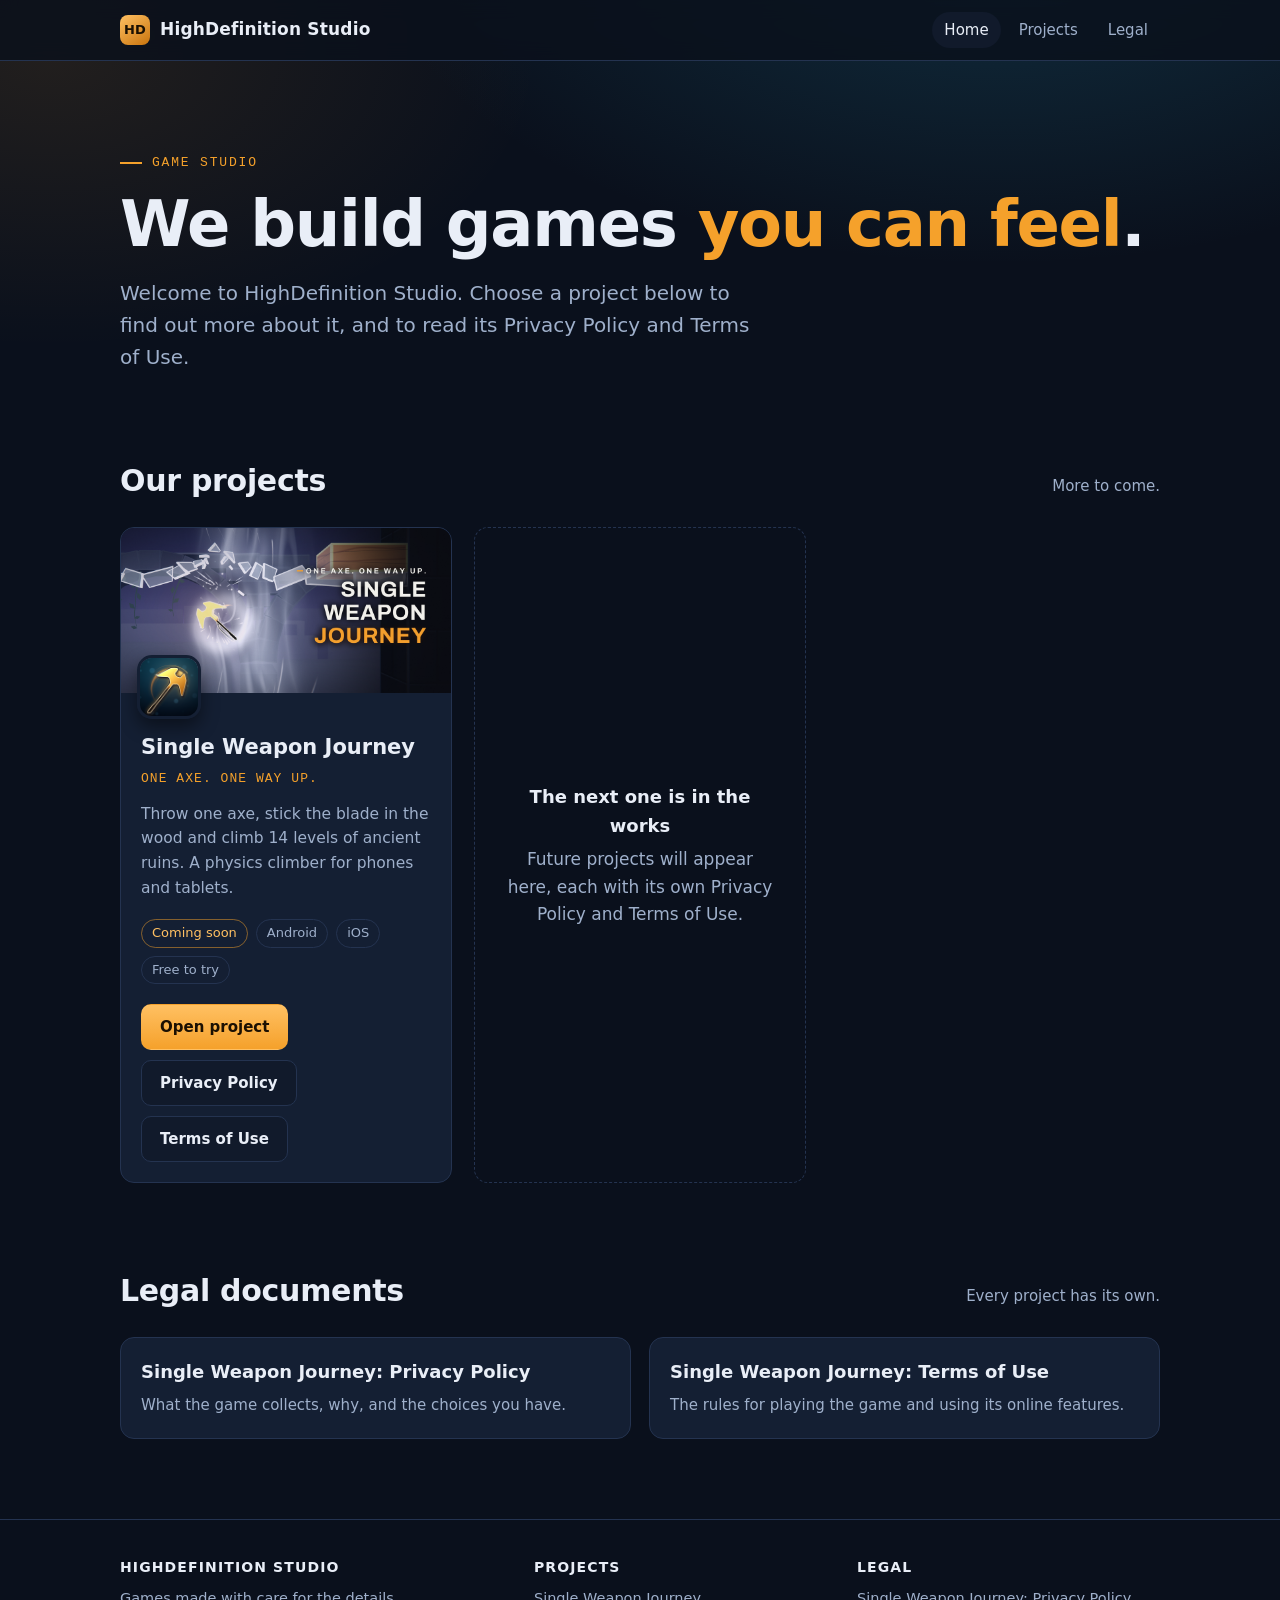
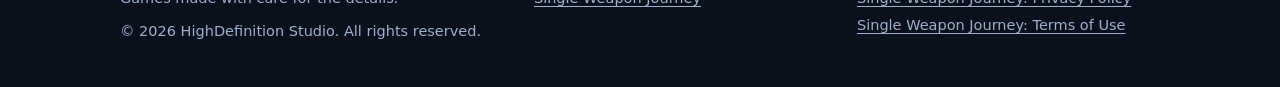
<file: index.html>
<!doctype html>
<html lang="en">
<head>
  <meta charset="utf-8">
  <meta name="viewport" content="width=device-width, initial-scale=1">
  <title>HighDefinition Studio</title>
  <meta name="description" content="HighDefinition Studio makes games. Pick a project to learn more and to read its Privacy Policy and Terms of Use.">
  <meta name="theme-color" content="#0a101c">
  <link rel="icon" type="image/png" href="assets/img/swj-icon.png">
  <link rel="stylesheet" href="assets/css/site.css">

  <meta property="og:type" content="website">
  <meta property="og:title" content="HighDefinition Studio">
  <meta property="og:description" content="Games from HighDefinition Studio. Choose a project to read about it, its Privacy Policy and its Terms of Use.">
  <meta property="og:image" content="assets/img/swj-feature.png">
</head>
<body>

<header class="site-header">
  <div class="wrap">
    <a class="brand" href="index.html" aria-label="HighDefinition Studio home">
      <span class="brand-mark" aria-hidden="true">HD</span>
      <span>HighDefinition Studio</span>
    </a>
    <nav class="nav" aria-label="Main">
      <a href="index.html" aria-current="page">Home</a>
      <a href="#projects">Projects</a>
      <a href="#legal">Legal</a>
    </nav>
  </div>
</header>

<main>

  <div class="wrap hero">
    <p class="eyebrow">Game studio</p>
    <h1>We build games <em>you can feel</em>.</h1>
    <p class="lead">Welcome to HighDefinition Studio. Choose a project below to find out more about it, and to read its Privacy Policy and Terms of Use.</p>
  </div>

  <section id="projects" aria-labelledby="projects-title">
    <div class="wrap">
      <div class="section-title">
        <h2 id="projects-title">Our projects</h2>
        <p class="section-note">More to come.</p>
      </div>

      <div class="grid">

        <article class="card">
          <a class="card-media" href="single-weapon-journey/index.html" aria-label="Single Weapon Journey: open the project page" tabindex="-1">
            <img src="assets/img/swj-feature.png" width="1024" height="500" alt="">
            <img class="icon" src="assets/img/swj-icon.png" width="64" height="64" alt="">
          </a>
          <div class="card-body">
            <h3>Single Weapon Journey</h3>
            <p class="tagline">One axe. One way up.</p>
            <p class="desc">Throw one axe, stick the blade in the wood and climb 14 levels of ancient ruins. A physics climber for phones and tablets.</p>
            <ul class="chips" aria-label="Details">
              <li class="chip status">Coming soon</li>
              <li class="chip">Android</li>
              <li class="chip">iOS</li>
              <li class="chip">Free to try</li>
            </ul>
            <div class="card-actions">
              <a class="btn primary" href="single-weapon-journey/index.html">Open project</a>
              <a class="btn" href="single-weapon-journey/privacy.html">Privacy Policy</a>
              <a class="btn" href="single-weapon-journey/terms.html">Terms of Use</a>
            </div>
          </div>
        </article>

        <article class="card placeholder" aria-label="Future projects">
          <div>
            <strong>The next one is in the works</strong>
            Future projects will appear here, each with its own Privacy Policy and Terms of Use.
          </div>
        </article>

      </div>
    </div>
  </section>

  <section id="legal" aria-labelledby="legal-title">
    <div class="wrap">
      <div class="section-title">
        <h2 id="legal-title">Legal documents</h2>
        <p class="section-note">Every project has its own.</p>
      </div>

      <div class="legal-links">
        <a class="legal-link" href="single-weapon-journey/privacy.html">
          <strong>Single Weapon Journey: Privacy Policy</strong>
          <span>What the game collects, why, and the choices you have.</span>
        </a>
        <a class="legal-link" href="single-weapon-journey/terms.html">
          <strong>Single Weapon Journey: Terms of Use</strong>
          <span>The rules for playing the game and using its online features.</span>
        </a>
      </div>
    </div>
  </section>

</main>

<footer class="site-footer">
  <div class="wrap">
    <div>
      <h4>HighDefinition Studio</h4>
      <p>Games made with care for the details.</p>
      <p style="margin-top:10px">&copy; 2026 HighDefinition Studio. All rights reserved.</p>
    </div>
    <div>
      <h4>Projects</h4>
      <ul>
        <li><a href="single-weapon-journey/index.html">Single Weapon Journey</a></li>
      </ul>
    </div>
    <div>
      <h4>Legal</h4>
      <ul>
        <li><a href="single-weapon-journey/privacy.html">Single Weapon Journey: Privacy Policy</a></li>
        <li><a href="single-weapon-journey/terms.html">Single Weapon Journey: Terms of Use</a></li>
      </ul>
    </div>
  </div>
</footer>

</body>
</html>
</file>
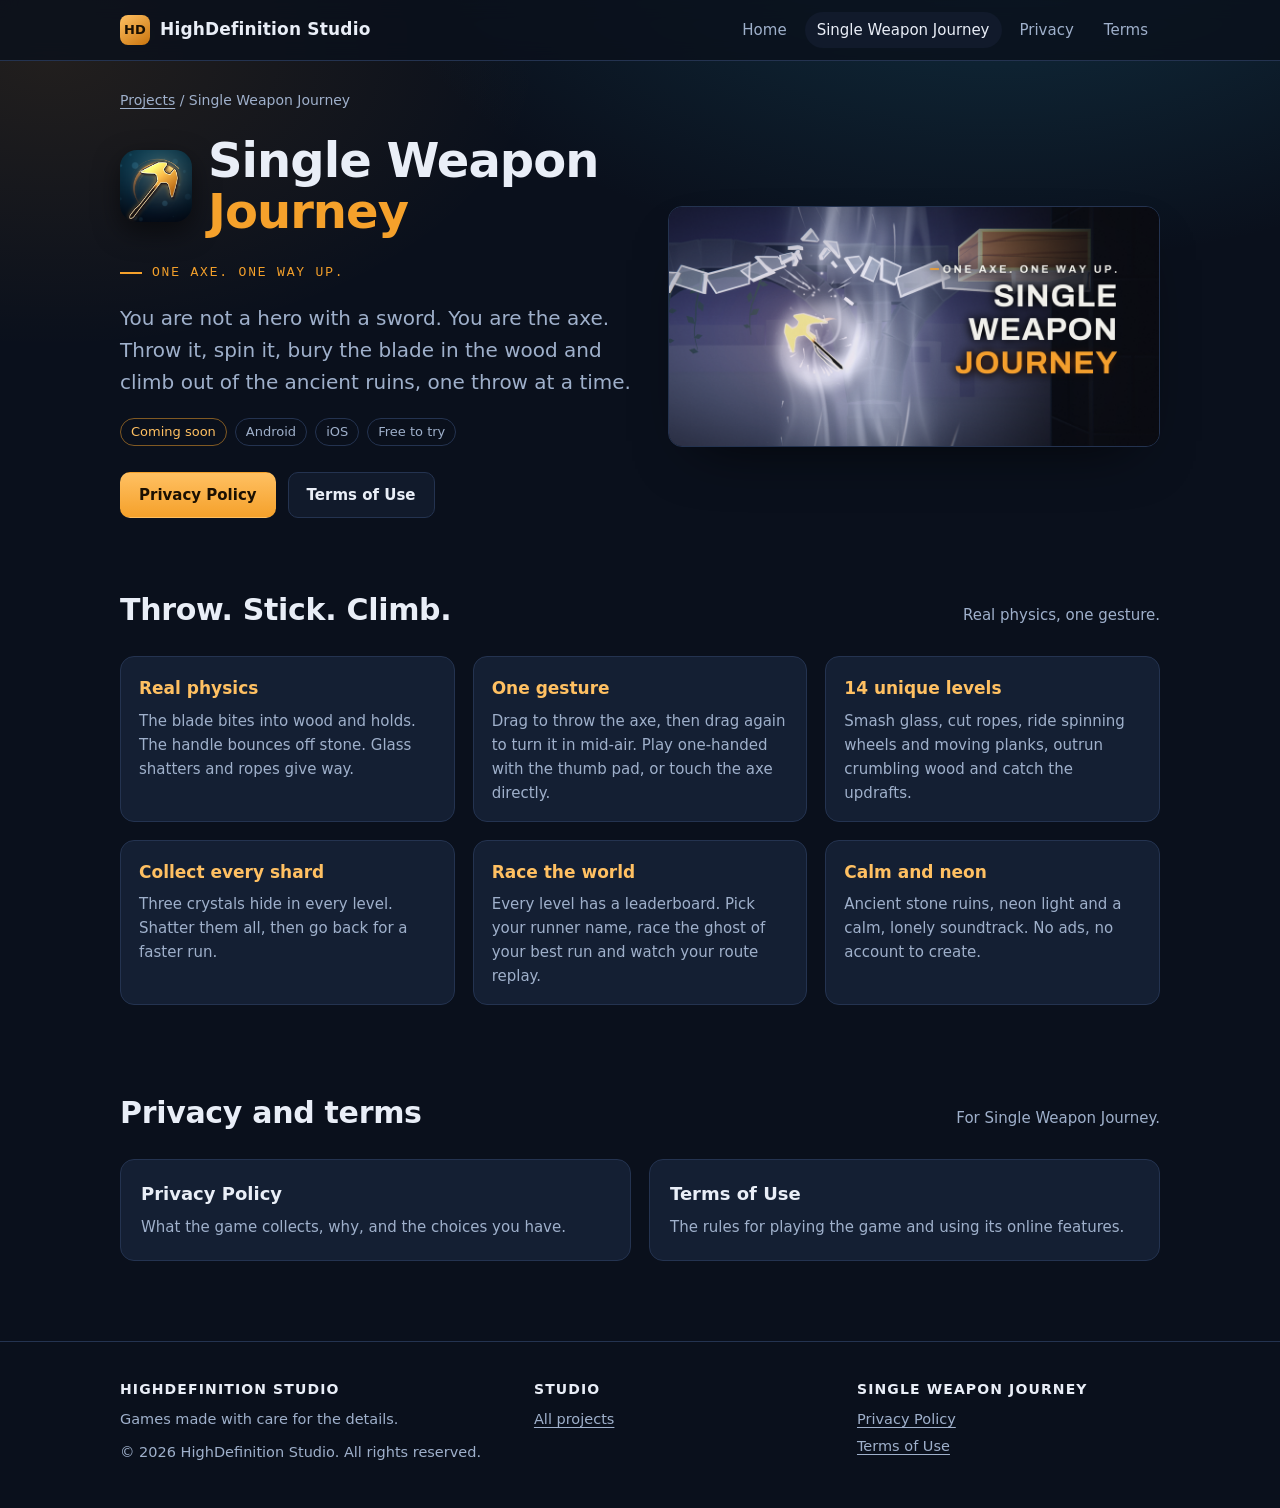
<file: single-weapon-journey/index.html>
<!doctype html>
<html lang="en">
<head>
  <meta charset="utf-8">
  <meta name="viewport" content="width=device-width, initial-scale=1">
  <title>Single Weapon Journey | HighDefinition Studio</title>
  <meta name="description" content="Single Weapon Journey: throw one axe, stick the blade in the wood and climb 14 levels of ancient ruins. Read its Privacy Policy and Terms of Use.">
  <meta name="theme-color" content="#0a101c">
  <link rel="icon" type="image/png" href="../assets/img/swj-icon.png">
  <link rel="stylesheet" href="../assets/css/site.css">

  <meta property="og:type" content="website">
  <meta property="og:title" content="Single Weapon Journey">
  <meta property="og:description" content="One axe. One way up. Throw it, stick it in the wood and climb the ruins.">
  <meta property="og:image" content="../assets/img/swj-feature.png">
</head>
<body>

<header class="site-header">
  <div class="wrap">
    <a class="brand" href="../index.html" aria-label="HighDefinition Studio home">
      <span class="brand-mark" aria-hidden="true">HD</span>
      <span>HighDefinition Studio</span>
    </a>
    <nav class="nav" aria-label="Main">
      <a href="../index.html">Home</a>
      <a href="index.html" aria-current="page">Single Weapon Journey</a>
      <a href="privacy.html">Privacy</a>
      <a href="terms.html">Terms</a>
    </nav>
  </div>
</header>

<main>
  <div class="wrap">

    <p class="crumbs"><a href="../index.html">Projects</a> / Single Weapon Journey</p>

    <div class="project-hero">
      <div>
        <div class="project-title">
          <img src="../assets/img/swj-icon.png" width="72" height="72" alt="Single Weapon Journey app icon">
          <h1>Single Weapon <em>Journey</em></h1>
        </div>
        <p class="eyebrow">One axe. One way up.</p>
        <p class="lead">You are not a hero with a sword. You are the axe. Throw it, spin it, bury the blade in the wood and climb out of the ancient ruins, one throw at a time.</p>
        <ul class="chips" aria-label="Details" style="margin-top:20px">
          <li class="chip status">Coming soon</li>
          <li class="chip">Android</li>
          <li class="chip">iOS</li>
          <li class="chip">Free to try</li>
        </ul>
        <div class="actions">
          <a class="btn primary" href="privacy.html">Privacy Policy</a>
          <a class="btn" href="terms.html">Terms of Use</a>
        </div>
      </div>

      <div class="shot">
        <img src="../assets/img/swj-feature.png" width="1024" height="500" alt="The axe smashing through a glass pane in Single Weapon Journey">
      </div>
    </div>

  </div>

  <section aria-labelledby="about-title">
    <div class="wrap">
      <div class="section-title">
        <h2 id="about-title">Throw. Stick. Climb.</h2>
        <p class="section-note">Real physics, one gesture.</p>
      </div>

      <ul class="features">
        <li>
          <h3>Real physics</h3>
          <p>The blade bites into wood and holds. The handle bounces off stone. Glass shatters and ropes give way.</p>
        </li>
        <li>
          <h3>One gesture</h3>
          <p>Drag to throw the axe, then drag again to turn it in mid-air. Play one-handed with the thumb pad, or touch the axe directly.</p>
        </li>
        <li>
          <h3>14 unique levels</h3>
          <p>Smash glass, cut ropes, ride spinning wheels and moving planks, outrun crumbling wood and catch the updrafts.</p>
        </li>
        <li>
          <h3>Collect every shard</h3>
          <p>Three crystals hide in every level. Shatter them all, then go back for a faster run.</p>
        </li>
        <li>
          <h3>Race the world</h3>
          <p>Every level has a leaderboard. Pick your runner name, race the ghost of your best run and watch your route replay.</p>
        </li>
        <li>
          <h3>Calm and neon</h3>
          <p>Ancient stone ruins, neon light and a calm, lonely soundtrack. No ads, no account to create.</p>
        </li>
      </ul>
    </div>
  </section>

  <section aria-labelledby="legal-title">
    <div class="wrap">
      <div class="section-title">
        <h2 id="legal-title">Privacy and terms</h2>
        <p class="section-note">For Single Weapon Journey.</p>
      </div>

      <div class="legal-links">
        <a class="legal-link" href="privacy.html">
          <strong>Privacy Policy</strong>
          <span>What the game collects, why, and the choices you have.</span>
        </a>
        <a class="legal-link" href="terms.html">
          <strong>Terms of Use</strong>
          <span>The rules for playing the game and using its online features.</span>
        </a>
      </div>
    </div>
  </section>
</main>

<footer class="site-footer">
  <div class="wrap">
    <div>
      <h4>HighDefinition Studio</h4>
      <p>Games made with care for the details.</p>
      <p style="margin-top:10px">&copy; 2026 HighDefinition Studio. All rights reserved.</p>
    </div>
    <div>
      <h4>Studio</h4>
      <ul>
        <li><a href="../index.html">All projects</a></li>
      </ul>
    </div>
    <div>
      <h4>Single Weapon Journey</h4>
      <ul>
        <li><a href="privacy.html">Privacy Policy</a></li>
        <li><a href="terms.html">Terms of Use</a></li>
      </ul>
    </div>
  </div>
</footer>

</body>
</html>
</file>
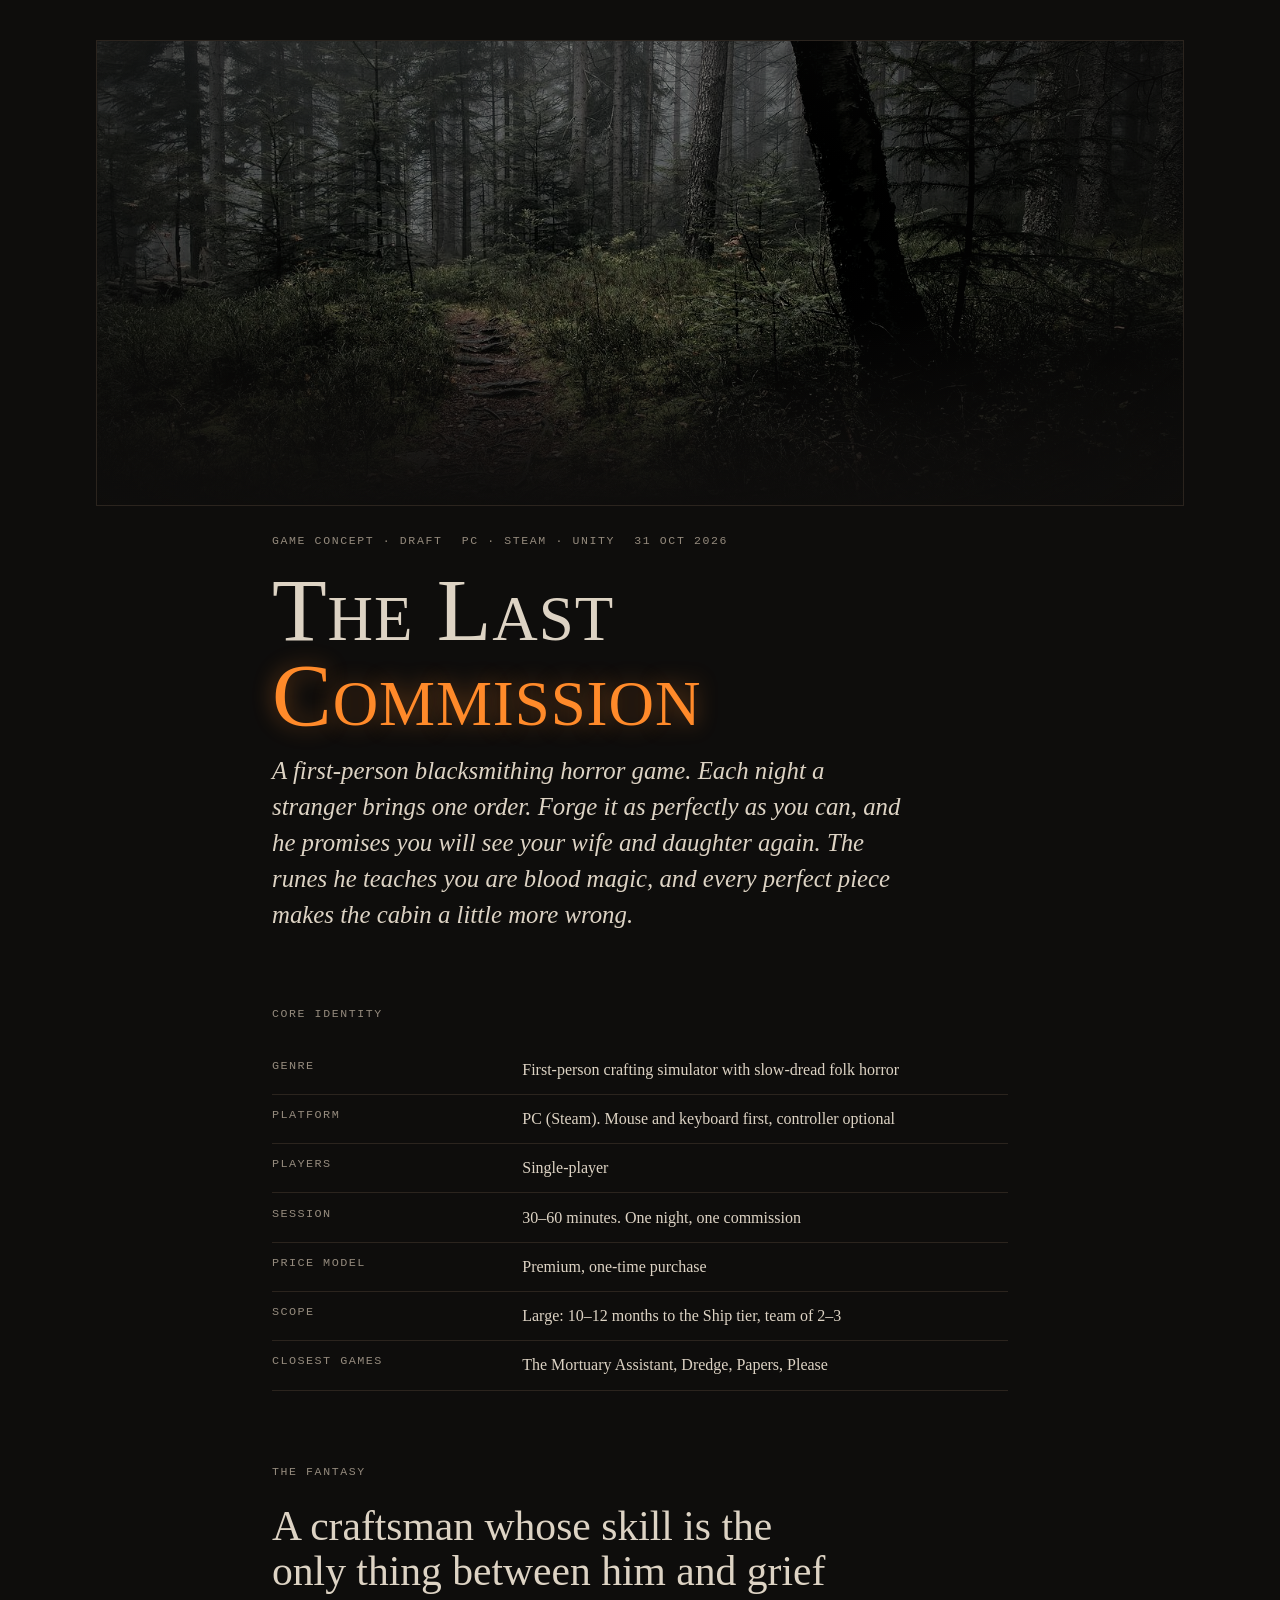
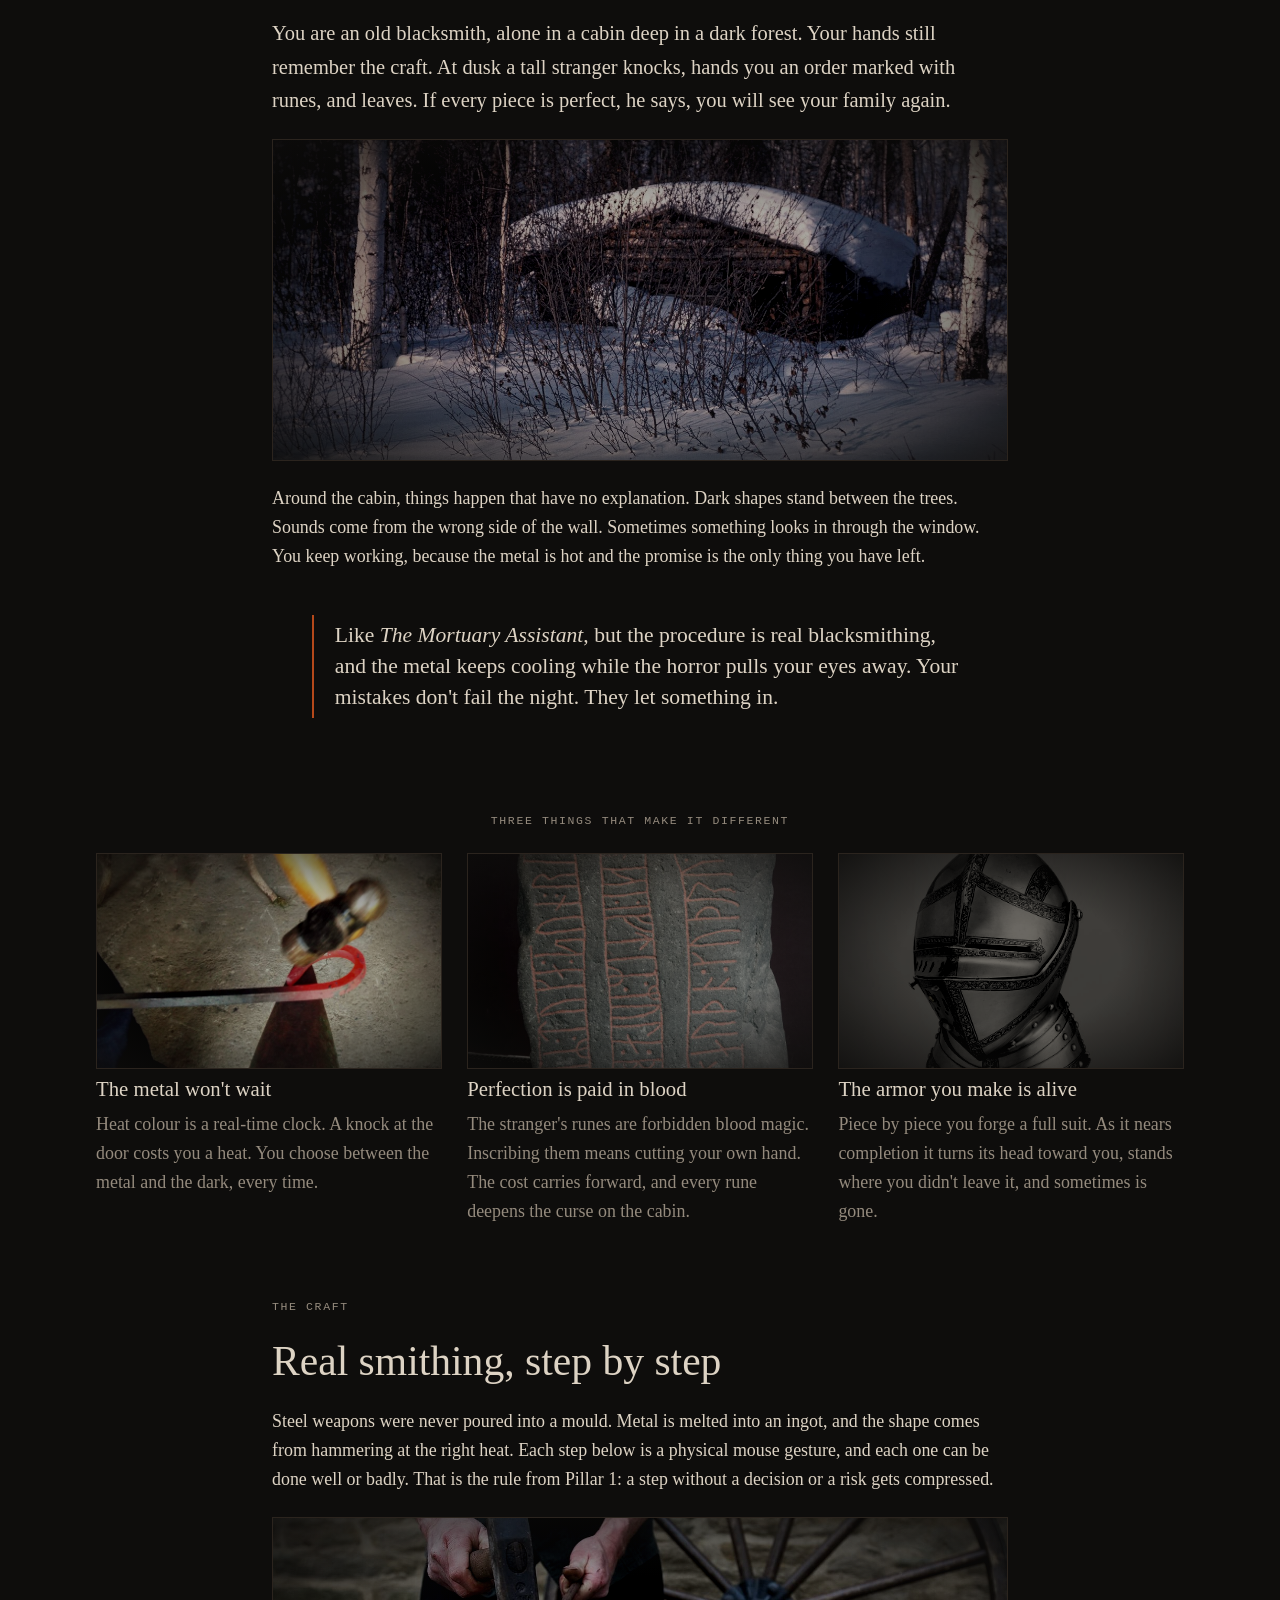
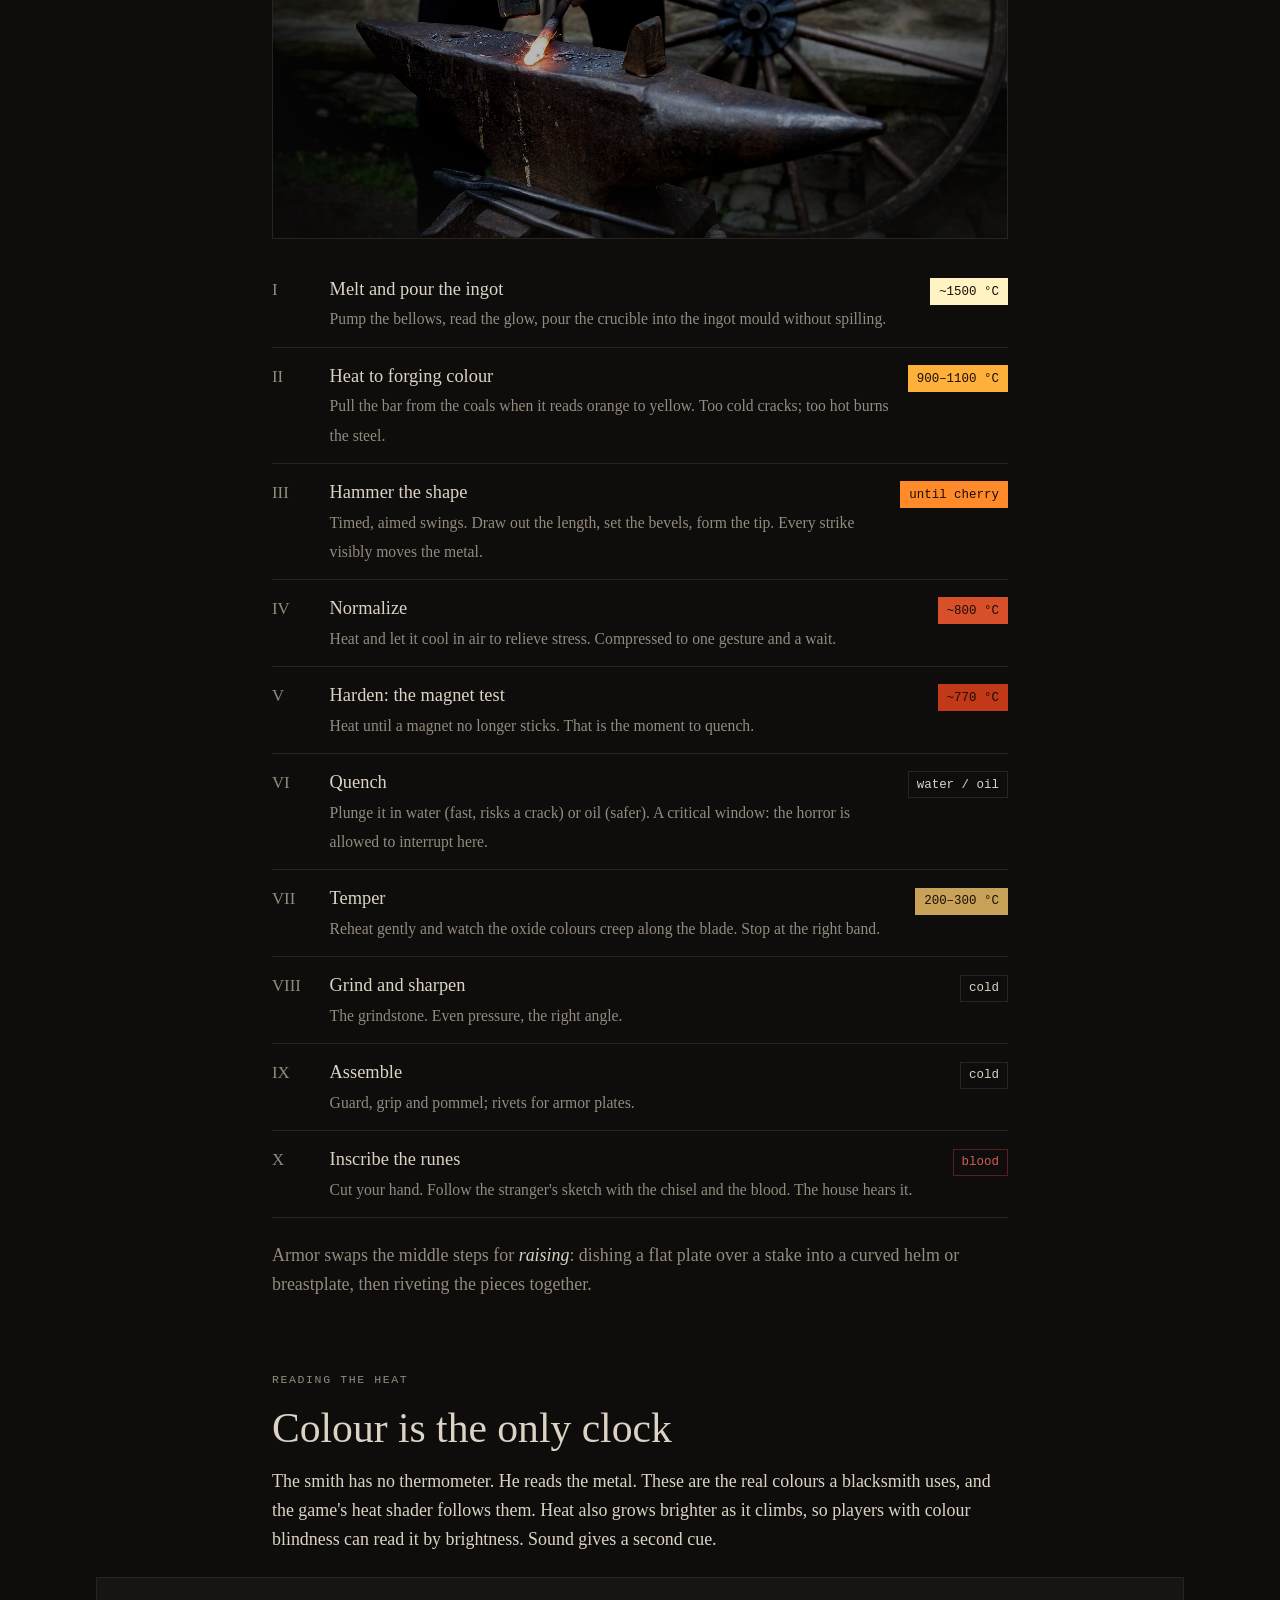
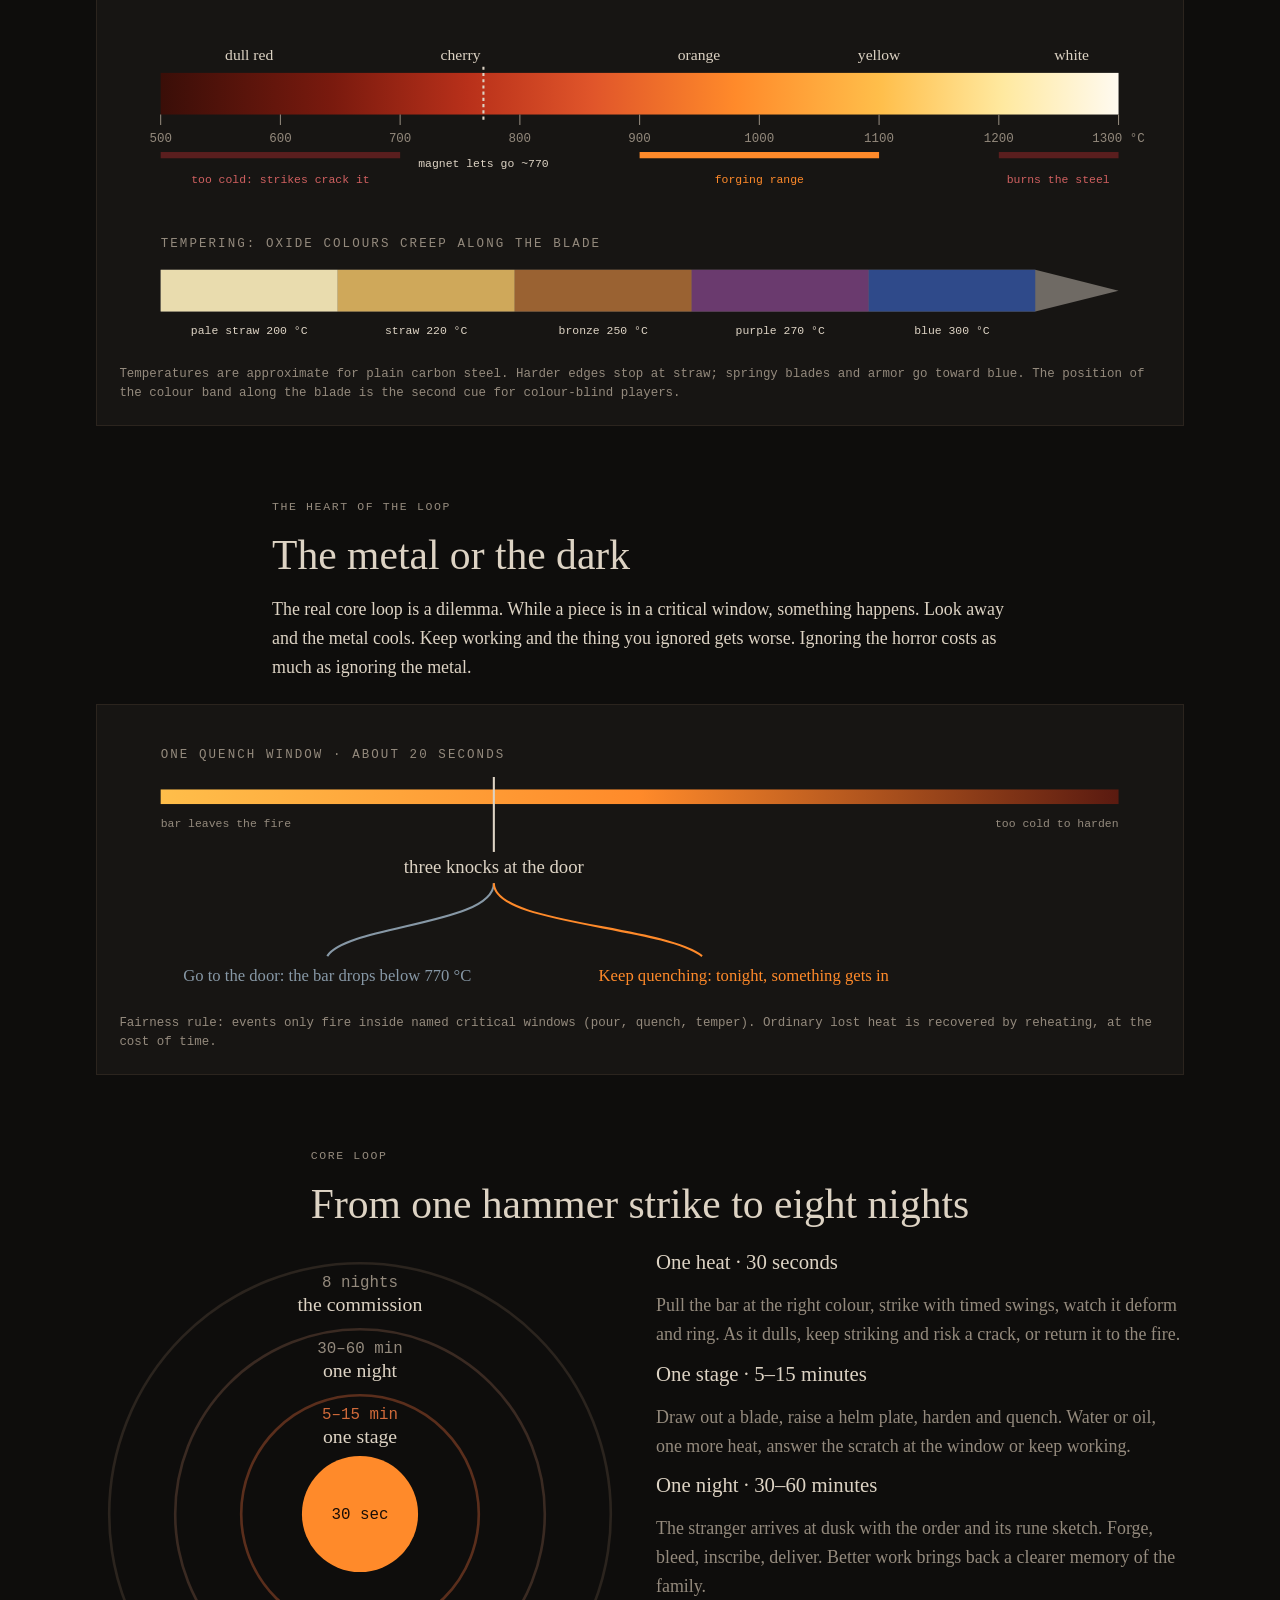
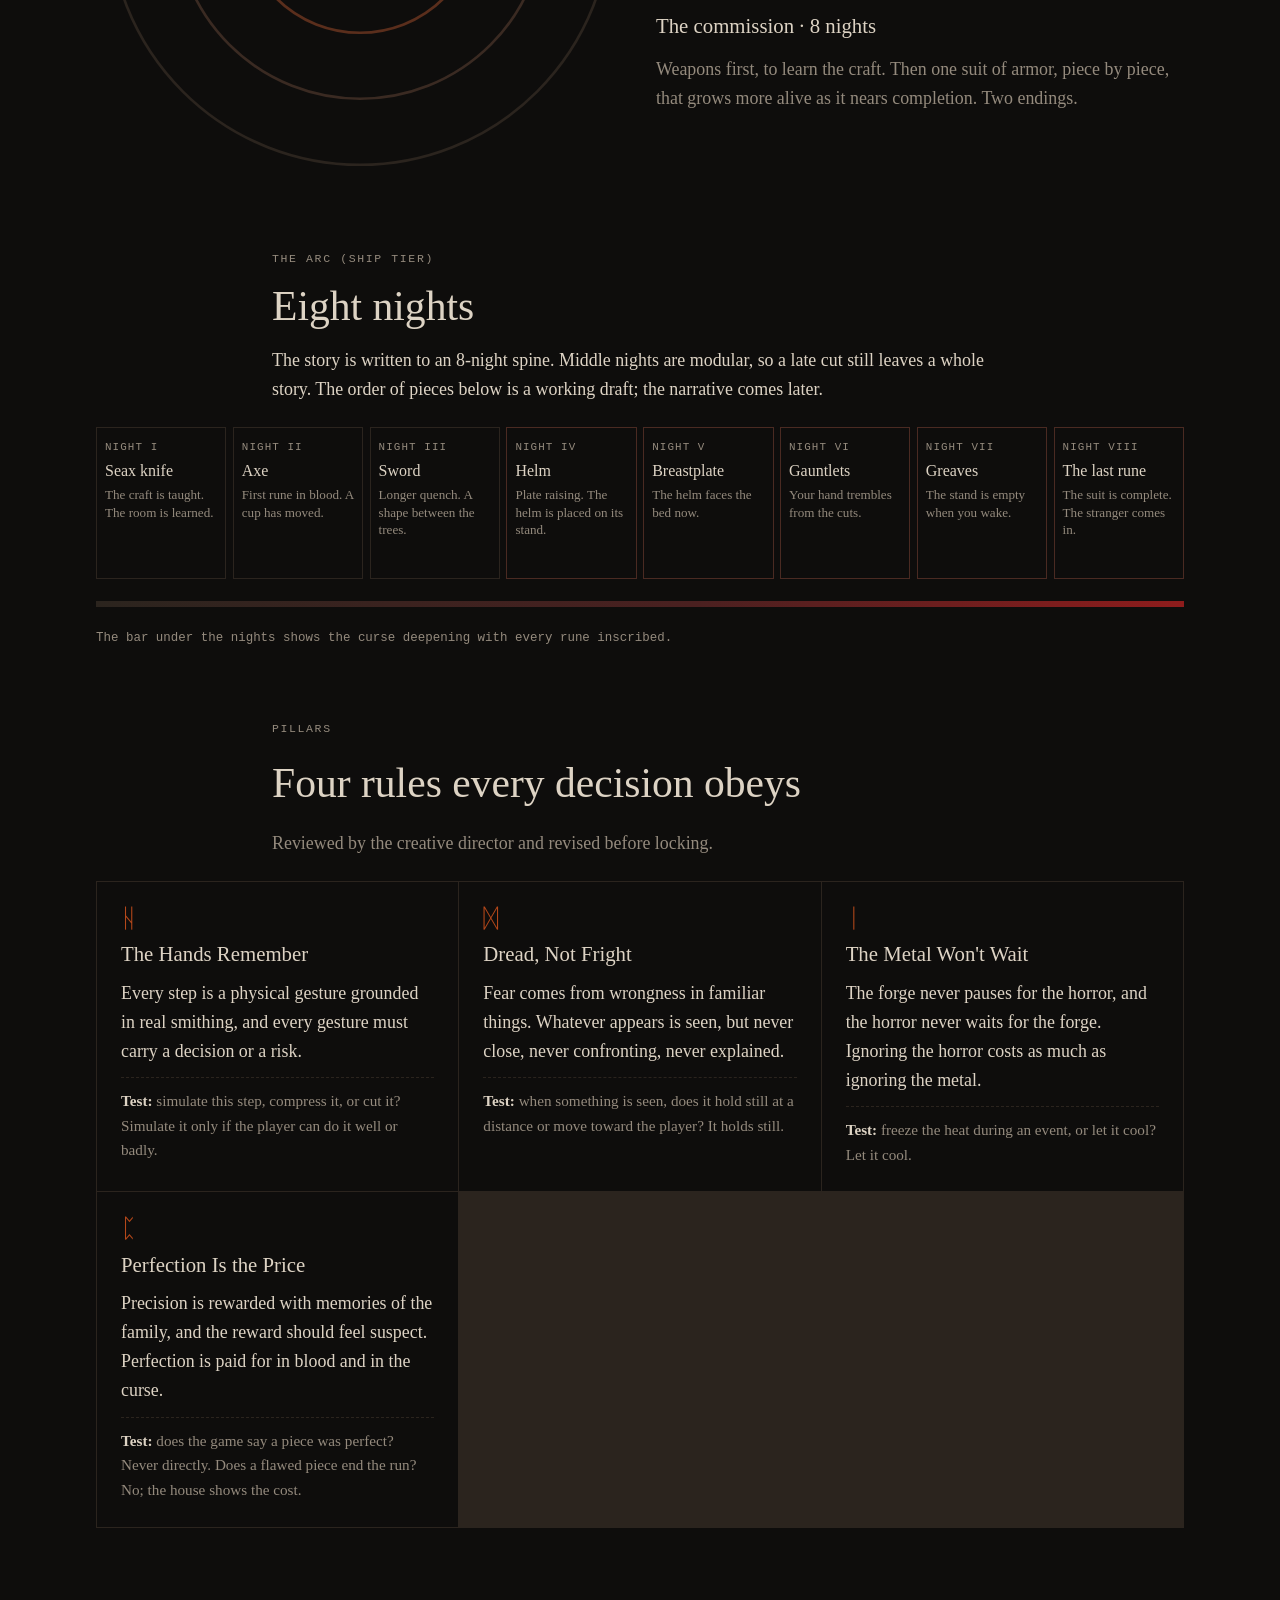
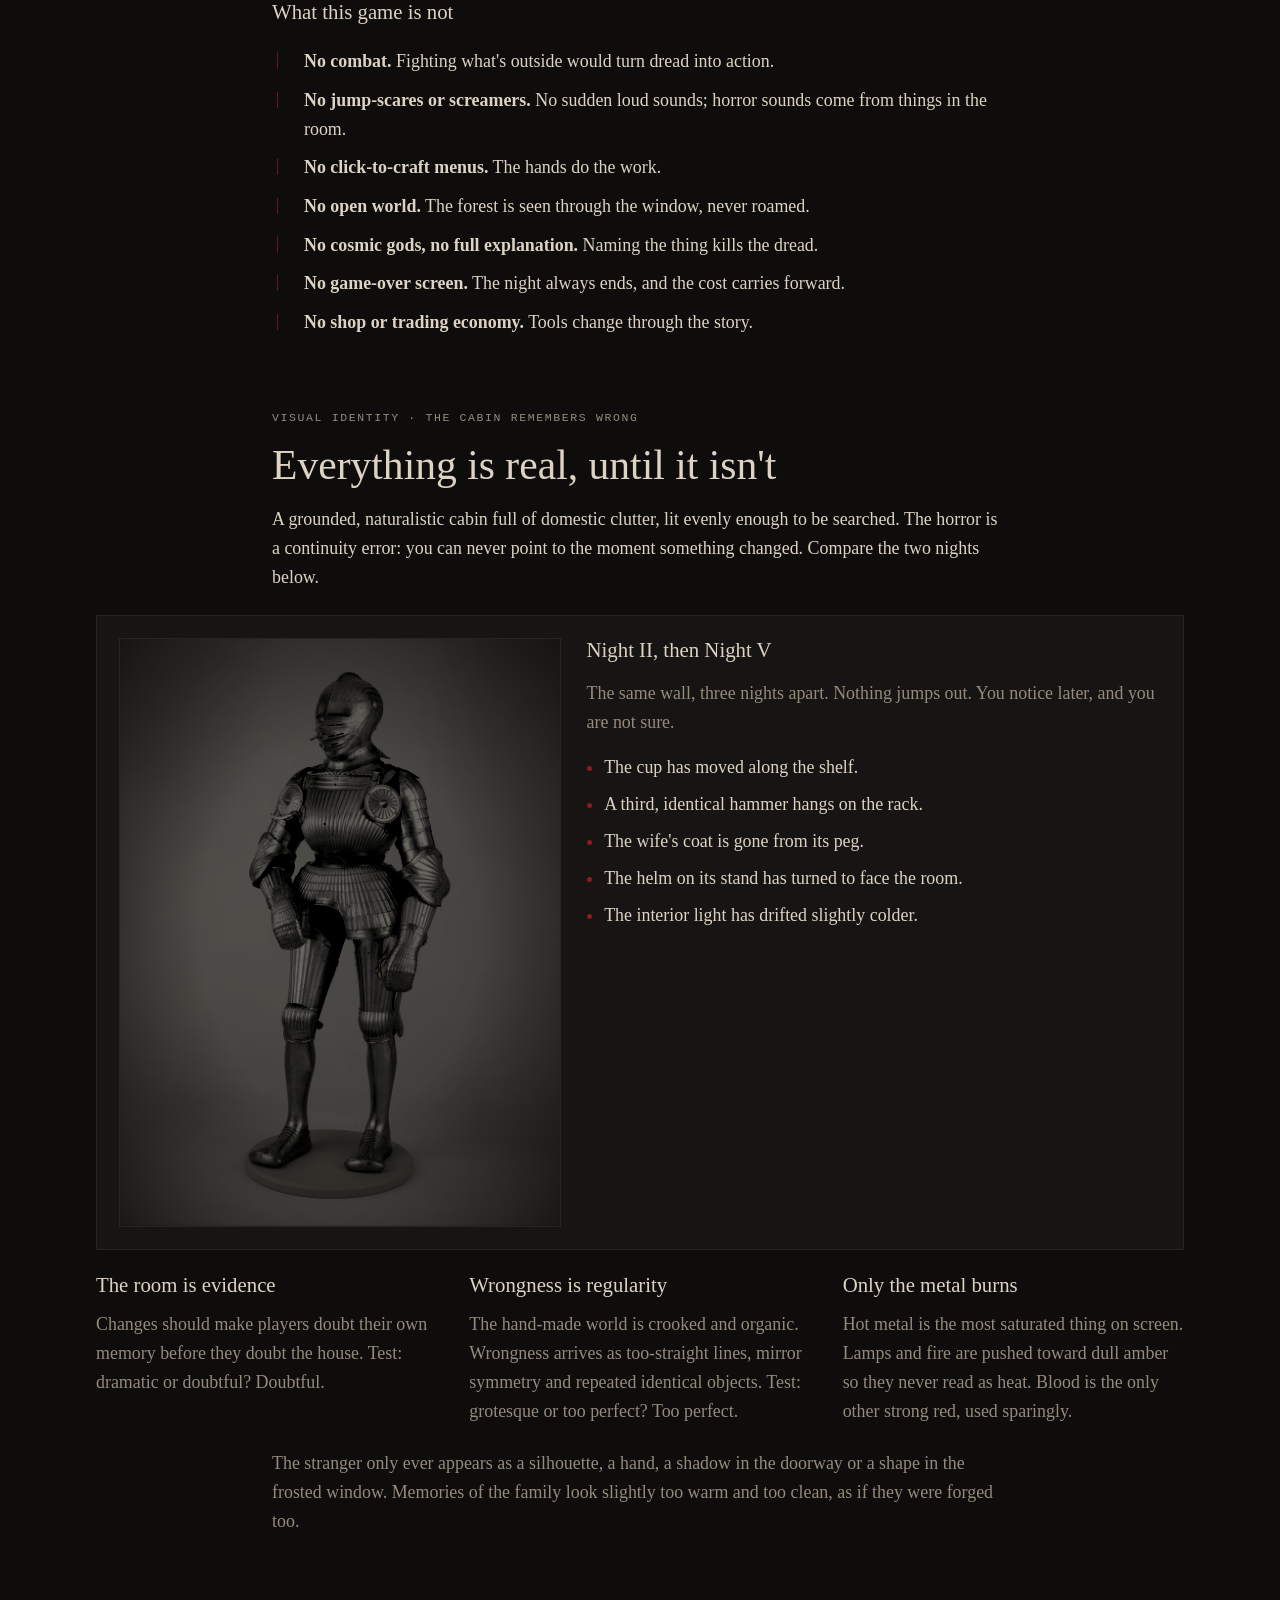
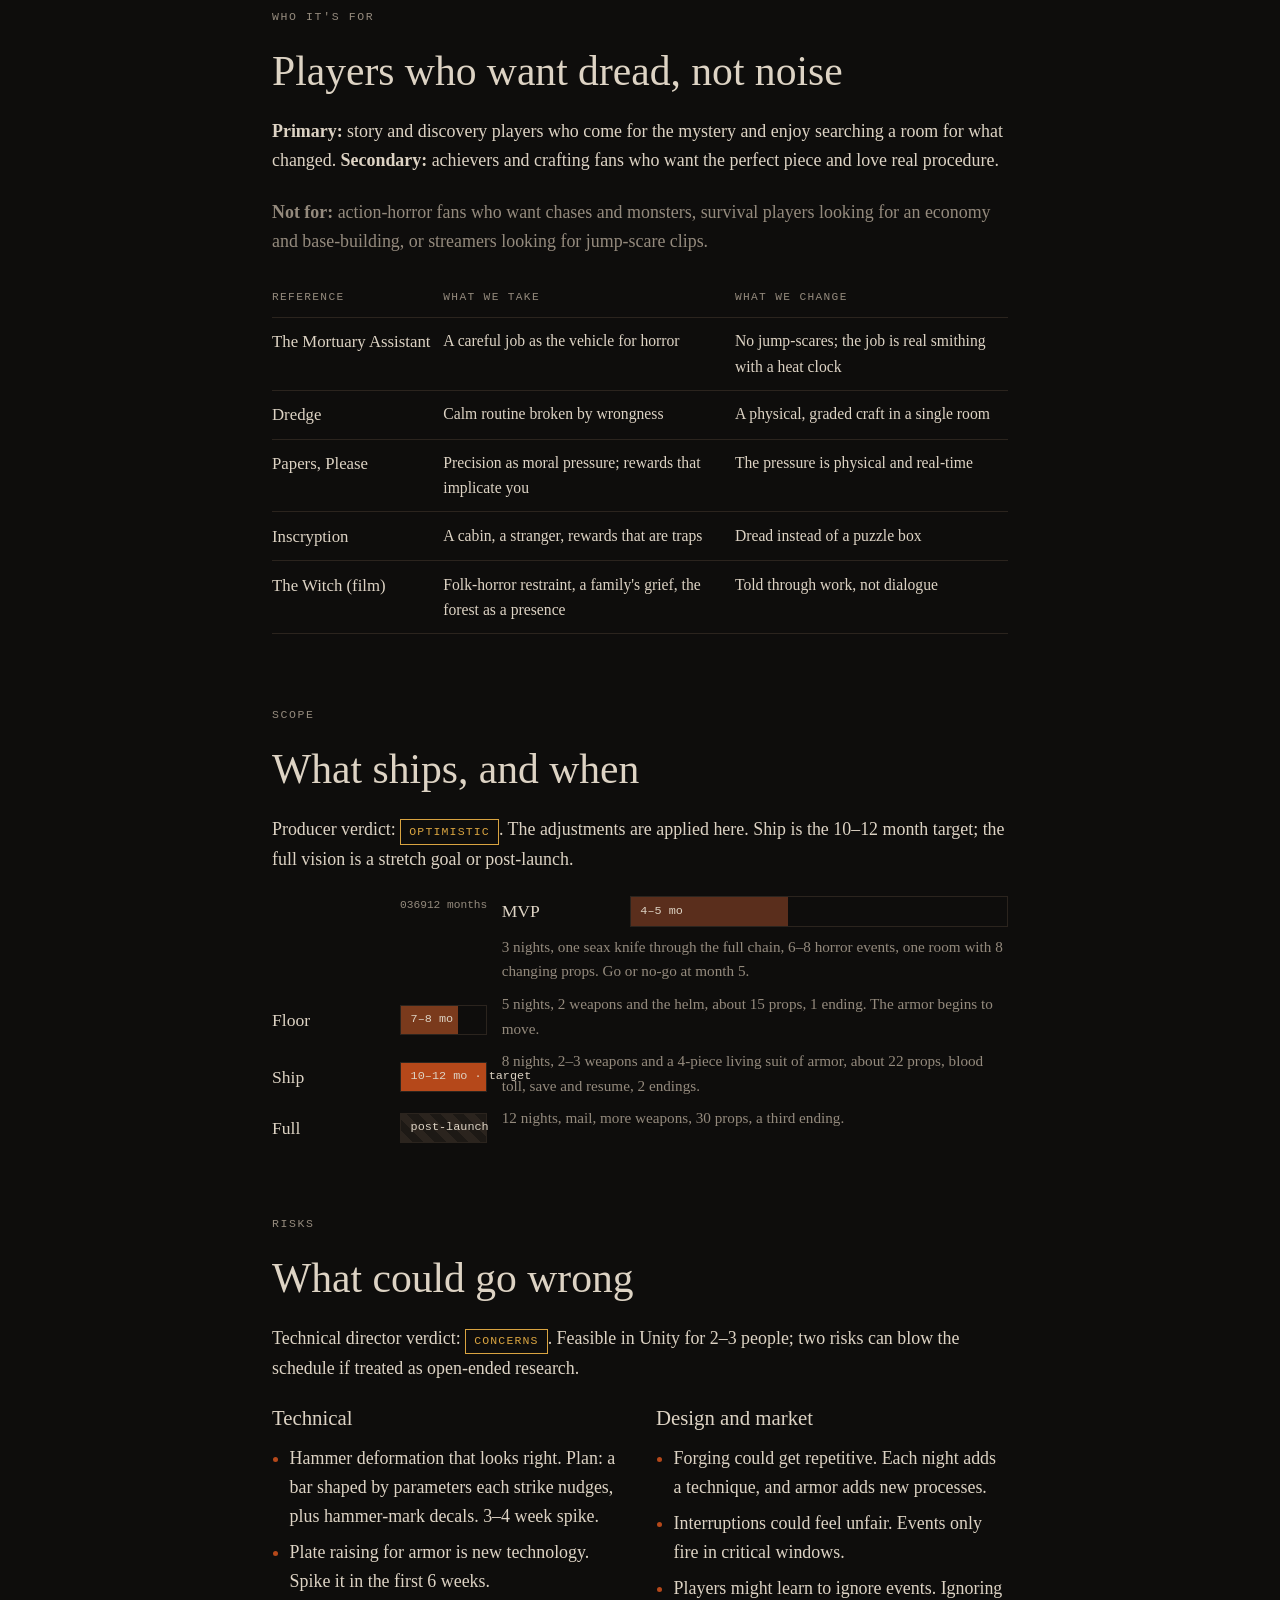
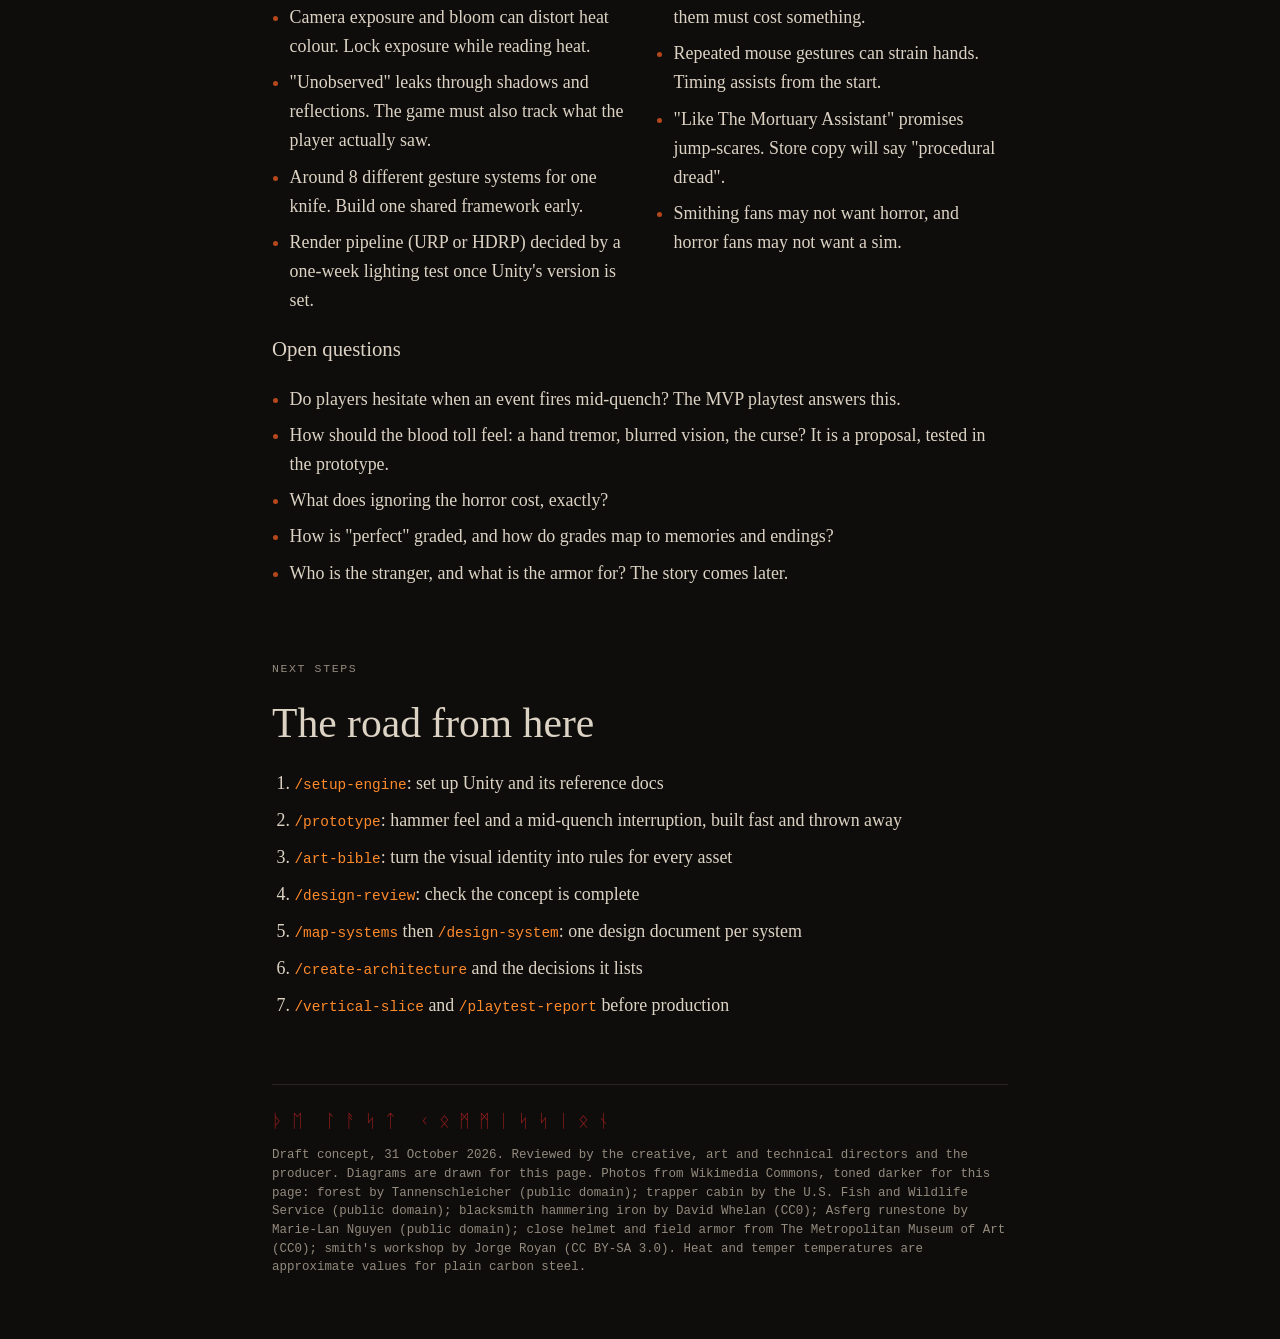
<file: the-last-commission/index.html>
<!doctype html>
<html lang="en">
<head>
<meta charset="utf-8">
<meta name="viewport" content="width=device-width, initial-scale=1, viewport-fit=cover">
<style>[hidden]{display:none!important}body{margin:0}img{max-width:100%}:root{padding-top:env(safe-area-inset-top,0px);padding-bottom:env(safe-area-inset-bottom,0px)}</style>
<title>The Last Commission</title>
<meta name="robots" content="noindex, nofollow">
<meta name="description" content="Game concept: The Last Commission, a first-person blacksmithing horror game.">
<style>
/* Layout: one narrow reading column, like a smith's ledger, broken by full-width illustrated "plates" drawn by firelight. Single dark look by choice: this page is the cabin at night. */
:root {
  --soot: #0e0d0c;      /* page ground */
  --ash: #171513;       /* plate ground */
  --umber: #2b241e;     /* rules, borders */
  --bone: #ddd3c4;      /* body text */
  --dust: #948a7d;      /* secondary text */
  --heat: #ff8a2a;      /* hot metal: the only saturated colour */
  --heat-dim: #b5481a;
  --blood: #8e1c1c;
  --moon: #8798a6;      /* cold outside light */
  --display: "Iowan Old Style", "Palatino Linotype", Palatino, "Book Antiqua", Georgia, serif;
  --display-i: "Iowan Old Style", "Palatino Linotype", Palatino, "Book Antiqua", Georgia, serif;
  --body: Georgia, "Times New Roman", serif;
  --mono: ui-monospace, "Cascadia Mono", Consolas, Menlo, monospace;
  --rune: "Segoe UI Historic", "Noto Sans Runic", serif;
  color-scheme: dark;
}
* { box-sizing: border-box; }
body {
  background: var(--soot);
  color: var(--bone);
  font-family: var(--body);
  font-size: 1.12rem;
  line-height: 1.62;
  padding-left: max(16px, env(safe-area-inset-left, 0px));
  padding-right: max(16px, env(safe-area-inset-right, 0px));
  padding-block: 0 4rem;
}
.col { max-width: 46rem; margin-inline: auto; }
.wide { max-width: 68rem; margin-inline: auto; }
h1, h2, h3 { font-family: var(--display); font-weight: 400; text-wrap: balance; color: var(--bone); margin: 0; }
h2 { font-size: clamp(1.9rem, 4.5vw, 2.6rem); line-height: 1.1; }
h3 { font-size: 1.3rem; line-height: 1.2; }
p { margin: 0; }
em { color: var(--bone); }
a { color: var(--heat); }
.label { font-family: var(--mono); font-size: .72rem; letter-spacing: .14em; text-transform: uppercase; color: var(--dust); }
.rune { font-family: var(--rune); color: var(--blood); letter-spacing: .5em; }
section { padding-block: 4.5rem 0; display: grid; gap: 1.4rem; }
.lede { font-size: 1.28rem; color: var(--bone); }
.muted { color: var(--dust); }
.stack { display: grid; gap: 1rem; }

/* ---------- Hero ---------- */
.hero { padding-block: 2.5rem 0; display: grid; gap: 1.6rem; }
.hero-art { position: relative; border: 1px solid var(--umber); background: var(--ash); overflow: hidden; }
.hero-art svg { display: block; width: 100%; height: auto; }
.hero h1 { font-variant: small-caps; font-size: clamp(2.8rem, 9vw, 5.6rem); line-height: .95; letter-spacing: .01em; }
.hero h1 span { color: var(--heat); text-shadow: 0 0 22px rgba(255,138,42,.45); }
.pitch { font-family: var(--display-i); font-style: italic; font-size: clamp(1.25rem, 2.6vw, 1.55rem); line-height: 1.45; color: var(--bone); max-width: 40rem; }
.status { display: flex; flex-wrap: wrap; gap: .5rem 1.2rem; }

/* ---------- Identity table ---------- */
.ledger { width: 100%; border-collapse: collapse; font-size: 1rem; }
.ledger th, .ledger td { text-align: left; vertical-align: top; padding: .7rem 0; border-bottom: 1px solid var(--umber); }
.ledger th { font-family: var(--mono); font-weight: 400; font-size: .74rem; letter-spacing: .12em; text-transform: uppercase; color: var(--dust); width: 34%; padding-right: 1rem; }

/* ---------- Pull quote / hook ---------- */
.hook { border-left: 2px solid var(--heat-dim); padding: .3rem 0 .3rem 1.3rem; font-family: var(--display-i); font-size: 1.35rem; line-height: 1.45; }
.trio { display: grid; grid-template-columns: repeat(auto-fit, minmax(13rem, 1fr)); gap: 1.6rem; }
.trio > div { display: grid; gap: .5rem; align-content: start; min-width: 0; }
.trio svg { width: 100%; height: auto; max-width: 100%; }

/* ---------- Plates (illustrations) ---------- */
.plate { background: var(--ash); border: 1px solid var(--umber); padding: 1.4rem; display: grid; gap: 1rem; }
.plate svg { width: 100%; height: auto; display: block; }
.caption { font-family: var(--mono); font-size: .78rem; color: var(--dust); line-height: 1.5; }
.scroll-x { overflow-x: auto; }

/* ---------- Forging chain ---------- */
.chain { list-style: none; margin: 0; padding: 0; display: grid; gap: 0; counter-reset: step; }
.chain li { display: grid; grid-template-columns: 2.6rem 1fr auto; gap: 1rem; align-items: baseline; padding: .85rem 0; border-bottom: 1px solid var(--umber); counter-increment: step; }
.chain li::before { content: counter(step, upper-roman); font-family: var(--display); color: var(--dust); font-size: 1.05rem; }
.chain b { font-family: var(--display); font-weight: 400; font-size: 1.15rem; color: var(--bone); display: block; }
.chain span.d { color: var(--dust); font-size: .98rem; }
.chain .t { font-family: var(--mono); font-size: .78rem; white-space: nowrap; padding: .15rem .5rem; border: 1px solid var(--umber); color: var(--bone); }
.chain .t.hot { color: #1a0d05; border-color: transparent; }
.chain li > div { min-width: 0; }

/* ---------- Pillars ---------- */
.pillars { display: grid; grid-template-columns: repeat(auto-fit, minmax(19rem, 1fr)); gap: 1px; background: var(--umber); border: 1px solid var(--umber); }
.pillar { background: var(--soot); padding: 1.5rem; display: grid; gap: .7rem; align-content: start; min-width: 0; }
.pillar .n { font-family: var(--rune); color: var(--heat-dim); font-size: 1.6rem; line-height: 1; }
.pillar .test { font-size: .95rem; color: var(--dust); border-top: 1px dashed var(--umber); padding-top: .7rem; }
.pillar .test b { color: var(--bone); font-weight: 600; }
.anti { list-style: none; margin: 0; padding: 0; display: grid; gap: .6rem; }
.anti li { display: grid; grid-template-columns: 1.4rem 1fr; gap: .6rem; }
.anti li::before { content: "ᛁ"; font-family: var(--rune); color: var(--blood); }
.anti b { font-weight: 600; }

/* ---------- Nights timeline ---------- */
.nights { display: grid; grid-template-columns: repeat(8, minmax(0, 1fr)); gap: .4rem; }
.night { border: 1px solid var(--umber); padding: .7rem .5rem; display: grid; gap: .35rem; align-content: start; min-height: 9.5rem; position: relative; background: var(--soot); }
.night .k { font-family: var(--mono); font-size: .68rem; color: var(--dust); letter-spacing: .1em; }
.night .w { font-family: var(--display); font-size: 1rem; line-height: 1.15; }
.night .c { font-size: .82rem; color: var(--dust); line-height: 1.35; }
.night.armor { border-color: #4a2a22; }
.curse { height: 6px; background: linear-gradient(90deg, #2b241e 0%, #4a2020 55%, var(--blood) 100%); }
@media (max-width: 760px) {
  .nights { grid-template-columns: repeat(2, minmax(0, 1fr)); }
  .night { min-height: 0; }
}

/* ---------- Tiers ---------- */
.tiers { display: grid; gap: .9rem; }
.tier { display: grid; grid-template-columns: 7rem 1fr; gap: 1rem; align-items: center; }
.tier .name { font-family: var(--display); font-size: 1.1rem; }
.bar-track { position: relative; height: 1.9rem; border: 1px solid var(--umber); background: var(--soot); }
.bar { position: absolute; inset: 0 auto 0 0; display: flex; align-items: center; padding-left: .6rem; font-family: var(--mono); font-size: .74rem; color: var(--bone); white-space: nowrap; }
.tier-desc { grid-column: 2; font-size: .95rem; color: var(--dust); margin-top: -.4rem; }
.axis { display: grid; grid-template-columns: 7rem 1fr; gap: 1rem; }
.axis div:last-child { display: flex; justify-content: space-between; font-family: var(--mono); font-size: .7rem; color: var(--dust); font-variant-numeric: tabular-nums; }
@media (max-width: 520px) {
  .tier, .axis { grid-template-columns: 1fr; gap: .4rem; }
  .tier-desc { grid-column: 1; margin-top: 0; }
  .axis div:first-child { display: none; }
}

/* ---------- Two-column lists ---------- */
.cols { display: grid; grid-template-columns: repeat(auto-fit, minmax(17rem, 1fr)); gap: 2rem; }
.cols > div { display: grid; gap: .8rem; align-content: start; min-width: 0; }
ul.plain { margin: 0; padding-left: 1.1rem; display: grid; gap: .45rem; }
ul.plain li::marker { color: var(--heat-dim); }
.verdict { display: inline-block; font-family: var(--mono); font-size: .72rem; letter-spacing: .1em; padding: .15rem .5rem; border: 1px solid currentColor; }
.v-warn { color: #d9a441; }
.v-ok { color: #8fae7e; }

.refs { width: 100%; border-collapse: collapse; font-size: .98rem; min-width: 36rem; }
.refs th, .refs td { text-align: left; vertical-align: top; padding: .65rem .8rem .65rem 0; border-bottom: 1px solid var(--umber); }
.refs th { font-family: var(--mono); font-weight: 400; font-size: .7rem; letter-spacing: .12em; text-transform: uppercase; color: var(--dust); }
.refs td:first-child { font-family: var(--display); font-size: 1.05rem; white-space: nowrap; }

.steps { margin: 0; padding-left: 1.4rem; display: grid; gap: .5rem; }
.steps code { font-family: var(--mono); font-size: .9rem; color: var(--heat); }
footer { padding-block: 4rem 0; }
footer .col { border-top: 1px solid var(--umber); padding-top: 1.4rem; display: grid; gap: .6rem; }

/* ---------- Photos: graded toward the cabin at night ---------- */
.photo { position: relative; margin: 0; overflow: hidden; background: var(--ash); border: 1px solid var(--umber); }
.photo img { display: block; width: 100%; height: 100%; object-fit: cover; filter: brightness(.62) contrast(1.12) saturate(.55) sepia(.12); }
.photo::after { content: ""; position: absolute; inset: 0; pointer-events: none; background: radial-gradient(ellipse at center, transparent 45%, rgba(14,13,12,.85) 100%); }
.photo.hot img { filter: brightness(.7) contrast(1.15) saturate(.8); }
.photo.museum img { filter: brightness(.42) contrast(1.35) saturate(.3) sepia(.2); }
.hero-photo { aspect-ratio: 21 / 9; }
.hero-photo::after { background: radial-gradient(ellipse at 50% 40%, transparent 30%, rgba(14,13,12,.9) 100%), linear-gradient(transparent 60%, var(--soot)); }
.trio .photo { aspect-ratio: 16 / 10; }
.wide-photo { aspect-ratio: 16 / 7; }
.side { display: grid; grid-template-columns: minmax(0, 1fr) minmax(0, 1.3fr); gap: 1.6rem; align-items: start; }
.side .photo { aspect-ratio: 3 / 4; }
@media (max-width: 640px) { .side { grid-template-columns: 1fr; } .hero-photo { aspect-ratio: 4 / 3; } }
figcaption { font-family: var(--mono); font-size: .74rem; color: var(--dust); padding-top: .5rem; }
.changes { margin: 0; padding-left: 1.1rem; display: grid; gap: .5rem; }
.changes li::marker { color: var(--blood); }

/* ---------- Motion ---------- */
@keyframes flicker { 0%,100% { opacity: .85; } 40% { opacity: 1; } 60% { opacity: .72; } }
.glow { animation: flicker 3.2s ease-in-out infinite; }
@media (prefers-reduced-motion: reduce) {
  .glow { animation: none; }
}
</style>
</head>
<body>

<header class="wide hero">
  <figure class="photo hero-photo"><img src="img/forest.jpg" alt="A dark, foggy spruce forest with a narrow path leading between the trees."></figure>
  <div class="col stack">
    <div class="status">
      <span class="label">Game concept · draft</span>
      <span class="label">PC · Steam · Unity</span>
      <span class="label">31 Oct 2026</span>
    </div>
    <h1>The Last <span>Commission</span></h1>
    <p class="pitch">A first-person blacksmithing horror game. Each night a stranger brings one order. Forge it as perfectly as you can, and he promises you will see your wife and daughter again. The runes he teaches you are blood magic, and every perfect piece makes the cabin a little more wrong.</p>
  </div>
</header>

<main>
<section class="col">
  <span class="label">Core identity</span>
  <table class="ledger">
    <tr><th>Genre</th><td>First-person crafting simulator with slow-dread folk horror</td></tr>
    <tr><th>Platform</th><td>PC (Steam). Mouse and keyboard first, controller optional</td></tr>
    <tr><th>Players</th><td>Single-player</td></tr>
    <tr><th>Session</th><td>30–60 minutes. One night, one commission</td></tr>
    <tr><th>Price model</th><td>Premium, one-time purchase</td></tr>
    <tr><th>Scope</th><td>Large: 10–12 months to the Ship tier, team of 2–3</td></tr>
    <tr><th>Closest games</th><td>The Mortuary Assistant, Dredge, Papers, Please</td></tr>
  </table>
</section>

<section class="col">
  <span class="label">The fantasy</span>
  <h2>A craftsman whose skill is the only thing between him and grief</h2>
  <p class="lede">You are an old blacksmith, alone in a cabin deep in a dark forest. Your hands still remember the craft. At dusk a tall stranger knocks, hands you an order marked with runes, and leaves. If every piece is perfect, he says, you will see your family again.</p>
  <figure class="photo wide-photo"><img src="img/cabin.jpg" alt="A low, snow-covered log cabin among birch and spruce trees." loading="lazy"><figcaption>A trapper's cabin like the smith's: low, old, and too far from anyone.</figcaption></figure>
  <p>Around the cabin, things happen that have no explanation. Dark shapes stand between the trees. Sounds come from the wrong side of the wall. Sometimes something looks in through the window. You keep working, because the metal is hot and the promise is the only thing you have left.</p>
  <blockquote class="hook">Like <em>The Mortuary Assistant</em>, but the procedure is real blacksmithing, and the metal keeps cooling while the horror pulls your eyes away. Your mistakes don't fail the night. They let something in.</blockquote>
</section>

<section class="wide">
  <div class="col stack">
    <span class="label">Three things that make it different</span>
  </div>
  <div class="trio">
    <div>
      <figure class="photo hot"><img src="img/hammering.jpg" alt="A blacksmith hammers a glowing red bar over the horn of an anvil." loading="lazy"></figure>
      <h3>The metal won't wait</h3>
      <p class="muted">Heat colour is a real-time clock. A knock at the door costs you a heat. You choose between the metal and the dark, every time.</p>
    </div>
    <div>
      <figure class="photo"><img src="img/runestone.jpg" alt="The Asferg runestone, its carved runes painted red." loading="lazy"></figure>
      <h3>Perfection is paid in blood</h3>
      <p class="muted">The stranger's runes are forbidden blood magic. Inscribing them means cutting your own hand. The cost carries forward, and every rune deepens the curse on the cabin.</p>
    </div>
    <div>
      <figure class="photo museum"><img src="img/helm.jpg" alt="A 16th-century close helmet with its visor shut." loading="lazy"></figure>
      <h3>The armor you make is alive</h3>
      <p class="muted">Piece by piece you forge a full suit. As it nears completion it turns its head toward you, stands where you didn't leave it, and sometimes is gone.</p>
    </div>
  </div>
</section>

<section class="col">
  <span class="label">The craft</span>
  <h2>Real smithing, step by step</h2>
  <p>Steel weapons were never poured into a mould. Metal is melted into an ingot, and the shape comes from hammering at the right heat. Each step below is a physical mouse gesture, and each one can be done well or badly. That is the rule from Pillar 1: a step without a decision or a risk gets compressed.</p>
  <figure class="photo hot wide-photo"><img src="img/anvil.jpg" alt="A smith holds glowing metal on an anvil with tongs and strikes it with a hammer; sparks fly." loading="lazy"><figcaption>Tongs, hammer, anvil: the work in the player's hands.</figcaption></figure>
  <ol class="chain">
    <li><div><b>Melt and pour the ingot</b><span class="d">Pump the bellows, read the glow, pour the crucible into the ingot mould without spilling.</span></div><span class="t hot" style="background:#fff3c4">~1500 °C</span></li>
    <li><div><b>Heat to forging colour</b><span class="d">Pull the bar from the coals when it reads orange to yellow. Too cold cracks; too hot burns the steel.</span></div><span class="t hot" style="background:#ffb03a">900–1100 °C</span></li>
    <li><div><b>Hammer the shape</b><span class="d">Timed, aimed swings. Draw out the length, set the bevels, form the tip. Every strike visibly moves the metal.</span></div><span class="t hot" style="background:#ff8a2a">until cherry</span></li>
    <li><div><b>Normalize</b><span class="d">Heat and let it cool in air to relieve stress. Compressed to one gesture and a wait.</span></div><span class="t hot" style="background:#d8502a">~800 °C</span></li>
    <li><div><b>Harden: the magnet test</b><span class="d">Heat until a magnet no longer sticks. That is the moment to quench.</span></div><span class="t hot" style="background:#c2391a">~770 °C</span></li>
    <li><div><b>Quench</b><span class="d">Plunge it in water (fast, risks a crack) or oil (safer). A critical window: the horror is allowed to interrupt here.</span></div><span class="t">water / oil</span></li>
    <li><div><b>Temper</b><span class="d">Reheat gently and watch the oxide colours creep along the blade. Stop at the right band.</span></div><span class="t hot" style="background:#c9a25a">200–300 °C</span></li>
    <li><div><b>Grind and sharpen</b><span class="d">The grindstone. Even pressure, the right angle.</span></div><span class="t">cold</span></li>
    <li><div><b>Assemble</b><span class="d">Guard, grip and pommel; rivets for armor plates.</span></div><span class="t">cold</span></li>
    <li><div><b>Inscribe the runes</b><span class="d">Cut your hand. Follow the stranger's sketch with the chisel and the blood. The house hears it.</span></div><span class="t" style="color:#d06060;border-color:#5a1e1e">blood</span></li>
  </ol>
  <p class="muted">Armor swaps the middle steps for <em>raising</em>: dishing a flat plate over a stake into a curved helm or breastplate, then riveting the pieces together.</p>
</section>

<section class="wide">
  <div class="col stack">
    <span class="label">Reading the heat</span>
    <h2>Colour is the only clock</h2>
    <p>The smith has no thermometer. He reads the metal. These are the real colours a blacksmith uses, and the game's heat shader follows them. Heat also grows brighter as it climbs, so players with colour blindness can read it by brightness. Sound gives a second cue.</p>
  </div>
  <div class="plate">
    <div class="scroll-x">
      <svg viewBox="0 0 1000 200" role="img" aria-label="Heat colour scale from dull red at 550 degrees to white at 1300 degrees Celsius, with the forging range, the magnet test point and the danger zones marked.">
        <defs>
          <linearGradient id="ramp" x1="0" x2="1">
            <stop offset="0" stop-color="#3a0e08"/>
            <stop offset=".18" stop-color="#7a1a0e"/>
            <stop offset=".32" stop-color="#b8301a"/>
            <stop offset=".45" stop-color="#e0552a"/>
            <stop offset=".6" stop-color="#ff8a2a"/>
            <stop offset=".75" stop-color="#ffbe4a"/>
            <stop offset=".88" stop-color="#ffe9a0"/>
            <stop offset="1" stop-color="#fffaf0"/>
          </linearGradient>
        </defs>
        <!-- scale: 500 °C at x=40, 1300 °C at x=960; 1.15 px per °C -->
        <rect x="40" y="70" width="920" height="40" fill="url(#ramp)"/>
        <g font-family="Consolas, Menlo, monospace" font-size="12" fill="#948a7d" text-anchor="middle">
          <line x1="40" y1="110" x2="40" y2="120" stroke="#948a7d"/><text x="40" y="136">500</text>
          <line x1="155" y1="110" x2="155" y2="120" stroke="#948a7d"/><text x="155" y="136">600</text>
          <line x1="270" y1="110" x2="270" y2="120" stroke="#948a7d"/><text x="270" y="136">700</text>
          <line x1="385" y1="110" x2="385" y2="120" stroke="#948a7d"/><text x="385" y="136">800</text>
          <line x1="500" y1="110" x2="500" y2="120" stroke="#948a7d"/><text x="500" y="136">900</text>
          <line x1="615" y1="110" x2="615" y2="120" stroke="#948a7d"/><text x="615" y="136">1000</text>
          <line x1="730" y1="110" x2="730" y2="120" stroke="#948a7d"/><text x="730" y="136">1100</text>
          <line x1="845" y1="110" x2="845" y2="120" stroke="#948a7d"/><text x="845" y="136">1200</text>
          <line x1="960" y1="110" x2="960" y2="120" stroke="#948a7d"/><text x="960" y="136">1300 °C</text>
        </g>
        <g font-family="Palatino Linotype, Palatino, Georgia, serif" font-size="15" fill="#ddd3c4" text-anchor="middle">
          <text x="125" y="58">dull red</text>
          <text x="328" y="58">cherry</text>
          <text x="557" y="58">orange</text>
          <text x="730" y="58">yellow</text>
          <text x="915" y="58">white</text>
        </g>
        <!-- magnet test 770 -->
        <line x1="350" y1="64" x2="350" y2="116" stroke="#ddd3c4" stroke-width="2" stroke-dasharray="3 3"/>
        <text x="350" y="160" text-anchor="middle" font-family="Consolas, Menlo, monospace" font-size="11" fill="#ddd3c4">magnet lets go ~770</text>
        <!-- forging range 900-1100 -->
        <rect x="500" y="146" width="230" height="6" fill="#ff8a2a"/>
        <text x="615" y="176" text-anchor="middle" font-family="Consolas, Menlo, monospace" font-size="11" fill="#ff8a2a">forging range</text>
        <!-- danger: below 700 cracks, above 1200 burns -->
        <rect x="40" y="146" width="230" height="6" fill="#5a1e1e"/>
        <text x="155" y="176" text-anchor="middle" font-family="Consolas, Menlo, monospace" font-size="11" fill="#d06060">too cold: strikes crack it</text>
        <rect x="845" y="146" width="115" height="6" fill="#5a1e1e"/>
        <text x="902" y="176" text-anchor="middle" font-family="Consolas, Menlo, monospace" font-size="11" fill="#d06060">burns the steel</text>
      </svg>
    </div>
    <div class="scroll-x">
      <svg viewBox="0 0 1000 120" role="img" aria-label="Tempering colours on a blade: pale straw at 200, straw at 220, bronze at 250, purple at 270, blue at 300 degrees Celsius.">
        <text x="40" y="22" font-family="Consolas, Menlo, monospace" font-size="12" fill="#948a7d" letter-spacing="2">TEMPERING: OXIDE COLOURS CREEP ALONG THE BLADE</text>
        <path d="M40 44 H880 L960 64 L880 84 H40 Z" fill="#6f6a64"/>
        <rect x="40" y="44" width="170" height="40" fill="#e9dcae"/>
        <rect x="210" y="44" width="170" height="40" fill="#cfa85a"/>
        <rect x="380" y="44" width="170" height="40" fill="#9a6232"/>
        <rect x="550" y="44" width="170" height="40" fill="#6a3a6e"/>
        <rect x="720" y="44" width="160" height="40" fill="#2f4a8a"/>
        <g font-family="Consolas, Menlo, monospace" font-size="11" fill="#ddd3c4" text-anchor="middle">
          <text x="125" y="106">pale straw 200 °C</text>
          <text x="295" y="106">straw 220 °C</text>
          <text x="465" y="106">bronze 250 °C</text>
          <text x="635" y="106">purple 270 °C</text>
          <text x="800" y="106">blue 300 °C</text>
        </g>
      </svg>
    </div>
    <p class="caption">Temperatures are approximate for plain carbon steel. Harder edges stop at straw; springy blades and armor go toward blue. The position of the colour band along the blade is the second cue for colour-blind players.</p>
  </div>
</section>

<section class="wide">
  <div class="col stack">
    <span class="label">The heart of the loop</span>
    <h2>The metal or the dark</h2>
    <p>The real core loop is a dilemma. While a piece is in a critical window, something happens. Look away and the metal cools. Keep working and the thing you ignored gets worse. Ignoring the horror costs as much as ignoring the metal.</p>
  </div>
  <div class="plate">
    <div class="scroll-x">
      <svg viewBox="0 0 1000 260" role="img" aria-label="Timeline of one quench window: the bar cools as a knock is heard; two branches show the cost of looking away (lost heat) versus the cost of ignoring it (the haunting escalates).">
        <defs>
          <linearGradient id="coolLine" x1="0" x2="1">
            <stop offset="0" stop-color="#ffbe4a"/><stop offset=".5" stop-color="#ff8a2a"/><stop offset="1" stop-color="#5a1a10"/>
          </linearGradient>
        </defs>
        <text x="40" y="30" font-family="Consolas, Menlo, monospace" font-size="12" fill="#948a7d" letter-spacing="2">ONE QUENCH WINDOW · ABOUT 20 SECONDS</text>
        <rect x="40" y="60" width="920" height="14" fill="url(#coolLine)"/>
        <text x="40" y="96" font-family="Consolas, Menlo, monospace" font-size="11" fill="#948a7d">bar leaves the fire</text>
        <text x="960" y="96" text-anchor="end" font-family="Consolas, Menlo, monospace" font-size="11" fill="#948a7d">too cold to harden</text>
        <line x1="360" y1="48" x2="360" y2="120" stroke="#ddd3c4" stroke-width="2"/>
        <text x="360" y="140" text-anchor="middle" font-family="Palatino Linotype, Palatino, Georgia, serif" font-size="18" fill="#ddd3c4">three knocks at the door</text>
        <path d="M360 150 C 360 190, 220 190, 200 220" stroke="#8798a6" stroke-width="2" fill="none"/>
        <path d="M360 150 C 360 190, 520 190, 560 220" stroke="#ff8a2a" stroke-width="2" fill="none"/>
        <text x="200" y="244" text-anchor="middle" font-family="Georgia, serif" font-size="16" fill="#8798a6">Go to the door: the bar drops below 770 °C</text>
        <text x="600" y="244" text-anchor="middle" font-family="Georgia, serif" font-size="16" fill="#ff8a2a">Keep quenching: tonight, something gets in</text>
      </svg>
    </div>
    <p class="caption">Fairness rule: events only fire inside named critical windows (pour, quench, temper). Ordinary lost heat is recovered by reheating, at the cost of time.</p>
  </div>
</section>

<section class="wide">
  <div class="col stack">
    <span class="label">Core loop</span>
    <h2>From one hammer strike to eight nights</h2>
  </div>
  <div class="cols">
    <div>
      <svg viewBox="0 0 400 400" role="img" aria-label="Four nested rings: one heat inside one stage inside one night inside eight nights.">
        <circle cx="200" cy="200" r="190" fill="none" stroke="#2b241e" stroke-width="2"/>
        <circle cx="200" cy="200" r="140" fill="none" stroke="#3a2a22" stroke-width="2"/>
        <circle cx="200" cy="200" r="90" fill="none" stroke="#5a2e1c" stroke-width="2"/>
        <circle cx="200" cy="200" r="44" fill="#ff8a2a" class="glow"/>
        <g font-family="Consolas, Menlo, monospace" font-size="12" text-anchor="middle">
          <text x="200" y="204" fill="#1a0d05">30 sec</text>
          <text x="200" y="128" fill="#d06a3a">5–15 min</text>
          <text x="200" y="78" fill="#948a7d">30–60 min</text>
          <text x="200" y="28" fill="#948a7d">8 nights</text>
        </g>
        <g font-family="Palatino Linotype, Palatino, Georgia, serif" font-size="15" fill="#ddd3c4" text-anchor="middle">
          <text x="200" y="146">one stage</text>
          <text x="200" y="96">one night</text>
          <text x="200" y="46">the commission</text>
        </g>
      </svg>
    </div>
    <div>
      <div class="stack">
        <h3>One heat · 30 seconds</h3>
        <p class="muted">Pull the bar at the right colour, strike with timed swings, watch it deform and ring. As it dulls, keep striking and risk a crack, or return it to the fire.</p>
      </div>
      <div class="stack">
        <h3>One stage · 5–15 minutes</h3>
        <p class="muted">Draw out a blade, raise a helm plate, harden and quench. Water or oil, one more heat, answer the scratch at the window or keep working.</p>
      </div>
      <div class="stack">
        <h3>One night · 30–60 minutes</h3>
        <p class="muted">The stranger arrives at dusk with the order and its rune sketch. Forge, bleed, inscribe, deliver. Better work brings back a clearer memory of the family.</p>
      </div>
      <div class="stack">
        <h3>The commission · 8 nights</h3>
        <p class="muted">Weapons first, to learn the craft. Then one suit of armor, piece by piece, that grows more alive as it nears completion. Two endings.</p>
      </div>
    </div>
  </div>
</section>

<section class="wide">
  <div class="col stack">
    <span class="label">The arc (Ship tier)</span>
    <h2>Eight nights</h2>
    <p>The story is written to an 8-night spine. Middle nights are modular, so a late cut still leaves a whole story. The order of pieces below is a working draft; the narrative comes later.</p>
  </div>
  <div class="nights">
    <div class="night"><span class="k">NIGHT I</span><span class="w">Seax knife</span><span class="c">The craft is taught. The room is learned.</span></div>
    <div class="night"><span class="k">NIGHT II</span><span class="w">Axe</span><span class="c">First rune in blood. A cup has moved.</span></div>
    <div class="night"><span class="k">NIGHT III</span><span class="w">Sword</span><span class="c">Longer quench. A shape between the trees.</span></div>
    <div class="night armor"><span class="k">NIGHT IV</span><span class="w">Helm</span><span class="c">Plate raising. The helm is placed on its stand.</span></div>
    <div class="night armor"><span class="k">NIGHT V</span><span class="w">Breastplate</span><span class="c">The helm faces the bed now.</span></div>
    <div class="night armor"><span class="k">NIGHT VI</span><span class="w">Gauntlets</span><span class="c">Your hand trembles from the cuts.</span></div>
    <div class="night armor"><span class="k">NIGHT VII</span><span class="w">Greaves</span><span class="c">The stand is empty when you wake.</span></div>
    <div class="night armor"><span class="k">NIGHT VIII</span><span class="w">The last rune</span><span class="c">The suit is complete. The stranger comes in.</span></div>
  </div>
  <div class="curse" aria-hidden="true"></div>
  <p class="caption">The bar under the nights shows the curse deepening with every rune inscribed.</p>
</section>

<section class="col">
  <span class="label">Pillars</span>
  <h2>Four rules every decision obeys</h2>
  <p class="muted">Reviewed by the creative director and revised before locking.</p>
</section>
<div class="wide" style="padding-top:1.4rem">
  <div class="pillars">
    <div class="pillar">
      <span class="n">ᚺ</span>
      <h3>The Hands Remember</h3>
      <p>Every step is a physical gesture grounded in real smithing, and every gesture must carry a decision or a risk.</p>
      <p class="test"><b>Test:</b> simulate this step, compress it, or cut it? Simulate it only if the player can do it well or badly.</p>
    </div>
    <div class="pillar">
      <span class="n">ᛞ</span>
      <h3>Dread, Not Fright</h3>
      <p>Fear comes from wrongness in familiar things. Whatever appears is seen, but never close, never confronting, never explained.</p>
      <p class="test"><b>Test:</b> when something is seen, does it hold still at a distance or move toward the player? It holds still.</p>
    </div>
    <div class="pillar">
      <span class="n">ᛁ</span>
      <h3>The Metal Won't Wait</h3>
      <p>The forge never pauses for the horror, and the horror never waits for the forge. Ignoring the horror costs as much as ignoring the metal.</p>
      <p class="test"><b>Test:</b> freeze the heat during an event, or let it cool? Let it cool.</p>
    </div>
    <div class="pillar">
      <span class="n">ᛈ</span>
      <h3>Perfection Is the Price</h3>
      <p>Precision is rewarded with memories of the family, and the reward should feel suspect. Perfection is paid for in blood and in the curse.</p>
      <p class="test"><b>Test:</b> does the game say a piece was perfect? Never directly. Does a flawed piece end the run? No; the house shows the cost.</p>
    </div>
  </div>
</div>

<section class="col">
  <h3>What this game is not</h3>
  <ul class="anti">
    <li><span><b>No combat.</b> Fighting what's outside would turn dread into action.</span></li>
    <li><span><b>No jump-scares or screamers.</b> No sudden loud sounds; horror sounds come from things in the room.</span></li>
    <li><span><b>No click-to-craft menus.</b> The hands do the work.</span></li>
    <li><span><b>No open world.</b> The forest is seen through the window, never roamed.</span></li>
    <li><span><b>No cosmic gods, no full explanation.</b> Naming the thing kills the dread.</span></li>
    <li><span><b>No game-over screen.</b> The night always ends, and the cost carries forward.</span></li>
    <li><span><b>No shop or trading economy.</b> Tools change through the story.</span></li>
  </ul>
</section>

<section class="wide">
  <div class="col stack">
    <span class="label">Visual identity · The Cabin Remembers Wrong</span>
    <h2>Everything is real, until it isn't</h2>
    <p>A grounded, naturalistic cabin full of domestic clutter, lit evenly enough to be searched. The horror is a continuity error: you can never point to the moment something changed. Compare the two nights below.</p>
  </div>
  <div class="plate">
    <div class="side">
      <figure class="photo museum"><img src="img/armor.jpg" alt="A full suit of 16th-century field armor standing on a round base." loading="lazy"><figcaption>The suit, as it might stand in the corner of the cabin.</figcaption></figure>
      <div class="stack">
        <h3>Night II, then Night V</h3>
        <p class="muted">The same wall, three nights apart. Nothing jumps out. You notice later, and you are not sure.</p>
        <ul class="changes">
          <li>The cup has moved along the shelf.</li>
          <li>A third, identical hammer hangs on the rack.</li>
          <li>The wife's coat is gone from its peg.</li>
          <li>The helm on its stand has turned to face the room.</li>
          <li>The interior light has drifted slightly colder.</li>
        </ul>
      </div>
    </div>
  </div>
  <div class="cols">
    <div>
      <h3>The room is evidence</h3>
      <p class="muted">Changes should make players doubt their own memory before they doubt the house. Test: dramatic or doubtful? Doubtful.</p>
    </div>
    <div>
      <h3>Wrongness is regularity</h3>
      <p class="muted">The hand-made world is crooked and organic. Wrongness arrives as too-straight lines, mirror symmetry and repeated identical objects. Test: grotesque or too perfect? Too perfect.</p>
    </div>
    <div>
      <h3>Only the metal burns</h3>
      <p class="muted">Hot metal is the most saturated thing on screen. Lamps and fire are pushed toward dull amber so they never read as heat. Blood is the only other strong red, used sparingly.</p>
    </div>
  </div>
  <div class="col stack">
    <p class="muted">The stranger only ever appears as a silhouette, a hand, a shadow in the doorway or a shape in the frosted window. Memories of the family look slightly too warm and too clean, as if they were forged too.</p>
  </div>
</section>

<section class="col">
  <span class="label">Who it's for</span>
  <h2>Players who want dread, not noise</h2>
  <p><b>Primary:</b> story and discovery players who come for the mystery and enjoy searching a room for what changed. <b>Secondary:</b> achievers and crafting fans who want the perfect piece and love real procedure.</p>
  <p class="muted"><b>Not for:</b> action-horror fans who want chases and monsters, survival players looking for an economy and base-building, or streamers looking for jump-scare clips.</p>
  <div class="scroll-x">
    <table class="refs">
      <tr><th>Reference</th><th>What we take</th><th>What we change</th></tr>
      <tr><td>The Mortuary Assistant</td><td>A careful job as the vehicle for horror</td><td>No jump-scares; the job is real smithing with a heat clock</td></tr>
      <tr><td>Dredge</td><td>Calm routine broken by wrongness</td><td>A physical, graded craft in a single room</td></tr>
      <tr><td>Papers, Please</td><td>Precision as moral pressure; rewards that implicate you</td><td>The pressure is physical and real-time</td></tr>
      <tr><td>Inscryption</td><td>A cabin, a stranger, rewards that are traps</td><td>Dread instead of a puzzle box</td></tr>
      <tr><td>The Witch (film)</td><td>Folk-horror restraint, a family's grief, the forest as a presence</td><td>Told through work, not dialogue</td></tr>
    </table>
  </div>
</section>

<section class="col">
  <span class="label">Scope</span>
  <h2>What ships, and when</h2>
  <p>Producer verdict: <span class="verdict v-warn">OPTIMISTIC</span>. The adjustments are applied here. Ship is the 10–12 month target; the full vision is a stretch goal or post-launch.</p>
  <div class="tiers">
    <div class="axis"><div></div><div><span>0</span><span>3</span><span>6</span><span>9</span><span>12 months</span></div></div>
    <div class="tier"><span class="name">MVP</span><div class="bar-track"><div class="bar" style="width:41.7%;background:#5a2e1c">4–5 mo</div></div></div>
    <p class="tier-desc">3 nights, one seax knife through the full chain, 6–8 horror events, one room with 8 changing props. Go or no-go at month 5.</p>
    <div class="tier"><span class="name">Floor</span><div class="bar-track"><div class="bar" style="width:66.7%;background:#7a3a1c">7–8 mo</div></div></div>
    <p class="tier-desc">5 nights, 2 weapons and the helm, about 15 props, 1 ending. The armor begins to move.</p>
    <div class="tier"><span class="name">Ship</span><div class="bar-track"><div class="bar" style="width:100%;background:#b5481a">10–12 mo · target</div></div></div>
    <p class="tier-desc">8 nights, 2–3 weapons and a 4-piece living suit of armor, about 22 props, blood toll, save and resume, 2 endings.</p>
    <div class="tier"><span class="name">Full</span><div class="bar-track"><div class="bar" style="width:100%;background:repeating-linear-gradient(45deg,#2b241e 0 8px,#1d1915 8px 16px)">post-launch</div></div></div>
    <p class="tier-desc">12 nights, mail, more weapons, 30 props, a third ending.</p>
  </div>
</section>

<section class="col">
  <span class="label">Risks</span>
  <h2>What could go wrong</h2>
  <p>Technical director verdict: <span class="verdict v-warn">CONCERNS</span>. Feasible in Unity for 2–3 people; two risks can blow the schedule if treated as open-ended research.</p>
  <div class="cols">
    <div>
      <h3>Technical</h3>
      <ul class="plain">
        <li>Hammer deformation that looks right. Plan: a bar shaped by parameters each strike nudges, plus hammer-mark decals. 3–4 week spike.</li>
        <li>Plate raising for armor is new technology. Spike it in the first 6 weeks.</li>
        <li>Camera exposure and bloom can distort heat colour. Lock exposure while reading heat.</li>
        <li>"Unobserved" leaks through shadows and reflections. The game must also track what the player actually saw.</li>
        <li>Around 8 different gesture systems for one knife. Build one shared framework early.</li>
        <li>Render pipeline (URP or HDRP) decided by a one-week lighting test once Unity's version is set.</li>
      </ul>
    </div>
    <div>
      <h3>Design and market</h3>
      <ul class="plain">
        <li>Forging could get repetitive. Each night adds a technique, and armor adds new processes.</li>
        <li>Interruptions could feel unfair. Events only fire in critical windows.</li>
        <li>Players might learn to ignore events. Ignoring them must cost something.</li>
        <li>Repeated mouse gestures can strain hands. Timing assists from the start.</li>
        <li>"Like The Mortuary Assistant" promises jump-scares. Store copy will say "procedural dread".</li>
        <li>Smithing fans may not want horror, and horror fans may not want a sim.</li>
      </ul>
    </div>
  </div>
  <h3>Open questions</h3>
  <ul class="plain">
    <li>Do players hesitate when an event fires mid-quench? The MVP playtest answers this.</li>
    <li>How should the blood toll feel: a hand tremor, blurred vision, the curse? It is a proposal, tested in the prototype.</li>
    <li>What does ignoring the horror cost, exactly?</li>
    <li>How is "perfect" graded, and how do grades map to memories and endings?</li>
    <li>Who is the stranger, and what is the armor for? The story comes later.</li>
  </ul>
</section>

<section class="col">
  <span class="label">Next steps</span>
  <h2>The road from here</h2>
  <ol class="steps">
    <li><code>/setup-engine</code>: set up Unity and its reference docs</li>
    <li><code>/prototype</code>: hammer feel and a mid-quench interruption, built fast and thrown away</li>
    <li><code>/art-bible</code>: turn the visual identity into rules for every asset</li>
    <li><code>/design-review</code>: check the concept is complete</li>
    <li><code>/map-systems</code> then <code>/design-system</code>: one design document per system</li>
    <li><code>/create-architecture</code> and the decisions it lists</li>
    <li><code>/vertical-slice</code> and <code>/playtest-report</code> before production</li>
  </ol>
</section>
</main>

<footer>
  <div class="col">
    <span class="rune">ᚦᛖ ᛚᚨᛋᛏ ᚲᛟᛗᛗᛁᛋᛋᛁᛟᚾ</span>
    <p class="caption">Draft concept, 31 October 2026. Reviewed by the creative, art and technical directors and the producer. Diagrams are drawn for this page. Photos from Wikimedia Commons, toned darker for this page: forest by Tannenschleicher (public domain); trapper cabin by the U.S. Fish and Wildlife Service (public domain); blacksmith hammering iron by David Whelan (CC0); Asferg runestone by Marie-Lan Nguyen (public domain); close helmet and field armor from The Metropolitan Museum of Art (CC0); smith's workshop by Jorge Royan (CC BY-SA 3.0). Heat and temper temperatures are approximate values for plain carbon steel.</p>
  </div>
</footer>
</body>
</html>
</file>
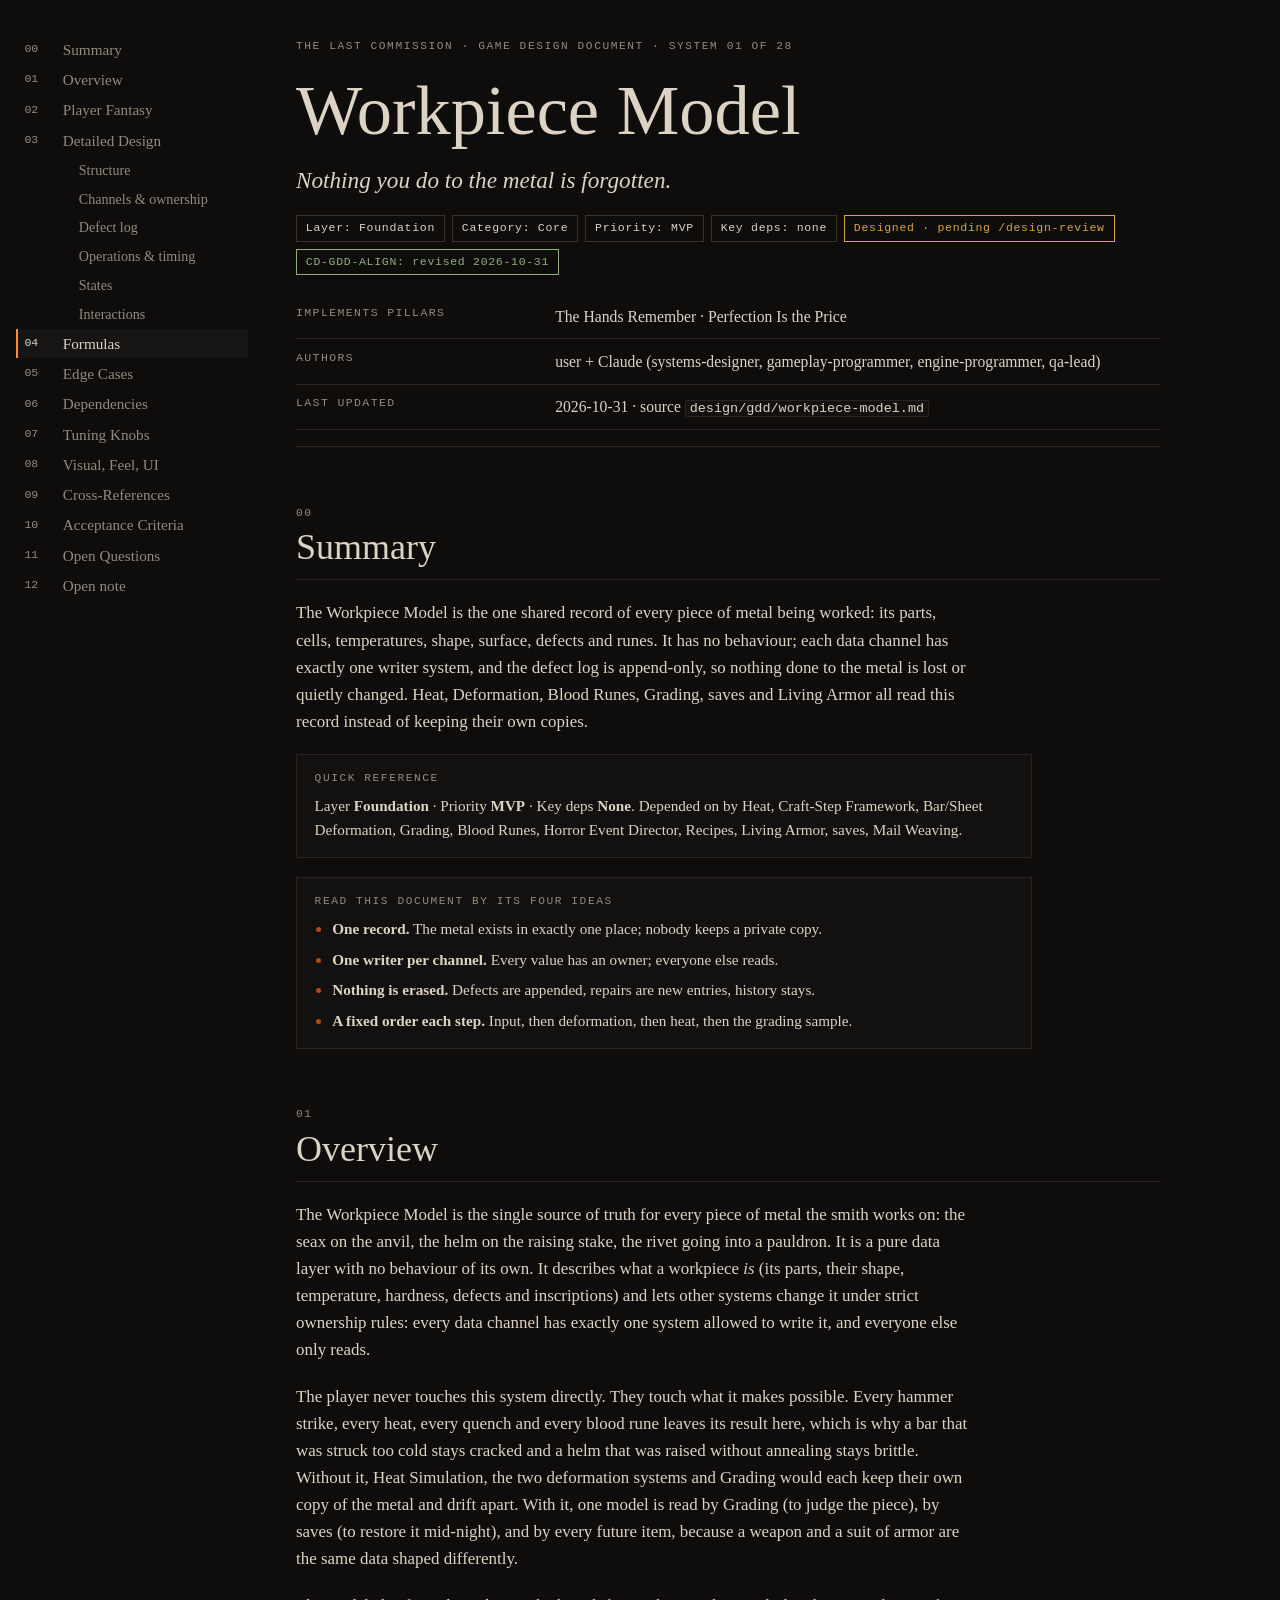
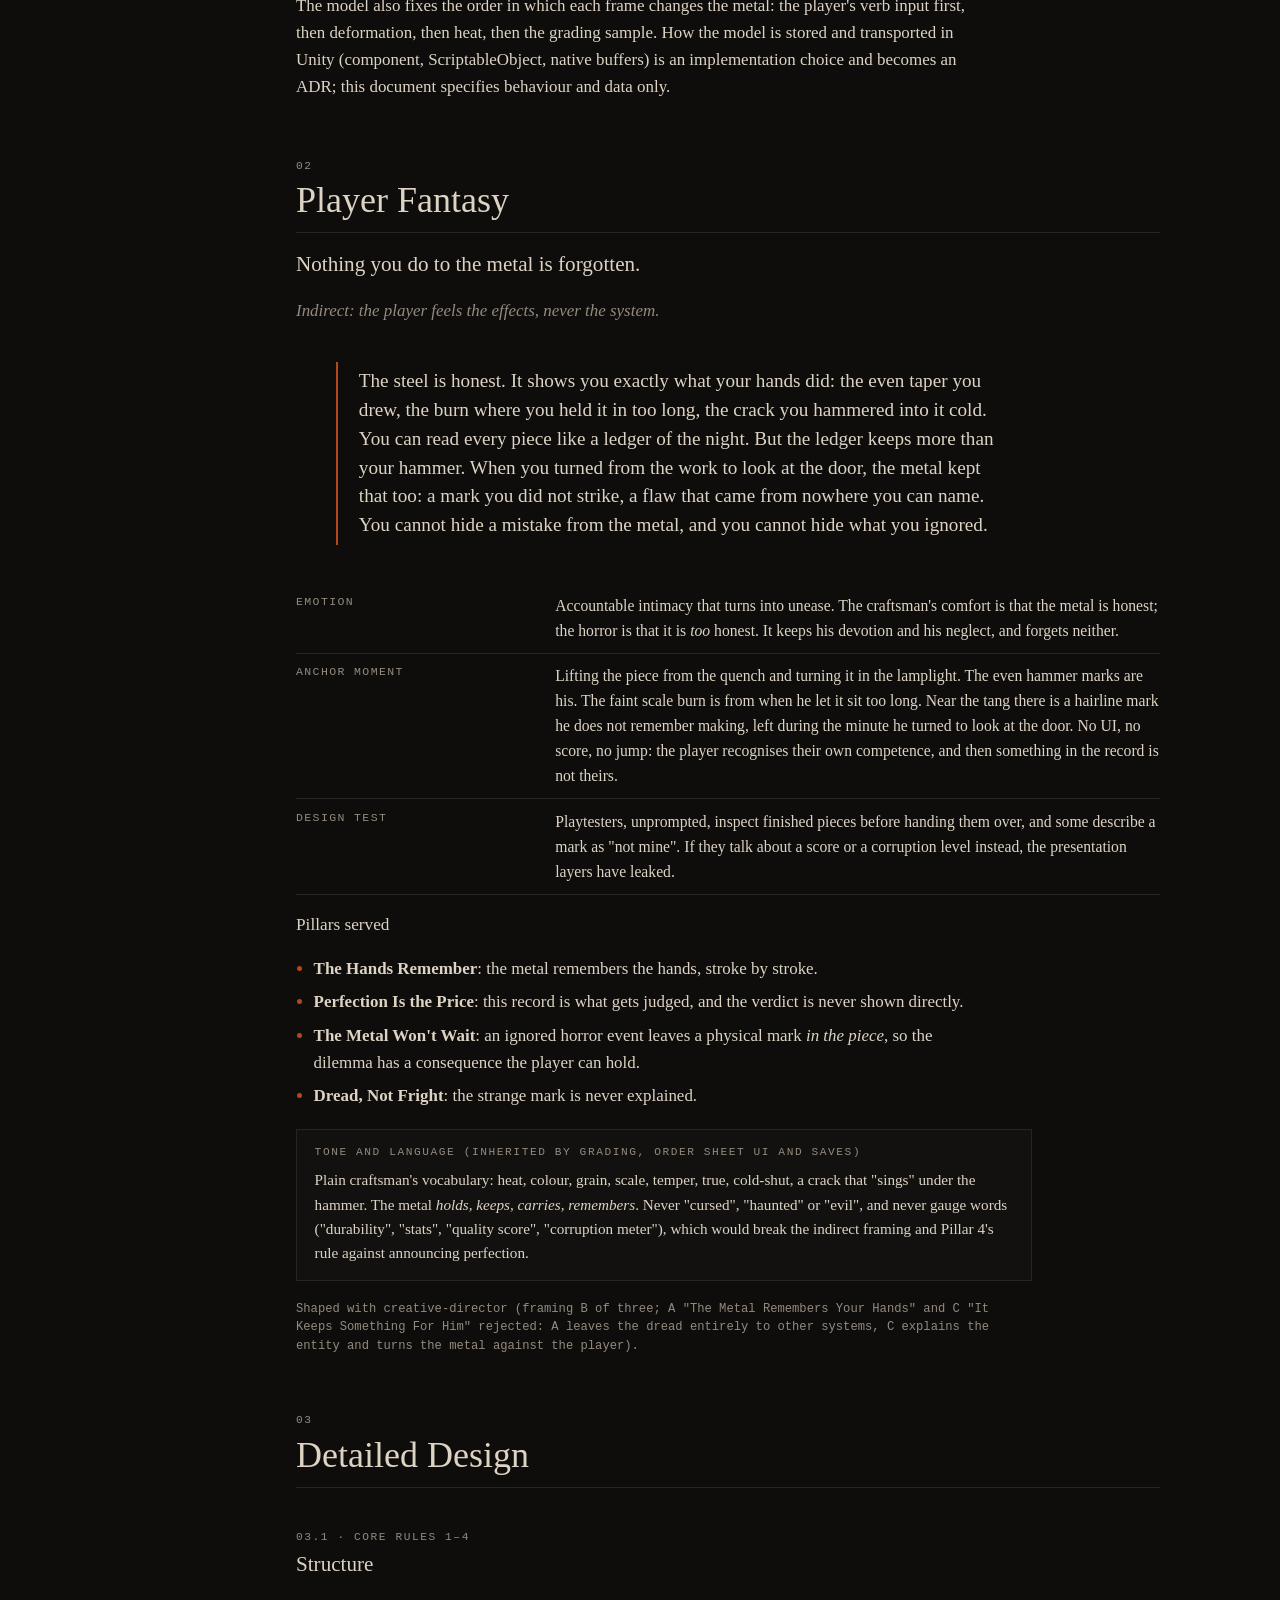
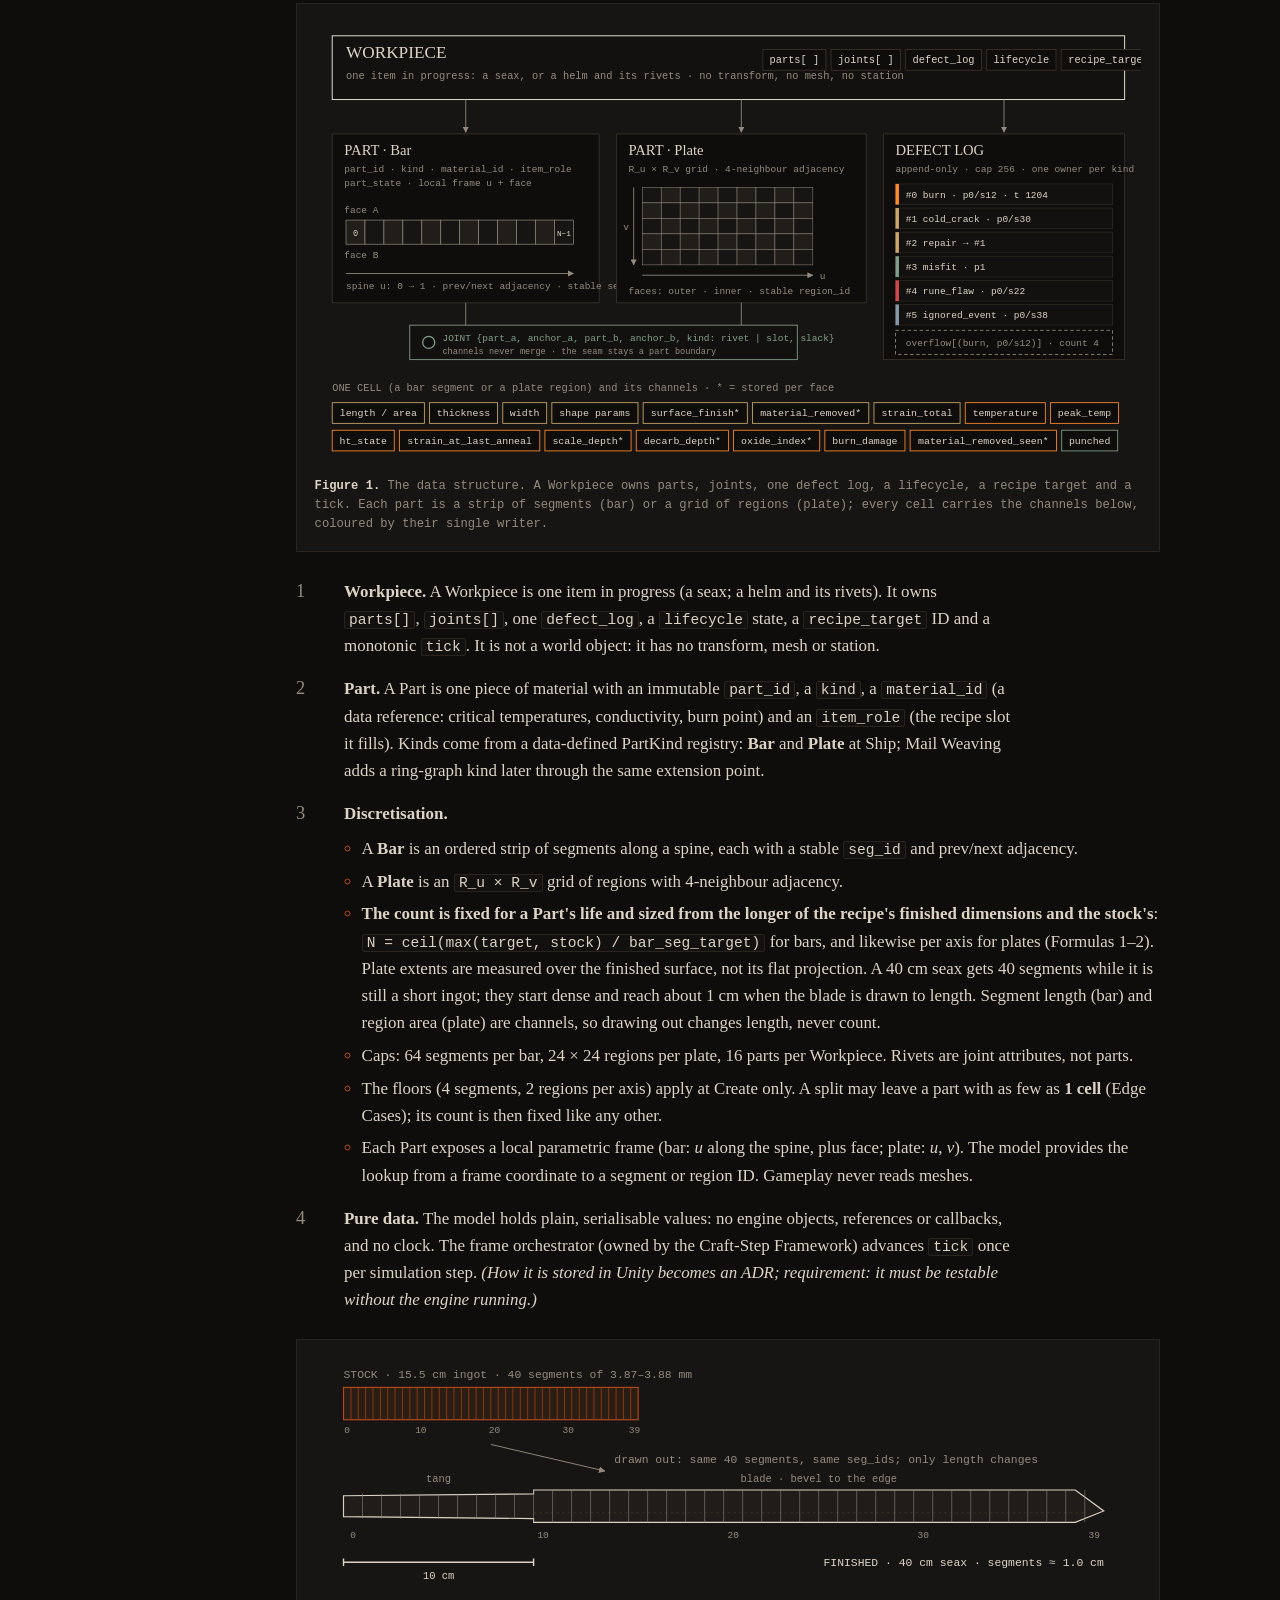
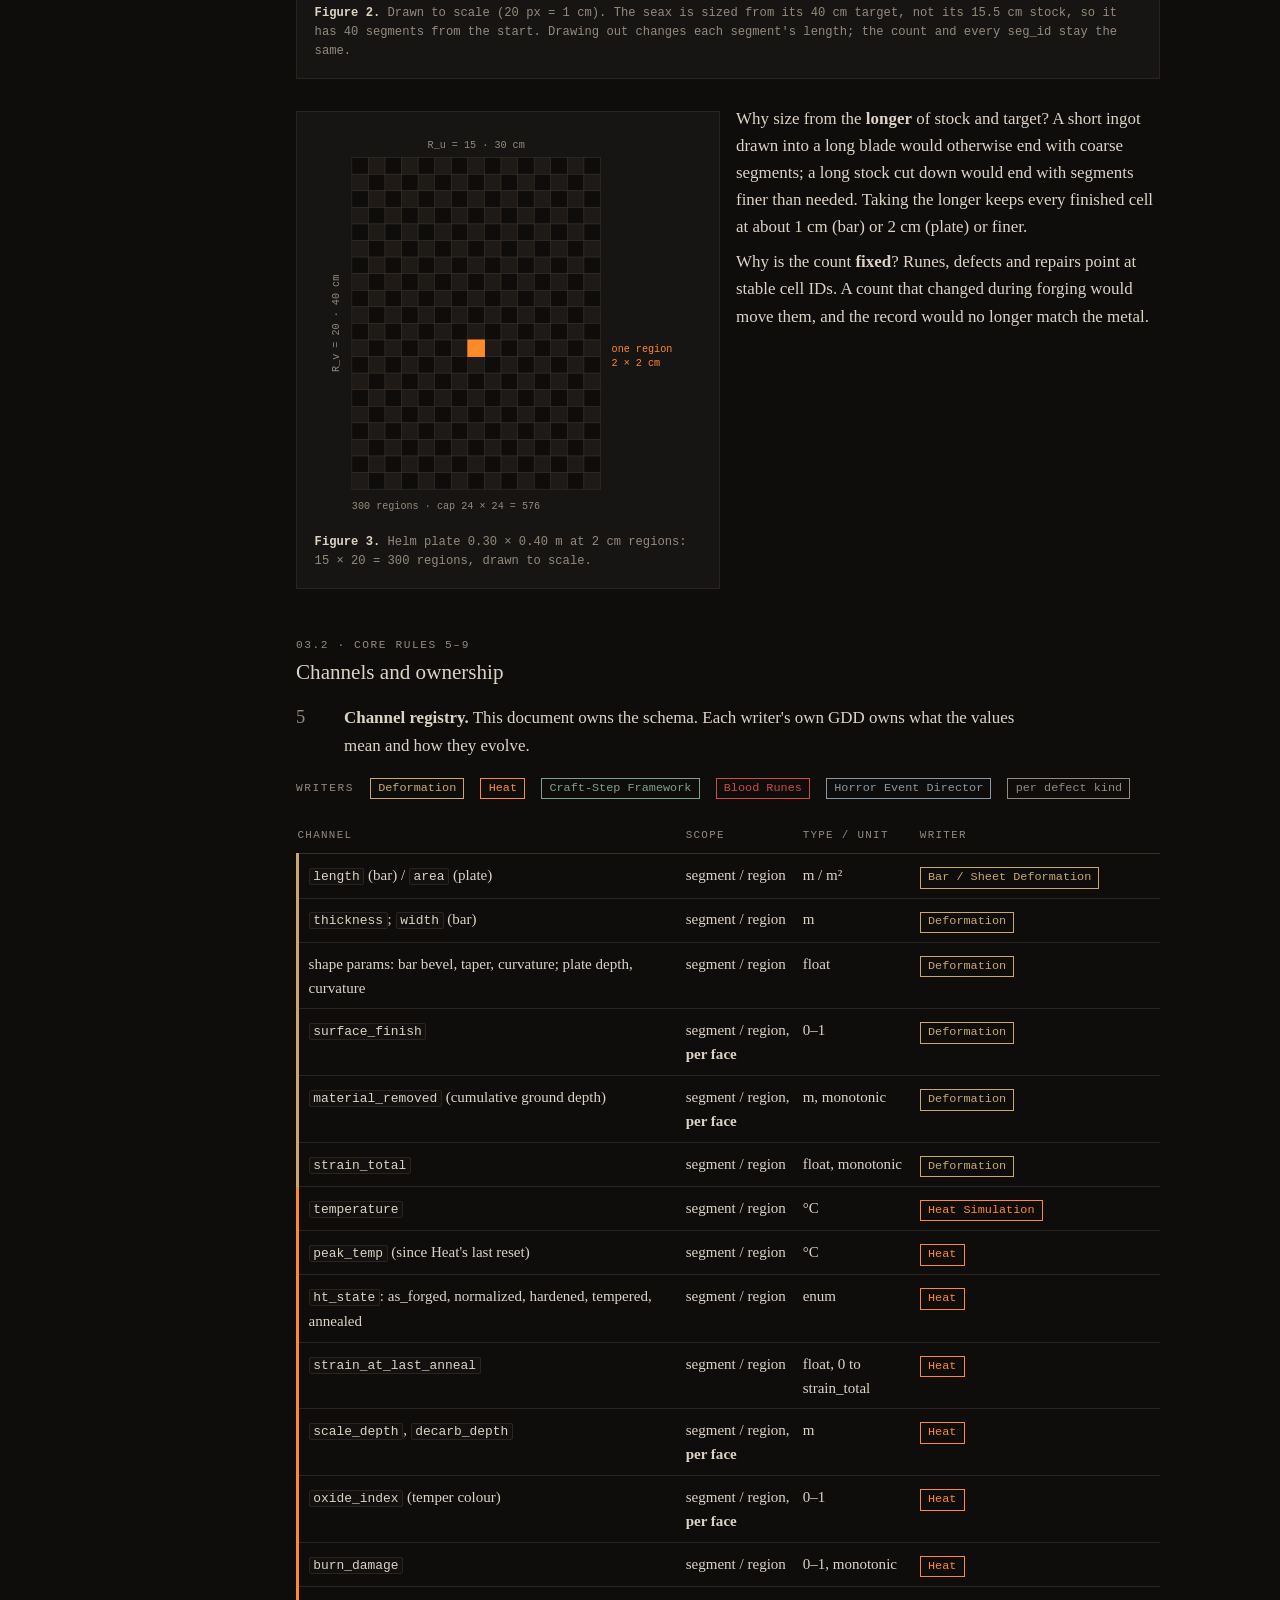
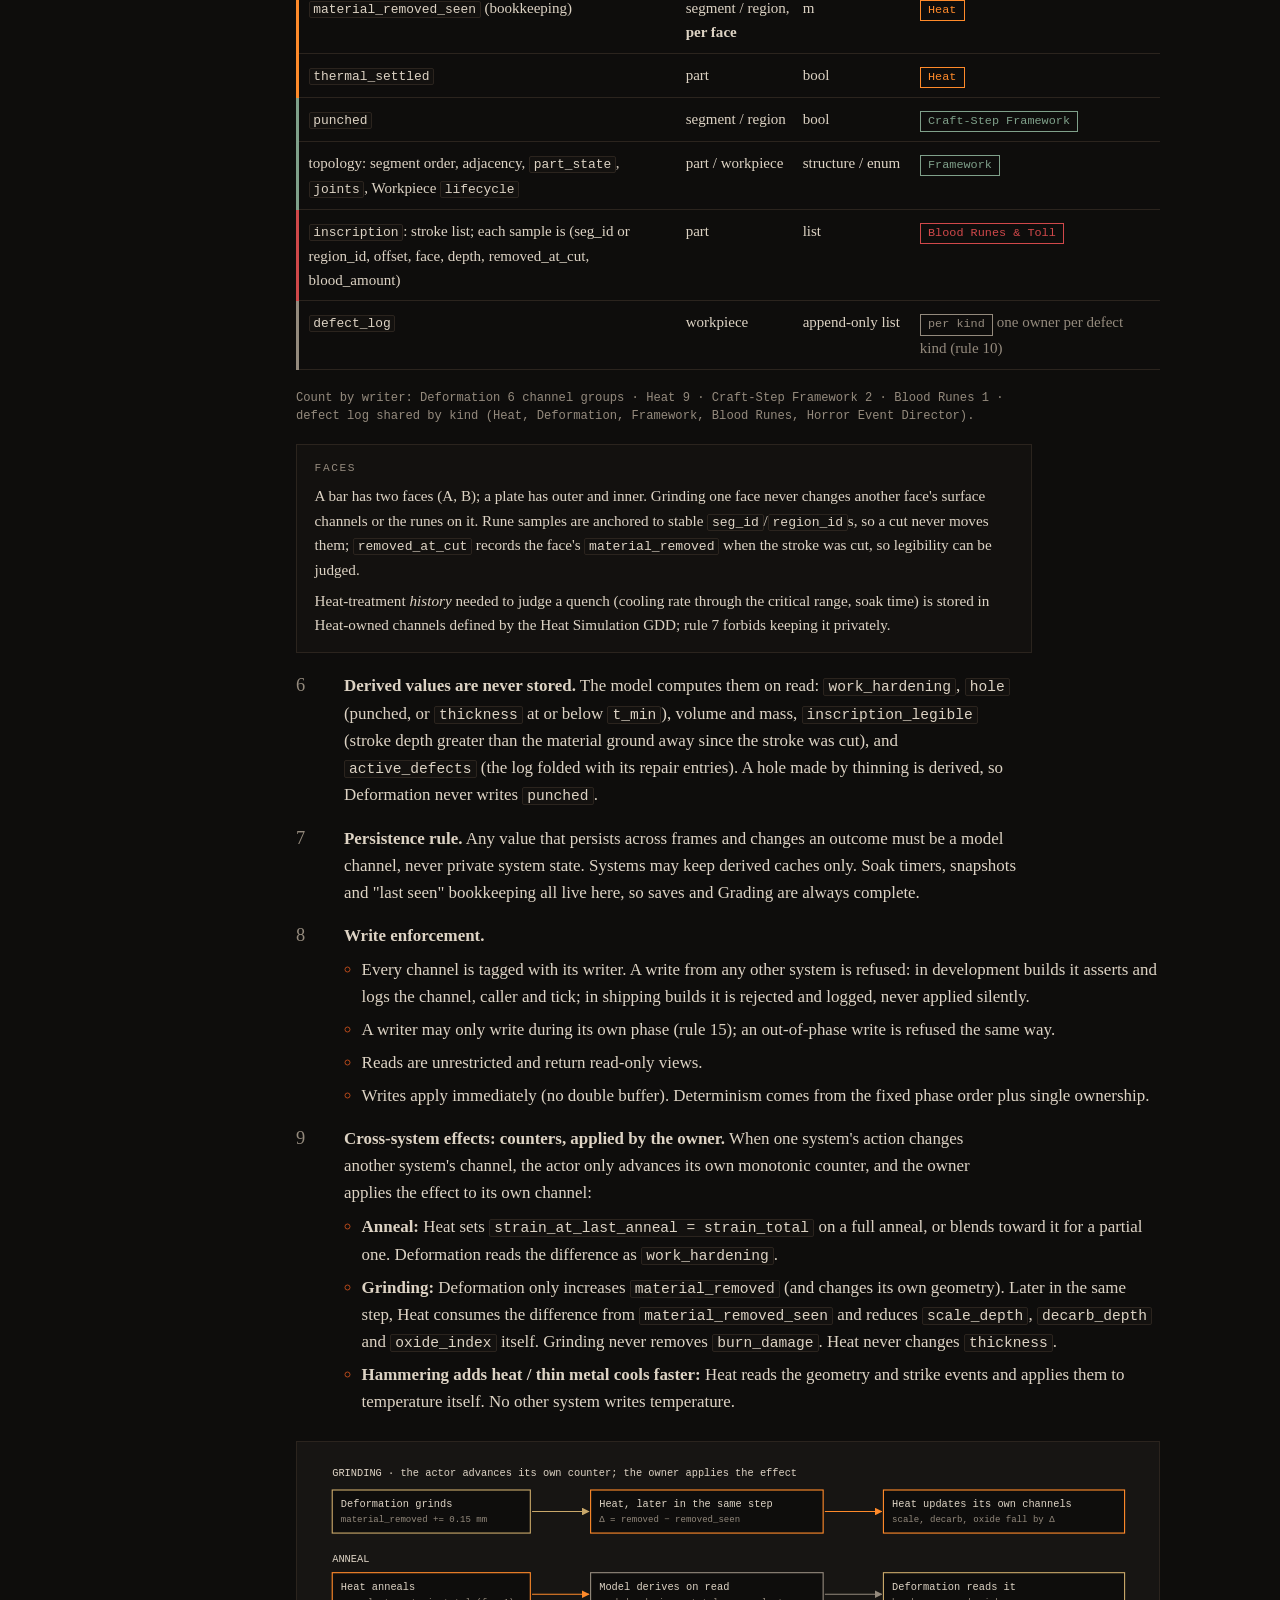
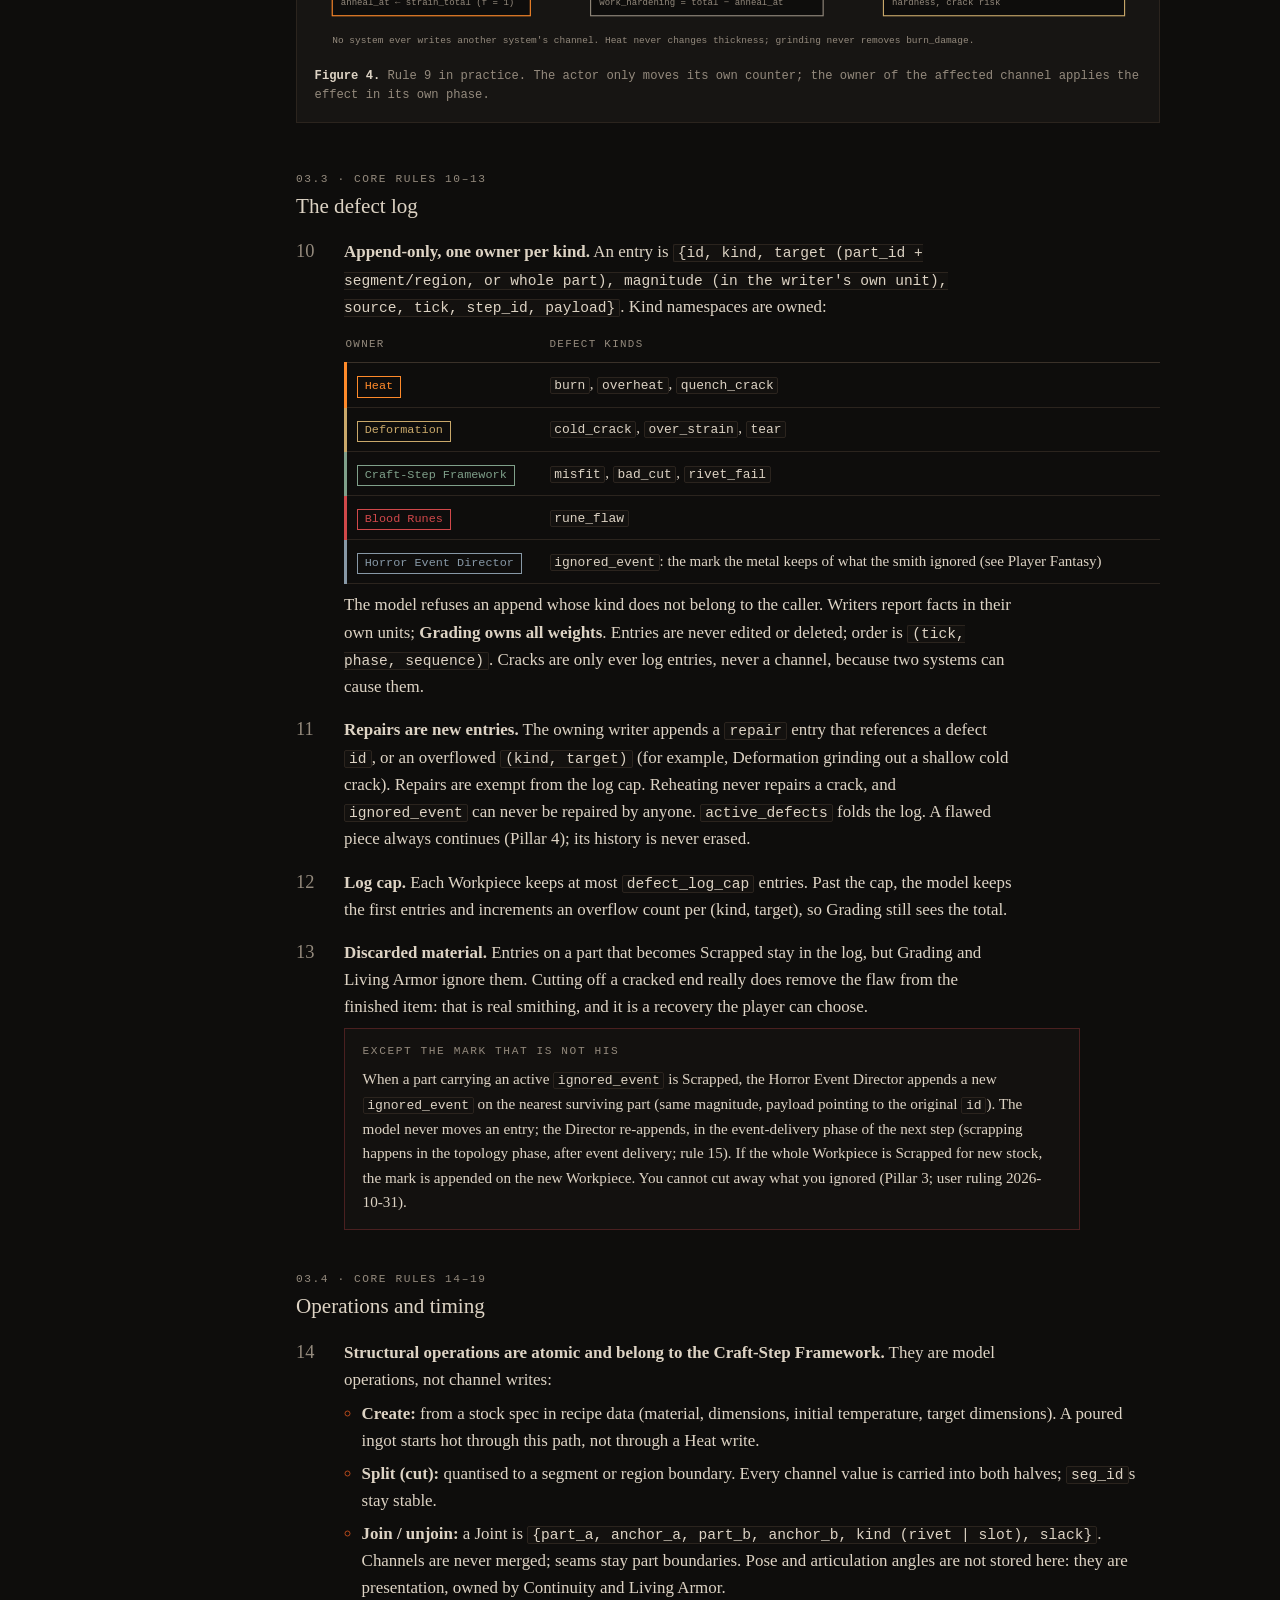
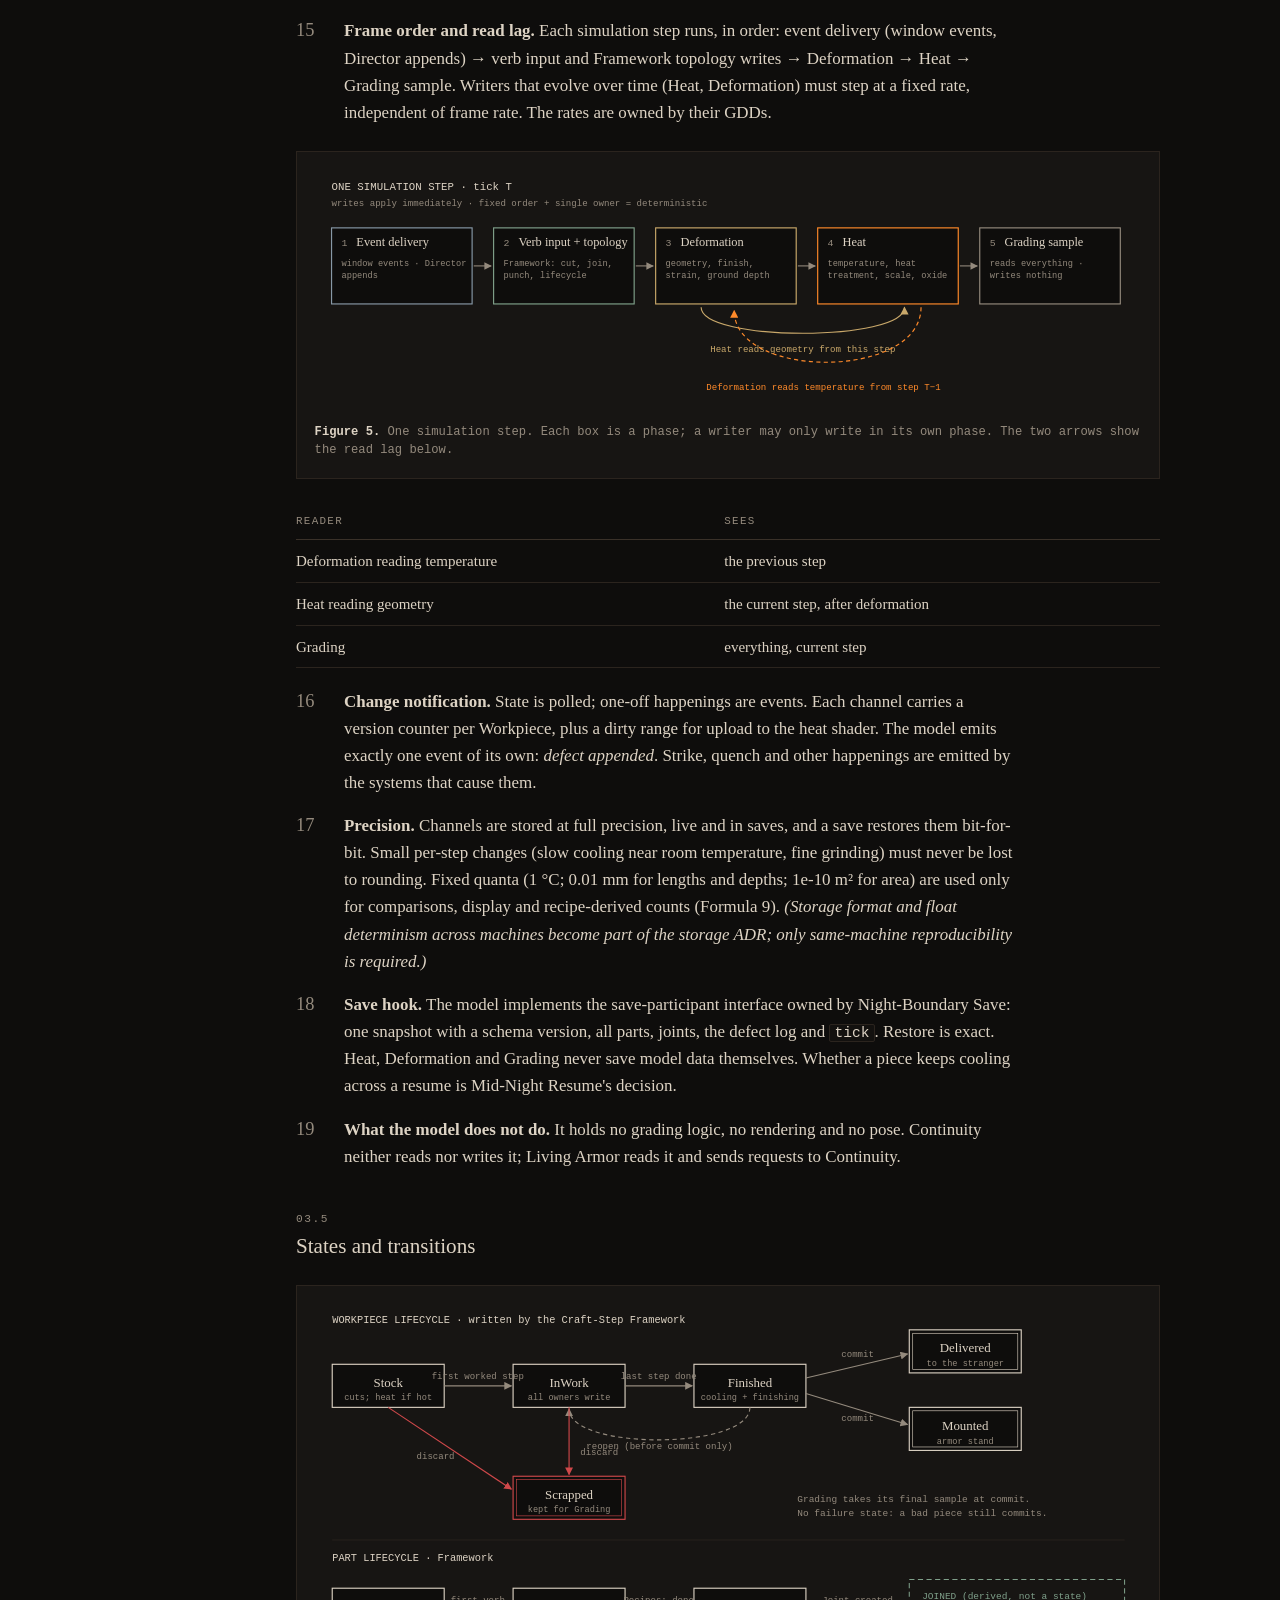
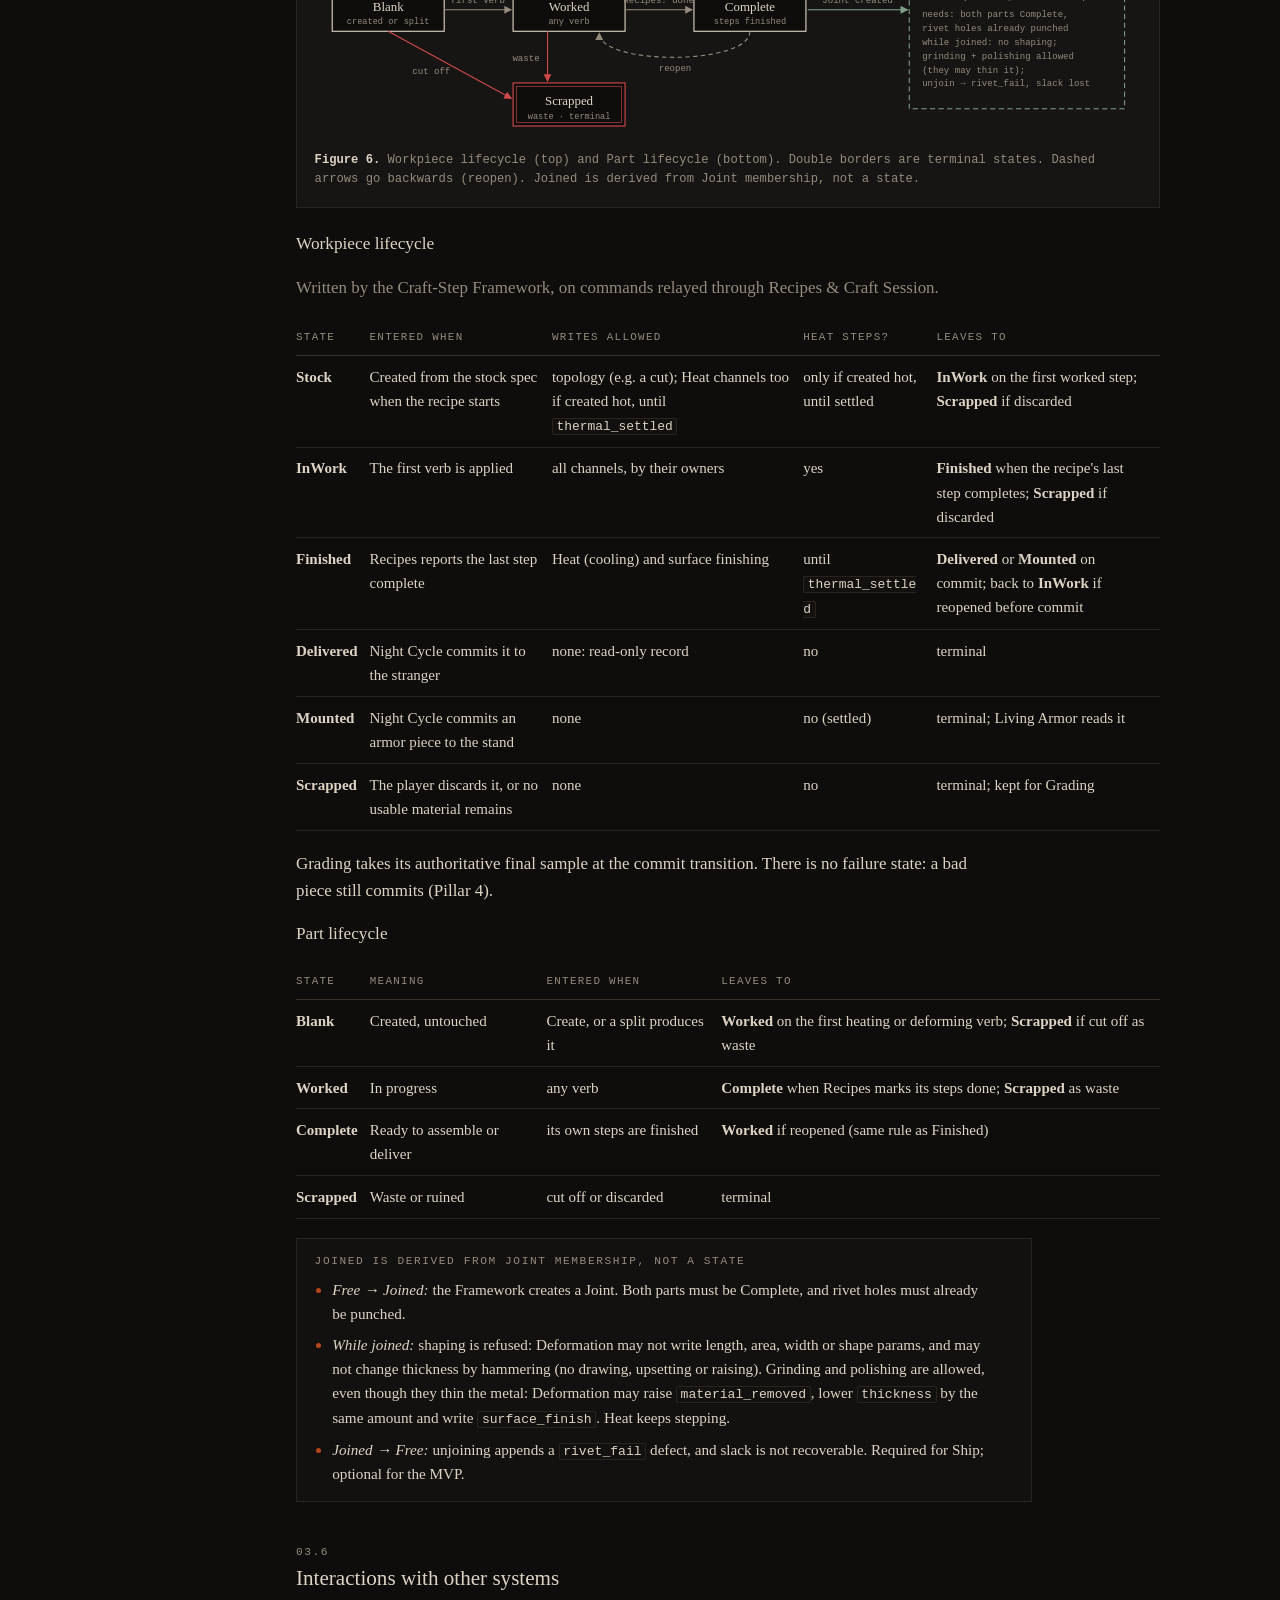
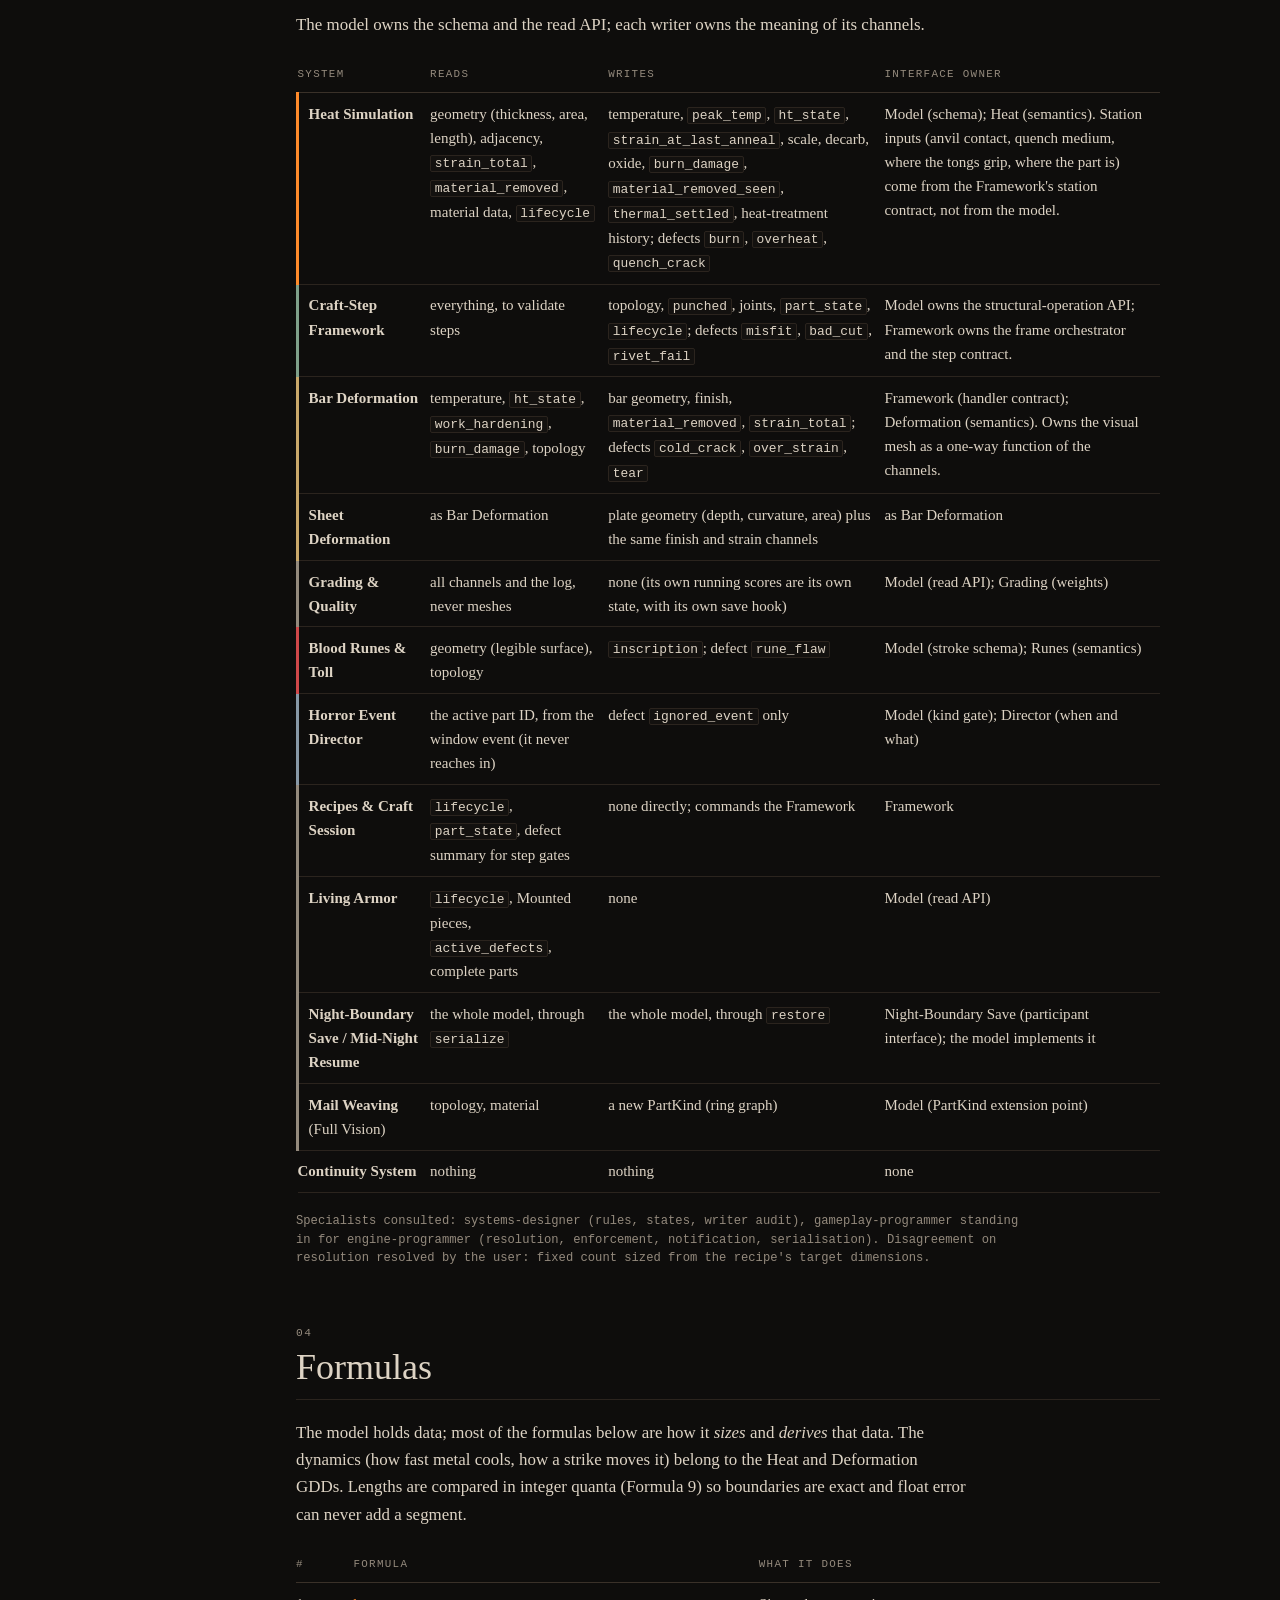
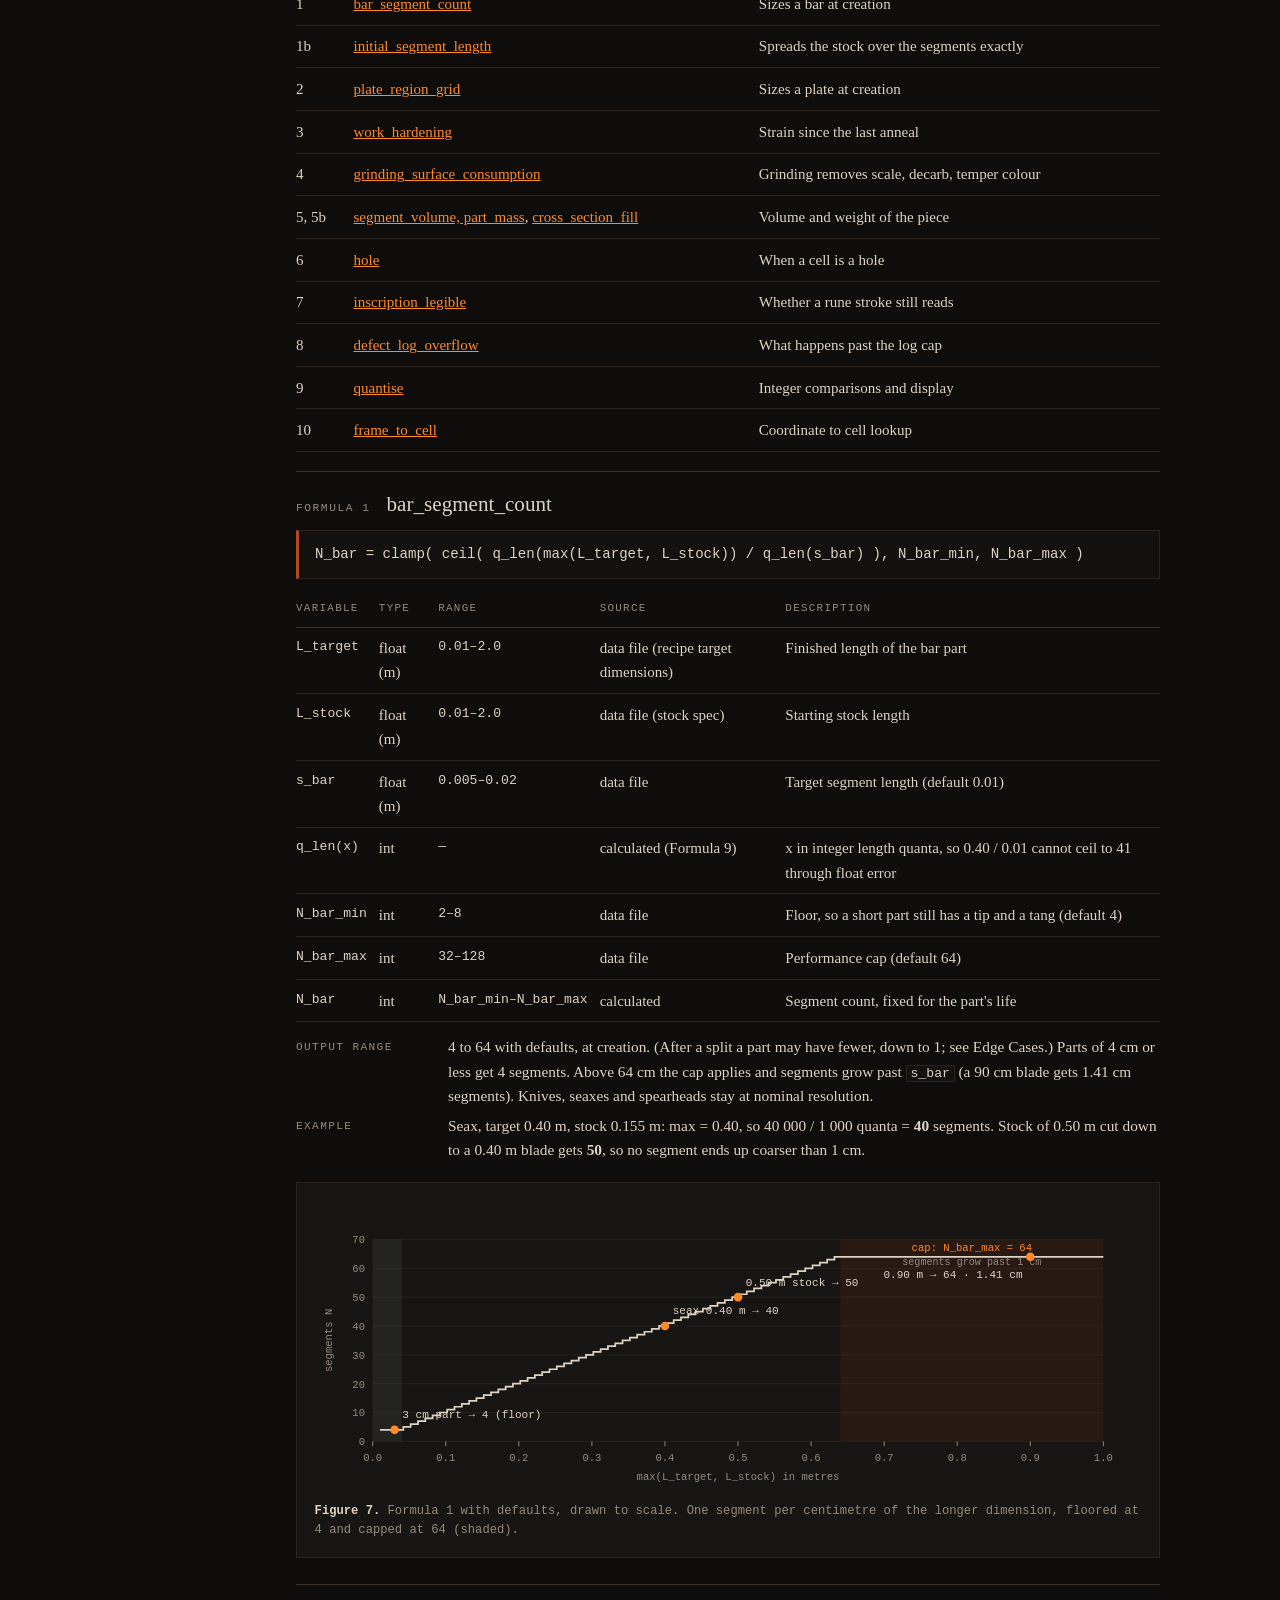
<file: the-last-commission/workpiece-model/index.html>
<!doctype html>
<html lang="en">
<head>
<meta charset="utf-8">
<meta name="viewport" content="width=device-width, initial-scale=1, viewport-fit=cover">
<style>:root{padding-top:env(safe-area-inset-top,0px);padding-bottom:env(safe-area-inset-bottom,0px)}body{margin:0}img{max-width:100%}[hidden]{display:none!important}</style>
<title>Workpiece Model</title>
<meta name="robots" content="noindex, nofollow">
<meta name="description" content="Game design document: Workpiece Model, The Last Commission.">
<style>
/* Layout: a smith's ledger: sticky contents rail on the left, one reading column, figures drawn as plates on ash. Single dark look by choice, matching the concept page. */
:root {
  --soot: #0e0d0c;
  --ash: #171513;
  --panel: #13110f;
  --umber: #2b241e;
  --umber-2: #3a3129;
  --bone: #ddd3c4;
  --dust: #948a7d;
  --heat: #ff8a2a;
  --heat-dim: #b5481a;
  --blood: #8e1c1c;
  --moon: #8798a6;
  --w-heat: #ff8a2a;
  --w-deform: #c9a86a;
  --w-frame: #7fa08a;
  --w-runes: #d0484a;
  --w-director: #8798a6;
  --w-read: #948a7d;
  --ok: #8fae7e;
  --warn: #d9a441;
  --display: "Iowan Old Style", "Palatino Linotype", Palatino, "Book Antiqua", Georgia, serif;
  --display-i: "Iowan Old Style", "Palatino Linotype", Palatino, "Book Antiqua", Georgia, serif;
  --body: Georgia, "Times New Roman", serif;
  --mono: ui-monospace, "Cascadia Mono", Consolas, Menlo, monospace;
  color-scheme: dark;
}
* { box-sizing: border-box; }
html { scroll-behavior: smooth; }
@media (prefers-reduced-motion: reduce) { html { scroll-behavior: auto; } }
body {
  background: var(--soot); color: var(--bone);
  font-family: var(--body); font-size: 1.06rem; line-height: 1.6;
  padding-left: max(16px, env(safe-area-inset-left, 0px));
  padding-right: max(16px, env(safe-area-inset-right, 0px));
  padding-block: 0 4rem;
}
body::before { content: ""; position: fixed; inset: 0 0 auto; height: env(safe-area-inset-top, 0px); z-index: 10; background: var(--soot); }
.page { max-width: 78rem; margin-inline: auto; display: grid; grid-template-columns: 14.5rem minmax(0, 1fr); gap: 3rem; }
main { min-width: 0; max-width: 54rem; display: grid; gap: 0; }
h1, h2, h3, h4 { font-family: var(--display); font-weight: 400; text-wrap: balance; color: var(--bone); margin: 0; }
h1 { font-size: clamp(2.6rem, 7vw, 4.4rem); line-height: .98; }
h2 { font-size: clamp(1.7rem, 3.6vw, 2.25rem); line-height: 1.1; }
h3 { font-size: 1.32rem; line-height: 1.2; }
h4 { font-size: 1.08rem; line-height: 1.25; }
p { margin: 0; max-width: 42rem; }
a { color: var(--heat); }
a:focus-visible, button:focus-visible, summary:focus-visible { outline: 2px solid var(--heat); outline-offset: 2px; }
code, .m { font-family: var(--mono); font-size: .86em; color: var(--bone); background: var(--panel); border: 1px solid var(--umber); padding: 0 .28em; border-radius: 2px; overflow-wrap: anywhere; }
.label { font-family: var(--mono); font-size: .7rem; letter-spacing: .14em; text-transform: uppercase; color: var(--dust); }
.muted { color: var(--dust); }
.stack { display: grid; gap: 1rem; }

/* ---------- Contents rail ---------- */
aside.toc { position: sticky; top: env(safe-area-inset-top, 0px); align-self: start; max-height: 100vh; overflow-y: auto; padding-block: 2.2rem 2rem; }
.toc nav { display: grid; gap: .1rem; }
.toc a { display: grid; grid-template-columns: 2rem 1fr; gap: .4rem; text-decoration: none; color: var(--dust); font-size: .95rem; padding: .28rem .4rem; border-left: 2px solid transparent; line-height: 1.3; }
.toc a .n { font-family: var(--mono); font-size: .72rem; padding-top: .15rem; }
.toc a:hover { color: var(--bone); }
.toc a.on { color: var(--bone); border-left-color: var(--heat); background: var(--ash); }
.toc a.sub { padding-left: 1.4rem; font-size: .88rem; }
.toc details > summary { display: none; }
@media (max-width: 960px) {
  .page { grid-template-columns: minmax(0, 1fr); gap: 0; }
  aside.toc { position: static; max-height: none; padding-block: 1.2rem 0; }
  .toc details { border: 1px solid var(--umber); background: var(--ash); }
  .toc details > summary { display: block; cursor: pointer; padding: .7rem 1rem; font-family: var(--mono); font-size: .78rem; letter-spacing: .12em; text-transform: uppercase; color: var(--bone); }
  .toc nav { padding: 0 .6rem .8rem; }
}

/* ---------- Header ---------- */
header.doc { padding-block: 2.4rem 1rem; display: grid; gap: 1.2rem; border-bottom: 1px solid var(--umber); }
.chips { display: flex; flex-wrap: wrap; gap: .45rem; }
.chip { font-family: var(--mono); font-size: .72rem; letter-spacing: .06em; padding: .18rem .55rem; border: 1px solid var(--umber-2); color: var(--bone); white-space: nowrap; }
.chip.ok { color: var(--ok); border-color: currentColor; }
.chip.warn { color: var(--warn); border-color: currentColor; }
.motto { font-family: var(--display-i); font-style: italic; font-size: clamp(1.2rem, 2.4vw, 1.45rem); color: var(--bone); line-height: 1.4; }

/* ---------- Sections ---------- */
section { padding-block: 3.6rem 0; display: grid; gap: 1.2rem; scroll-margin-top: 1rem; }
section > .head { display: grid; gap: .35rem; border-bottom: 1px solid var(--umber); padding-bottom: .7rem; }
.sub-h { padding-top: 1.4rem; display: grid; gap: .3rem; scroll-margin-top: 1rem; }
.ledger { width: 100%; border-collapse: collapse; font-size: .98rem; }
.ledger th, .ledger td { text-align: left; vertical-align: top; padding: .6rem 0; border-bottom: 1px solid var(--umber); }
.ledger th { font-family: var(--mono); font-weight: 400; font-size: .72rem; letter-spacing: .12em; text-transform: uppercase; color: var(--dust); width: 30%; padding-right: 1rem; }
.scroll-x { overflow-x: auto; max-width: 100%; }
table.t { width: 100%; border-collapse: collapse; font-size: .94rem; font-variant-numeric: tabular-nums; }
table.t th, table.t td { text-align: left; vertical-align: top; padding: .55rem .75rem .55rem 0; border-bottom: 1px solid var(--umber); }
table.t thead th { font-family: var(--mono); font-weight: 400; font-size: .68rem; letter-spacing: .12em; text-transform: uppercase; color: var(--dust); border-bottom-color: var(--umber-2); white-space: nowrap; }
table.t.wide { min-width: 44rem; }
table.t.vars td:first-child, table.t.vars td:nth-child(3) { font-family: var(--mono); font-size: .82rem; white-space: nowrap; }
.rules { list-style: none; margin: 0; padding: 0; display: grid; gap: 1rem; }
.rules > li { display: grid; grid-template-columns: 2.4rem minmax(0, 1fr); gap: .6rem; }
.rules > li > .rn { font-family: var(--display); font-size: 1.15rem; color: var(--dust); line-height: 1.5; }
.rules > li > div { display: grid; gap: .45rem; min-width: 0; }
.rules ul { margin: 0; padding-left: 1.1rem; display: grid; gap: .35rem; }
.rules ul li::marker { color: var(--heat-dim); }
ul.plain { margin: 0; padding-left: 1.1rem; display: grid; gap: .4rem; max-width: 42rem; }
ul.plain li::marker { color: var(--heat-dim); }
.quote { border-left: 2px solid var(--heat-dim); padding: .3rem 0 .3rem 1.3rem; font-family: var(--display-i); font-size: 1.2rem; line-height: 1.5; max-width: 42rem; }
.note { border: 1px solid var(--umber); background: var(--panel); padding: .9rem 1.1rem; font-size: .95rem; display: grid; gap: .4rem; max-width: 46rem; }
.note.blood { border-color: #4a2020; }
.credit { font-family: var(--mono); font-size: .76rem; color: var(--dust); line-height: 1.5; max-width: 46rem; }

/* ---------- Writer chips ---------- */
.w { font-family: var(--mono); font-size: .74rem; padding: .05rem .45rem; border: 1px solid currentColor; white-space: nowrap; display: inline-block; line-height: 1.5; }
.w-heat { color: var(--w-heat); } .w-deform { color: var(--w-deform); } .w-frame { color: var(--w-frame); }
.w-runes { color: var(--w-runes); } .w-director { color: var(--w-director); } .w-read { color: var(--w-read); }
tr.own td:first-child { border-left: 3px solid var(--c, var(--umber)); padding-left: .6rem; }
.legend { display: flex; flex-wrap: wrap; gap: .5rem 1rem; align-items: center; font-size: .9rem; }

/* ---------- Figures ---------- */
figure.fig { margin: .4rem 0; background: var(--ash); border: 1px solid var(--umber); padding: 1.1rem; display: grid; gap: .8rem; }
figure.fig svg { display: block; width: 100%; height: auto; }
figure.fig .scroll-x svg { min-width: 40rem; }
figure.fig .scroll-x.narrow svg { min-width: 30rem; }
figcaption { font-family: var(--mono); font-size: .76rem; color: var(--dust); line-height: 1.55; }
figcaption b { color: var(--bone); font-weight: 600; }
.figrow { display: grid; grid-template-columns: repeat(auto-fit, minmax(16rem, 1fr)); gap: 1rem; }
.figrow > div { min-width: 0; display: grid; gap: .5rem; align-content: start; }
svg text { font-family: var(--mono); }
svg .disp { font-family: var(--display); }
.t-bone { fill: var(--bone); } .t-dust { fill: var(--dust); } .t-heat { fill: var(--heat); } .t-soot { fill: var(--soot); }
.t-deform { fill: var(--w-deform); } .t-frame { fill: var(--w-frame); } .t-runes { fill: var(--w-runes); } .t-dir { fill: var(--w-director); } .t-ok { fill: var(--ok); }

/* ---------- Formula cards ---------- */
.formula { border-top: 1px solid var(--umber-2); padding-top: 1.2rem; display: grid; gap: .8rem; scroll-margin-top: 1rem; }
.formula .fh { display: flex; flex-wrap: wrap; gap: .4rem 1rem; align-items: baseline; }
.formula .fh .k { font-family: var(--mono); font-size: .75rem; color: var(--dust); }
pre.expr { margin: 0; font-family: var(--mono); font-size: .88rem; line-height: 1.6; background: var(--panel); border: 1px solid var(--umber); border-left: 3px solid var(--heat-dim); padding: .75rem 1rem; overflow-x: auto; color: var(--bone); white-space: pre; }
.kv { display: grid; grid-template-columns: 8.5rem minmax(0, 1fr); gap: .3rem 1rem; font-size: .96rem; }
.kv > b { font-family: var(--mono); font-weight: 400; font-size: .7rem; letter-spacing: .12em; text-transform: uppercase; color: var(--dust); padding-top: .25rem; }
@media (max-width: 560px) { .kv { grid-template-columns: 1fr; gap: .1rem; } .kv > b { padding-top: .6rem; } }

/* ---------- Filters ---------- */
.filters { display: flex; flex-wrap: wrap; gap: .4rem; align-items: center; }
.filters button { font-family: var(--mono); font-size: .74rem; letter-spacing: .04em; padding: .3rem .65rem; background: var(--soot); color: var(--dust); border: 1px solid var(--umber-2); cursor: pointer; }
.filters button[aria-pressed="true"] { color: var(--soot); background: var(--bone); border-color: var(--bone); }
.filters button:hover { color: var(--bone); }
.filters button[aria-pressed="true"]:hover { color: var(--soot); }
.filters .count { font-family: var(--mono); font-size: .74rem; color: var(--dust); margin-left: auto; }
.cases { display: grid; gap: 0; }
.case { display: grid; grid-template-columns: 7.5rem minmax(0, 1fr); gap: .3rem 1.2rem; padding: .85rem 0; border-bottom: 1px solid var(--umber); }
.case .g { font-family: var(--mono); font-size: .7rem; letter-spacing: .1em; text-transform: uppercase; color: var(--dust); padding-top: .3rem; }
.case .c { font-weight: 600; color: var(--bone); }
.case .o { color: var(--bone); }
.case > div { display: grid; gap: .3rem; min-width: 0; }
.case .res { font-family: var(--mono); font-size: .68rem; letter-spacing: .08em; text-transform: uppercase; padding: .05rem .4rem; border: 1px solid currentColor; margin-right: .4rem; }
.res.refuse { color: var(--w-runes); } .res.allow { color: var(--ok); } .res.assert { color: var(--warn); } .res.rule { color: var(--moon); }
@media (max-width: 560px) { .case { grid-template-columns: 1fr; } }
.acs { display: grid; gap: 0; }
.ac { display: grid; grid-template-columns: 6.6rem minmax(0, 1fr); gap: .3rem 1rem; padding: .8rem 0; border-bottom: 1px solid var(--umber); }
.ac .id { font-family: var(--mono); font-size: .8rem; color: var(--bone); display: grid; gap: .3rem; align-content: start; }
.ac .tag { font-family: var(--mono); font-size: .66rem; padding: .02rem .35rem; border: 1px solid var(--umber-2); color: var(--dust); justify-self: start; }
.ac .tag.LU { color: var(--ok); border-color: currentColor; } .ac .tag.IU { color: var(--warn); border-color: currentColor; } .ac .tag.IE { color: var(--heat); border-color: currentColor; }
.ac > div { min-width: 0; display: grid; gap: .25rem; }
.ac .ttl { font-weight: 600; }
.ac .gwt { font-size: .96rem; color: var(--bone); }
.ac .gwt b { font-family: var(--mono); font-size: .7rem; letter-spacing: .1em; color: var(--dust); font-weight: 400; }
@media (max-width: 560px) { .ac { grid-template-columns: 1fr; } .ac .id { grid-auto-flow: column; justify-content: start; align-items: center; gap: .6rem; } }

/* ---------- Knob gauges ---------- */
.knobs { display: grid; gap: 0; }
.knob { display: grid; grid-template-columns: 11rem minmax(0, 1fr); gap: .4rem 1.4rem; padding: 1rem 0; border-bottom: 1px solid var(--umber); }
.knob .nm { display: grid; gap: .2rem; align-content: start; }
.knob .nm code { justify-self: start; }
.knob .nm .src { font-family: var(--mono); font-size: .7rem; color: var(--dust); }
.knob > div { min-width: 0; display: grid; gap: .5rem; }
.gauge { position: relative; height: 1.9rem; margin-inline: .5rem; }
.gauge .track { position: absolute; left: 0; right: 0; top: .85rem; height: 4px; background: linear-gradient(90deg, var(--umber-2), var(--dust) 50%, var(--umber-2)); }
.gauge .lo, .gauge .hi { position: absolute; top: 1.15rem; font-family: var(--mono); font-size: .7rem; color: var(--dust); font-variant-numeric: tabular-nums; }
.gauge .lo { left: -.5rem; } .gauge .hi { right: -.5rem; }
.gauge .dft { position: absolute; top: 0; transform: translateX(-50%); display: grid; justify-items: center; gap: 1px; }
.gauge .dft span { font-family: var(--mono); font-size: .7rem; color: var(--heat); white-space: nowrap; line-height: 1; }
.gauge .dft i { display: block; width: 10px; height: 10px; background: var(--heat); transform: rotate(45deg); margin-top: .12rem; }
.knob .eff { display: grid; grid-template-columns: 1fr 1fr; gap: .6rem 1.2rem; font-size: .9rem; }
.knob .eff div { min-width: 0; }
.knob .eff b { display: block; font-family: var(--mono); font-weight: 400; font-size: .66rem; letter-spacing: .12em; text-transform: uppercase; color: var(--dust); }
@media (max-width: 640px) { .knob { grid-template-columns: 1fr; } .knob .eff { grid-template-columns: 1fr; } }

/* ---------- Issues ---------- */
ol.issues { margin: 0; padding-left: 1.3rem; display: grid; gap: .7rem; max-width: 46rem; }
ol.issues li::marker { color: var(--warn); font-family: var(--mono); }
footer { padding-block: 4rem 0; }
footer .in { border-top: 1px solid var(--umber); padding-top: 1.2rem; display: grid; gap: .5rem; }
</style>
</head>
<body>
<div class="page"><aside class="toc"><details id="toc-details" open><summary>Contents</summary><nav aria-label="Contents"><a href="#summary" class="" data-id="summary"><span class="n">00</span><span>Summary</span></a><a href="#overview" class="" data-id="overview"><span class="n">01</span><span>Overview</span></a><a href="#fantasy" class="" data-id="fantasy"><span class="n">02</span><span>Player Fantasy</span></a><a href="#design" class="" data-id="design"><span class="n">03</span><span>Detailed Design</span></a><a href="#structure" class="sub" data-id="structure"><span class="n"></span><span>Structure</span></a><a href="#channels" class="sub" data-id="channels"><span class="n"></span><span>Channels &amp; ownership</span></a><a href="#defectlog" class="sub" data-id="defectlog"><span class="n"></span><span>Defect log</span></a><a href="#operations" class="sub" data-id="operations"><span class="n"></span><span>Operations &amp; timing</span></a><a href="#states" class="sub" data-id="states"><span class="n"></span><span>States</span></a><a href="#interactions" class="sub" data-id="interactions"><span class="n"></span><span>Interactions</span></a><a href="#formulas" class="" data-id="formulas"><span class="n">04</span><span>Formulas</span></a><a href="#edge" class="" data-id="edge"><span class="n">05</span><span>Edge Cases</span></a><a href="#deps" class="" data-id="deps"><span class="n">06</span><span>Dependencies</span></a><a href="#knobs" class="" data-id="knobs"><span class="n">07</span><span>Tuning Knobs</span></a><a href="#presentation" class="" data-id="presentation"><span class="n">08</span><span>Visual, Feel, UI</span></a><a href="#xref" class="" data-id="xref"><span class="n">09</span><span>Cross-References</span></a><a href="#ac" class="" data-id="ac"><span class="n">10</span><span>Acceptance Criteria</span></a><a href="#oq" class="" data-id="oq"><span class="n">11</span><span>Open Questions</span></a><a href="#issues" class="" data-id="issues"><span class="n">12</span><span>Open note</span></a></nav></details></aside><main>
<header class="doc">
  <div class="label">The Last Commission · Game Design Document · System 01 of 28</div>
  <h1>Workpiece Model</h1>
  <p class="motto">Nothing you do to the metal is forgotten.</p>
  <div class="chips">
    <span class="chip">Layer: Foundation</span><span class="chip">Category: Core</span><span class="chip">Priority: MVP</span>
    <span class="chip">Key deps: none</span>
    <span class="chip warn">Designed · pending /design-review</span>
    <span class="chip ok">CD-GDD-ALIGN: revised 2026-10-31</span>
  </div>
  <table class="ledger">
    <tr><th>Implements pillars</th><td>The Hands Remember · Perfection Is the Price</td></tr>
    <tr><th>Authors</th><td>user + Claude (systems-designer, gameplay-programmer, engine-programmer, qa-lead)</td></tr>
    <tr><th>Last updated</th><td>2026-10-31 · source <code>design/gdd/workpiece-model.md</code></td></tr>
  </table>
</header>

<section id="summary">
  <div class="head"><span class="label">00</span><h2>Summary</h2></div>
  <p>The Workpiece Model is the one shared record of every piece of metal being worked: its parts, cells, temperatures, shape, surface, defects and runes. It has no behaviour; each data channel has exactly one writer system, and the defect log is append-only, so nothing done to the metal is lost or quietly changed. Heat, Deformation, Blood Runes, Grading, saves and Living Armor all read this record instead of keeping their own copies.</p>
  <div class="note">
    <span class="label">Quick reference</span>
    <div>Layer <b>Foundation</b> · Priority <b>MVP</b> · Key deps <b>None</b>. Depended on by Heat, Craft-Step Framework, Bar/Sheet Deformation, Grading, Blood Runes, Horror Event Director, Recipes, Living Armor, saves, Mail Weaving.</div>
  </div>
  <div class="note">
    <span class="label">Read this document by its four ideas</span>
    <ul class="plain">
      <li><b>One record.</b> The metal exists in exactly one place; nobody keeps a private copy.</li>
      <li><b>One writer per channel.</b> Every value has an owner; everyone else reads.</li>
      <li><b>Nothing is erased.</b> Defects are appended, repairs are new entries, history stays.</li>
      <li><b>A fixed order each step.</b> Input, then deformation, then heat, then the grading sample.</li>
    </ul>
  </div>
</section>

<section id="overview">
  <div class="head"><span class="label">01</span><h2>Overview</h2></div>
  <p>The Workpiece Model is the single source of truth for every piece of metal the smith works on: the seax on the anvil, the helm on the raising stake, the rivet going into a pauldron. It is a pure data layer with no behaviour of its own. It describes what a workpiece <em>is</em> (its parts, their shape, temperature, hardness, defects and inscriptions) and lets other systems change it under strict ownership rules: every data channel has exactly one system allowed to write it, and everyone else only reads.</p>
  <p>The player never touches this system directly. They touch what it makes possible. Every hammer strike, every heat, every quench and every blood rune leaves its result here, which is why a bar that was struck too cold stays cracked and a helm that was raised without annealing stays brittle. Without it, Heat Simulation, the two deformation systems and Grading would each keep their own copy of the metal and drift apart. With it, one model is read by Grading (to judge the piece), by saves (to restore it mid-night), and by every future item, because a weapon and a suit of armor are the same data shaped differently.</p>
  <p>The model also fixes the order in which each frame changes the metal: the player's verb input first, then deformation, then heat, then the grading sample. How the model is stored and transported in Unity (component, ScriptableObject, native buffers) is an implementation choice and becomes an ADR; this document specifies behaviour and data only.</p>
</section>

<section id="fantasy">
  <div class="head"><span class="label">02</span><h2>Player Fantasy</h2></div>
  <h3>Nothing you do to the metal is forgotten.</h3>
  <p class="muted"><i>Indirect: the player feels the effects, never the system.</i></p>
  <blockquote class="quote">The steel is honest. It shows you exactly what your hands did: the even taper you drew, the burn where you held it in too long, the crack you hammered into it cold. You can read every piece like a ledger of the night. But the ledger keeps more than your hammer. When you turned from the work to look at the door, the metal kept that too: a mark you did not strike, a flaw that came from nowhere you can name. You cannot hide a mistake from the metal, and you cannot hide what you ignored.</blockquote>
  <table class="ledger">
    <tr><th>Emotion</th><td>Accountable intimacy that turns into unease. The craftsman's comfort is that the metal is honest; the horror is that it is <em>too</em> honest. It keeps his devotion and his neglect, and forgets neither.</td></tr>
    <tr><th>Anchor moment</th><td>Lifting the piece from the quench and turning it in the lamplight. The even hammer marks are his. The faint scale burn is from when he let it sit too long. Near the tang there is a hairline mark he does not remember making, left during the minute he turned to look at the door. No UI, no score, no jump: the player recognises their own competence, and then something in the record is not theirs.</td></tr>
    <tr><th>Design test</th><td>Playtesters, unprompted, inspect finished pieces before handing them over, and some describe a mark as "not mine". If they talk about a score or a corruption level instead, the presentation layers have leaked.</td></tr>
  </table>
  <h4>Pillars served</h4>
  <ul class="plain">
    <li><b>The Hands Remember</b>: the metal remembers the hands, stroke by stroke.</li>
    <li><b>Perfection Is the Price</b>: this record is what gets judged, and the verdict is never shown directly.</li>
    <li><b>The Metal Won't Wait</b>: an ignored horror event leaves a physical mark <em>in the piece</em>, so the dilemma has a consequence the player can hold.</li>
    <li><b>Dread, Not Fright</b>: the strange mark is never explained.</li>
  </ul>
  <div class="note">
    <span class="label">Tone and language (inherited by Grading, Order Sheet UI and saves)</span>
    <div>Plain craftsman's vocabulary: heat, colour, grain, scale, temper, true, cold-shut, a crack that "sings" under the hammer. The metal <em>holds, keeps, carries, remembers</em>. Never "cursed", "haunted" or "evil", and never gauge words ("durability", "stats", "quality score", "corruption meter"), which would break the indirect framing and Pillar 4's rule against announcing perfection.</div>
  </div>
  <p class="credit">Shaped with creative-director (framing B of three; A "The Metal Remembers Your Hands" and C "It Keeps Something For Him" rejected: A leaves the dread entirely to other systems, C explains the entity and turns the metal against the player).</p>
</section>

<section id="design">
  <div class="head"><span class="label">03</span><h2>Detailed Design</h2></div>

  <div class="sub-h" id="structure"><span class="label">03.1 · Core rules 1–4</span><h3>Structure</h3></div>
  <figure class="fig"><div class="scroll-x"><svg viewBox="0 0 960 514" role="img" aria-label="Diagram of the Workpiece data structure: workpiece, bar and plate parts, joint, defect log and per-cell channels" xmlns="http://www.w3.org/2000/svg"><defs>
<marker id="ar" viewBox="0 0 10 10" refX="9" refY="5" markerWidth="7" markerHeight="7" orient="auto-start-reverse"><path d="M0,0 L10,5 L0,10 z" fill="var(--dust)"/></marker>
<marker id="arh" viewBox="0 0 10 10" refX="9" refY="5" markerWidth="7" markerHeight="7" orient="auto-start-reverse"><path d="M0,0 L10,5 L0,10 z" fill="var(--heat)"/></marker>
<marker id="ard" viewBox="0 0 10 10" refX="9" refY="5" markerWidth="7" markerHeight="7" orient="auto-start-reverse"><path d="M0,0 L10,5 L0,10 z" fill="var(--w-deform)"/></marker>
<marker id="arf" viewBox="0 0 10 10" refX="9" refY="5" markerWidth="7" markerHeight="7" orient="auto-start-reverse"><path d="M0,0 L10,5 L0,10 z" fill="var(--w-frame)"/></marker>
<marker id="arr" viewBox="0 0 10 10" refX="9" refY="5" markerWidth="7" markerHeight="7" orient="auto-start-reverse"><path d="M0,0 L10,5 L0,10 z" fill="var(--w-runes)"/></marker>
<marker id="arm" viewBox="0 0 10 10" refX="9" refY="5" markerWidth="7" markerHeight="7" orient="auto-start-reverse"><path d="M0,0 L10,5 L0,10 z" fill="var(--w-director)"/></marker>
</defs><rect x="20.0" y="16.0" width="920.0" height="74.0" fill="var(--panel)" stroke="var(--bone)" stroke-width="1.2" /><text x="36.0" y="42.0" class="t-bone disp" font-size="20" text-anchor="start" >WORKPIECE</text><text x="36.0" y="66.0" class="t-dust" font-size="12" text-anchor="start" >one item in progress: a seax, or a helm and its rivets · no transform, no mesh, no station</text><rect x="520.0" y="32.0" width="73.2" height="24.0" fill="var(--soot)" stroke="var(--umber-2)" stroke-width="1" /><text x="556.6" y="48.0" class="t-bone" font-size="12" text-anchor="middle" >parts[ ]</text><rect x="599.2" y="32.0" width="80.6" height="24.0" fill="var(--soot)" stroke="var(--umber-2)" stroke-width="1" /><text x="639.5" y="48.0" class="t-bone" font-size="12" text-anchor="middle" >joints[ ]</text><rect x="685.8" y="32.0" width="88.0" height="24.0" fill="var(--soot)" stroke="var(--umber-2)" stroke-width="1" /><text x="729.8" y="48.0" class="t-bone" font-size="12" text-anchor="middle" >defect_log</text><rect x="779.8" y="32.0" width="80.6" height="24.0" fill="var(--soot)" stroke="var(--umber-2)" stroke-width="1" /><text x="820.1" y="48.0" class="t-bone" font-size="12" text-anchor="middle" >lifecycle</text><rect x="866.4" y="32.0" width="110.2" height="24.0" fill="var(--soot)" stroke="var(--umber-2)" stroke-width="1" /><text x="921.5" y="48.0" class="t-bone" font-size="12" text-anchor="middle" >recipe_target</text><rect x="982.6" y="32.0" width="43.6" height="24.0" fill="var(--soot)" stroke="var(--umber-2)" stroke-width="1" /><text x="1004.4" y="48.0" class="t-bone" font-size="12" text-anchor="middle" >tick</text><line x1="175.0" y1="90.0" x2="175.0" y2="128.0" stroke="var(--dust)" stroke-width="1" marker-end="url(#ar)"/><line x1="495.0" y1="90.0" x2="495.0" y2="128.0" stroke="var(--dust)" stroke-width="1" marker-end="url(#ar)"/><line x1="800.0" y1="90.0" x2="800.0" y2="128.0" stroke="var(--dust)" stroke-width="1" marker-end="url(#ar)"/><rect x="20.0" y="130.0" width="310.0" height="196.0" fill="var(--soot)" stroke="var(--umber-2)" stroke-width="1" /><text x="34.0" y="154.0" class="t-bone disp" font-size="17" text-anchor="start" >PART · Bar</text><text x="34.0" y="174.0" class="t-dust" font-size="11" text-anchor="start" >part_id · kind · material_id · item_role</text><text x="34.0" y="190.0" class="t-dust" font-size="11" text-anchor="start" >part_state · local frame u + face</text><text x="34.0" y="222.0" class="t-dust" font-size="11" text-anchor="start" >face A</text><rect x="36.0" y="230.0" width="22.0" height="28.0" fill="#211d19" stroke="var(--dust)" stroke-width="0.8" /><rect x="58.0" y="230.0" width="22.0" height="28.0" fill="var(--ash)" stroke="var(--dust)" stroke-width="0.8" /><rect x="80.0" y="230.0" width="22.0" height="28.0" fill="#211d19" stroke="var(--dust)" stroke-width="0.8" /><rect x="102.0" y="230.0" width="22.0" height="28.0" fill="var(--ash)" stroke="var(--dust)" stroke-width="0.8" /><rect x="124.0" y="230.0" width="22.0" height="28.0" fill="#211d19" stroke="var(--dust)" stroke-width="0.8" /><rect x="146.0" y="230.0" width="22.0" height="28.0" fill="var(--ash)" stroke="var(--dust)" stroke-width="0.8" /><rect x="168.0" y="230.0" width="22.0" height="28.0" fill="#211d19" stroke="var(--dust)" stroke-width="0.8" /><rect x="190.0" y="230.0" width="22.0" height="28.0" fill="var(--ash)" stroke="var(--dust)" stroke-width="0.8" /><rect x="212.0" y="230.0" width="22.0" height="28.0" fill="#211d19" stroke="var(--dust)" stroke-width="0.8" /><rect x="234.0" y="230.0" width="22.0" height="28.0" fill="var(--ash)" stroke="var(--dust)" stroke-width="0.8" /><rect x="256.0" y="230.0" width="22.0" height="28.0" fill="#211d19" stroke="var(--dust)" stroke-width="0.8" /><rect x="278.0" y="230.0" width="22.0" height="28.0" fill="var(--ash)" stroke="var(--dust)" stroke-width="0.8" /><text x="47.0" y="248.0" class="t-bone" font-size="10" text-anchor="middle" >0</text><text x="289.0" y="248.0" class="t-bone" font-size="9" text-anchor="middle" >N−1</text><text x="34.0" y="274.0" class="t-dust" font-size="11" text-anchor="start" >face B</text><line x1="36.0" y1="292.0" x2="300.0" y2="292.0" stroke="var(--dust)" stroke-width="1" marker-end="url(#ar)"/><text x="36.0" y="310.0" class="t-dust" font-size="11" text-anchor="start" >spine u: 0 → 1 · prev/next adjacency · stable seg_id</text><rect x="350.0" y="130.0" width="290.0" height="196.0" fill="var(--soot)" stroke="var(--umber-2)" stroke-width="1" /><text x="364.0" y="154.0" class="t-bone disp" font-size="17" text-anchor="start" >PART · Plate</text><text x="364.0" y="174.0" class="t-dust" font-size="11" text-anchor="start" >R_u × R_v grid · 4-neighbour adjacency</text><rect x="380.0" y="192.0" width="22.0" height="18.0" fill="var(--ash)" stroke="var(--dust)" stroke-width="0.6" /><rect x="402.0" y="192.0" width="22.0" height="18.0" fill="#211d19" stroke="var(--dust)" stroke-width="0.6" /><rect x="424.0" y="192.0" width="22.0" height="18.0" fill="var(--ash)" stroke="var(--dust)" stroke-width="0.6" /><rect x="446.0" y="192.0" width="22.0" height="18.0" fill="#211d19" stroke="var(--dust)" stroke-width="0.6" /><rect x="468.0" y="192.0" width="22.0" height="18.0" fill="var(--ash)" stroke="var(--dust)" stroke-width="0.6" /><rect x="490.0" y="192.0" width="22.0" height="18.0" fill="#211d19" stroke="var(--dust)" stroke-width="0.6" /><rect x="512.0" y="192.0" width="22.0" height="18.0" fill="var(--ash)" stroke="var(--dust)" stroke-width="0.6" /><rect x="534.0" y="192.0" width="22.0" height="18.0" fill="#211d19" stroke="var(--dust)" stroke-width="0.6" /><rect x="556.0" y="192.0" width="22.0" height="18.0" fill="var(--ash)" stroke="var(--dust)" stroke-width="0.6" /><rect x="380.0" y="210.0" width="22.0" height="18.0" fill="#211d19" stroke="var(--dust)" stroke-width="0.6" /><rect x="402.0" y="210.0" width="22.0" height="18.0" fill="var(--ash)" stroke="var(--dust)" stroke-width="0.6" /><rect x="424.0" y="210.0" width="22.0" height="18.0" fill="#211d19" stroke="var(--dust)" stroke-width="0.6" /><rect x="446.0" y="210.0" width="22.0" height="18.0" fill="var(--ash)" stroke="var(--dust)" stroke-width="0.6" /><rect x="468.0" y="210.0" width="22.0" height="18.0" fill="#211d19" stroke="var(--dust)" stroke-width="0.6" /><rect x="490.0" y="210.0" width="22.0" height="18.0" fill="var(--ash)" stroke="var(--dust)" stroke-width="0.6" /><rect x="512.0" y="210.0" width="22.0" height="18.0" fill="#211d19" stroke="var(--dust)" stroke-width="0.6" /><rect x="534.0" y="210.0" width="22.0" height="18.0" fill="var(--ash)" stroke="var(--dust)" stroke-width="0.6" /><rect x="556.0" y="210.0" width="22.0" height="18.0" fill="#211d19" stroke="var(--dust)" stroke-width="0.6" /><rect x="380.0" y="228.0" width="22.0" height="18.0" fill="var(--ash)" stroke="var(--dust)" stroke-width="0.6" /><rect x="402.0" y="228.0" width="22.0" height="18.0" fill="#211d19" stroke="var(--dust)" stroke-width="0.6" /><rect x="424.0" y="228.0" width="22.0" height="18.0" fill="var(--ash)" stroke="var(--dust)" stroke-width="0.6" /><rect x="446.0" y="228.0" width="22.0" height="18.0" fill="#211d19" stroke="var(--dust)" stroke-width="0.6" /><rect x="468.0" y="228.0" width="22.0" height="18.0" fill="var(--ash)" stroke="var(--dust)" stroke-width="0.6" /><rect x="490.0" y="228.0" width="22.0" height="18.0" fill="#211d19" stroke="var(--dust)" stroke-width="0.6" /><rect x="512.0" y="228.0" width="22.0" height="18.0" fill="var(--ash)" stroke="var(--dust)" stroke-width="0.6" /><rect x="534.0" y="228.0" width="22.0" height="18.0" fill="#211d19" stroke="var(--dust)" stroke-width="0.6" /><rect x="556.0" y="228.0" width="22.0" height="18.0" fill="var(--ash)" stroke="var(--dust)" stroke-width="0.6" /><rect x="380.0" y="246.0" width="22.0" height="18.0" fill="#211d19" stroke="var(--dust)" stroke-width="0.6" /><rect x="402.0" y="246.0" width="22.0" height="18.0" fill="var(--ash)" stroke="var(--dust)" stroke-width="0.6" /><rect x="424.0" y="246.0" width="22.0" height="18.0" fill="#211d19" stroke="var(--dust)" stroke-width="0.6" /><rect x="446.0" y="246.0" width="22.0" height="18.0" fill="var(--ash)" stroke="var(--dust)" stroke-width="0.6" /><rect x="468.0" y="246.0" width="22.0" height="18.0" fill="#211d19" stroke="var(--dust)" stroke-width="0.6" /><rect x="490.0" y="246.0" width="22.0" height="18.0" fill="var(--ash)" stroke="var(--dust)" stroke-width="0.6" /><rect x="512.0" y="246.0" width="22.0" height="18.0" fill="#211d19" stroke="var(--dust)" stroke-width="0.6" /><rect x="534.0" y="246.0" width="22.0" height="18.0" fill="var(--ash)" stroke="var(--dust)" stroke-width="0.6" /><rect x="556.0" y="246.0" width="22.0" height="18.0" fill="#211d19" stroke="var(--dust)" stroke-width="0.6" /><rect x="380.0" y="264.0" width="22.0" height="18.0" fill="var(--ash)" stroke="var(--dust)" stroke-width="0.6" /><rect x="402.0" y="264.0" width="22.0" height="18.0" fill="#211d19" stroke="var(--dust)" stroke-width="0.6" /><rect x="424.0" y="264.0" width="22.0" height="18.0" fill="var(--ash)" stroke="var(--dust)" stroke-width="0.6" /><rect x="446.0" y="264.0" width="22.0" height="18.0" fill="#211d19" stroke="var(--dust)" stroke-width="0.6" /><rect x="468.0" y="264.0" width="22.0" height="18.0" fill="var(--ash)" stroke="var(--dust)" stroke-width="0.6" /><rect x="490.0" y="264.0" width="22.0" height="18.0" fill="#211d19" stroke="var(--dust)" stroke-width="0.6" /><rect x="512.0" y="264.0" width="22.0" height="18.0" fill="var(--ash)" stroke="var(--dust)" stroke-width="0.6" /><rect x="534.0" y="264.0" width="22.0" height="18.0" fill="#211d19" stroke="var(--dust)" stroke-width="0.6" /><rect x="556.0" y="264.0" width="22.0" height="18.0" fill="var(--ash)" stroke="var(--dust)" stroke-width="0.6" /><line x1="380.0" y1="294.0" x2="578.0" y2="294.0" stroke="var(--dust)" stroke-width="1" marker-end="url(#ar)"/><text x="586.0" y="298.0" class="t-dust" font-size="11" text-anchor="start" >u</text><line x1="370.0" y1="192.0" x2="370.0" y2="282.0" stroke="var(--dust)" stroke-width="1" marker-end="url(#ar)"/><text x="358.0" y="242.0" class="t-dust" font-size="11" text-anchor="start" >v</text><text x="364.0" y="316.0" class="t-dust" font-size="11" text-anchor="start" >faces: outer · inner · stable region_id</text><line x1="175.0" y1="326.0" x2="175.0" y2="352.0" stroke="var(--dust)" stroke-width="1" /><line x1="495.0" y1="326.0" x2="495.0" y2="352.0" stroke="var(--dust)" stroke-width="1" /><rect x="110.0" y="352.0" width="450.0" height="40.0" fill="var(--panel)" stroke="var(--w-frame)" stroke-width="1" /><circle cx="132" cy="372" r="7" fill="var(--soot)" stroke="var(--w-frame)" stroke-width="1.5"/><text x="148.0" y="370.0" class="t-frame" font-size="11" text-anchor="start" >JOINT {part_a, anchor_a, part_b, anchor_b, kind: rivet | slot, slack}</text><text x="148.0" y="385.0" class="t-dust" font-size="10" text-anchor="start" >channels never merge · the seam stays a part boundary</text><rect x="660.0" y="130.0" width="280.0" height="262.0" fill="var(--soot)" stroke="var(--umber-2)" stroke-width="1" /><text x="674.0" y="154.0" class="t-bone disp" font-size="17" text-anchor="start" >DEFECT LOG</text><text x="674.0" y="174.0" class="t-dust" font-size="11" text-anchor="start" >append-only · cap 256 · one owner per kind</text><rect x="674.0" y="188.0" width="252.0" height="24.0" fill="var(--panel)" stroke="var(--umber)" stroke-width="1" /><rect x="674.0" y="188.0" width="4.0" height="24.0" fill="var(--w-heat)" stroke="none" stroke-width="0" /><text x="686.0" y="204.0" class="t-bone" font-size="11" text-anchor="start" >#0  burn · p0/s12 · t 1204</text><rect x="674.0" y="216.0" width="252.0" height="24.0" fill="var(--panel)" stroke="var(--umber)" stroke-width="1" /><rect x="674.0" y="216.0" width="4.0" height="24.0" fill="var(--w-deform)" stroke="none" stroke-width="0" /><text x="686.0" y="232.0" class="t-bone" font-size="11" text-anchor="start" >#1  cold_crack · p0/s30</text><rect x="674.0" y="244.0" width="252.0" height="24.0" fill="var(--panel)" stroke="var(--umber)" stroke-width="1" /><rect x="674.0" y="244.0" width="4.0" height="24.0" fill="var(--w-deform)" stroke="none" stroke-width="0" /><text x="686.0" y="260.0" class="t-bone" font-size="11" text-anchor="start" >#2  repair → #1</text><rect x="674.0" y="272.0" width="252.0" height="24.0" fill="var(--panel)" stroke="var(--umber)" stroke-width="1" /><rect x="674.0" y="272.0" width="4.0" height="24.0" fill="var(--w-frame)" stroke="none" stroke-width="0" /><text x="686.0" y="288.0" class="t-bone" font-size="11" text-anchor="start" >#3  misfit · p1</text><rect x="674.0" y="300.0" width="252.0" height="24.0" fill="var(--panel)" stroke="var(--umber)" stroke-width="1" /><rect x="674.0" y="300.0" width="4.0" height="24.0" fill="var(--w-runes)" stroke="none" stroke-width="0" /><text x="686.0" y="316.0" class="t-bone" font-size="11" text-anchor="start" >#4  rune_flaw · p0/s22</text><rect x="674.0" y="328.0" width="252.0" height="24.0" fill="var(--panel)" stroke="var(--umber)" stroke-width="1" /><rect x="674.0" y="328.0" width="4.0" height="24.0" fill="var(--w-director)" stroke="none" stroke-width="0" /><text x="686.0" y="344.0" class="t-bone" font-size="11" text-anchor="start" >#5  ignored_event · p0/s38</text><rect x="674.0" y="358.0" width="252.0" height="28.0" fill="none" stroke="var(--dust)" stroke-width="1" stroke-dasharray="4 3"/><text x="686.0" y="376.0" class="t-dust" font-size="11" text-anchor="start" >overflow[(burn, p0/s12)] · count 4</text><text x="20.0" y="428.0" class="t-dust" font-size="12" text-anchor="start" >ONE CELL (a bar segment or a plate region) and its channels · * = stored per face</text><rect x="20.0" y="442.0" width="107.0" height="24.0" fill="var(--soot)" stroke="var(--w-deform)" stroke-width="1" /><text x="73.5" y="458.0" class="t-bone" font-size="11.5" text-anchor="middle" >length / area</text><rect x="133.0" y="442.0" width="79.0" height="24.0" fill="var(--soot)" stroke="var(--w-deform)" stroke-width="1" /><text x="172.5" y="458.0" class="t-bone" font-size="11.5" text-anchor="middle" >thickness</text><rect x="218.0" y="442.0" width="51.0" height="24.0" fill="var(--soot)" stroke="var(--w-deform)" stroke-width="1" /><text x="243.5" y="458.0" class="t-bone" font-size="11.5" text-anchor="middle" >width</text><rect x="275.0" y="442.0" width="100.0" height="24.0" fill="var(--soot)" stroke="var(--w-deform)" stroke-width="1" /><text x="325.0" y="458.0" class="t-bone" font-size="11.5" text-anchor="middle" >shape params</text><rect x="381.0" y="442.0" width="121.0" height="24.0" fill="var(--soot)" stroke="var(--w-deform)" stroke-width="1" /><text x="441.5" y="458.0" class="t-bone" font-size="11.5" text-anchor="middle" >surface_finish*</text><rect x="508.0" y="442.0" width="135.0" height="24.0" fill="var(--soot)" stroke="var(--w-deform)" stroke-width="1" /><text x="575.5" y="458.0" class="t-bone" font-size="11.5" text-anchor="middle" >material_removed*</text><rect x="649.0" y="442.0" width="100.0" height="24.0" fill="var(--soot)" stroke="var(--w-deform)" stroke-width="1" /><text x="699.0" y="458.0" class="t-bone" font-size="11.5" text-anchor="middle" >strain_total</text><rect x="755.0" y="442.0" width="93.0" height="24.0" fill="var(--soot)" stroke="var(--w-heat)" stroke-width="1" /><text x="801.5" y="458.0" class="t-bone" font-size="11.5" text-anchor="middle" >temperature</text><rect x="854.0" y="442.0" width="79.0" height="24.0" fill="var(--soot)" stroke="var(--w-heat)" stroke-width="1" /><text x="893.5" y="458.0" class="t-bone" font-size="11.5" text-anchor="middle" >peak_temp</text><rect x="20.0" y="474.0" width="72.0" height="24.0" fill="var(--soot)" stroke="var(--w-heat)" stroke-width="1" /><text x="56.0" y="490.0" class="t-bone" font-size="11.5" text-anchor="middle" >ht_state</text><rect x="98.0" y="474.0" width="163.0" height="24.0" fill="var(--soot)" stroke="var(--w-heat)" stroke-width="1" /><text x="179.5" y="490.0" class="t-bone" font-size="11.5" text-anchor="middle" >strain_at_last_anneal</text><rect x="267.0" y="474.0" width="100.0" height="24.0" fill="var(--soot)" stroke="var(--w-heat)" stroke-width="1" /><text x="317.0" y="490.0" class="t-bone" font-size="11.5" text-anchor="middle" >scale_depth*</text><rect x="373.0" y="474.0" width="107.0" height="24.0" fill="var(--soot)" stroke="var(--w-heat)" stroke-width="1" /><text x="426.5" y="490.0" class="t-bone" font-size="11.5" text-anchor="middle" >decarb_depth*</text><rect x="486.0" y="474.0" width="100.0" height="24.0" fill="var(--soot)" stroke="var(--w-heat)" stroke-width="1" /><text x="536.0" y="490.0" class="t-bone" font-size="11.5" text-anchor="middle" >oxide_index*</text><rect x="592.0" y="474.0" width="93.0" height="24.0" fill="var(--soot)" stroke="var(--w-heat)" stroke-width="1" /><text x="638.5" y="490.0" class="t-bone" font-size="11.5" text-anchor="middle" >burn_damage</text><rect x="691.0" y="474.0" width="170.0" height="24.0" fill="var(--soot)" stroke="var(--w-heat)" stroke-width="1" /><text x="776.0" y="490.0" class="t-bone" font-size="11.5" text-anchor="middle" >material_removed_seen*</text><rect x="867.0" y="474.0" width="65.0" height="24.0" fill="var(--soot)" stroke="var(--w-frame)" stroke-width="1" /><text x="899.5" y="490.0" class="t-bone" font-size="11.5" text-anchor="middle" >punched</text></svg></div><figcaption><b>Figure 1.</b> The data structure. A Workpiece owns parts, joints, one defect log, a lifecycle, a recipe target and a tick. Each part is a strip of segments (bar) or a grid of regions (plate); every cell carries the channels below, coloured by their single writer.</figcaption></figure>
  <ol class="rules">
    <li><span class="rn">1</span><div><p><b>Workpiece.</b> A Workpiece is one item in progress (a seax; a helm and its rivets). It owns <code>parts[]</code>, <code>joints[]</code>, one <code>defect_log</code>, a <code>lifecycle</code> state, a <code>recipe_target</code> ID and a monotonic <code>tick</code>. It is not a world object: it has no transform, mesh or station.</p></div></li>
    <li><span class="rn">2</span><div><p><b>Part.</b> A Part is one piece of material with an immutable <code>part_id</code>, a <code>kind</code>, a <code>material_id</code> (a data reference: critical temperatures, conductivity, burn point) and an <code>item_role</code> (the recipe slot it fills). Kinds come from a data-defined PartKind registry: <b>Bar</b> and <b>Plate</b> at Ship; Mail Weaving adds a ring-graph kind later through the same extension point.</p></div></li>
    <li><span class="rn">3</span><div><p><b>Discretisation.</b></p><ul>
      <li>A <b>Bar</b> is an ordered strip of segments along a spine, each with a stable <code>seg_id</code> and prev/next adjacency.</li>
      <li>A <b>Plate</b> is an <code>R_u × R_v</code> grid of regions with 4-neighbour adjacency.</li>
      <li><b>The count is fixed for a Part's life and sized from the longer of the recipe's finished dimensions and the stock's</b>: <code>N = ceil(max(target, stock) / bar_seg_target)</code> for bars, and likewise per axis for plates (Formulas 1–2). Plate extents are measured over the finished surface, not its flat projection. A 40 cm seax gets 40 segments while it is still a short ingot; they start dense and reach about 1 cm when the blade is drawn to length. Segment length (bar) and region area (plate) are channels, so drawing out changes length, never count.</li>
      <li>Caps: 64 segments per bar, 24 × 24 regions per plate, 16 parts per Workpiece. Rivets are joint attributes, not parts.</li>
      <li>The floors (4 segments, 2 regions per axis) apply at Create only. A split may leave a part with as few as <b>1 cell</b> (Edge Cases); its count is then fixed like any other.</li>
      <li>Each Part exposes a local parametric frame (bar: <i>u</i> along the spine, plus face; plate: <i>u</i>, <i>v</i>). The model provides the lookup from a frame coordinate to a segment or region ID. Gameplay never reads meshes.</li></ul></div></li>
    <li><span class="rn">4</span><div><p><b>Pure data.</b> The model holds plain, serialisable values: no engine objects, references or callbacks, and no clock. The frame orchestrator (owned by the Craft-Step Framework) advances <code>tick</code> once per simulation step. <i>(How it is stored in Unity becomes an ADR; requirement: it must be testable without the engine running.)</i></p></div></li>
  </ol>
  <figure class="fig"><div class="scroll-x"><svg viewBox="0 0 870 246" role="img" aria-label="To-scale drawing: a 15.5 cm ingot with 40 dense segments drawn out to a 40 cm seax with 1 cm segments" xmlns="http://www.w3.org/2000/svg"><defs>
<marker id="ar" viewBox="0 0 10 10" refX="9" refY="5" markerWidth="7" markerHeight="7" orient="auto-start-reverse"><path d="M0,0 L10,5 L0,10 z" fill="var(--dust)"/></marker>
<marker id="arh" viewBox="0 0 10 10" refX="9" refY="5" markerWidth="7" markerHeight="7" orient="auto-start-reverse"><path d="M0,0 L10,5 L0,10 z" fill="var(--heat)"/></marker>
<marker id="ard" viewBox="0 0 10 10" refX="9" refY="5" markerWidth="7" markerHeight="7" orient="auto-start-reverse"><path d="M0,0 L10,5 L0,10 z" fill="var(--w-deform)"/></marker>
<marker id="arf" viewBox="0 0 10 10" refX="9" refY="5" markerWidth="7" markerHeight="7" orient="auto-start-reverse"><path d="M0,0 L10,5 L0,10 z" fill="var(--w-frame)"/></marker>
<marker id="arr" viewBox="0 0 10 10" refX="9" refY="5" markerWidth="7" markerHeight="7" orient="auto-start-reverse"><path d="M0,0 L10,5 L0,10 z" fill="var(--w-runes)"/></marker>
<marker id="arm" viewBox="0 0 10 10" refX="9" refY="5" markerWidth="7" markerHeight="7" orient="auto-start-reverse"><path d="M0,0 L10,5 L0,10 z" fill="var(--w-director)"/></marker>
</defs><text x="30.0" y="22.0" class="t-dust" font-size="12" text-anchor="start" >STOCK · 15.5 cm ingot · 40 segments of 3.87–3.88 mm</text><rect x="30.0" y="32.0" width="310.0" height="34.0" fill="#2a1d14" stroke="var(--heat-dim)" stroke-width="1.2" /><line x1="37.8" y1="32.0" x2="37.8" y2="66.0" stroke="var(--heat-dim)" stroke-width="0.7" /><line x1="45.5" y1="32.0" x2="45.5" y2="66.0" stroke="var(--heat-dim)" stroke-width="0.7" /><line x1="53.2" y1="32.0" x2="53.2" y2="66.0" stroke="var(--heat-dim)" stroke-width="0.7" /><line x1="61.0" y1="32.0" x2="61.0" y2="66.0" stroke="var(--heat-dim)" stroke-width="0.7" /><line x1="68.8" y1="32.0" x2="68.8" y2="66.0" stroke="var(--heat-dim)" stroke-width="0.7" /><line x1="76.5" y1="32.0" x2="76.5" y2="66.0" stroke="var(--heat-dim)" stroke-width="0.7" /><line x1="84.2" y1="32.0" x2="84.2" y2="66.0" stroke="var(--heat-dim)" stroke-width="0.7" /><line x1="92.0" y1="32.0" x2="92.0" y2="66.0" stroke="var(--heat-dim)" stroke-width="0.7" /><line x1="99.8" y1="32.0" x2="99.8" y2="66.0" stroke="var(--heat-dim)" stroke-width="0.7" /><line x1="107.5" y1="32.0" x2="107.5" y2="66.0" stroke="var(--heat-dim)" stroke-width="0.7" /><line x1="115.2" y1="32.0" x2="115.2" y2="66.0" stroke="var(--heat-dim)" stroke-width="0.7" /><line x1="123.0" y1="32.0" x2="123.0" y2="66.0" stroke="var(--heat-dim)" stroke-width="0.7" /><line x1="130.8" y1="32.0" x2="130.8" y2="66.0" stroke="var(--heat-dim)" stroke-width="0.7" /><line x1="138.5" y1="32.0" x2="138.5" y2="66.0" stroke="var(--heat-dim)" stroke-width="0.7" /><line x1="146.2" y1="32.0" x2="146.2" y2="66.0" stroke="var(--heat-dim)" stroke-width="0.7" /><line x1="154.0" y1="32.0" x2="154.0" y2="66.0" stroke="var(--heat-dim)" stroke-width="0.7" /><line x1="161.8" y1="32.0" x2="161.8" y2="66.0" stroke="var(--heat-dim)" stroke-width="0.7" /><line x1="169.5" y1="32.0" x2="169.5" y2="66.0" stroke="var(--heat-dim)" stroke-width="0.7" /><line x1="177.2" y1="32.0" x2="177.2" y2="66.0" stroke="var(--heat-dim)" stroke-width="0.7" /><line x1="185.0" y1="32.0" x2="185.0" y2="66.0" stroke="var(--heat-dim)" stroke-width="0.7" /><line x1="192.8" y1="32.0" x2="192.8" y2="66.0" stroke="var(--heat-dim)" stroke-width="0.7" /><line x1="200.5" y1="32.0" x2="200.5" y2="66.0" stroke="var(--heat-dim)" stroke-width="0.7" /><line x1="208.2" y1="32.0" x2="208.2" y2="66.0" stroke="var(--heat-dim)" stroke-width="0.7" /><line x1="216.0" y1="32.0" x2="216.0" y2="66.0" stroke="var(--heat-dim)" stroke-width="0.7" /><line x1="223.8" y1="32.0" x2="223.8" y2="66.0" stroke="var(--heat-dim)" stroke-width="0.7" /><line x1="231.5" y1="32.0" x2="231.5" y2="66.0" stroke="var(--heat-dim)" stroke-width="0.7" /><line x1="239.2" y1="32.0" x2="239.2" y2="66.0" stroke="var(--heat-dim)" stroke-width="0.7" /><line x1="247.0" y1="32.0" x2="247.0" y2="66.0" stroke="var(--heat-dim)" stroke-width="0.7" /><line x1="254.8" y1="32.0" x2="254.8" y2="66.0" stroke="var(--heat-dim)" stroke-width="0.7" /><line x1="262.5" y1="32.0" x2="262.5" y2="66.0" stroke="var(--heat-dim)" stroke-width="0.7" /><line x1="270.2" y1="32.0" x2="270.2" y2="66.0" stroke="var(--heat-dim)" stroke-width="0.7" /><line x1="278.0" y1="32.0" x2="278.0" y2="66.0" stroke="var(--heat-dim)" stroke-width="0.7" /><line x1="285.8" y1="32.0" x2="285.8" y2="66.0" stroke="var(--heat-dim)" stroke-width="0.7" /><line x1="293.5" y1="32.0" x2="293.5" y2="66.0" stroke="var(--heat-dim)" stroke-width="0.7" /><line x1="301.2" y1="32.0" x2="301.2" y2="66.0" stroke="var(--heat-dim)" stroke-width="0.7" /><line x1="309.0" y1="32.0" x2="309.0" y2="66.0" stroke="var(--heat-dim)" stroke-width="0.7" /><line x1="316.8" y1="32.0" x2="316.8" y2="66.0" stroke="var(--heat-dim)" stroke-width="0.7" /><line x1="324.5" y1="32.0" x2="324.5" y2="66.0" stroke="var(--heat-dim)" stroke-width="0.7" /><line x1="332.2" y1="32.0" x2="332.2" y2="66.0" stroke="var(--heat-dim)" stroke-width="0.7" /><text x="33.9" y="80.0" class="t-dust" font-size="10" text-anchor="middle" >0</text><text x="111.4" y="80.0" class="t-dust" font-size="10" text-anchor="middle" >10</text><text x="188.9" y="80.0" class="t-dust" font-size="10" text-anchor="middle" >20</text><text x="266.4" y="80.0" class="t-dust" font-size="10" text-anchor="middle" >30</text><text x="336.1" y="80.0" class="t-dust" font-size="10" text-anchor="middle" >39</text><line x1="185.0" y1="92.0" x2="305.0" y2="120.0" stroke="var(--dust)" stroke-width="1" marker-end="url(#ar)"/><text x="315.0" y="112.0" class="t-dust" font-size="12" text-anchor="start" >drawn out: same 40 segments, same seg_ids; only length changes</text><polygon points="30,146 230.0,144 230.0,140 800.0,140 830.0,162 800.0,174 230.0,174 230.0,170 30,168" fill="#1f1c19" stroke="var(--bone)" stroke-width="1.2"/><line x1="230.0" y1="164.0" x2="812.0" y2="164.0" stroke="var(--umber-2)" stroke-width="1" stroke-dasharray="3 3"/><line x1="50.0" y1="144.0" x2="50.0" y2="170.0" stroke="var(--dust)" stroke-width="0.6" /><line x1="70.0" y1="144.0" x2="70.0" y2="170.0" stroke="var(--dust)" stroke-width="0.6" /><line x1="90.0" y1="144.0" x2="90.0" y2="170.0" stroke="var(--dust)" stroke-width="0.6" /><line x1="110.0" y1="144.0" x2="110.0" y2="170.0" stroke="var(--dust)" stroke-width="0.6" /><line x1="130.0" y1="144.0" x2="130.0" y2="170.0" stroke="var(--dust)" stroke-width="0.6" /><line x1="150.0" y1="144.0" x2="150.0" y2="170.0" stroke="var(--dust)" stroke-width="0.6" /><line x1="170.0" y1="144.0" x2="170.0" y2="170.0" stroke="var(--dust)" stroke-width="0.6" /><line x1="190.0" y1="144.0" x2="190.0" y2="170.0" stroke="var(--dust)" stroke-width="0.6" /><line x1="210.0" y1="144.0" x2="210.0" y2="170.0" stroke="var(--dust)" stroke-width="0.6" /><line x1="230.0" y1="140.0" x2="230.0" y2="174.0" stroke="var(--dust)" stroke-width="0.6" /><line x1="250.0" y1="140.0" x2="250.0" y2="174.0" stroke="var(--dust)" stroke-width="0.6" /><line x1="270.0" y1="140.0" x2="270.0" y2="174.0" stroke="var(--dust)" stroke-width="0.6" /><line x1="290.0" y1="140.0" x2="290.0" y2="174.0" stroke="var(--dust)" stroke-width="0.6" /><line x1="310.0" y1="140.0" x2="310.0" y2="174.0" stroke="var(--dust)" stroke-width="0.6" /><line x1="330.0" y1="140.0" x2="330.0" y2="174.0" stroke="var(--dust)" stroke-width="0.6" /><line x1="350.0" y1="140.0" x2="350.0" y2="174.0" stroke="var(--dust)" stroke-width="0.6" /><line x1="370.0" y1="140.0" x2="370.0" y2="174.0" stroke="var(--dust)" stroke-width="0.6" /><line x1="390.0" y1="140.0" x2="390.0" y2="174.0" stroke="var(--dust)" stroke-width="0.6" /><line x1="410.0" y1="140.0" x2="410.0" y2="174.0" stroke="var(--dust)" stroke-width="0.6" /><line x1="430.0" y1="140.0" x2="430.0" y2="174.0" stroke="var(--dust)" stroke-width="0.6" /><line x1="450.0" y1="140.0" x2="450.0" y2="174.0" stroke="var(--dust)" stroke-width="0.6" /><line x1="470.0" y1="140.0" x2="470.0" y2="174.0" stroke="var(--dust)" stroke-width="0.6" /><line x1="490.0" y1="140.0" x2="490.0" y2="174.0" stroke="var(--dust)" stroke-width="0.6" /><line x1="510.0" y1="140.0" x2="510.0" y2="174.0" stroke="var(--dust)" stroke-width="0.6" /><line x1="530.0" y1="140.0" x2="530.0" y2="174.0" stroke="var(--dust)" stroke-width="0.6" /><line x1="550.0" y1="140.0" x2="550.0" y2="174.0" stroke="var(--dust)" stroke-width="0.6" /><line x1="570.0" y1="140.0" x2="570.0" y2="174.0" stroke="var(--dust)" stroke-width="0.6" /><line x1="590.0" y1="140.0" x2="590.0" y2="174.0" stroke="var(--dust)" stroke-width="0.6" /><line x1="610.0" y1="140.0" x2="610.0" y2="174.0" stroke="var(--dust)" stroke-width="0.6" /><line x1="630.0" y1="140.0" x2="630.0" y2="174.0" stroke="var(--dust)" stroke-width="0.6" /><line x1="650.0" y1="140.0" x2="650.0" y2="174.0" stroke="var(--dust)" stroke-width="0.6" /><line x1="670.0" y1="140.0" x2="670.0" y2="174.0" stroke="var(--dust)" stroke-width="0.6" /><line x1="690.0" y1="140.0" x2="690.0" y2="174.0" stroke="var(--dust)" stroke-width="0.6" /><line x1="710.0" y1="140.0" x2="710.0" y2="174.0" stroke="var(--dust)" stroke-width="0.6" /><line x1="730.0" y1="140.0" x2="730.0" y2="174.0" stroke="var(--dust)" stroke-width="0.6" /><line x1="750.0" y1="140.0" x2="750.0" y2="174.0" stroke="var(--dust)" stroke-width="0.6" /><line x1="770.0" y1="140.0" x2="770.0" y2="174.0" stroke="var(--dust)" stroke-width="0.6" /><line x1="790.0" y1="140.0" x2="790.0" y2="174.0" stroke="var(--dust)" stroke-width="0.6" /><line x1="810.0" y1="140.0" x2="810.0" y2="174.0" stroke="var(--dust)" stroke-width="0.6" /><text x="40.0" y="190.0" class="t-dust" font-size="10" text-anchor="middle" >0</text><text x="240.0" y="190.0" class="t-dust" font-size="10" text-anchor="middle" >10</text><text x="440.0" y="190.0" class="t-dust" font-size="10" text-anchor="middle" >20</text><text x="640.0" y="190.0" class="t-dust" font-size="10" text-anchor="middle" >30</text><text x="820.0" y="190.0" class="t-dust" font-size="10" text-anchor="middle" >39</text><text x="130.0" y="132.0" class="t-dust" font-size="11" text-anchor="middle" >tang</text><text x="530.0" y="132.0" class="t-dust" font-size="11" text-anchor="middle" >blade · bevel to the edge</text><line x1="30.0" y1="216.0" x2="230.0" y2="216.0" stroke="var(--bone)" stroke-width="1.5" /><line x1="30.0" y1="212.0" x2="30.0" y2="220.0" stroke="var(--bone)" stroke-width="1.5" /><line x1="230.0" y1="212.0" x2="230.0" y2="220.0" stroke="var(--bone)" stroke-width="1.5" /><text x="130.0" y="234.0" class="t-bone" font-size="11" text-anchor="middle" >10 cm</text><text x="830.0" y="220.0" class="t-bone" font-size="12" text-anchor="end" >FINISHED · 40 cm seax · segments ≈ 1.0 cm</text></svg></div><figcaption><b>Figure 2.</b> Drawn to scale (20 px = 1 cm). The seax is sized from its 40 cm target, not its 15.5 cm stock, so it has 40 segments from the start. Drawing out changes each segment's length; the count and every seg_id stay the same.</figcaption></figure>
  <div class="figrow">
    <div><figure class="fig"><svg viewBox="0 0 420 424" role="img" aria-label="Helm plate drawn to scale: 15 by 20 grid of 2 cm regions" xmlns="http://www.w3.org/2000/svg"><defs>
<marker id="ar" viewBox="0 0 10 10" refX="9" refY="5" markerWidth="7" markerHeight="7" orient="auto-start-reverse"><path d="M0,0 L10,5 L0,10 z" fill="var(--dust)"/></marker>
<marker id="arh" viewBox="0 0 10 10" refX="9" refY="5" markerWidth="7" markerHeight="7" orient="auto-start-reverse"><path d="M0,0 L10,5 L0,10 z" fill="var(--heat)"/></marker>
<marker id="ard" viewBox="0 0 10 10" refX="9" refY="5" markerWidth="7" markerHeight="7" orient="auto-start-reverse"><path d="M0,0 L10,5 L0,10 z" fill="var(--w-deform)"/></marker>
<marker id="arf" viewBox="0 0 10 10" refX="9" refY="5" markerWidth="7" markerHeight="7" orient="auto-start-reverse"><path d="M0,0 L10,5 L0,10 z" fill="var(--w-frame)"/></marker>
<marker id="arr" viewBox="0 0 10 10" refX="9" refY="5" markerWidth="7" markerHeight="7" orient="auto-start-reverse"><path d="M0,0 L10,5 L0,10 z" fill="var(--w-runes)"/></marker>
<marker id="arm" viewBox="0 0 10 10" refX="9" refY="5" markerWidth="7" markerHeight="7" orient="auto-start-reverse"><path d="M0,0 L10,5 L0,10 z" fill="var(--w-director)"/></marker>
</defs><rect x="40.0" y="30.0" width="18.0" height="18.0" fill="var(--soot)" stroke="var(--umber-2)" stroke-width="0.6" /><rect x="58.0" y="30.0" width="18.0" height="18.0" fill="#1d1a17" stroke="var(--umber-2)" stroke-width="0.6" /><rect x="76.0" y="30.0" width="18.0" height="18.0" fill="var(--soot)" stroke="var(--umber-2)" stroke-width="0.6" /><rect x="94.0" y="30.0" width="18.0" height="18.0" fill="#1d1a17" stroke="var(--umber-2)" stroke-width="0.6" /><rect x="112.0" y="30.0" width="18.0" height="18.0" fill="var(--soot)" stroke="var(--umber-2)" stroke-width="0.6" /><rect x="130.0" y="30.0" width="18.0" height="18.0" fill="#1d1a17" stroke="var(--umber-2)" stroke-width="0.6" /><rect x="148.0" y="30.0" width="18.0" height="18.0" fill="var(--soot)" stroke="var(--umber-2)" stroke-width="0.6" /><rect x="166.0" y="30.0" width="18.0" height="18.0" fill="#1d1a17" stroke="var(--umber-2)" stroke-width="0.6" /><rect x="184.0" y="30.0" width="18.0" height="18.0" fill="var(--soot)" stroke="var(--umber-2)" stroke-width="0.6" /><rect x="202.0" y="30.0" width="18.0" height="18.0" fill="#1d1a17" stroke="var(--umber-2)" stroke-width="0.6" /><rect x="220.0" y="30.0" width="18.0" height="18.0" fill="var(--soot)" stroke="var(--umber-2)" stroke-width="0.6" /><rect x="238.0" y="30.0" width="18.0" height="18.0" fill="#1d1a17" stroke="var(--umber-2)" stroke-width="0.6" /><rect x="256.0" y="30.0" width="18.0" height="18.0" fill="var(--soot)" stroke="var(--umber-2)" stroke-width="0.6" /><rect x="274.0" y="30.0" width="18.0" height="18.0" fill="#1d1a17" stroke="var(--umber-2)" stroke-width="0.6" /><rect x="292.0" y="30.0" width="18.0" height="18.0" fill="var(--soot)" stroke="var(--umber-2)" stroke-width="0.6" /><rect x="40.0" y="48.0" width="18.0" height="18.0" fill="#1d1a17" stroke="var(--umber-2)" stroke-width="0.6" /><rect x="58.0" y="48.0" width="18.0" height="18.0" fill="var(--soot)" stroke="var(--umber-2)" stroke-width="0.6" /><rect x="76.0" y="48.0" width="18.0" height="18.0" fill="#1d1a17" stroke="var(--umber-2)" stroke-width="0.6" /><rect x="94.0" y="48.0" width="18.0" height="18.0" fill="var(--soot)" stroke="var(--umber-2)" stroke-width="0.6" /><rect x="112.0" y="48.0" width="18.0" height="18.0" fill="#1d1a17" stroke="var(--umber-2)" stroke-width="0.6" /><rect x="130.0" y="48.0" width="18.0" height="18.0" fill="var(--soot)" stroke="var(--umber-2)" stroke-width="0.6" /><rect x="148.0" y="48.0" width="18.0" height="18.0" fill="#1d1a17" stroke="var(--umber-2)" stroke-width="0.6" /><rect x="166.0" y="48.0" width="18.0" height="18.0" fill="var(--soot)" stroke="var(--umber-2)" stroke-width="0.6" /><rect x="184.0" y="48.0" width="18.0" height="18.0" fill="#1d1a17" stroke="var(--umber-2)" stroke-width="0.6" /><rect x="202.0" y="48.0" width="18.0" height="18.0" fill="var(--soot)" stroke="var(--umber-2)" stroke-width="0.6" /><rect x="220.0" y="48.0" width="18.0" height="18.0" fill="#1d1a17" stroke="var(--umber-2)" stroke-width="0.6" /><rect x="238.0" y="48.0" width="18.0" height="18.0" fill="var(--soot)" stroke="var(--umber-2)" stroke-width="0.6" /><rect x="256.0" y="48.0" width="18.0" height="18.0" fill="#1d1a17" stroke="var(--umber-2)" stroke-width="0.6" /><rect x="274.0" y="48.0" width="18.0" height="18.0" fill="var(--soot)" stroke="var(--umber-2)" stroke-width="0.6" /><rect x="292.0" y="48.0" width="18.0" height="18.0" fill="#1d1a17" stroke="var(--umber-2)" stroke-width="0.6" /><rect x="40.0" y="66.0" width="18.0" height="18.0" fill="var(--soot)" stroke="var(--umber-2)" stroke-width="0.6" /><rect x="58.0" y="66.0" width="18.0" height="18.0" fill="#1d1a17" stroke="var(--umber-2)" stroke-width="0.6" /><rect x="76.0" y="66.0" width="18.0" height="18.0" fill="var(--soot)" stroke="var(--umber-2)" stroke-width="0.6" /><rect x="94.0" y="66.0" width="18.0" height="18.0" fill="#1d1a17" stroke="var(--umber-2)" stroke-width="0.6" /><rect x="112.0" y="66.0" width="18.0" height="18.0" fill="var(--soot)" stroke="var(--umber-2)" stroke-width="0.6" /><rect x="130.0" y="66.0" width="18.0" height="18.0" fill="#1d1a17" stroke="var(--umber-2)" stroke-width="0.6" /><rect x="148.0" y="66.0" width="18.0" height="18.0" fill="var(--soot)" stroke="var(--umber-2)" stroke-width="0.6" /><rect x="166.0" y="66.0" width="18.0" height="18.0" fill="#1d1a17" stroke="var(--umber-2)" stroke-width="0.6" /><rect x="184.0" y="66.0" width="18.0" height="18.0" fill="var(--soot)" stroke="var(--umber-2)" stroke-width="0.6" /><rect x="202.0" y="66.0" width="18.0" height="18.0" fill="#1d1a17" stroke="var(--umber-2)" stroke-width="0.6" /><rect x="220.0" y="66.0" width="18.0" height="18.0" fill="var(--soot)" stroke="var(--umber-2)" stroke-width="0.6" /><rect x="238.0" y="66.0" width="18.0" height="18.0" fill="#1d1a17" stroke="var(--umber-2)" stroke-width="0.6" /><rect x="256.0" y="66.0" width="18.0" height="18.0" fill="var(--soot)" stroke="var(--umber-2)" stroke-width="0.6" /><rect x="274.0" y="66.0" width="18.0" height="18.0" fill="#1d1a17" stroke="var(--umber-2)" stroke-width="0.6" /><rect x="292.0" y="66.0" width="18.0" height="18.0" fill="var(--soot)" stroke="var(--umber-2)" stroke-width="0.6" /><rect x="40.0" y="84.0" width="18.0" height="18.0" fill="#1d1a17" stroke="var(--umber-2)" stroke-width="0.6" /><rect x="58.0" y="84.0" width="18.0" height="18.0" fill="var(--soot)" stroke="var(--umber-2)" stroke-width="0.6" /><rect x="76.0" y="84.0" width="18.0" height="18.0" fill="#1d1a17" stroke="var(--umber-2)" stroke-width="0.6" /><rect x="94.0" y="84.0" width="18.0" height="18.0" fill="var(--soot)" stroke="var(--umber-2)" stroke-width="0.6" /><rect x="112.0" y="84.0" width="18.0" height="18.0" fill="#1d1a17" stroke="var(--umber-2)" stroke-width="0.6" /><rect x="130.0" y="84.0" width="18.0" height="18.0" fill="var(--soot)" stroke="var(--umber-2)" stroke-width="0.6" /><rect x="148.0" y="84.0" width="18.0" height="18.0" fill="#1d1a17" stroke="var(--umber-2)" stroke-width="0.6" /><rect x="166.0" y="84.0" width="18.0" height="18.0" fill="var(--soot)" stroke="var(--umber-2)" stroke-width="0.6" /><rect x="184.0" y="84.0" width="18.0" height="18.0" fill="#1d1a17" stroke="var(--umber-2)" stroke-width="0.6" /><rect x="202.0" y="84.0" width="18.0" height="18.0" fill="var(--soot)" stroke="var(--umber-2)" stroke-width="0.6" /><rect x="220.0" y="84.0" width="18.0" height="18.0" fill="#1d1a17" stroke="var(--umber-2)" stroke-width="0.6" /><rect x="238.0" y="84.0" width="18.0" height="18.0" fill="var(--soot)" stroke="var(--umber-2)" stroke-width="0.6" /><rect x="256.0" y="84.0" width="18.0" height="18.0" fill="#1d1a17" stroke="var(--umber-2)" stroke-width="0.6" /><rect x="274.0" y="84.0" width="18.0" height="18.0" fill="var(--soot)" stroke="var(--umber-2)" stroke-width="0.6" /><rect x="292.0" y="84.0" width="18.0" height="18.0" fill="#1d1a17" stroke="var(--umber-2)" stroke-width="0.6" /><rect x="40.0" y="102.0" width="18.0" height="18.0" fill="var(--soot)" stroke="var(--umber-2)" stroke-width="0.6" /><rect x="58.0" y="102.0" width="18.0" height="18.0" fill="#1d1a17" stroke="var(--umber-2)" stroke-width="0.6" /><rect x="76.0" y="102.0" width="18.0" height="18.0" fill="var(--soot)" stroke="var(--umber-2)" stroke-width="0.6" /><rect x="94.0" y="102.0" width="18.0" height="18.0" fill="#1d1a17" stroke="var(--umber-2)" stroke-width="0.6" /><rect x="112.0" y="102.0" width="18.0" height="18.0" fill="var(--soot)" stroke="var(--umber-2)" stroke-width="0.6" /><rect x="130.0" y="102.0" width="18.0" height="18.0" fill="#1d1a17" stroke="var(--umber-2)" stroke-width="0.6" /><rect x="148.0" y="102.0" width="18.0" height="18.0" fill="var(--soot)" stroke="var(--umber-2)" stroke-width="0.6" /><rect x="166.0" y="102.0" width="18.0" height="18.0" fill="#1d1a17" stroke="var(--umber-2)" stroke-width="0.6" /><rect x="184.0" y="102.0" width="18.0" height="18.0" fill="var(--soot)" stroke="var(--umber-2)" stroke-width="0.6" /><rect x="202.0" y="102.0" width="18.0" height="18.0" fill="#1d1a17" stroke="var(--umber-2)" stroke-width="0.6" /><rect x="220.0" y="102.0" width="18.0" height="18.0" fill="var(--soot)" stroke="var(--umber-2)" stroke-width="0.6" /><rect x="238.0" y="102.0" width="18.0" height="18.0" fill="#1d1a17" stroke="var(--umber-2)" stroke-width="0.6" /><rect x="256.0" y="102.0" width="18.0" height="18.0" fill="var(--soot)" stroke="var(--umber-2)" stroke-width="0.6" /><rect x="274.0" y="102.0" width="18.0" height="18.0" fill="#1d1a17" stroke="var(--umber-2)" stroke-width="0.6" /><rect x="292.0" y="102.0" width="18.0" height="18.0" fill="var(--soot)" stroke="var(--umber-2)" stroke-width="0.6" /><rect x="40.0" y="120.0" width="18.0" height="18.0" fill="#1d1a17" stroke="var(--umber-2)" stroke-width="0.6" /><rect x="58.0" y="120.0" width="18.0" height="18.0" fill="var(--soot)" stroke="var(--umber-2)" stroke-width="0.6" /><rect x="76.0" y="120.0" width="18.0" height="18.0" fill="#1d1a17" stroke="var(--umber-2)" stroke-width="0.6" /><rect x="94.0" y="120.0" width="18.0" height="18.0" fill="var(--soot)" stroke="var(--umber-2)" stroke-width="0.6" /><rect x="112.0" y="120.0" width="18.0" height="18.0" fill="#1d1a17" stroke="var(--umber-2)" stroke-width="0.6" /><rect x="130.0" y="120.0" width="18.0" height="18.0" fill="var(--soot)" stroke="var(--umber-2)" stroke-width="0.6" /><rect x="148.0" y="120.0" width="18.0" height="18.0" fill="#1d1a17" stroke="var(--umber-2)" stroke-width="0.6" /><rect x="166.0" y="120.0" width="18.0" height="18.0" fill="var(--soot)" stroke="var(--umber-2)" stroke-width="0.6" /><rect x="184.0" y="120.0" width="18.0" height="18.0" fill="#1d1a17" stroke="var(--umber-2)" stroke-width="0.6" /><rect x="202.0" y="120.0" width="18.0" height="18.0" fill="var(--soot)" stroke="var(--umber-2)" stroke-width="0.6" /><rect x="220.0" y="120.0" width="18.0" height="18.0" fill="#1d1a17" stroke="var(--umber-2)" stroke-width="0.6" /><rect x="238.0" y="120.0" width="18.0" height="18.0" fill="var(--soot)" stroke="var(--umber-2)" stroke-width="0.6" /><rect x="256.0" y="120.0" width="18.0" height="18.0" fill="#1d1a17" stroke="var(--umber-2)" stroke-width="0.6" /><rect x="274.0" y="120.0" width="18.0" height="18.0" fill="var(--soot)" stroke="var(--umber-2)" stroke-width="0.6" /><rect x="292.0" y="120.0" width="18.0" height="18.0" fill="#1d1a17" stroke="var(--umber-2)" stroke-width="0.6" /><rect x="40.0" y="138.0" width="18.0" height="18.0" fill="var(--soot)" stroke="var(--umber-2)" stroke-width="0.6" /><rect x="58.0" y="138.0" width="18.0" height="18.0" fill="#1d1a17" stroke="var(--umber-2)" stroke-width="0.6" /><rect x="76.0" y="138.0" width="18.0" height="18.0" fill="var(--soot)" stroke="var(--umber-2)" stroke-width="0.6" /><rect x="94.0" y="138.0" width="18.0" height="18.0" fill="#1d1a17" stroke="var(--umber-2)" stroke-width="0.6" /><rect x="112.0" y="138.0" width="18.0" height="18.0" fill="var(--soot)" stroke="var(--umber-2)" stroke-width="0.6" /><rect x="130.0" y="138.0" width="18.0" height="18.0" fill="#1d1a17" stroke="var(--umber-2)" stroke-width="0.6" /><rect x="148.0" y="138.0" width="18.0" height="18.0" fill="var(--soot)" stroke="var(--umber-2)" stroke-width="0.6" /><rect x="166.0" y="138.0" width="18.0" height="18.0" fill="#1d1a17" stroke="var(--umber-2)" stroke-width="0.6" /><rect x="184.0" y="138.0" width="18.0" height="18.0" fill="var(--soot)" stroke="var(--umber-2)" stroke-width="0.6" /><rect x="202.0" y="138.0" width="18.0" height="18.0" fill="#1d1a17" stroke="var(--umber-2)" stroke-width="0.6" /><rect x="220.0" y="138.0" width="18.0" height="18.0" fill="var(--soot)" stroke="var(--umber-2)" stroke-width="0.6" /><rect x="238.0" y="138.0" width="18.0" height="18.0" fill="#1d1a17" stroke="var(--umber-2)" stroke-width="0.6" /><rect x="256.0" y="138.0" width="18.0" height="18.0" fill="var(--soot)" stroke="var(--umber-2)" stroke-width="0.6" /><rect x="274.0" y="138.0" width="18.0" height="18.0" fill="#1d1a17" stroke="var(--umber-2)" stroke-width="0.6" /><rect x="292.0" y="138.0" width="18.0" height="18.0" fill="var(--soot)" stroke="var(--umber-2)" stroke-width="0.6" /><rect x="40.0" y="156.0" width="18.0" height="18.0" fill="#1d1a17" stroke="var(--umber-2)" stroke-width="0.6" /><rect x="58.0" y="156.0" width="18.0" height="18.0" fill="var(--soot)" stroke="var(--umber-2)" stroke-width="0.6" /><rect x="76.0" y="156.0" width="18.0" height="18.0" fill="#1d1a17" stroke="var(--umber-2)" stroke-width="0.6" /><rect x="94.0" y="156.0" width="18.0" height="18.0" fill="var(--soot)" stroke="var(--umber-2)" stroke-width="0.6" /><rect x="112.0" y="156.0" width="18.0" height="18.0" fill="#1d1a17" stroke="var(--umber-2)" stroke-width="0.6" /><rect x="130.0" y="156.0" width="18.0" height="18.0" fill="var(--soot)" stroke="var(--umber-2)" stroke-width="0.6" /><rect x="148.0" y="156.0" width="18.0" height="18.0" fill="#1d1a17" stroke="var(--umber-2)" stroke-width="0.6" /><rect x="166.0" y="156.0" width="18.0" height="18.0" fill="var(--soot)" stroke="var(--umber-2)" stroke-width="0.6" /><rect x="184.0" y="156.0" width="18.0" height="18.0" fill="#1d1a17" stroke="var(--umber-2)" stroke-width="0.6" /><rect x="202.0" y="156.0" width="18.0" height="18.0" fill="var(--soot)" stroke="var(--umber-2)" stroke-width="0.6" /><rect x="220.0" y="156.0" width="18.0" height="18.0" fill="#1d1a17" stroke="var(--umber-2)" stroke-width="0.6" /><rect x="238.0" y="156.0" width="18.0" height="18.0" fill="var(--soot)" stroke="var(--umber-2)" stroke-width="0.6" /><rect x="256.0" y="156.0" width="18.0" height="18.0" fill="#1d1a17" stroke="var(--umber-2)" stroke-width="0.6" /><rect x="274.0" y="156.0" width="18.0" height="18.0" fill="var(--soot)" stroke="var(--umber-2)" stroke-width="0.6" /><rect x="292.0" y="156.0" width="18.0" height="18.0" fill="#1d1a17" stroke="var(--umber-2)" stroke-width="0.6" /><rect x="40.0" y="174.0" width="18.0" height="18.0" fill="var(--soot)" stroke="var(--umber-2)" stroke-width="0.6" /><rect x="58.0" y="174.0" width="18.0" height="18.0" fill="#1d1a17" stroke="var(--umber-2)" stroke-width="0.6" /><rect x="76.0" y="174.0" width="18.0" height="18.0" fill="var(--soot)" stroke="var(--umber-2)" stroke-width="0.6" /><rect x="94.0" y="174.0" width="18.0" height="18.0" fill="#1d1a17" stroke="var(--umber-2)" stroke-width="0.6" /><rect x="112.0" y="174.0" width="18.0" height="18.0" fill="var(--soot)" stroke="var(--umber-2)" stroke-width="0.6" /><rect x="130.0" y="174.0" width="18.0" height="18.0" fill="#1d1a17" stroke="var(--umber-2)" stroke-width="0.6" /><rect x="148.0" y="174.0" width="18.0" height="18.0" fill="var(--soot)" stroke="var(--umber-2)" stroke-width="0.6" /><rect x="166.0" y="174.0" width="18.0" height="18.0" fill="#1d1a17" stroke="var(--umber-2)" stroke-width="0.6" /><rect x="184.0" y="174.0" width="18.0" height="18.0" fill="var(--soot)" stroke="var(--umber-2)" stroke-width="0.6" /><rect x="202.0" y="174.0" width="18.0" height="18.0" fill="#1d1a17" stroke="var(--umber-2)" stroke-width="0.6" /><rect x="220.0" y="174.0" width="18.0" height="18.0" fill="var(--soot)" stroke="var(--umber-2)" stroke-width="0.6" /><rect x="238.0" y="174.0" width="18.0" height="18.0" fill="#1d1a17" stroke="var(--umber-2)" stroke-width="0.6" /><rect x="256.0" y="174.0" width="18.0" height="18.0" fill="var(--soot)" stroke="var(--umber-2)" stroke-width="0.6" /><rect x="274.0" y="174.0" width="18.0" height="18.0" fill="#1d1a17" stroke="var(--umber-2)" stroke-width="0.6" /><rect x="292.0" y="174.0" width="18.0" height="18.0" fill="var(--soot)" stroke="var(--umber-2)" stroke-width="0.6" /><rect x="40.0" y="192.0" width="18.0" height="18.0" fill="#1d1a17" stroke="var(--umber-2)" stroke-width="0.6" /><rect x="58.0" y="192.0" width="18.0" height="18.0" fill="var(--soot)" stroke="var(--umber-2)" stroke-width="0.6" /><rect x="76.0" y="192.0" width="18.0" height="18.0" fill="#1d1a17" stroke="var(--umber-2)" stroke-width="0.6" /><rect x="94.0" y="192.0" width="18.0" height="18.0" fill="var(--soot)" stroke="var(--umber-2)" stroke-width="0.6" /><rect x="112.0" y="192.0" width="18.0" height="18.0" fill="#1d1a17" stroke="var(--umber-2)" stroke-width="0.6" /><rect x="130.0" y="192.0" width="18.0" height="18.0" fill="var(--soot)" stroke="var(--umber-2)" stroke-width="0.6" /><rect x="148.0" y="192.0" width="18.0" height="18.0" fill="#1d1a17" stroke="var(--umber-2)" stroke-width="0.6" /><rect x="166.0" y="192.0" width="18.0" height="18.0" fill="var(--soot)" stroke="var(--umber-2)" stroke-width="0.6" /><rect x="184.0" y="192.0" width="18.0" height="18.0" fill="#1d1a17" stroke="var(--umber-2)" stroke-width="0.6" /><rect x="202.0" y="192.0" width="18.0" height="18.0" fill="var(--soot)" stroke="var(--umber-2)" stroke-width="0.6" /><rect x="220.0" y="192.0" width="18.0" height="18.0" fill="#1d1a17" stroke="var(--umber-2)" stroke-width="0.6" /><rect x="238.0" y="192.0" width="18.0" height="18.0" fill="var(--soot)" stroke="var(--umber-2)" stroke-width="0.6" /><rect x="256.0" y="192.0" width="18.0" height="18.0" fill="#1d1a17" stroke="var(--umber-2)" stroke-width="0.6" /><rect x="274.0" y="192.0" width="18.0" height="18.0" fill="var(--soot)" stroke="var(--umber-2)" stroke-width="0.6" /><rect x="292.0" y="192.0" width="18.0" height="18.0" fill="#1d1a17" stroke="var(--umber-2)" stroke-width="0.6" /><rect x="40.0" y="210.0" width="18.0" height="18.0" fill="var(--soot)" stroke="var(--umber-2)" stroke-width="0.6" /><rect x="58.0" y="210.0" width="18.0" height="18.0" fill="#1d1a17" stroke="var(--umber-2)" stroke-width="0.6" /><rect x="76.0" y="210.0" width="18.0" height="18.0" fill="var(--soot)" stroke="var(--umber-2)" stroke-width="0.6" /><rect x="94.0" y="210.0" width="18.0" height="18.0" fill="#1d1a17" stroke="var(--umber-2)" stroke-width="0.6" /><rect x="112.0" y="210.0" width="18.0" height="18.0" fill="var(--soot)" stroke="var(--umber-2)" stroke-width="0.6" /><rect x="130.0" y="210.0" width="18.0" height="18.0" fill="#1d1a17" stroke="var(--umber-2)" stroke-width="0.6" /><rect x="148.0" y="210.0" width="18.0" height="18.0" fill="var(--soot)" stroke="var(--umber-2)" stroke-width="0.6" /><rect x="166.0" y="210.0" width="18.0" height="18.0" fill="#1d1a17" stroke="var(--umber-2)" stroke-width="0.6" /><rect x="184.0" y="210.0" width="18.0" height="18.0" fill="var(--soot)" stroke="var(--umber-2)" stroke-width="0.6" /><rect x="202.0" y="210.0" width="18.0" height="18.0" fill="#1d1a17" stroke="var(--umber-2)" stroke-width="0.6" /><rect x="220.0" y="210.0" width="18.0" height="18.0" fill="var(--soot)" stroke="var(--umber-2)" stroke-width="0.6" /><rect x="238.0" y="210.0" width="18.0" height="18.0" fill="#1d1a17" stroke="var(--umber-2)" stroke-width="0.6" /><rect x="256.0" y="210.0" width="18.0" height="18.0" fill="var(--soot)" stroke="var(--umber-2)" stroke-width="0.6" /><rect x="274.0" y="210.0" width="18.0" height="18.0" fill="#1d1a17" stroke="var(--umber-2)" stroke-width="0.6" /><rect x="292.0" y="210.0" width="18.0" height="18.0" fill="var(--soot)" stroke="var(--umber-2)" stroke-width="0.6" /><rect x="40.0" y="228.0" width="18.0" height="18.0" fill="#1d1a17" stroke="var(--umber-2)" stroke-width="0.6" /><rect x="58.0" y="228.0" width="18.0" height="18.0" fill="var(--soot)" stroke="var(--umber-2)" stroke-width="0.6" /><rect x="76.0" y="228.0" width="18.0" height="18.0" fill="#1d1a17" stroke="var(--umber-2)" stroke-width="0.6" /><rect x="94.0" y="228.0" width="18.0" height="18.0" fill="var(--soot)" stroke="var(--umber-2)" stroke-width="0.6" /><rect x="112.0" y="228.0" width="18.0" height="18.0" fill="#1d1a17" stroke="var(--umber-2)" stroke-width="0.6" /><rect x="130.0" y="228.0" width="18.0" height="18.0" fill="var(--soot)" stroke="var(--umber-2)" stroke-width="0.6" /><rect x="148.0" y="228.0" width="18.0" height="18.0" fill="#1d1a17" stroke="var(--umber-2)" stroke-width="0.6" /><rect x="166.0" y="228.0" width="18.0" height="18.0" fill="var(--soot)" stroke="var(--umber-2)" stroke-width="0.6" /><rect x="184.0" y="228.0" width="18.0" height="18.0" fill="#1d1a17" stroke="var(--umber-2)" stroke-width="0.6" /><rect x="202.0" y="228.0" width="18.0" height="18.0" fill="var(--soot)" stroke="var(--umber-2)" stroke-width="0.6" /><rect x="220.0" y="228.0" width="18.0" height="18.0" fill="#1d1a17" stroke="var(--umber-2)" stroke-width="0.6" /><rect x="238.0" y="228.0" width="18.0" height="18.0" fill="var(--soot)" stroke="var(--umber-2)" stroke-width="0.6" /><rect x="256.0" y="228.0" width="18.0" height="18.0" fill="#1d1a17" stroke="var(--umber-2)" stroke-width="0.6" /><rect x="274.0" y="228.0" width="18.0" height="18.0" fill="var(--soot)" stroke="var(--umber-2)" stroke-width="0.6" /><rect x="292.0" y="228.0" width="18.0" height="18.0" fill="#1d1a17" stroke="var(--umber-2)" stroke-width="0.6" /><rect x="40.0" y="246.0" width="18.0" height="18.0" fill="var(--soot)" stroke="var(--umber-2)" stroke-width="0.6" /><rect x="58.0" y="246.0" width="18.0" height="18.0" fill="#1d1a17" stroke="var(--umber-2)" stroke-width="0.6" /><rect x="76.0" y="246.0" width="18.0" height="18.0" fill="var(--soot)" stroke="var(--umber-2)" stroke-width="0.6" /><rect x="94.0" y="246.0" width="18.0" height="18.0" fill="#1d1a17" stroke="var(--umber-2)" stroke-width="0.6" /><rect x="112.0" y="246.0" width="18.0" height="18.0" fill="var(--soot)" stroke="var(--umber-2)" stroke-width="0.6" /><rect x="130.0" y="246.0" width="18.0" height="18.0" fill="#1d1a17" stroke="var(--umber-2)" stroke-width="0.6" /><rect x="148.0" y="246.0" width="18.0" height="18.0" fill="var(--soot)" stroke="var(--umber-2)" stroke-width="0.6" /><rect x="166.0" y="246.0" width="18.0" height="18.0" fill="#1d1a17" stroke="var(--umber-2)" stroke-width="0.6" /><rect x="184.0" y="246.0" width="18.0" height="18.0" fill="var(--soot)" stroke="var(--umber-2)" stroke-width="0.6" /><rect x="202.0" y="246.0" width="18.0" height="18.0" fill="#1d1a17" stroke="var(--umber-2)" stroke-width="0.6" /><rect x="220.0" y="246.0" width="18.0" height="18.0" fill="var(--soot)" stroke="var(--umber-2)" stroke-width="0.6" /><rect x="238.0" y="246.0" width="18.0" height="18.0" fill="#1d1a17" stroke="var(--umber-2)" stroke-width="0.6" /><rect x="256.0" y="246.0" width="18.0" height="18.0" fill="var(--soot)" stroke="var(--umber-2)" stroke-width="0.6" /><rect x="274.0" y="246.0" width="18.0" height="18.0" fill="#1d1a17" stroke="var(--umber-2)" stroke-width="0.6" /><rect x="292.0" y="246.0" width="18.0" height="18.0" fill="var(--soot)" stroke="var(--umber-2)" stroke-width="0.6" /><rect x="40.0" y="264.0" width="18.0" height="18.0" fill="#1d1a17" stroke="var(--umber-2)" stroke-width="0.6" /><rect x="58.0" y="264.0" width="18.0" height="18.0" fill="var(--soot)" stroke="var(--umber-2)" stroke-width="0.6" /><rect x="76.0" y="264.0" width="18.0" height="18.0" fill="#1d1a17" stroke="var(--umber-2)" stroke-width="0.6" /><rect x="94.0" y="264.0" width="18.0" height="18.0" fill="var(--soot)" stroke="var(--umber-2)" stroke-width="0.6" /><rect x="112.0" y="264.0" width="18.0" height="18.0" fill="#1d1a17" stroke="var(--umber-2)" stroke-width="0.6" /><rect x="130.0" y="264.0" width="18.0" height="18.0" fill="var(--soot)" stroke="var(--umber-2)" stroke-width="0.6" /><rect x="148.0" y="264.0" width="18.0" height="18.0" fill="#1d1a17" stroke="var(--umber-2)" stroke-width="0.6" /><rect x="166.0" y="264.0" width="18.0" height="18.0" fill="var(--soot)" stroke="var(--umber-2)" stroke-width="0.6" /><rect x="184.0" y="264.0" width="18.0" height="18.0" fill="#1d1a17" stroke="var(--umber-2)" stroke-width="0.6" /><rect x="202.0" y="264.0" width="18.0" height="18.0" fill="var(--soot)" stroke="var(--umber-2)" stroke-width="0.6" /><rect x="220.0" y="264.0" width="18.0" height="18.0" fill="#1d1a17" stroke="var(--umber-2)" stroke-width="0.6" /><rect x="238.0" y="264.0" width="18.0" height="18.0" fill="var(--soot)" stroke="var(--umber-2)" stroke-width="0.6" /><rect x="256.0" y="264.0" width="18.0" height="18.0" fill="#1d1a17" stroke="var(--umber-2)" stroke-width="0.6" /><rect x="274.0" y="264.0" width="18.0" height="18.0" fill="var(--soot)" stroke="var(--umber-2)" stroke-width="0.6" /><rect x="292.0" y="264.0" width="18.0" height="18.0" fill="#1d1a17" stroke="var(--umber-2)" stroke-width="0.6" /><rect x="40.0" y="282.0" width="18.0" height="18.0" fill="var(--soot)" stroke="var(--umber-2)" stroke-width="0.6" /><rect x="58.0" y="282.0" width="18.0" height="18.0" fill="#1d1a17" stroke="var(--umber-2)" stroke-width="0.6" /><rect x="76.0" y="282.0" width="18.0" height="18.0" fill="var(--soot)" stroke="var(--umber-2)" stroke-width="0.6" /><rect x="94.0" y="282.0" width="18.0" height="18.0" fill="#1d1a17" stroke="var(--umber-2)" stroke-width="0.6" /><rect x="112.0" y="282.0" width="18.0" height="18.0" fill="var(--soot)" stroke="var(--umber-2)" stroke-width="0.6" /><rect x="130.0" y="282.0" width="18.0" height="18.0" fill="#1d1a17" stroke="var(--umber-2)" stroke-width="0.6" /><rect x="148.0" y="282.0" width="18.0" height="18.0" fill="var(--soot)" stroke="var(--umber-2)" stroke-width="0.6" /><rect x="166.0" y="282.0" width="18.0" height="18.0" fill="#1d1a17" stroke="var(--umber-2)" stroke-width="0.6" /><rect x="184.0" y="282.0" width="18.0" height="18.0" fill="var(--soot)" stroke="var(--umber-2)" stroke-width="0.6" /><rect x="202.0" y="282.0" width="18.0" height="18.0" fill="#1d1a17" stroke="var(--umber-2)" stroke-width="0.6" /><rect x="220.0" y="282.0" width="18.0" height="18.0" fill="var(--soot)" stroke="var(--umber-2)" stroke-width="0.6" /><rect x="238.0" y="282.0" width="18.0" height="18.0" fill="#1d1a17" stroke="var(--umber-2)" stroke-width="0.6" /><rect x="256.0" y="282.0" width="18.0" height="18.0" fill="var(--soot)" stroke="var(--umber-2)" stroke-width="0.6" /><rect x="274.0" y="282.0" width="18.0" height="18.0" fill="#1d1a17" stroke="var(--umber-2)" stroke-width="0.6" /><rect x="292.0" y="282.0" width="18.0" height="18.0" fill="var(--soot)" stroke="var(--umber-2)" stroke-width="0.6" /><rect x="40.0" y="300.0" width="18.0" height="18.0" fill="#1d1a17" stroke="var(--umber-2)" stroke-width="0.6" /><rect x="58.0" y="300.0" width="18.0" height="18.0" fill="var(--soot)" stroke="var(--umber-2)" stroke-width="0.6" /><rect x="76.0" y="300.0" width="18.0" height="18.0" fill="#1d1a17" stroke="var(--umber-2)" stroke-width="0.6" /><rect x="94.0" y="300.0" width="18.0" height="18.0" fill="var(--soot)" stroke="var(--umber-2)" stroke-width="0.6" /><rect x="112.0" y="300.0" width="18.0" height="18.0" fill="#1d1a17" stroke="var(--umber-2)" stroke-width="0.6" /><rect x="130.0" y="300.0" width="18.0" height="18.0" fill="var(--soot)" stroke="var(--umber-2)" stroke-width="0.6" /><rect x="148.0" y="300.0" width="18.0" height="18.0" fill="#1d1a17" stroke="var(--umber-2)" stroke-width="0.6" /><rect x="166.0" y="300.0" width="18.0" height="18.0" fill="var(--soot)" stroke="var(--umber-2)" stroke-width="0.6" /><rect x="184.0" y="300.0" width="18.0" height="18.0" fill="#1d1a17" stroke="var(--umber-2)" stroke-width="0.6" /><rect x="202.0" y="300.0" width="18.0" height="18.0" fill="var(--soot)" stroke="var(--umber-2)" stroke-width="0.6" /><rect x="220.0" y="300.0" width="18.0" height="18.0" fill="#1d1a17" stroke="var(--umber-2)" stroke-width="0.6" /><rect x="238.0" y="300.0" width="18.0" height="18.0" fill="var(--soot)" stroke="var(--umber-2)" stroke-width="0.6" /><rect x="256.0" y="300.0" width="18.0" height="18.0" fill="#1d1a17" stroke="var(--umber-2)" stroke-width="0.6" /><rect x="274.0" y="300.0" width="18.0" height="18.0" fill="var(--soot)" stroke="var(--umber-2)" stroke-width="0.6" /><rect x="292.0" y="300.0" width="18.0" height="18.0" fill="#1d1a17" stroke="var(--umber-2)" stroke-width="0.6" /><rect x="40.0" y="318.0" width="18.0" height="18.0" fill="var(--soot)" stroke="var(--umber-2)" stroke-width="0.6" /><rect x="58.0" y="318.0" width="18.0" height="18.0" fill="#1d1a17" stroke="var(--umber-2)" stroke-width="0.6" /><rect x="76.0" y="318.0" width="18.0" height="18.0" fill="var(--soot)" stroke="var(--umber-2)" stroke-width="0.6" /><rect x="94.0" y="318.0" width="18.0" height="18.0" fill="#1d1a17" stroke="var(--umber-2)" stroke-width="0.6" /><rect x="112.0" y="318.0" width="18.0" height="18.0" fill="var(--soot)" stroke="var(--umber-2)" stroke-width="0.6" /><rect x="130.0" y="318.0" width="18.0" height="18.0" fill="#1d1a17" stroke="var(--umber-2)" stroke-width="0.6" /><rect x="148.0" y="318.0" width="18.0" height="18.0" fill="var(--soot)" stroke="var(--umber-2)" stroke-width="0.6" /><rect x="166.0" y="318.0" width="18.0" height="18.0" fill="#1d1a17" stroke="var(--umber-2)" stroke-width="0.6" /><rect x="184.0" y="318.0" width="18.0" height="18.0" fill="var(--soot)" stroke="var(--umber-2)" stroke-width="0.6" /><rect x="202.0" y="318.0" width="18.0" height="18.0" fill="#1d1a17" stroke="var(--umber-2)" stroke-width="0.6" /><rect x="220.0" y="318.0" width="18.0" height="18.0" fill="var(--soot)" stroke="var(--umber-2)" stroke-width="0.6" /><rect x="238.0" y="318.0" width="18.0" height="18.0" fill="#1d1a17" stroke="var(--umber-2)" stroke-width="0.6" /><rect x="256.0" y="318.0" width="18.0" height="18.0" fill="var(--soot)" stroke="var(--umber-2)" stroke-width="0.6" /><rect x="274.0" y="318.0" width="18.0" height="18.0" fill="#1d1a17" stroke="var(--umber-2)" stroke-width="0.6" /><rect x="292.0" y="318.0" width="18.0" height="18.0" fill="var(--soot)" stroke="var(--umber-2)" stroke-width="0.6" /><rect x="40.0" y="336.0" width="18.0" height="18.0" fill="#1d1a17" stroke="var(--umber-2)" stroke-width="0.6" /><rect x="58.0" y="336.0" width="18.0" height="18.0" fill="var(--soot)" stroke="var(--umber-2)" stroke-width="0.6" /><rect x="76.0" y="336.0" width="18.0" height="18.0" fill="#1d1a17" stroke="var(--umber-2)" stroke-width="0.6" /><rect x="94.0" y="336.0" width="18.0" height="18.0" fill="var(--soot)" stroke="var(--umber-2)" stroke-width="0.6" /><rect x="112.0" y="336.0" width="18.0" height="18.0" fill="#1d1a17" stroke="var(--umber-2)" stroke-width="0.6" /><rect x="130.0" y="336.0" width="18.0" height="18.0" fill="var(--soot)" stroke="var(--umber-2)" stroke-width="0.6" /><rect x="148.0" y="336.0" width="18.0" height="18.0" fill="#1d1a17" stroke="var(--umber-2)" stroke-width="0.6" /><rect x="166.0" y="336.0" width="18.0" height="18.0" fill="var(--soot)" stroke="var(--umber-2)" stroke-width="0.6" /><rect x="184.0" y="336.0" width="18.0" height="18.0" fill="#1d1a17" stroke="var(--umber-2)" stroke-width="0.6" /><rect x="202.0" y="336.0" width="18.0" height="18.0" fill="var(--soot)" stroke="var(--umber-2)" stroke-width="0.6" /><rect x="220.0" y="336.0" width="18.0" height="18.0" fill="#1d1a17" stroke="var(--umber-2)" stroke-width="0.6" /><rect x="238.0" y="336.0" width="18.0" height="18.0" fill="var(--soot)" stroke="var(--umber-2)" stroke-width="0.6" /><rect x="256.0" y="336.0" width="18.0" height="18.0" fill="#1d1a17" stroke="var(--umber-2)" stroke-width="0.6" /><rect x="274.0" y="336.0" width="18.0" height="18.0" fill="var(--soot)" stroke="var(--umber-2)" stroke-width="0.6" /><rect x="292.0" y="336.0" width="18.0" height="18.0" fill="#1d1a17" stroke="var(--umber-2)" stroke-width="0.6" /><rect x="40.0" y="354.0" width="18.0" height="18.0" fill="var(--soot)" stroke="var(--umber-2)" stroke-width="0.6" /><rect x="58.0" y="354.0" width="18.0" height="18.0" fill="#1d1a17" stroke="var(--umber-2)" stroke-width="0.6" /><rect x="76.0" y="354.0" width="18.0" height="18.0" fill="var(--soot)" stroke="var(--umber-2)" stroke-width="0.6" /><rect x="94.0" y="354.0" width="18.0" height="18.0" fill="#1d1a17" stroke="var(--umber-2)" stroke-width="0.6" /><rect x="112.0" y="354.0" width="18.0" height="18.0" fill="var(--soot)" stroke="var(--umber-2)" stroke-width="0.6" /><rect x="130.0" y="354.0" width="18.0" height="18.0" fill="#1d1a17" stroke="var(--umber-2)" stroke-width="0.6" /><rect x="148.0" y="354.0" width="18.0" height="18.0" fill="var(--soot)" stroke="var(--umber-2)" stroke-width="0.6" /><rect x="166.0" y="354.0" width="18.0" height="18.0" fill="#1d1a17" stroke="var(--umber-2)" stroke-width="0.6" /><rect x="184.0" y="354.0" width="18.0" height="18.0" fill="var(--soot)" stroke="var(--umber-2)" stroke-width="0.6" /><rect x="202.0" y="354.0" width="18.0" height="18.0" fill="#1d1a17" stroke="var(--umber-2)" stroke-width="0.6" /><rect x="220.0" y="354.0" width="18.0" height="18.0" fill="var(--soot)" stroke="var(--umber-2)" stroke-width="0.6" /><rect x="238.0" y="354.0" width="18.0" height="18.0" fill="#1d1a17" stroke="var(--umber-2)" stroke-width="0.6" /><rect x="256.0" y="354.0" width="18.0" height="18.0" fill="var(--soot)" stroke="var(--umber-2)" stroke-width="0.6" /><rect x="274.0" y="354.0" width="18.0" height="18.0" fill="#1d1a17" stroke="var(--umber-2)" stroke-width="0.6" /><rect x="292.0" y="354.0" width="18.0" height="18.0" fill="var(--soot)" stroke="var(--umber-2)" stroke-width="0.6" /><rect x="40.0" y="372.0" width="18.0" height="18.0" fill="#1d1a17" stroke="var(--umber-2)" stroke-width="0.6" /><rect x="58.0" y="372.0" width="18.0" height="18.0" fill="var(--soot)" stroke="var(--umber-2)" stroke-width="0.6" /><rect x="76.0" y="372.0" width="18.0" height="18.0" fill="#1d1a17" stroke="var(--umber-2)" stroke-width="0.6" /><rect x="94.0" y="372.0" width="18.0" height="18.0" fill="var(--soot)" stroke="var(--umber-2)" stroke-width="0.6" /><rect x="112.0" y="372.0" width="18.0" height="18.0" fill="#1d1a17" stroke="var(--umber-2)" stroke-width="0.6" /><rect x="130.0" y="372.0" width="18.0" height="18.0" fill="var(--soot)" stroke="var(--umber-2)" stroke-width="0.6" /><rect x="148.0" y="372.0" width="18.0" height="18.0" fill="#1d1a17" stroke="var(--umber-2)" stroke-width="0.6" /><rect x="166.0" y="372.0" width="18.0" height="18.0" fill="var(--soot)" stroke="var(--umber-2)" stroke-width="0.6" /><rect x="184.0" y="372.0" width="18.0" height="18.0" fill="#1d1a17" stroke="var(--umber-2)" stroke-width="0.6" /><rect x="202.0" y="372.0" width="18.0" height="18.0" fill="var(--soot)" stroke="var(--umber-2)" stroke-width="0.6" /><rect x="220.0" y="372.0" width="18.0" height="18.0" fill="#1d1a17" stroke="var(--umber-2)" stroke-width="0.6" /><rect x="238.0" y="372.0" width="18.0" height="18.0" fill="var(--soot)" stroke="var(--umber-2)" stroke-width="0.6" /><rect x="256.0" y="372.0" width="18.0" height="18.0" fill="#1d1a17" stroke="var(--umber-2)" stroke-width="0.6" /><rect x="274.0" y="372.0" width="18.0" height="18.0" fill="var(--soot)" stroke="var(--umber-2)" stroke-width="0.6" /><rect x="292.0" y="372.0" width="18.0" height="18.0" fill="#1d1a17" stroke="var(--umber-2)" stroke-width="0.6" /><rect x="166.0" y="228.0" width="18.0" height="18.0" fill="var(--heat)" stroke="var(--heat)" stroke-width="1" /><text x="175.0" y="20.0" class="t-dust" font-size="11" text-anchor="middle" >R_u = 15 · 30 cm</text><text x="26" y="210.0" class="t-dust" font-size="11" text-anchor="middle" transform="rotate(-90 26 210.0)">R_v = 20 · 40 cm</text><text x="322.0" y="241.0" class="t-heat" font-size="11" text-anchor="start" >one region</text><text x="322.0" y="256.0" class="t-heat" font-size="11" text-anchor="start" >2 × 2 cm</text><text x="40.0" y="412.0" class="t-dust" font-size="11" text-anchor="start" >300 regions · cap 24 × 24 = 576</text></svg><figcaption><b>Figure 3.</b> Helm plate 0.30 × 0.40 m at 2 cm regions: 15 × 20 = 300 regions, drawn to scale.</figcaption></figure></div>
    <div class="stack">
      <p>Why size from the <b>longer</b> of stock and target? A short ingot drawn into a long blade would otherwise end with coarse segments; a long stock cut down would end with segments finer than needed. Taking the longer keeps every finished cell at about 1 cm (bar) or 2 cm (plate) or finer.</p>
      <p>Why is the count <b>fixed</b>? Runes, defects and repairs point at stable cell IDs. A count that changed during forging would move them, and the record would no longer match the metal.</p>
    </div>
  </div>

  <div class="sub-h" id="channels"><span class="label">03.2 · Core rules 5–9</span><h3>Channels and ownership</h3></div>
  <ol class="rules" start="5">
    <li><span class="rn">5</span><div><p><b>Channel registry.</b> This document owns the schema. Each writer's own GDD owns what the values mean and how they evolve.</p></div></li>
  </ol>
  <div class="legend"><span class="label">Writers</span><span class="w w-deform">Deformation</span><span class="w w-heat">Heat</span><span class="w w-frame">Craft-Step Framework</span><span class="w w-runes">Blood Runes</span><span class="w w-director">Horror Event Director</span><span class="w w-read">per defect kind</span></div>
  <div class="scroll-x"><table class="t wide">
    <thead><tr><th>Channel</th><th>Scope</th><th>Type / unit</th><th>Writer</th></tr></thead>
    <tbody><tr class="own" style="--c: var(--w-deform)"><td><code>length</code> (bar) / <code>area</code> (plate)</td><td>segment / region</td><td>m / m²</td><td><span class="w w-deform">Bar / Sheet Deformation</span></td></tr>
<tr class="own" style="--c: var(--w-deform)"><td><code>thickness</code>; <code>width</code> (bar)</td><td>segment / region</td><td>m</td><td><span class="w w-deform">Deformation</span></td></tr>
<tr class="own" style="--c: var(--w-deform)"><td>shape params: bar bevel, taper, curvature; plate depth, curvature</td><td>segment / region</td><td>float</td><td><span class="w w-deform">Deformation</span></td></tr>
<tr class="own" style="--c: var(--w-deform)"><td><code>surface_finish</code></td><td>segment / region, <b>per face</b></td><td>0–1</td><td><span class="w w-deform">Deformation</span></td></tr>
<tr class="own" style="--c: var(--w-deform)"><td><code>material_removed</code> (cumulative ground depth)</td><td>segment / region, <b>per face</b></td><td>m, monotonic</td><td><span class="w w-deform">Deformation</span></td></tr>
<tr class="own" style="--c: var(--w-deform)"><td><code>strain_total</code></td><td>segment / region</td><td>float, monotonic</td><td><span class="w w-deform">Deformation</span></td></tr>
<tr class="own" style="--c: var(--w-heat)"><td><code>temperature</code></td><td>segment / region</td><td>°C</td><td><span class="w w-heat">Heat Simulation</span></td></tr>
<tr class="own" style="--c: var(--w-heat)"><td><code>peak_temp</code> (since Heat's last reset)</td><td>segment / region</td><td>°C</td><td><span class="w w-heat">Heat</span></td></tr>
<tr class="own" style="--c: var(--w-heat)"><td><code>ht_state</code>: as_forged, normalized, hardened, tempered, annealed</td><td>segment / region</td><td>enum</td><td><span class="w w-heat">Heat</span></td></tr>
<tr class="own" style="--c: var(--w-heat)"><td><code>strain_at_last_anneal</code></td><td>segment / region</td><td>float, 0 to strain_total</td><td><span class="w w-heat">Heat</span></td></tr>
<tr class="own" style="--c: var(--w-heat)"><td><code>scale_depth</code>, <code>decarb_depth</code></td><td>segment / region, <b>per face</b></td><td>m</td><td><span class="w w-heat">Heat</span></td></tr>
<tr class="own" style="--c: var(--w-heat)"><td><code>oxide_index</code> (temper colour)</td><td>segment / region, <b>per face</b></td><td>0–1</td><td><span class="w w-heat">Heat</span></td></tr>
<tr class="own" style="--c: var(--w-heat)"><td><code>burn_damage</code></td><td>segment / region</td><td>0–1, monotonic</td><td><span class="w w-heat">Heat</span></td></tr>
<tr class="own" style="--c: var(--w-heat)"><td><code>material_removed_seen</code> (bookkeeping)</td><td>segment / region, <b>per face</b></td><td>m</td><td><span class="w w-heat">Heat</span></td></tr>
<tr class="own" style="--c: var(--w-heat)"><td><code>thermal_settled</code></td><td>part</td><td>bool</td><td><span class="w w-heat">Heat</span></td></tr>
<tr class="own" style="--c: var(--w-frame)"><td><code>punched</code></td><td>segment / region</td><td>bool</td><td><span class="w w-frame">Craft-Step Framework</span></td></tr>
<tr class="own" style="--c: var(--w-frame)"><td>topology: segment order, adjacency, <code>part_state</code>, <code>joints</code>, Workpiece <code>lifecycle</code></td><td>part / workpiece</td><td>structure / enum</td><td><span class="w w-frame">Framework</span></td></tr>
<tr class="own" style="--c: var(--w-runes)"><td><code>inscription</code>: stroke list; each sample is (seg_id or region_id, offset, face, depth, removed_at_cut, blood_amount)</td><td>part</td><td>list</td><td><span class="w w-runes">Blood Runes &amp; Toll</span></td></tr>
<tr class="own" style="--c: var(--w-read)"><td><code>defect_log</code></td><td>workpiece</td><td>append-only list</td><td><span class="w w-read">per kind</span> <span class="muted">one owner per defect kind (rule 10)</span></td></tr></tbody>
  </table></div>
  <p class="credit">Count by writer: Deformation 6 channel groups · Heat 9 · Craft-Step Framework 2 · Blood Runes 1 · defect log shared by kind (Heat, Deformation, Framework, Blood Runes, Horror Event Director).</p>
  <div class="note">
    <span class="label">Faces</span>
    <div>A bar has two faces (A, B); a plate has outer and inner. Grinding one face never changes another face's surface channels or the runes on it. Rune samples are anchored to stable <code>seg_id</code>/<code>region_id</code>s, so a cut never moves them; <code>removed_at_cut</code> records the face's <code>material_removed</code> when the stroke was cut, so legibility can be judged.</div>
    <div>Heat-treatment <i>history</i> needed to judge a quench (cooling rate through the critical range, soak time) is stored in Heat-owned channels defined by the Heat Simulation GDD; rule 7 forbids keeping it privately.</div>
  </div>
  <ol class="rules" start="6">
    <li><span class="rn">6</span><div><p><b>Derived values are never stored.</b> The model computes them on read: <code>work_hardening</code>, <code>hole</code> (punched, or <code>thickness</code> at or below <code>t_min</code>), volume and mass, <code>inscription_legible</code> (stroke depth greater than the material ground away since the stroke was cut), and <code>active_defects</code> (the log folded with its repair entries). A hole made by thinning is derived, so Deformation never writes <code>punched</code>.</p></div></li>
    <li><span class="rn">7</span><div><p><b>Persistence rule.</b> Any value that persists across frames and changes an outcome must be a model channel, never private system state. Systems may keep derived caches only. Soak timers, snapshots and "last seen" bookkeeping all live here, so saves and Grading are always complete.</p></div></li>
    <li><span class="rn">8</span><div><p><b>Write enforcement.</b></p><ul>
      <li>Every channel is tagged with its writer. A write from any other system is refused: in development builds it asserts and logs the channel, caller and tick; in shipping builds it is rejected and logged, never applied silently.</li>
      <li>A writer may only write during its own phase (rule 15); an out-of-phase write is refused the same way.</li>
      <li>Reads are unrestricted and return read-only views.</li>
      <li>Writes apply immediately (no double buffer). Determinism comes from the fixed phase order plus single ownership.</li></ul></div></li>
    <li><span class="rn">9</span><div><p><b>Cross-system effects: counters, applied by the owner.</b> When one system's action changes another system's channel, the actor only advances its own monotonic counter, and the owner applies the effect to its own channel:</p><ul>
      <li><b>Anneal:</b> Heat sets <code>strain_at_last_anneal = strain_total</code> on a full anneal, or blends toward it for a partial one. Deformation reads the difference as <code>work_hardening</code>.</li>
      <li><b>Grinding:</b> Deformation only increases <code>material_removed</code> (and changes its own geometry). Later in the same step, Heat consumes the difference from <code>material_removed_seen</code> and reduces <code>scale_depth</code>, <code>decarb_depth</code> and <code>oxide_index</code> itself. Grinding never removes <code>burn_damage</code>. Heat never changes <code>thickness</code>.</li>
      <li><b>Hammering adds heat / thin metal cools faster:</b> Heat reads the geometry and strike events and applies them to temperature itself. No other system writes temperature.</li></ul></div></li>
  </ol>
  <figure class="fig"><div class="scroll-x"><svg viewBox="0 0 960 226" role="img" aria-label="Two flows showing cross-system effects applied by the owning system" xmlns="http://www.w3.org/2000/svg"><defs>
<marker id="ar" viewBox="0 0 10 10" refX="9" refY="5" markerWidth="7" markerHeight="7" orient="auto-start-reverse"><path d="M0,0 L10,5 L0,10 z" fill="var(--dust)"/></marker>
<marker id="arh" viewBox="0 0 10 10" refX="9" refY="5" markerWidth="7" markerHeight="7" orient="auto-start-reverse"><path d="M0,0 L10,5 L0,10 z" fill="var(--heat)"/></marker>
<marker id="ard" viewBox="0 0 10 10" refX="9" refY="5" markerWidth="7" markerHeight="7" orient="auto-start-reverse"><path d="M0,0 L10,5 L0,10 z" fill="var(--w-deform)"/></marker>
<marker id="arf" viewBox="0 0 10 10" refX="9" refY="5" markerWidth="7" markerHeight="7" orient="auto-start-reverse"><path d="M0,0 L10,5 L0,10 z" fill="var(--w-frame)"/></marker>
<marker id="arr" viewBox="0 0 10 10" refX="9" refY="5" markerWidth="7" markerHeight="7" orient="auto-start-reverse"><path d="M0,0 L10,5 L0,10 z" fill="var(--w-runes)"/></marker>
<marker id="arm" viewBox="0 0 10 10" refX="9" refY="5" markerWidth="7" markerHeight="7" orient="auto-start-reverse"><path d="M0,0 L10,5 L0,10 z" fill="var(--w-director)"/></marker>
</defs><text x="20.0" y="20.0" class="t-bone" font-size="12" text-anchor="start" >GRINDING · the actor advances its own counter; the owner applies the effect</text><rect x="20.0" y="36.0" width="230.0" height="50.0" fill="var(--soot)" stroke="var(--w-deform)" stroke-width="1.3" /><text x="30.0" y="56.0" class="t-bone" font-size="12" text-anchor="start" >Deformation grinds</text><text x="30.0" y="73.0" class="t-dust" font-size="10.5" text-anchor="start" >material_removed += 0.15 mm</text><rect x="320.0" y="36.0" width="270.0" height="50.0" fill="var(--soot)" stroke="var(--w-heat)" stroke-width="1.3" /><text x="330.0" y="56.0" class="t-bone" font-size="12" text-anchor="start" >Heat, later in the same step</text><text x="330.0" y="73.0" class="t-dust" font-size="10.5" text-anchor="start" >Δ = removed − removed_seen</text><rect x="660.0" y="36.0" width="280.0" height="50.0" fill="var(--soot)" stroke="var(--w-heat)" stroke-width="1.3" /><text x="670.0" y="56.0" class="t-bone" font-size="12" text-anchor="start" >Heat updates its own channels</text><text x="670.0" y="73.0" class="t-dust" font-size="10.5" text-anchor="start" >scale, decarb, oxide fall by Δ</text><line x1="252.0" y1="61.0" x2="318.0" y2="61.0" stroke="var(--w-deform)" stroke-width="1.3" marker-end="url(#ard)" /><line x1="592.0" y1="61.0" x2="658.0" y2="61.0" stroke="var(--heat)" stroke-width="1.3" marker-end="url(#arh)" /><text x="20.0" y="120.0" class="t-bone" font-size="12" text-anchor="start" >ANNEAL</text><rect x="20.0" y="132.0" width="230.0" height="50.0" fill="var(--soot)" stroke="var(--w-heat)" stroke-width="1.3" /><text x="30.0" y="152.0" class="t-bone" font-size="12" text-anchor="start" >Heat anneals</text><text x="30.0" y="169.0" class="t-dust" font-size="10.5" text-anchor="start" >anneal_at ← strain_total (f = 1)</text><rect x="320.0" y="132.0" width="270.0" height="50.0" fill="var(--soot)" stroke="var(--w-read)" stroke-width="1.3" /><text x="330.0" y="152.0" class="t-bone" font-size="12" text-anchor="start" >Model derives on read</text><text x="330.0" y="169.0" class="t-dust" font-size="10.5" text-anchor="start" >work_hardening = total − anneal_at</text><rect x="660.0" y="132.0" width="280.0" height="50.0" fill="var(--soot)" stroke="var(--w-deform)" stroke-width="1.3" /><text x="670.0" y="152.0" class="t-bone" font-size="12" text-anchor="start" >Deformation reads it</text><text x="670.0" y="169.0" class="t-dust" font-size="10.5" text-anchor="start" >hardness, crack risk</text><line x1="252.0" y1="157.0" x2="318.0" y2="157.0" stroke="var(--heat)" stroke-width="1.3" marker-end="url(#arh)" /><line x1="592.0" y1="157.0" x2="658.0" y2="157.0" stroke="var(--dust)" stroke-width="1.3" marker-end="url(#ar)" /><text x="20.0" y="214.0" class="t-dust" font-size="11" text-anchor="start" >No system ever writes another system's channel. Heat never changes thickness; grinding never removes burn_damage.</text></svg></div><figcaption><b>Figure 4.</b> Rule 9 in practice. The actor only moves its own counter; the owner of the affected channel applies the effect in its own phase.</figcaption></figure>

  <div class="sub-h" id="defectlog"><span class="label">03.3 · Core rules 10–13</span><h3>The defect log</h3></div>
  <ol class="rules" start="10">
    <li><span class="rn">10</span><div><p><b>Append-only, one owner per kind.</b> An entry is <code>{id, kind, target (part_id + segment/region, or whole part), magnitude (in the writer's own unit), source, tick, step_id, payload}</code>. Kind namespaces are owned:</p>
      <div class="scroll-x"><table class="t">
        <thead><tr><th>Owner</th><th>Defect kinds</th></tr></thead><tbody>
        <tr class="own" style="--c: var(--w-heat)"><td><span class="w w-heat">Heat</span></td><td><code>burn</code>, <code>overheat</code>, <code>quench_crack</code></td></tr>
        <tr class="own" style="--c: var(--w-deform)"><td><span class="w w-deform">Deformation</span></td><td><code>cold_crack</code>, <code>over_strain</code>, <code>tear</code></td></tr>
        <tr class="own" style="--c: var(--w-frame)"><td><span class="w w-frame">Craft-Step Framework</span></td><td><code>misfit</code>, <code>bad_cut</code>, <code>rivet_fail</code></td></tr>
        <tr class="own" style="--c: var(--w-runes)"><td><span class="w w-runes">Blood Runes</span></td><td><code>rune_flaw</code></td></tr>
        <tr class="own" style="--c: var(--w-director)"><td><span class="w w-director">Horror Event Director</span></td><td><code>ignored_event</code>: the mark the metal keeps of what the smith ignored (see Player Fantasy)</td></tr>
      </tbody></table></div>
      <p>The model refuses an append whose kind does not belong to the caller. Writers report facts in their own units; <b>Grading owns all weights</b>. Entries are never edited or deleted; order is <code>(tick, phase, sequence)</code>. Cracks are only ever log entries, never a channel, because two systems can cause them.</p></div></li>
    <li><span class="rn">11</span><div><p><b>Repairs are new entries.</b> The owning writer appends a <code>repair</code> entry that references a defect <code>id</code>, or an overflowed <code>(kind, target)</code> (for example, Deformation grinding out a shallow cold crack). Repairs are exempt from the log cap. Reheating never repairs a crack, and <code>ignored_event</code> can never be repaired by anyone. <code>active_defects</code> folds the log. A flawed piece always continues (Pillar 4); its history is never erased.</p></div></li>
    <li><span class="rn">12</span><div><p><b>Log cap.</b> Each Workpiece keeps at most <code>defect_log_cap</code> entries. Past the cap, the model keeps the first entries and increments an overflow count per (kind, target), so Grading still sees the total.</p></div></li>
    <li><span class="rn">13</span><div><p><b>Discarded material.</b> Entries on a part that becomes Scrapped stay in the log, but Grading and Living Armor ignore them. Cutting off a cracked end really does remove the flaw from the finished item: that is real smithing, and it is a recovery the player can choose.</p>
      <div class="note blood"><span class="label">Except the mark that is not his</span><div>When a part carrying an active <code>ignored_event</code> is Scrapped, the Horror Event Director appends a new <code>ignored_event</code> on the nearest surviving part (same magnitude, payload pointing to the original <code>id</code>). The model never moves an entry; the Director re-appends, in the event-delivery phase of the next step (scrapping happens in the topology phase, after event delivery; rule 15). If the whole Workpiece is Scrapped for new stock, the mark is appended on the new Workpiece. You cannot cut away what you ignored (Pillar 3; user ruling 2026-10-31).</div></div></div></li>
  </ol>

  <div class="sub-h" id="operations"><span class="label">03.4 · Core rules 14–19</span><h3>Operations and timing</h3></div>
  <ol class="rules" start="14">
    <li><span class="rn">14</span><div><p><b>Structural operations are atomic and belong to the Craft-Step Framework.</b> They are model operations, not channel writes:</p><ul>
      <li><b>Create:</b> from a stock spec in recipe data (material, dimensions, initial temperature, target dimensions). A poured ingot starts hot through this path, not through a Heat write.</li>
      <li><b>Split (cut):</b> quantised to a segment or region boundary. Every channel value is carried into both halves; <code>seg_id</code>s stay stable.</li>
      <li><b>Join / unjoin:</b> a Joint is <code>{part_a, anchor_a, part_b, anchor_b, kind (rivet | slot), slack}</code>. Channels are never merged; seams stay part boundaries. Pose and articulation angles are not stored here: they are presentation, owned by Continuity and Living Armor.</li></ul></div></li>
    <li><span class="rn">15</span><div><p><b>Frame order and read lag.</b> Each simulation step runs, in order: event delivery (window events, Director appends) → verb input and Framework topology writes → Deformation → Heat → Grading sample. Writers that evolve over time (Heat, Deformation) must step at a fixed rate, independent of frame rate. The rates are owned by their GDDs.</p></div></li>
  </ol>
  <figure class="fig"><div class="scroll-x"><svg viewBox="0 0 1000 290" role="img" aria-label="Pipeline of one simulation step: event delivery, verb input and topology, deformation, heat, grading sample, with read lag arrows" xmlns="http://www.w3.org/2000/svg"><defs>
<marker id="ar" viewBox="0 0 10 10" refX="9" refY="5" markerWidth="7" markerHeight="7" orient="auto-start-reverse"><path d="M0,0 L10,5 L0,10 z" fill="var(--dust)"/></marker>
<marker id="arh" viewBox="0 0 10 10" refX="9" refY="5" markerWidth="7" markerHeight="7" orient="auto-start-reverse"><path d="M0,0 L10,5 L0,10 z" fill="var(--heat)"/></marker>
<marker id="ard" viewBox="0 0 10 10" refX="9" refY="5" markerWidth="7" markerHeight="7" orient="auto-start-reverse"><path d="M0,0 L10,5 L0,10 z" fill="var(--w-deform)"/></marker>
<marker id="arf" viewBox="0 0 10 10" refX="9" refY="5" markerWidth="7" markerHeight="7" orient="auto-start-reverse"><path d="M0,0 L10,5 L0,10 z" fill="var(--w-frame)"/></marker>
<marker id="arr" viewBox="0 0 10 10" refX="9" refY="5" markerWidth="7" markerHeight="7" orient="auto-start-reverse"><path d="M0,0 L10,5 L0,10 z" fill="var(--w-runes)"/></marker>
<marker id="arm" viewBox="0 0 10 10" refX="9" refY="5" markerWidth="7" markerHeight="7" orient="auto-start-reverse"><path d="M0,0 L10,5 L0,10 z" fill="var(--w-director)"/></marker>
</defs><text x="20.0" y="24.0" class="t-bone" font-size="13" text-anchor="start" >ONE SIMULATION STEP · tick T</text><text x="20.0" y="44.0" class="t-dust" font-size="11" text-anchor="start" >writes apply immediately · fixed order + single owner = deterministic</text><rect x="20.0" y="70.0" width="170.0" height="92.0" fill="var(--soot)" stroke="var(--w-director)" stroke-width="1.4" /><text x="32.0" y="92.0" class="t-dust" font-size="12" text-anchor="start" >1</text><text x="50.0" y="92.0" class="t-bone disp" font-size="15" text-anchor="start" >Event delivery</text><text x="32.0" y="116.0" class="t-dust" font-size="10.5" text-anchor="start" >window events · Director</text><text x="32.0" y="131.0" class="t-dust" font-size="10.5" text-anchor="start" >appends</text><line x1="192.0" y1="116.0" x2="213.0" y2="116.0" stroke="var(--dust)" stroke-width="1.3" marker-end="url(#ar)"/><rect x="216.0" y="70.0" width="170.0" height="92.0" fill="var(--soot)" stroke="var(--w-frame)" stroke-width="1.4" /><text x="228.0" y="92.0" class="t-dust" font-size="12" text-anchor="start" >2</text><text x="246.0" y="92.0" class="t-bone disp" font-size="15" text-anchor="start" >Verb input + topology</text><text x="228.0" y="116.0" class="t-dust" font-size="10.5" text-anchor="start" >Framework: cut, join,</text><text x="228.0" y="131.0" class="t-dust" font-size="10.5" text-anchor="start" >punch, lifecycle</text><line x1="388.0" y1="116.0" x2="409.0" y2="116.0" stroke="var(--dust)" stroke-width="1.3" marker-end="url(#ar)"/><rect x="412.0" y="70.0" width="170.0" height="92.0" fill="var(--soot)" stroke="var(--w-deform)" stroke-width="1.4" /><text x="424.0" y="92.0" class="t-dust" font-size="12" text-anchor="start" >3</text><text x="442.0" y="92.0" class="t-bone disp" font-size="15" text-anchor="start" >Deformation</text><text x="424.0" y="116.0" class="t-dust" font-size="10.5" text-anchor="start" >geometry, finish,</text><text x="424.0" y="131.0" class="t-dust" font-size="10.5" text-anchor="start" >strain, ground depth</text><line x1="584.0" y1="116.0" x2="605.0" y2="116.0" stroke="var(--dust)" stroke-width="1.3" marker-end="url(#ar)"/><rect x="608.0" y="70.0" width="170.0" height="92.0" fill="var(--soot)" stroke="var(--w-heat)" stroke-width="1.4" /><text x="620.0" y="92.0" class="t-dust" font-size="12" text-anchor="start" >4</text><text x="638.0" y="92.0" class="t-bone disp" font-size="15" text-anchor="start" >Heat</text><text x="620.0" y="116.0" class="t-dust" font-size="10.5" text-anchor="start" >temperature, heat</text><text x="620.0" y="131.0" class="t-dust" font-size="10.5" text-anchor="start" >treatment, scale, oxide</text><line x1="780.0" y1="116.0" x2="801.0" y2="116.0" stroke="var(--dust)" stroke-width="1.3" marker-end="url(#ar)"/><rect x="804.0" y="70.0" width="170.0" height="92.0" fill="var(--soot)" stroke="var(--w-read)" stroke-width="1.4" /><text x="816.0" y="92.0" class="t-dust" font-size="12" text-anchor="start" >5</text><text x="834.0" y="92.0" class="t-bone disp" font-size="15" text-anchor="start" >Grading sample</text><text x="816.0" y="116.0" class="t-dust" font-size="10.5" text-anchor="start" >reads everything ·</text><text x="816.0" y="131.0" class="t-dust" font-size="10.5" text-anchor="start" >writes nothing</text><path d="M467.0,166 C467.0,208 713.0,208 713.0,166" fill="none" stroke="var(--w-deform)" stroke-width="1.4" marker-end="url(#ard)"/><text x="590.0" y="220.0" class="t-deform" font-size="11" text-anchor="middle" >Heat reads geometry from this step</text><path d="M733.0,166 C733.0,254 507.0,254 507.0,170" fill="none" stroke="var(--heat)" stroke-width="1.4" stroke-dasharray="5 4" marker-end="url(#arh)"/><text x="615.0" y="266.0" class="t-heat" font-size="11" text-anchor="middle" >Deformation reads temperature from step T−1</text></svg></div><figcaption><b>Figure 5.</b> One simulation step. Each box is a phase; a writer may only write in its own phase. The two arrows show the read lag below.</figcaption></figure>
  <div class="scroll-x"><table class="t">
    <thead><tr><th>Reader</th><th>Sees</th></tr></thead>
    <tbody><tr><td>Deformation reading temperature</td><td>the previous step</td></tr>
    <tr><td>Heat reading geometry</td><td>the current step, after deformation</td></tr>
    <tr><td>Grading</td><td>everything, current step</td></tr></tbody>
  </table></div>
  <ol class="rules" start="16">
    <li><span class="rn">16</span><div><p><b>Change notification.</b> State is polled; one-off happenings are events. Each channel carries a version counter per Workpiece, plus a dirty range for upload to the heat shader. The model emits exactly one event of its own: <i>defect appended</i>. Strike, quench and other happenings are emitted by the systems that cause them.</p></div></li>
    <li><span class="rn">17</span><div><p><b>Precision.</b> Channels are stored at full precision, live and in saves, and a save restores them bit-for-bit. Small per-step changes (slow cooling near room temperature, fine grinding) must never be lost to rounding. Fixed quanta (1 °C; 0.01 mm for lengths and depths; 1e-10 m² for area) are used only for comparisons, display and recipe-derived counts (Formula 9). <i>(Storage format and float determinism across machines become part of the storage ADR; only same-machine reproducibility is required.)</i></p></div></li>
    <li><span class="rn">18</span><div><p><b>Save hook.</b> The model implements the save-participant interface owned by Night-Boundary Save: one snapshot with a schema version, all parts, joints, the defect log and <code>tick</code>. Restore is exact. Heat, Deformation and Grading never save model data themselves. Whether a piece keeps cooling across a resume is Mid-Night Resume's decision.</p></div></li>
    <li><span class="rn">19</span><div><p><b>What the model does not do.</b> It holds no grading logic, no rendering and no pose. Continuity neither reads nor writes it; Living Armor reads it and sends requests to Continuity.</p></div></li>
  </ol>

  <div class="sub-h" id="states"><span class="label">03.5</span><h3>States and transitions</h3></div>
  <figure class="fig"><div class="scroll-x"><svg viewBox="0 0 960 505" role="img" aria-label="State diagrams: workpiece lifecycle and part lifecycle" xmlns="http://www.w3.org/2000/svg"><defs>
<marker id="ar" viewBox="0 0 10 10" refX="9" refY="5" markerWidth="7" markerHeight="7" orient="auto-start-reverse"><path d="M0,0 L10,5 L0,10 z" fill="var(--dust)"/></marker>
<marker id="arh" viewBox="0 0 10 10" refX="9" refY="5" markerWidth="7" markerHeight="7" orient="auto-start-reverse"><path d="M0,0 L10,5 L0,10 z" fill="var(--heat)"/></marker>
<marker id="ard" viewBox="0 0 10 10" refX="9" refY="5" markerWidth="7" markerHeight="7" orient="auto-start-reverse"><path d="M0,0 L10,5 L0,10 z" fill="var(--w-deform)"/></marker>
<marker id="arf" viewBox="0 0 10 10" refX="9" refY="5" markerWidth="7" markerHeight="7" orient="auto-start-reverse"><path d="M0,0 L10,5 L0,10 z" fill="var(--w-frame)"/></marker>
<marker id="arr" viewBox="0 0 10 10" refX="9" refY="5" markerWidth="7" markerHeight="7" orient="auto-start-reverse"><path d="M0,0 L10,5 L0,10 z" fill="var(--w-runes)"/></marker>
<marker id="arm" viewBox="0 0 10 10" refX="9" refY="5" markerWidth="7" markerHeight="7" orient="auto-start-reverse"><path d="M0,0 L10,5 L0,10 z" fill="var(--w-director)"/></marker>
</defs><text x="20.0" y="22.0" class="t-bone" font-size="12" text-anchor="start" >WORKPIECE LIFECYCLE · written by the Craft-Step Framework</text><rect x="20.0" y="70.0" width="130.0" height="50.0" fill="var(--soot)" stroke="var(--bone)" stroke-width="1.3" /><text x="85.0" y="96.0" class="t-bone disp" font-size="15" text-anchor="middle" >Stock</text><text x="85.0" y="112.0" class="t-dust" font-size="10" text-anchor="middle" >cuts; heat if hot</text><rect x="230.0" y="70.0" width="130.0" height="50.0" fill="var(--soot)" stroke="var(--bone)" stroke-width="1.3" /><text x="295.0" y="96.0" class="t-bone disp" font-size="15" text-anchor="middle" >InWork</text><text x="295.0" y="112.0" class="t-dust" font-size="10" text-anchor="middle" >all owners write</text><rect x="440.0" y="70.0" width="130.0" height="50.0" fill="var(--soot)" stroke="var(--bone)" stroke-width="1.3" /><text x="505.0" y="96.0" class="t-bone disp" font-size="15" text-anchor="middle" >Finished</text><text x="505.0" y="112.0" class="t-dust" font-size="10" text-anchor="middle" >cooling + finishing</text><rect x="690.0" y="30.0" width="130.0" height="50.0" fill="var(--soot)" stroke="var(--bone)" stroke-width="1.3" /><rect x="694.0" y="34.0" width="122.0" height="42.0" fill="none" stroke="var(--bone)" stroke-width="0.7" /><text x="755.0" y="56.0" class="t-bone disp" font-size="15" text-anchor="middle" >Delivered</text><text x="755.0" y="72.0" class="t-dust" font-size="10" text-anchor="middle" >to the stranger</text><rect x="690.0" y="120.0" width="130.0" height="50.0" fill="var(--soot)" stroke="var(--bone)" stroke-width="1.3" /><rect x="694.0" y="124.0" width="122.0" height="42.0" fill="none" stroke="var(--bone)" stroke-width="0.7" /><text x="755.0" y="146.0" class="t-bone disp" font-size="15" text-anchor="middle" >Mounted</text><text x="755.0" y="162.0" class="t-dust" font-size="10" text-anchor="middle" >armor stand</text><rect x="230.0" y="200.0" width="130.0" height="50.0" fill="var(--soot)" stroke="var(--w-runes)" stroke-width="1.3" /><rect x="234.0" y="204.0" width="122.0" height="42.0" fill="none" stroke="var(--w-runes)" stroke-width="0.7" /><text x="295.0" y="226.0" class="t-bone disp" font-size="15" text-anchor="middle" >Scrapped</text><text x="295.0" y="242.0" class="t-dust" font-size="10" text-anchor="middle" >kept for Grading</text><line x1="150.0" y1="95.0" x2="228.0" y2="95.0" stroke="var(--dust)" stroke-width="1.3" marker-end="url(#ar)" /><text x="189.0" y="87.0" class="t-dust" font-size="10.5" text-anchor="middle" >first worked step</text><line x1="360.0" y1="95.0" x2="438.0" y2="95.0" stroke="var(--dust)" stroke-width="1.3" marker-end="url(#ar)" /><text x="399.0" y="87.0" class="t-dust" font-size="10.5" text-anchor="middle" >last step done</text><line x1="570.0" y1="86.0" x2="688.0" y2="58.0" stroke="var(--dust)" stroke-width="1.3" marker-end="url(#ar)" /><text x="630.0" y="62.0" class="t-dust" font-size="10.5" text-anchor="middle" >commit</text><line x1="570.0" y1="104.0" x2="688.0" y2="140.0" stroke="var(--dust)" stroke-width="1.3" marker-end="url(#ar)" /><text x="630.0" y="136.0" class="t-dust" font-size="10.5" text-anchor="middle" >commit</text><path d="M505,120 C505,170 295,170 295,122" fill="none" stroke="var(--dust)" stroke-width="1.3" stroke-dasharray="5 4" marker-end="url(#ar)"/><text x="400.0" y="168.0" class="t-dust" font-size="10.5" text-anchor="middle" >reopen (before commit only)</text><line x1="85.0" y1="120.0" x2="228.0" y2="215.0" stroke="var(--w-runes)" stroke-width="1.3" marker-end="url(#arr)" /><text x="140.0" y="180.0" class="t-dust" font-size="10.5" text-anchor="middle" >discard</text><line x1="295.0" y1="120.0" x2="295.0" y2="198.0" stroke="var(--w-runes)" stroke-width="1.3" marker-end="url(#arr)" /><text x="330.0" y="175.0" class="t-dust" font-size="10.5" text-anchor="middle" >discard</text><text x="560.0" y="230.0" class="t-dust" font-size="11" text-anchor="start" >Grading takes its final sample at commit.</text><text x="560.0" y="246.0" class="t-dust" font-size="11" text-anchor="start" >No failure state: a bad piece still commits.</text><line x1="20.0" y1="274.0" x2="940.0" y2="274.0" stroke="var(--umber)" stroke-width="1" /><text x="20.0" y="298.0" class="t-bone" font-size="12" text-anchor="start" >PART LIFECYCLE · Framework</text><rect x="20.0" y="330.0" width="130.0" height="50.0" fill="var(--soot)" stroke="var(--bone)" stroke-width="1.3" /><text x="85.0" y="356.0" class="t-bone disp" font-size="15" text-anchor="middle" >Blank</text><text x="85.0" y="372.0" class="t-dust" font-size="10" text-anchor="middle" >created or split</text><rect x="230.0" y="330.0" width="130.0" height="50.0" fill="var(--soot)" stroke="var(--bone)" stroke-width="1.3" /><text x="295.0" y="356.0" class="t-bone disp" font-size="15" text-anchor="middle" >Worked</text><text x="295.0" y="372.0" class="t-dust" font-size="10" text-anchor="middle" >any verb</text><rect x="440.0" y="330.0" width="130.0" height="50.0" fill="var(--soot)" stroke="var(--bone)" stroke-width="1.3" /><text x="505.0" y="356.0" class="t-bone disp" font-size="15" text-anchor="middle" >Complete</text><text x="505.0" y="372.0" class="t-dust" font-size="10" text-anchor="middle" >steps finished</text><rect x="230.0" y="440.0" width="130.0" height="50.0" fill="var(--soot)" stroke="var(--w-runes)" stroke-width="1.3" /><rect x="234.0" y="444.0" width="122.0" height="42.0" fill="none" stroke="var(--w-runes)" stroke-width="0.7" /><text x="295.0" y="466.0" class="t-bone disp" font-size="15" text-anchor="middle" >Scrapped</text><text x="295.0" y="482.0" class="t-dust" font-size="10" text-anchor="middle" >waste · terminal</text><line x1="150.0" y1="355.0" x2="228.0" y2="355.0" stroke="var(--dust)" stroke-width="1.3" marker-end="url(#ar)" /><text x="189.0" y="347.0" class="t-dust" font-size="10.5" text-anchor="middle" >first verb</text><line x1="360.0" y1="355.0" x2="438.0" y2="355.0" stroke="var(--dust)" stroke-width="1.3" marker-end="url(#ar)" /><text x="399.0" y="347.0" class="t-dust" font-size="10.5" text-anchor="middle" >Recipes: done</text><path d="M505,380 C505,420 330,420 330,382" fill="none" stroke="var(--dust)" stroke-width="1.3" stroke-dasharray="5 4" marker-end="url(#ar)"/><text x="418.0" y="426.0" class="t-dust" font-size="10.5" text-anchor="middle" >reopen</text><line x1="85.0" y1="380.0" x2="228.0" y2="458.0" stroke="var(--w-runes)" stroke-width="1.3" marker-end="url(#arr)" /><text x="135.0" y="430.0" class="t-dust" font-size="10.5" text-anchor="middle" >cut off</text><line x1="270.0" y1="380.0" x2="270.0" y2="438.0" stroke="var(--w-runes)" stroke-width="1.3" marker-end="url(#arr)" /><text x="245.0" y="415.0" class="t-dust" font-size="10.5" text-anchor="middle" >waste</text><rect x="690.0" y="320.0" width="250.0" height="150.0" fill="none" stroke="var(--w-frame)" stroke-width="1.2" stroke-dasharray="6 4"/><text x="705.0" y="342.0" class="t-frame" font-size="11" text-anchor="start" >JOINED (derived, not a state)</text><text x="705.0" y="364.0" class="t-dust" font-size="10.5" text-anchor="start" >needs: both parts Complete,</text><text x="705.0" y="380.0" class="t-dust" font-size="10.5" text-anchor="start" >rivet holes already punched</text><text x="705.0" y="396.0" class="t-dust" font-size="10.5" text-anchor="start" >while joined: no shaping;</text><text x="705.0" y="412.0" class="t-dust" font-size="10.5" text-anchor="start" >grinding + polishing allowed</text><text x="705.0" y="428.0" class="t-dust" font-size="10.5" text-anchor="start" >(they may thin it);</text><text x="705.0" y="444.0" class="t-dust" font-size="10.5" text-anchor="start" >unjoin → rivet_fail, slack lost</text><line x1="572.0" y1="355.0" x2="688.0" y2="355.0" stroke="var(--w-frame)" stroke-width="1.3" marker-end="url(#arf)" /><text x="630.0" y="347.0" class="t-dust" font-size="10.5" text-anchor="middle" >Joint created</text></svg></div><figcaption><b>Figure 6.</b> Workpiece lifecycle (top) and Part lifecycle (bottom). Double borders are terminal states. Dashed arrows go backwards (reopen). Joined is derived from Joint membership, not a state.</figcaption></figure>
  <h4>Workpiece lifecycle</h4>
  <p class="muted">Written by the Craft-Step Framework, on commands relayed through Recipes &amp; Craft Session.</p>
  <div class="scroll-x"><table class="t wide">
    <thead><tr><th>State</th><th>Entered when</th><th>Writes allowed</th><th>Heat steps?</th><th>Leaves to</th></tr></thead>
    <tbody>
    <tr><td><b>Stock</b></td><td>Created from the stock spec when the recipe starts</td><td>topology (e.g. a cut); Heat channels too if created hot, until <code>thermal_settled</code></td><td>only if created hot, until settled</td><td><b>InWork</b> on the first worked step; <b>Scrapped</b> if discarded</td></tr>
    <tr><td><b>InWork</b></td><td>The first verb is applied</td><td>all channels, by their owners</td><td>yes</td><td><b>Finished</b> when the recipe's last step completes; <b>Scrapped</b> if discarded</td></tr>
    <tr><td><b>Finished</b></td><td>Recipes reports the last step complete</td><td>Heat (cooling) and surface finishing</td><td>until <code>thermal_settled</code></td><td><b>Delivered</b> or <b>Mounted</b> on commit; back to <b>InWork</b> if reopened before commit</td></tr>
    <tr><td><b>Delivered</b></td><td>Night Cycle commits it to the stranger</td><td>none: read-only record</td><td>no</td><td>terminal</td></tr>
    <tr><td><b>Mounted</b></td><td>Night Cycle commits an armor piece to the stand</td><td>none</td><td>no (settled)</td><td>terminal; Living Armor reads it</td></tr>
    <tr><td><b>Scrapped</b></td><td>The player discards it, or no usable material remains</td><td>none</td><td>no</td><td>terminal; kept for Grading</td></tr>
    </tbody></table></div>
  <p>Grading takes its authoritative final sample at the commit transition. There is no failure state: a bad piece still commits (Pillar 4).</p>
  <h4>Part lifecycle</h4>
  <div class="scroll-x"><table class="t wide">
    <thead><tr><th>State</th><th>Meaning</th><th>Entered when</th><th>Leaves to</th></tr></thead>
    <tbody>
    <tr><td><b>Blank</b></td><td>Created, untouched</td><td>Create, or a split produces it</td><td><b>Worked</b> on the first heating or deforming verb; <b>Scrapped</b> if cut off as waste</td></tr>
    <tr><td><b>Worked</b></td><td>In progress</td><td>any verb</td><td><b>Complete</b> when Recipes marks its steps done; <b>Scrapped</b> as waste</td></tr>
    <tr><td><b>Complete</b></td><td>Ready to assemble or deliver</td><td>its own steps are finished</td><td><b>Worked</b> if reopened (same rule as Finished)</td></tr>
    <tr><td><b>Scrapped</b></td><td>Waste or ruined</td><td>cut off or discarded</td><td>terminal</td></tr>
    </tbody></table></div>
  <div class="note">
    <span class="label">Joined is derived from Joint membership, not a state</span>
    <ul class="plain">
      <li><i>Free → Joined:</i> the Framework creates a Joint. Both parts must be Complete, and rivet holes must already be punched.</li>
      <li><i>While joined:</i> shaping is refused: Deformation may not write length, area, width or shape params, and may not change thickness by hammering (no drawing, upsetting or raising). Grinding and polishing are allowed, even though they thin the metal: Deformation may raise <code>material_removed</code>, lower <code>thickness</code> by the same amount and write <code>surface_finish</code>. Heat keeps stepping.</li>
      <li><i>Joined → Free:</i> unjoining appends a <code>rivet_fail</code> defect, and slack is not recoverable. Required for Ship; optional for the MVP.</li>
    </ul>
  </div>

  <div class="sub-h" id="interactions"><span class="label">03.6</span><h3>Interactions with other systems</h3></div>
  <p>The model owns the schema and the read API; each writer owns the meaning of its channels.</p>
  <div class="scroll-x"><table class="t wide">
    <thead><tr><th>System</th><th>Reads</th><th>Writes</th><th>Interface owner</th></tr></thead>
    <tbody>
    <tr class="own" style="--c: var(--w-heat)"><td><b>Heat Simulation</b></td><td>geometry (thickness, area, length), adjacency, <code>strain_total</code>, <code>material_removed</code>, material data, <code>lifecycle</code></td><td>temperature, <code>peak_temp</code>, <code>ht_state</code>, <code>strain_at_last_anneal</code>, scale, decarb, oxide, <code>burn_damage</code>, <code>material_removed_seen</code>, <code>thermal_settled</code>, heat-treatment history; defects <code>burn</code>, <code>overheat</code>, <code>quench_crack</code></td><td>Model (schema); Heat (semantics). Station inputs (anvil contact, quench medium, where the tongs grip, where the part is) come from the Framework's station contract, not from the model.</td></tr>
    <tr class="own" style="--c: var(--w-frame)"><td><b>Craft-Step Framework</b></td><td>everything, to validate steps</td><td>topology, <code>punched</code>, joints, <code>part_state</code>, <code>lifecycle</code>; defects <code>misfit</code>, <code>bad_cut</code>, <code>rivet_fail</code></td><td>Model owns the structural-operation API; Framework owns the frame orchestrator and the step contract.</td></tr>
    <tr class="own" style="--c: var(--w-deform)"><td><b>Bar Deformation</b></td><td>temperature, <code>ht_state</code>, <code>work_hardening</code>, <code>burn_damage</code>, topology</td><td>bar geometry, finish, <code>material_removed</code>, <code>strain_total</code>; defects <code>cold_crack</code>, <code>over_strain</code>, <code>tear</code></td><td>Framework (handler contract); Deformation (semantics). Owns the visual mesh as a one-way function of the channels.</td></tr>
    <tr class="own" style="--c: var(--w-deform)"><td><b>Sheet Deformation</b></td><td>as Bar Deformation</td><td>plate geometry (depth, curvature, area) plus the same finish and strain channels</td><td>as Bar Deformation</td></tr>
    <tr class="own" style="--c: var(--w-read)"><td><b>Grading &amp; Quality</b></td><td>all channels and the log, never meshes</td><td>none (its own running scores are its own state, with its own save hook)</td><td>Model (read API); Grading (weights)</td></tr>
    <tr class="own" style="--c: var(--w-runes)"><td><b>Blood Runes &amp; Toll</b></td><td>geometry (legible surface), topology</td><td><code>inscription</code>; defect <code>rune_flaw</code></td><td>Model (stroke schema); Runes (semantics)</td></tr>
    <tr class="own" style="--c: var(--w-director)"><td><b>Horror Event Director</b></td><td>the active part ID, from the window event (it never reaches in)</td><td>defect <code>ignored_event</code> only</td><td>Model (kind gate); Director (when and what)</td></tr>
    <tr class="own" style="--c: var(--w-read)"><td><b>Recipes &amp; Craft Session</b></td><td><code>lifecycle</code>, <code>part_state</code>, defect summary for step gates</td><td>none directly; commands the Framework</td><td>Framework</td></tr>
    <tr class="own" style="--c: var(--w-read)"><td><b>Living Armor</b></td><td><code>lifecycle</code>, Mounted pieces, <code>active_defects</code>, complete parts</td><td>none</td><td>Model (read API)</td></tr>
    <tr class="own" style="--c: var(--w-read)"><td><b>Night-Boundary Save / Mid-Night Resume</b></td><td>the whole model, through <code>serialize</code></td><td>the whole model, through <code>restore</code></td><td>Night-Boundary Save (participant interface); the model implements it</td></tr>
    <tr class="own" style="--c: var(--w-read)"><td><b>Mail Weaving</b> (Full Vision)</td><td>topology, material</td><td>a new PartKind (ring graph)</td><td>Model (PartKind extension point)</td></tr>
    <tr><td><b>Continuity System</b></td><td>nothing</td><td>nothing</td><td>none</td></tr>
    </tbody></table></div>
  <p class="credit">Specialists consulted: systems-designer (rules, states, writer audit), gameplay-programmer standing in for engine-programmer (resolution, enforcement, notification, serialisation). Disagreement on resolution resolved by the user: fixed count sized from the recipe's target dimensions.</p>
</section>

<section id="formulas">
  <div class="head"><span class="label">04</span><h2>Formulas</h2></div>
  <p>The model holds data; most of the formulas below are how it <em>sizes</em> and <em>derives</em> that data. The dynamics (how fast metal cools, how a strike moves it) belong to the Heat and Deformation GDDs. Lengths are compared in integer quanta (Formula 9) so boundaries are exact and float error can never add a segment.</p>
  <div class="scroll-x"><table class="t">
    <thead><tr><th>#</th><th>Formula</th><th>What it does</th></tr></thead><tbody>
    <tr><td>1</td><td><a href="#f1">bar_segment_count</a></td><td>Sizes a bar at creation</td></tr>
    <tr><td>1b</td><td><a href="#f1b">initial_segment_length</a></td><td>Spreads the stock over the segments exactly</td></tr>
    <tr><td>2</td><td><a href="#f2">plate_region_grid</a></td><td>Sizes a plate at creation</td></tr>
    <tr><td>3</td><td><a href="#f3">work_hardening</a></td><td>Strain since the last anneal</td></tr>
    <tr><td>4</td><td><a href="#f4">grinding_surface_consumption</a></td><td>Grinding removes scale, decarb, temper colour</td></tr>
    <tr><td>5, 5b</td><td><a href="#f5">segment_volume, part_mass</a>, <a href="#f5b">cross_section_fill</a></td><td>Volume and weight of the piece</td></tr>
    <tr><td>6</td><td><a href="#f6">hole</a></td><td>When a cell is a hole</td></tr>
    <tr><td>7</td><td><a href="#f7">inscription_legible</a></td><td>Whether a rune stroke still reads</td></tr>
    <tr><td>8</td><td><a href="#f8">defect_log_overflow</a></td><td>What happens past the log cap</td></tr>
    <tr><td>9</td><td><a href="#f9">quantise</a></td><td>Integer comparisons and display</td></tr>
    <tr><td>10</td><td><a href="#f10">frame_to_cell</a></td><td>Coordinate to cell lookup</td></tr>
  </tbody></table></div>
  
  <div class="formula" id="f1">
    <div class="fh"><span class="label">Formula 1</span><h3>bar_segment_count</h3><span class="k"></span></div>
    <pre class="expr">N_bar = clamp( ceil( q_len(max(L_target, L_stock)) / q_len(s_bar) ), N_bar_min, N_bar_max )</pre>
    
    <div class="scroll-x"><table class="t vars wide"><thead><tr><th>Variable</th><th>Type</th><th>Range</th><th>Source</th><th>Description</th></tr></thead><tbody><tr><td>L_target</td><td>float (m)</td><td>0.01–2.0</td><td>data file (recipe target dimensions)</td><td>Finished length of the bar part</td></tr><tr><td>L_stock</td><td>float (m)</td><td>0.01–2.0</td><td>data file (stock spec)</td><td>Starting stock length</td></tr><tr><td>s_bar</td><td>float (m)</td><td>0.005–0.02</td><td>data file</td><td>Target segment length (default 0.01)</td></tr><tr><td>q_len(x)</td><td>int</td><td>—</td><td>calculated (Formula 9)</td><td>x in integer length quanta, so 0.40 / 0.01 cannot ceil to 41 through float error</td></tr><tr><td>N_bar_min</td><td>int</td><td>2–8</td><td>data file</td><td>Floor, so a short part still has a tip and a tang (default 4)</td></tr><tr><td>N_bar_max</td><td>int</td><td>32–128</td><td>data file</td><td>Performance cap (default 64)</td></tr><tr><td>N_bar</td><td>int</td><td>N_bar_min–N_bar_max</td><td>calculated</td><td>Segment count, fixed for the part's life</td></tr></tbody></table></div>
    <div class="kv"><b>Output range</b><div>4 to 64 with defaults, at creation. (After a split a part may have fewer, down to 1; see Edge Cases.) Parts of 4 cm or less get 4 segments. Above 64 cm the cap applies and segments grow past <code>s_bar</code> (a 90 cm blade gets 1.41 cm segments). Knives, seaxes and spearheads stay at nominal resolution.</div><b>Example</b><div>Seax, target 0.40 m, stock 0.155 m: max = 0.40, so 40 000 / 1 000 quanta = <b>40</b> segments. Stock of 0.50 m cut down to a 0.40 m blade gets <b>50</b>, so no segment ends up coarser than 1 cm.</div></div>
    <figure class="fig"><div class="scroll-x"><svg viewBox="0 0 860 300" role="img" aria-label="Chart of Formula 1: segment count rises one per centimetre from a floor of 4 to a cap of 64" xmlns="http://www.w3.org/2000/svg"><defs>
<marker id="ar" viewBox="0 0 10 10" refX="9" refY="5" markerWidth="7" markerHeight="7" orient="auto-start-reverse"><path d="M0,0 L10,5 L0,10 z" fill="var(--dust)"/></marker>
<marker id="arh" viewBox="0 0 10 10" refX="9" refY="5" markerWidth="7" markerHeight="7" orient="auto-start-reverse"><path d="M0,0 L10,5 L0,10 z" fill="var(--heat)"/></marker>
<marker id="ard" viewBox="0 0 10 10" refX="9" refY="5" markerWidth="7" markerHeight="7" orient="auto-start-reverse"><path d="M0,0 L10,5 L0,10 z" fill="var(--w-deform)"/></marker>
<marker id="arf" viewBox="0 0 10 10" refX="9" refY="5" markerWidth="7" markerHeight="7" orient="auto-start-reverse"><path d="M0,0 L10,5 L0,10 z" fill="var(--w-frame)"/></marker>
<marker id="arr" viewBox="0 0 10 10" refX="9" refY="5" markerWidth="7" markerHeight="7" orient="auto-start-reverse"><path d="M0,0 L10,5 L0,10 z" fill="var(--w-runes)"/></marker>
<marker id="arm" viewBox="0 0 10 10" refX="9" refY="5" markerWidth="7" markerHeight="7" orient="auto-start-reverse"><path d="M0,0 L10,5 L0,10 z" fill="var(--w-director)"/></marker>
</defs><line x1="60.0" y1="250.0" x2="820.0" y2="250.0" stroke="var(--umber)" stroke-width="0.7" /><text x="52.0" y="254.0" class="t-dust" font-size="11" text-anchor="end" >0</text><line x1="60.0" y1="220.0" x2="820.0" y2="220.0" stroke="var(--umber)" stroke-width="0.7" /><text x="52.0" y="224.0" class="t-dust" font-size="11" text-anchor="end" >10</text><line x1="60.0" y1="190.0" x2="820.0" y2="190.0" stroke="var(--umber)" stroke-width="0.7" /><text x="52.0" y="194.0" class="t-dust" font-size="11" text-anchor="end" >20</text><line x1="60.0" y1="160.0" x2="820.0" y2="160.0" stroke="var(--umber)" stroke-width="0.7" /><text x="52.0" y="164.0" class="t-dust" font-size="11" text-anchor="end" >30</text><line x1="60.0" y1="130.0" x2="820.0" y2="130.0" stroke="var(--umber)" stroke-width="0.7" /><text x="52.0" y="134.0" class="t-dust" font-size="11" text-anchor="end" >40</text><line x1="60.0" y1="100.0" x2="820.0" y2="100.0" stroke="var(--umber)" stroke-width="0.7" /><text x="52.0" y="104.0" class="t-dust" font-size="11" text-anchor="end" >50</text><line x1="60.0" y1="70.0" x2="820.0" y2="70.0" stroke="var(--umber)" stroke-width="0.7" /><text x="52.0" y="74.0" class="t-dust" font-size="11" text-anchor="end" >60</text><line x1="60.0" y1="40.0" x2="820.0" y2="40.0" stroke="var(--umber)" stroke-width="0.7" /><text x="52.0" y="44.0" class="t-dust" font-size="11" text-anchor="end" >70</text><line x1="60.0" y1="250.0" x2="60.0" y2="255.0" stroke="var(--dust)" stroke-width="1" /><text x="60.0" y="270.0" class="t-dust" font-size="11" text-anchor="middle" >0.0</text><line x1="136.0" y1="250.0" x2="136.0" y2="255.0" stroke="var(--dust)" stroke-width="1" /><text x="136.0" y="270.0" class="t-dust" font-size="11" text-anchor="middle" >0.1</text><line x1="212.0" y1="250.0" x2="212.0" y2="255.0" stroke="var(--dust)" stroke-width="1" /><text x="212.0" y="270.0" class="t-dust" font-size="11" text-anchor="middle" >0.2</text><line x1="288.0" y1="250.0" x2="288.0" y2="255.0" stroke="var(--dust)" stroke-width="1" /><text x="288.0" y="270.0" class="t-dust" font-size="11" text-anchor="middle" >0.3</text><line x1="364.0" y1="250.0" x2="364.0" y2="255.0" stroke="var(--dust)" stroke-width="1" /><text x="364.0" y="270.0" class="t-dust" font-size="11" text-anchor="middle" >0.4</text><line x1="440.0" y1="250.0" x2="440.0" y2="255.0" stroke="var(--dust)" stroke-width="1" /><text x="440.0" y="270.0" class="t-dust" font-size="11" text-anchor="middle" >0.5</text><line x1="516.0" y1="250.0" x2="516.0" y2="255.0" stroke="var(--dust)" stroke-width="1" /><text x="516.0" y="270.0" class="t-dust" font-size="11" text-anchor="middle" >0.6</text><line x1="592.0" y1="250.0" x2="592.0" y2="255.0" stroke="var(--dust)" stroke-width="1" /><text x="592.0" y="270.0" class="t-dust" font-size="11" text-anchor="middle" >0.7</text><line x1="668.0" y1="250.0" x2="668.0" y2="255.0" stroke="var(--dust)" stroke-width="1" /><text x="668.0" y="270.0" class="t-dust" font-size="11" text-anchor="middle" >0.8</text><line x1="744.0" y1="250.0" x2="744.0" y2="255.0" stroke="var(--dust)" stroke-width="1" /><text x="744.0" y="270.0" class="t-dust" font-size="11" text-anchor="middle" >0.9</text><line x1="820.0" y1="250.0" x2="820.0" y2="255.0" stroke="var(--dust)" stroke-width="1" /><text x="820.0" y="270.0" class="t-dust" font-size="11" text-anchor="middle" >1.0</text><text x="440.0" y="290.0" class="t-dust" font-size="11" text-anchor="middle" >max(L_target, L_stock) in metres</text><text x="18" y="145.0" class="t-dust" font-size="11" text-anchor="middle" transform="rotate(-90 18 145.0)">segments N</text><rect x="546.4" y="40.0" width="273.6" height="210.0" fill="rgba(181,72,26,.10)" stroke="none" stroke-width="0" /><text x="683.2" y="52.0" class="t-heat" font-size="11" text-anchor="middle" >cap: N_bar_max = 64</text><text x="683.2" y="67.0" class="t-dust" font-size="10.5" text-anchor="middle" >segments grow past 1 cm</text><rect x="60.0" y="40.0" width="30.4" height="210.0" fill="rgba(135,152,166,.10)" stroke="none" stroke-width="0" /><polyline points="67.6,238.0 69.1,238.0 70.6,238.0 72.2,238.0 73.7,238.0 75.2,238.0 76.7,238.0 78.2,238.0 79.8,238.0 81.3,238.0 82.8,238.0 84.3,238.0 85.8,238.0 87.4,238.0 88.9,238.0 90.4,238.0 91.9,238.0 91.9,235.0 93.4,235.0 95.0,235.0 96.5,235.0 98.0,235.0 99.5,235.0 99.5,232.0 101.0,232.0 102.6,232.0 104.1,232.0 105.6,232.0 107.1,232.0 107.1,229.0 108.6,229.0 110.2,229.0 111.7,229.0 113.2,229.0 114.7,229.0 114.7,226.0 116.2,226.0 117.8,226.0 119.3,226.0 120.8,226.0 122.3,226.0 122.3,223.0 123.8,223.0 125.4,223.0 126.9,223.0 128.4,223.0 129.9,223.0 129.9,220.0 131.4,220.0 133.0,220.0 134.5,220.0 136.0,220.0 137.5,220.0 137.5,217.0 139.0,217.0 140.6,217.0 142.1,217.0 143.6,217.0 145.1,217.0 145.1,214.0 146.6,214.0 148.2,214.0 149.7,214.0 151.2,214.0 152.7,214.0 152.7,211.0 154.2,211.0 155.8,211.0 157.3,211.0 158.8,211.0 160.3,211.0 160.3,208.0 161.8,208.0 163.4,208.0 164.9,208.0 166.4,208.0 167.9,208.0 167.9,205.0 169.4,205.0 171.0,205.0 172.5,205.0 174.0,205.0 175.5,205.0 175.5,202.0 177.0,202.0 178.6,202.0 180.1,202.0 181.6,202.0 183.1,202.0 183.1,199.0 184.6,199.0 186.2,199.0 187.7,199.0 189.2,199.0 190.7,199.0 190.7,196.0 192.2,196.0 193.8,196.0 195.3,196.0 196.8,196.0 198.3,196.0 198.3,193.0 199.8,193.0 201.4,193.0 202.9,193.0 204.4,193.0 205.9,193.0 205.9,190.0 207.4,190.0 209.0,190.0 210.5,190.0 212.0,190.0 213.5,190.0 213.5,187.0 215.0,187.0 216.6,187.0 218.1,187.0 219.6,187.0 221.1,187.0 221.1,184.0 222.6,184.0 224.2,184.0 225.7,184.0 227.2,184.0 228.7,184.0 228.7,181.0 230.2,181.0 231.8,181.0 233.3,181.0 234.8,181.0 236.3,181.0 236.3,178.0 237.8,178.0 239.4,178.0 240.9,178.0 242.4,178.0 243.9,178.0 243.9,175.0 245.4,175.0 247.0,175.0 248.5,175.0 250.0,175.0 251.5,175.0 251.5,172.0 253.0,172.0 254.6,172.0 256.1,172.0 257.6,172.0 259.1,172.0 259.1,169.0 260.6,169.0 262.2,169.0 263.7,169.0 265.2,169.0 266.7,169.0 266.7,166.0 268.2,166.0 269.8,166.0 271.3,166.0 272.8,166.0 274.3,166.0 274.3,163.0 275.8,163.0 277.4,163.0 278.9,163.0 280.4,163.0 281.9,163.0 281.9,160.0 283.4,160.0 285.0,160.0 286.5,160.0 288.0,160.0 289.5,160.0 289.5,157.0 291.0,157.0 292.6,157.0 294.1,157.0 295.6,157.0 297.1,157.0 297.1,154.0 298.6,154.0 300.2,154.0 301.7,154.0 303.2,154.0 304.7,154.0 304.7,151.0 306.2,151.0 307.8,151.0 309.3,151.0 310.8,151.0 312.3,151.0 312.3,148.0 313.8,148.0 315.4,148.0 316.9,148.0 318.4,148.0 319.9,148.0 319.9,145.0 321.4,145.0 323.0,145.0 324.5,145.0 326.0,145.0 327.5,145.0 327.5,142.0 329.0,142.0 330.6,142.0 332.1,142.0 333.6,142.0 335.1,142.0 335.1,139.0 336.6,139.0 338.2,139.0 339.7,139.0 341.2,139.0 342.7,139.0 342.7,136.0 344.2,136.0 345.8,136.0 347.3,136.0 348.8,136.0 350.3,136.0 350.3,133.0 351.8,133.0 353.4,133.0 354.9,133.0 356.4,133.0 357.9,133.0 357.9,130.0 359.4,130.0 361.0,130.0 362.5,130.0 364.0,130.0 365.5,130.0 365.5,127.0 367.0,127.0 368.6,127.0 370.1,127.0 371.6,127.0 373.1,127.0 373.1,124.0 374.6,124.0 376.2,124.0 377.7,124.0 379.2,124.0 380.7,124.0 380.7,121.0 382.2,121.0 383.8,121.0 385.3,121.0 386.8,121.0 388.3,121.0 388.3,118.0 389.8,118.0 391.4,118.0 392.9,118.0 394.4,118.0 395.9,118.0 395.9,115.0 397.4,115.0 399.0,115.0 400.5,115.0 402.0,115.0 403.5,115.0 403.5,112.0 405.0,112.0 406.6,112.0 408.1,112.0 409.6,112.0 411.1,112.0 411.1,109.0 412.6,109.0 414.2,109.0 415.7,109.0 417.2,109.0 418.7,109.0 418.7,106.0 420.2,106.0 421.8,106.0 423.3,106.0 424.8,106.0 426.3,106.0 426.3,103.0 427.8,103.0 429.4,103.0 430.9,103.0 432.4,103.0 433.9,103.0 433.9,100.0 435.4,100.0 437.0,100.0 438.5,100.0 440.0,100.0 441.5,100.0 441.5,97.0 443.0,97.0 444.6,97.0 446.1,97.0 447.6,97.0 449.1,97.0 449.1,94.0 450.6,94.0 452.2,94.0 453.7,94.0 455.2,94.0 456.7,94.0 456.7,91.0 458.2,91.0 459.8,91.0 461.3,91.0 462.8,91.0 464.3,91.0 464.3,88.0 465.8,88.0 467.4,88.0 468.9,88.0 470.4,88.0 471.9,88.0 471.9,85.0 473.4,85.0 475.0,85.0 476.5,85.0 478.0,85.0 479.5,85.0 479.5,82.0 481.0,82.0 482.6,82.0 484.1,82.0 485.6,82.0 487.1,82.0 487.1,79.0 488.6,79.0 490.2,79.0 491.7,79.0 493.2,79.0 494.7,79.0 494.7,76.0 496.2,76.0 497.8,76.0 499.3,76.0 500.8,76.0 502.3,76.0 502.3,73.0 503.8,73.0 505.4,73.0 506.9,73.0 508.4,73.0 509.9,73.0 509.9,70.0 511.4,70.0 513.0,70.0 514.5,70.0 516.0,70.0 517.5,70.0 517.5,67.0 519.0,67.0 520.6,67.0 522.1,67.0 523.6,67.0 525.1,67.0 525.1,64.0 526.6,64.0 528.2,64.0 529.7,64.0 531.2,64.0 532.7,64.0 532.7,61.0 534.2,61.0 535.8,61.0 537.3,61.0 538.8,61.0 540.3,61.0 540.3,58.0 541.8,58.0 543.4,58.0 544.9,58.0 546.4,58.0 547.9,58.0 549.4,58.0 551.0,58.0 552.5,58.0 554.0,58.0 555.5,58.0 557.0,58.0 558.6,58.0 560.1,58.0 561.6,58.0 563.1,58.0 564.6,58.0 566.2,58.0 567.7,58.0 569.2,58.0 570.7,58.0 572.2,58.0 573.8,58.0 575.3,58.0 576.8,58.0 578.3,58.0 579.8,58.0 581.4,58.0 582.9,58.0 584.4,58.0 585.9,58.0 587.4,58.0 589.0,58.0 590.5,58.0 592.0,58.0 593.5,58.0 595.0,58.0 596.6,58.0 598.1,58.0 599.6,58.0 601.1,58.0 602.6,58.0 604.2,58.0 605.7,58.0 607.2,58.0 608.7,58.0 610.2,58.0 611.8,58.0 613.3,58.0 614.8,58.0 616.3,58.0 617.8,58.0 619.4,58.0 620.9,58.0 622.4,58.0 623.9,58.0 625.4,58.0 627.0,58.0 628.5,58.0 630.0,58.0 631.5,58.0 633.0,58.0 634.6,58.0 636.1,58.0 637.6,58.0 639.1,58.0 640.6,58.0 642.2,58.0 643.7,58.0 645.2,58.0 646.7,58.0 648.2,58.0 649.8,58.0 651.3,58.0 652.8,58.0 654.3,58.0 655.8,58.0 657.4,58.0 658.9,58.0 660.4,58.0 661.9,58.0 663.4,58.0 665.0,58.0 666.5,58.0 668.0,58.0 669.5,58.0 671.0,58.0 672.6,58.0 674.1,58.0 675.6,58.0 677.1,58.0 678.6,58.0 680.2,58.0 681.7,58.0 683.2,58.0 684.7,58.0 686.2,58.0 687.8,58.0 689.3,58.0 690.8,58.0 692.3,58.0 693.8,58.0 695.4,58.0 696.9,58.0 698.4,58.0 699.9,58.0 701.4,58.0 703.0,58.0 704.5,58.0 706.0,58.0 707.5,58.0 709.0,58.0 710.6,58.0 712.1,58.0 713.6,58.0 715.1,58.0 716.6,58.0 718.2,58.0 719.7,58.0 721.2,58.0 722.7,58.0 724.2,58.0 725.8,58.0 727.3,58.0 728.8,58.0 730.3,58.0 731.8,58.0 733.4,58.0 734.9,58.0 736.4,58.0 737.9,58.0 739.4,58.0 741.0,58.0 742.5,58.0 744.0,58.0 745.5,58.0 747.0,58.0 748.6,58.0 750.1,58.0 751.6,58.0 753.1,58.0 754.6,58.0 756.2,58.0 757.7,58.0 759.2,58.0 760.7,58.0 762.2,58.0 763.8,58.0 765.3,58.0 766.8,58.0 768.3,58.0 769.8,58.0 771.4,58.0 772.9,58.0 774.4,58.0 775.9,58.0 777.4,58.0 779.0,58.0 780.5,58.0 782.0,58.0 783.5,58.0 785.0,58.0 786.6,58.0 788.1,58.0 789.6,58.0 791.1,58.0 792.6,58.0 794.2,58.0 795.7,58.0 797.2,58.0 798.7,58.0 800.2,58.0 801.8,58.0 803.3,58.0 804.8,58.0 806.3,58.0 807.8,58.0 809.4,58.0 810.9,58.0 812.4,58.0 813.9,58.0 815.4,58.0 817.0,58.0 818.5,58.0 820.0,58.0" fill="none" stroke="var(--bone)" stroke-width="1.8"/><circle cx="82.8" cy="238.0" r="4.5" fill="var(--heat)"/><text x="90.8" y="226.0" class="t-bone" font-size="11.5" text-anchor="start" >3 cm part → 4 (floor)</text><circle cx="364.0" cy="130.0" r="4.5" fill="var(--heat)"/><text x="372.0" y="118.0" class="t-bone" font-size="11.5" text-anchor="start" >seax 0.40 m → 40</text><circle cx="440.0" cy="100.0" r="4.5" fill="var(--heat)"/><text x="448.0" y="88.0" class="t-bone" font-size="11.5" text-anchor="start" >0.50 m stock → 50</text><circle cx="744.0" cy="58.0" r="4.5" fill="var(--heat)"/><text x="736.0" y="80.0" class="t-bone" font-size="11.5" text-anchor="end" >0.90 m → 64 · 1.41 cm</text></svg></div><figcaption><b>Figure 7.</b> Formula 1 with defaults, drawn to scale. One segment per centimetre of the longer dimension, floored at 4 and capped at 64 (shaded).</figcaption></figure>
  </div>
  <div class="formula" id="f1b">
    <div class="fh"><span class="label">Formula 1b</span><h3>initial_segment_length</h3><span class="k">in quanta</span></div>
    <pre class="expr">base = floor(Lq_stock / N);   r = Lq_stock mod N;   l0_i = base + 1 if i &lt; r, else base</pre>
    
    <div class="scroll-x"><table class="t vars wide"><thead><tr><th>Variable</th><th>Type</th><th>Range</th><th>Source</th><th>Description</th></tr></thead><tbody><tr><td>Lq_stock</td><td>int (quanta)</td><td>≥ N</td><td>calculated from the stock spec</td><td>Stock length in quanta</td></tr><tr><td>N</td><td>int</td><td>4–64 (Create is the only use of this formula)</td><td>calculated (Formula 1)</td><td>Segment count</td></tr><tr><td>l0_i</td><td>int (quanta)</td><td>base to base + 1</td><td>calculated</td><td>Starting length of segment i</td></tr></tbody></table></div>
    <div class="kv"><b>Output range</b><div>The segments always sum to exactly <code>Lq_stock</code>. A stock shorter than N quanta is an invalid stock spec (Edge Cases).</div><b>Example</b><div>Stock 0.155 m = 15 500 quanta, N = 40: base 387, r = 20. Twenty segments of 3.88 mm and twenty of 3.87 mm, summing to 15 500. They grow toward about 10 mm as the blade is drawn out.</div></div>
    
  </div>
  <div class="formula" id="f2">
    <div class="fh"><span class="label">Formula 2</span><h3>plate_region_grid</h3><span class="k"></span></div>
    <pre class="expr">R_u = clamp( ceil( q_len(max(W_u_target, W_u_stock)) / q_len(s_plate) ), R_min, R_max );   R_v likewise</pre>
    
    <div class="scroll-x"><table class="t vars wide"><thead><tr><th>Variable</th><th>Type</th><th>Range</th><th>Source</th><th>Description</th></tr></thead><tbody><tr><td>W_u_target, W_v_target</td><td>float (m)</td><td>0.02–1.0</td><td>data file (recipe target, measured over the finished surface)</td><td>Finished plate extents</td></tr><tr><td>W_u_stock, W_v_stock</td><td>float (m)</td><td>0.02–1.0</td><td>data file (stock spec)</td><td>Starting plate extents</td></tr><tr><td>s_plate</td><td>float (m)</td><td>0.01–0.04</td><td>data file</td><td>Target region edge (default 0.02)</td></tr><tr><td>R_min, R_max</td><td>int</td><td>2–4 / 16–32</td><td>data file</td><td>Per-axis floor and cap (defaults 2 and 24)</td></tr><tr><td>R_u, R_v</td><td>int</td><td>R_min–R_max</td><td>calculated</td><td>Grid size; at most 576 regions per plate</td></tr></tbody></table></div>
    <div class="kv"><b>Output range</b><div>Each axis 2–24. Past 48 cm on an axis the cap applies and regions stop being square. Model-wide worst case: 16 parts × 576 = 9 216 cells.</div><b>Example</b><div>Helm plate 0.30 × 0.40 m: <b>15 × 20</b> = 300 regions of 2 × 2 cm (Figure 3).</div></div>
    
  </div>
  <div class="formula" id="f3">
    <div class="fh"><span class="label">Formula 3</span><h3>work_hardening</h3><span class="k">derived</span></div>
    <pre class="expr">work_hardening = max(0, strain_total − strain_at_last_anneal)

Heat's anneal update:  strain_at_last_anneal' = a + f · (strain_total − a),   f = 1 for a full anneal</pre>
    
    <div class="scroll-x"><table class="t vars wide"><thead><tr><th>Variable</th><th>Type</th><th>Range</th><th>Source</th><th>Description</th></tr></thead><tbody><tr><td>strain_total</td><td>float</td><td>0 to ~50, monotonic</td><td>calculated (Deformation channel)</td><td>Cumulative plastic strain</td></tr><tr><td>strain_at_last_anneal (a)</td><td>float</td><td>0 to strain_total</td><td>calculated (Heat channel)</td><td>Strain level at the last anneal</td></tr><tr><td>f</td><td>float</td><td>0–1</td><td>calculated (Heat)</td><td>How complete the anneal was</td></tr><tr><td>work_hardening</td><td>float</td><td>0 to strain_total</td><td>calculated</td><td>Strain since the last effective anneal; Deformation maps it to hardness and crack risk</td></tr></tbody></table></div>
    <div class="kv"><b>Output range</b><div>0 (just annealed) to <code>strain_total</code> (never annealed). The <code>max(0, …)</code> only fires if Heat breaks the invariant: assert in development builds.</div><b>Example</b><div>strain_total 2.40, a = 1.85 → <b>0.55</b>. A half anneal (f = 0.5) gives a = 2.125 and work_hardening <b>0.275</b>; a full anneal gives <b>0</b>.</div></div>
    <figure class="fig"><div class="scroll-x"><svg viewBox="0 0 920 284" role="img" aria-label="Chart of strain_total and the anneal snapshot; the gap between them is work hardening" xmlns="http://www.w3.org/2000/svg"><defs>
<marker id="ar" viewBox="0 0 10 10" refX="9" refY="5" markerWidth="7" markerHeight="7" orient="auto-start-reverse"><path d="M0,0 L10,5 L0,10 z" fill="var(--dust)"/></marker>
<marker id="arh" viewBox="0 0 10 10" refX="9" refY="5" markerWidth="7" markerHeight="7" orient="auto-start-reverse"><path d="M0,0 L10,5 L0,10 z" fill="var(--heat)"/></marker>
<marker id="ard" viewBox="0 0 10 10" refX="9" refY="5" markerWidth="7" markerHeight="7" orient="auto-start-reverse"><path d="M0,0 L10,5 L0,10 z" fill="var(--w-deform)"/></marker>
<marker id="arf" viewBox="0 0 10 10" refX="9" refY="5" markerWidth="7" markerHeight="7" orient="auto-start-reverse"><path d="M0,0 L10,5 L0,10 z" fill="var(--w-frame)"/></marker>
<marker id="arr" viewBox="0 0 10 10" refX="9" refY="5" markerWidth="7" markerHeight="7" orient="auto-start-reverse"><path d="M0,0 L10,5 L0,10 z" fill="var(--w-runes)"/></marker>
<marker id="arm" viewBox="0 0 10 10" refX="9" refY="5" markerWidth="7" markerHeight="7" orient="auto-start-reverse"><path d="M0,0 L10,5 L0,10 z" fill="var(--w-director)"/></marker>
</defs><line x1="70.0" y1="250.0" x2="900.0" y2="250.0" stroke="var(--umber)" stroke-width="0.7" /><text x="62.0" y="254.0" class="t-dust" font-size="11" text-anchor="end" >0.0</text><line x1="70.0" y1="211.5" x2="900.0" y2="211.5" stroke="var(--umber)" stroke-width="0.7" /><text x="62.0" y="215.5" class="t-dust" font-size="11" text-anchor="end" >0.5</text><line x1="70.0" y1="173.1" x2="900.0" y2="173.1" stroke="var(--umber)" stroke-width="0.7" /><text x="62.0" y="177.1" class="t-dust" font-size="11" text-anchor="end" >1.0</text><line x1="70.0" y1="134.6" x2="900.0" y2="134.6" stroke="var(--umber)" stroke-width="0.7" /><text x="62.0" y="138.6" class="t-dust" font-size="11" text-anchor="end" >1.5</text><line x1="70.0" y1="96.2" x2="900.0" y2="96.2" stroke="var(--umber)" stroke-width="0.7" /><text x="62.0" y="100.2" class="t-dust" font-size="11" text-anchor="end" >2.0</text><line x1="70.0" y1="57.7" x2="900.0" y2="57.7" stroke="var(--umber)" stroke-width="0.7" /><text x="62.0" y="61.7" class="t-dust" font-size="11" text-anchor="end" >2.5</text><rect x="200.0" y="107.7" width="140.0" height="142.3" fill="rgba(255,138,42,.16)" stroke="none" stroke-width="0" /><text x="270.0" y="182.8" class="t-heat" font-size="13" text-anchor="middle" >1.85</text><rect x="480.0" y="65.4" width="150.0" height="42.3" fill="rgba(255,138,42,.16)" stroke="none" stroke-width="0" /><text x="555.0" y="90.5" class="t-heat" font-size="13" text-anchor="middle" >0.55</text><rect x="630.0" y="65.4" width="150.0" height="21.2" fill="rgba(255,138,42,.16)" stroke="none" stroke-width="0" /><text x="705.0" y="80.0" class="t-heat" font-size="13" text-anchor="middle" >0.275</text><polyline points="70,250.0 200,250.0 200,107.7 340,107.7 340,107.7 480,107.7 480,65.4 630,65.4 630,65.4 780,65.4 780,65.4 900,65.4" fill="none" stroke="var(--w-deform)" stroke-width="2"/><polyline points="70,250.0 200,250.0 200,250.0 340,250.0 340,107.7 480,107.7 480,107.7 630,107.7 630,86.5 780,86.5 780,65.4 900,65.4" fill="none" stroke="var(--heat)" stroke-width="2" stroke-dasharray="6 4"/><line x1="70.0" y1="250.0" x2="70.0" y2="255.0" stroke="var(--dust)" stroke-width="1" /><text x="70.0" y="270.0" class="t-dust" font-size="11" text-anchor="middle" >start</text><line x1="200.0" y1="250.0" x2="200.0" y2="255.0" stroke="var(--dust)" stroke-width="1" /><text x="200.0" y="270.0" class="t-dust" font-size="11" text-anchor="middle" >hammered</text><line x1="340.0" y1="250.0" x2="340.0" y2="255.0" stroke="var(--dust)" stroke-width="1" /><text x="340.0" y="270.0" class="t-dust" font-size="11" text-anchor="middle" >full anneal</text><line x1="480.0" y1="250.0" x2="480.0" y2="255.0" stroke="var(--dust)" stroke-width="1" /><text x="480.0" y="270.0" class="t-dust" font-size="11" text-anchor="middle" >hammered</text><line x1="630.0" y1="250.0" x2="630.0" y2="255.0" stroke="var(--dust)" stroke-width="1" /><text x="630.0" y="270.0" class="t-dust" font-size="11" text-anchor="middle" >half anneal</text><line x1="780.0" y1="250.0" x2="780.0" y2="255.0" stroke="var(--dust)" stroke-width="1" /><text x="780.0" y="270.0" class="t-dust" font-size="11" text-anchor="middle" >full anneal</text><line x1="70.0" y1="26.0" x2="96.0" y2="26.0" stroke="var(--w-deform)" stroke-width="2" /><text x="104.0" y="30.0" class="t-deform" font-size="11" text-anchor="start" >strain_total (Deformation)</text><line x1="330.0" y1="26.0" x2="356.0" y2="26.0" stroke="var(--heat)" stroke-width="2" stroke-dasharray="6 4"/><text x="364.0" y="30.0" class="t-heat" font-size="11" text-anchor="start" >strain_at_last_anneal (Heat)</text><rect x="610.0" y="18.0" width="18.0" height="14.0" fill="rgba(255,138,42,.16)" stroke="none" stroke-width="0" /><text x="636.0" y="30.0" class="t-bone" font-size="11" text-anchor="start" >work_hardening (derived)</text></svg></div><figcaption><b>Figure 8.</b> The worked example over time, to scale. The shaded gap between the two lines is work_hardening; an anneal closes it fully (f = 1) or halfway (f = 0.5).</figcaption></figure>
  </div>
  <div class="formula" id="f4">
    <div class="fh"><span class="label">Formula 4</span><h3>grinding_surface_consumption</h3><span class="k">applied by Heat, per face</span></div>
    <pre class="expr">Δ = material_removed − material_removed_seen
scale_depth' = max(0, scale_depth − Δ);   decarb_depth' = max(0, decarb_depth − Δ)
oxide_index' = oxide_index · max(0, 1 − Δ / d_oxide_clear);   material_removed_seen' = material_removed
burn_damage is unchanged.</pre>
    <p>All values are per segment/region <b>and per face</b>. Scale and decarburisation are both measured from the metal surface and lose Δ at the same time, so Deformation never needs to read Heat's channels.</p>
    <div class="scroll-x"><table class="t vars wide"><thead><tr><th>Variable</th><th>Type</th><th>Range</th><th>Source</th><th>Description</th></tr></thead><tbody><tr><td>material_removed</td><td>float (m)</td><td>≥ 0, monotonic</td><td>calculated (Deformation)</td><td>Cumulative ground depth on this face</td></tr><tr><td>material_removed_seen</td><td>float (m)</td><td>0 to material_removed</td><td>calculated (Heat)</td><td>Grinding Heat has already consumed</td></tr><tr><td>Δ</td><td>float (m)</td><td>≥ 0</td><td>calculated</td><td>New grinding since Heat's last step; negative is a bug (assert, treat as 0)</td></tr><tr><td>scale_depth</td><td>float (m)</td><td>0 to ~0.0005</td><td>calculated (Heat)</td><td>Scale thickness</td></tr><tr><td>decarb_depth</td><td>float (m)</td><td>0 to ~0.001</td><td>calculated (Heat)</td><td>Decarburised layer depth</td></tr><tr><td>oxide_index</td><td>float</td><td>0–1</td><td>calculated (Heat)</td><td>Temper-colour film</td></tr><tr><td>d_oxide_clear</td><td>float (m)</td><td>1e-5–5e-5</td><td>data file</td><td>Grind depth that fully clears temper colour (default 1e-5)</td></tr></tbody></table></div>
    <div class="kv"><b>Output range</b><div>Every output stays at or above 0 and can only fall. When Δ = 0 nothing changes.</div><b>Example</b><div>Seax edge, face A: scale 0.10 mm, decarb 0.25 mm, oxide 0.6. The player grinds 0.15 mm. Result: scale <b>0</b>, decarb <b>0.10 mm</b>, oxide <b>0</b>. Face B is untouched.</div></div>
    <figure class="fig"><div class="scroll-x"><svg viewBox="0 0 860 248" role="img" aria-label="Bars showing grinding 0.15 mm removes all scale and reduces decarb from 0.25 to 0.10 mm" xmlns="http://www.w3.org/2000/svg"><defs>
<marker id="ar" viewBox="0 0 10 10" refX="9" refY="5" markerWidth="7" markerHeight="7" orient="auto-start-reverse"><path d="M0,0 L10,5 L0,10 z" fill="var(--dust)"/></marker>
<marker id="arh" viewBox="0 0 10 10" refX="9" refY="5" markerWidth="7" markerHeight="7" orient="auto-start-reverse"><path d="M0,0 L10,5 L0,10 z" fill="var(--heat)"/></marker>
<marker id="ard" viewBox="0 0 10 10" refX="9" refY="5" markerWidth="7" markerHeight="7" orient="auto-start-reverse"><path d="M0,0 L10,5 L0,10 z" fill="var(--w-deform)"/></marker>
<marker id="arf" viewBox="0 0 10 10" refX="9" refY="5" markerWidth="7" markerHeight="7" orient="auto-start-reverse"><path d="M0,0 L10,5 L0,10 z" fill="var(--w-frame)"/></marker>
<marker id="arr" viewBox="0 0 10 10" refX="9" refY="5" markerWidth="7" markerHeight="7" orient="auto-start-reverse"><path d="M0,0 L10,5 L0,10 z" fill="var(--w-runes)"/></marker>
<marker id="arm" viewBox="0 0 10 10" refX="9" refY="5" markerWidth="7" markerHeight="7" orient="auto-start-reverse"><path d="M0,0 L10,5 L0,10 z" fill="var(--w-director)"/></marker>
</defs><line x1="170.0" y1="30.0" x2="170.0" y2="200.0" stroke="var(--umber)" stroke-width="0.7" /><text x="170.0" y="216.0" class="t-dust" font-size="11" text-anchor="middle" >0.00</text><line x1="270.0" y1="30.0" x2="270.0" y2="200.0" stroke="var(--umber)" stroke-width="0.7" /><text x="270.0" y="216.0" class="t-dust" font-size="11" text-anchor="middle" >0.05</text><line x1="370.0" y1="30.0" x2="370.0" y2="200.0" stroke="var(--umber)" stroke-width="0.7" /><text x="370.0" y="216.0" class="t-dust" font-size="11" text-anchor="middle" >0.10</text><line x1="470.0" y1="30.0" x2="470.0" y2="200.0" stroke="var(--umber)" stroke-width="0.7" /><text x="470.0" y="216.0" class="t-dust" font-size="11" text-anchor="middle" >0.15</text><line x1="570.0" y1="30.0" x2="570.0" y2="200.0" stroke="var(--umber)" stroke-width="0.7" /><text x="570.0" y="216.0" class="t-dust" font-size="11" text-anchor="middle" >0.20</text><line x1="670.0" y1="30.0" x2="670.0" y2="200.0" stroke="var(--umber)" stroke-width="0.7" /><text x="670.0" y="216.0" class="t-dust" font-size="11" text-anchor="middle" >0.25</text><line x1="770.0" y1="30.0" x2="770.0" y2="200.0" stroke="var(--umber)" stroke-width="0.7" /><text x="770.0" y="216.0" class="t-dust" font-size="11" text-anchor="middle" >0.30</text><text x="470.0" y="236.0" class="t-dust" font-size="11" text-anchor="middle" >depth in mm · Δ = 0.15 mm ground from face A</text><text x="158.0" y="54.0" class="t-bone" font-size="12" text-anchor="end" >scale_depth</text><rect x="170.0" y="40.0" width="200.0" height="18.0" fill="#3a2a20" stroke="var(--heat-dim)" stroke-width="1" /><text x="376.0" y="53.0" class="t-dust" font-size="11" text-anchor="start" >before 0.10</text><text x="176.0" y="77.0" class="t-heat" font-size="11" text-anchor="start" >after 0.00</text><text x="158.0" y="124.0" class="t-bone" font-size="12" text-anchor="end" >decarb_depth</text><rect x="170.0" y="110.0" width="500.0" height="18.0" fill="#3a2a20" stroke="var(--heat-dim)" stroke-width="1" /><text x="676.0" y="123.0" class="t-dust" font-size="11" text-anchor="start" >before 0.25</text><rect x="170.0" y="134.0" width="200.0" height="18.0" fill="var(--heat)" stroke="none" stroke-width="0" /><text x="376.0" y="147.0" class="t-heat" font-size="11" text-anchor="start" >after 0.10</text><line x1="470.0" y1="24.0" x2="470.0" y2="196.0" stroke="var(--bone)" stroke-width="1.4" stroke-dasharray="5 4"/><text x="476.0" y="20.0" class="t-bone" font-size="11" text-anchor="start" >ground depth Δ</text><text x="158.0" y="186.0" class="t-bone" font-size="12" text-anchor="end" >oxide_index</text><text x="170.0" y="186.0" class="t-heat" font-size="11" text-anchor="start" >0.6 → 0  (Δ ≥ d_oxide_clear = 0.01 mm clears temper colour)</text><text x="158.0" y="168.0" class="t-bone" font-size="12" text-anchor="end" >burn_damage</text><text x="170.0" y="168.0" class="t-dust" font-size="11" text-anchor="start" >unchanged · face B unchanged</text></svg></div><figcaption><b>Figure 9.</b> The worked example, to scale (depth in mm). Grinding 0.15 mm clears the 0.10 mm of scale and leaves 0.10 mm of the 0.25 mm decarb layer.</figcaption></figure>
  </div>
  <div class="formula" id="f5">
    <div class="fh"><span class="label">Formula 5</span><h3>segment_volume and part_mass</h3><span class="k">derived</span></div>
    <pre class="expr">V_seg = length · width · thickness · φ  (bar);    V_reg = area · thickness  (plate)
m_cell = ρ_material · V;   m_part = Σ m_cell;   m_workpiece = Σ m_part over parts not Scrapped</pre>
    
    <div class="scroll-x"><table class="t vars wide"><thead><tr><th>Variable</th><th>Type</th><th>Range</th><th>Source</th><th>Description</th></tr></thead><tbody><tr><td>length, width, thickness</td><td>float (m)</td><td>≥ 0</td><td>calculated (Deformation)</td><td>Bar segment dimensions; thickness is the spine thickness</td></tr><tr><td>area</td><td>float (m²)</td><td>≥ 0</td><td>calculated (Deformation)</td><td>Plate region area</td></tr><tr><td>φ</td><td>float</td><td>0.5–1.0</td><td>calculated (Formula 5b)</td><td>Cross-section fill</td></tr><tr><td>ρ_material</td><td>float (kg/m³)</td><td>7750–7900 (steels)</td><td>data file (material)</td><td>Density, default 7850</td></tr><tr><td>m_part, m_workpiece</td><td>float (kg)</td><td>≥ 0</td><td>calculated</td><td>Never stored</td></tr></tbody></table></div>
    <div class="kv"><b>Output range</b><div>Real items 0.05–5 kg. Computed in double precision. Punched holes are ignored (a 5 mm rivet hole is about 0.1 % of a tang).</div><b>Example</b><div>Seax segment 0.01 × 0.035 × 0.006 m = 2.1e-6 m³. With φ = 0.62, 40 segments weigh <b>0.41 kg</b>, matching a real 40 cm seax (0.3–0.45 kg). Helm plate 0.12 m² × 1.5 mm = <b>1.41 kg</b>.</div></div>
    
  </div>
  <div class="formula" id="f5b">
    <div class="fh"><span class="label">Formula 5b</span><h3>cross_section_fill</h3><span class="k">expression owned by Deformation</span></div>
    <pre class="expr">φ = 1 − bevel_fraction · (1 − edge_thickness_ratio) / 2</pre>
    
    <div class="scroll-x"><table class="t vars wide"><thead><tr><th>Variable</th><th>Type</th><th>Range</th><th>Source</th><th>Description</th></tr></thead><tbody><tr><td>bevel_fraction</td><td>float</td><td>0–1</td><td>calculated (Deformation shape param)</td><td>Share of the width that is bevelled</td></tr><tr><td>edge_thickness_ratio</td><td>float</td><td>0–1</td><td>calculated (Deformation shape param)</td><td>Edge thickness divided by spine thickness</td></tr><tr><td>φ</td><td>float</td><td>0.5–1.0</td><td>calculated</td><td>Fill factor</td></tr></tbody></table></div>
    <div class="kv"><b>Output range</b><div>0.5 (full-width bevel to a zero edge) to 1.0 (no bevel). It never reaches 0, so volume never collapses.</div><b>Example</b><div>Bevel over 0.8 of the width, edge at 0.05 of the spine: φ = 1 − 0.8 · 0.95 / 2 = <b>0.62</b>.</div></div>
    
  </div>
  <div class="formula" id="f6">
    <div class="fh"><span class="label">Formula 6</span><h3>hole</h3><span class="k">derived</span></div>
    <pre class="expr">hole = punched OR ( q_len(thickness) ≤ q_len(t_min) )</pre>
    
    <div class="scroll-x"><table class="t vars wide"><thead><tr><th>Variable</th><th>Type</th><th>Range</th><th>Source</th><th>Description</th></tr></thead><tbody><tr><td>punched</td><td>bool</td><td>—</td><td>calculated (Framework channel)</td><td>A hole was punched here</td></tr><tr><td>thickness</td><td>float (m)</td><td>≥ 0</td><td>calculated (Deformation)</td><td>Cell thickness</td></tr><tr><td>t_min</td><td>float (m)</td><td>1e-4–5e-4</td><td>data file</td><td>Thinned-through threshold (default 0.20 mm)</td></tr><tr><td>hole</td><td>bool</td><td>—</td><td>calculated</td><td>The cell is or has a hole</td></tr></tbody></table></div>
    <div class="kv"><b>Output range</b><div>Boolean; a thickness exactly equal to <code>t_min</code> counts as a hole. When a cell first crosses <code>t_min</code>, Deformation appends a <code>tear</code> defect and refuses to thicken a cell where <code>hole</code> is true, so a torn plate cannot "heal" by upsetting.</div><b>Example</b><div>A helm crown stretched from 1.5 mm to 0.18 mm → <b>hole</b>. A punched tang at 6 mm → <b>hole</b>. A cell at 0.21 mm → not a hole.</div></div>
    <figure class="fig"><div class="scroll-x narrow"><svg viewBox="0 0 640 126" role="img" aria-label="Thickness axis: cells at or below 0.20 mm count as holes" xmlns="http://www.w3.org/2000/svg"><defs>
<marker id="ar" viewBox="0 0 10 10" refX="9" refY="5" markerWidth="7" markerHeight="7" orient="auto-start-reverse"><path d="M0,0 L10,5 L0,10 z" fill="var(--dust)"/></marker>
<marker id="arh" viewBox="0 0 10 10" refX="9" refY="5" markerWidth="7" markerHeight="7" orient="auto-start-reverse"><path d="M0,0 L10,5 L0,10 z" fill="var(--heat)"/></marker>
<marker id="ard" viewBox="0 0 10 10" refX="9" refY="5" markerWidth="7" markerHeight="7" orient="auto-start-reverse"><path d="M0,0 L10,5 L0,10 z" fill="var(--w-deform)"/></marker>
<marker id="arf" viewBox="0 0 10 10" refX="9" refY="5" markerWidth="7" markerHeight="7" orient="auto-start-reverse"><path d="M0,0 L10,5 L0,10 z" fill="var(--w-frame)"/></marker>
<marker id="arr" viewBox="0 0 10 10" refX="9" refY="5" markerWidth="7" markerHeight="7" orient="auto-start-reverse"><path d="M0,0 L10,5 L0,10 z" fill="var(--w-runes)"/></marker>
<marker id="arm" viewBox="0 0 10 10" refX="9" refY="5" markerWidth="7" markerHeight="7" orient="auto-start-reverse"><path d="M0,0 L10,5 L0,10 z" fill="var(--w-director)"/></marker>
</defs><line x1="60.0" y1="70.0" x2="60.0" y2="76.0" stroke="var(--dust)" stroke-width="1" /><text x="60.0" y="92.0" class="t-dust" font-size="10.5" text-anchor="middle" >0.15</text><line x1="164.0" y1="70.0" x2="164.0" y2="76.0" stroke="var(--dust)" stroke-width="1" /><text x="164.0" y="92.0" class="t-dust" font-size="10.5" text-anchor="middle" >0.17</text><line x1="268.0" y1="70.0" x2="268.0" y2="76.0" stroke="var(--dust)" stroke-width="1" /><text x="268.0" y="92.0" class="t-dust" font-size="10.5" text-anchor="middle" >0.19</text><line x1="372.0" y1="70.0" x2="372.0" y2="76.0" stroke="var(--dust)" stroke-width="1" /><text x="372.0" y="92.0" class="t-dust" font-size="10.5" text-anchor="middle" >0.21</text><line x1="476.0" y1="70.0" x2="476.0" y2="76.0" stroke="var(--dust)" stroke-width="1" /><text x="476.0" y="92.0" class="t-dust" font-size="10.5" text-anchor="middle" >0.23</text><line x1="580.0" y1="70.0" x2="580.0" y2="76.0" stroke="var(--dust)" stroke-width="1" /><text x="580.0" y="92.0" class="t-dust" font-size="10.5" text-anchor="middle" >0.25</text><line x1="60.0" y1="70.0" x2="580.0" y2="70.0" stroke="var(--dust)" stroke-width="1" /><rect x="60.0" y="20.0" width="260.0" height="50.0" fill="rgba(208,72,74,.12)" stroke="none" stroke-width="0" /><line x1="320.0" y1="14.0" x2="320.0" y2="76.0" stroke="var(--w-runes)" stroke-width="1.6" /><text x="326.0" y="14.0" class="t-runes" font-size="11" text-anchor="start" >t_min = 0.20 mm (≤ is a hole)</text><circle cx="216.0" cy="48" r="6" fill="var(--soot)" stroke="currentColor" class="t-runes" style="stroke: var(--bone)"/><text x="216.0" y="38.0" class="t-runes" font-size="10.5" text-anchor="middle" >hole</text><circle cx="320.0" cy="48" r="6" fill="var(--soot)" stroke="currentColor" class="t-runes" style="stroke: var(--bone)"/><text x="320.0" y="38.0" class="t-runes" font-size="10.5" text-anchor="middle" >hole</text><circle cx="372.0" cy="48" r="6" fill="var(--soot)" stroke="currentColor" class="t-ok" style="stroke: var(--bone)"/><text x="372.0" y="38.0" class="t-ok" font-size="10.5" text-anchor="middle" >whole</text><text x="60.0" y="116.0" class="t-dust" font-size="10.5" text-anchor="start" >thickness in mm · a punched cell is always a hole</text></svg></div><figcaption><b>Figure 10.</b> The threshold is inclusive: 0.18 and 0.20 mm are holes, 0.21 mm is whole.</figcaption></figure>
  </div>
  <div class="formula" id="f7">
    <div class="fh"><span class="label">Formula 7</span><h3>inscription_legible</h3><span class="k">derived, per stroke sample</span></div>
    <pre class="expr">r_p = depth_p − ( material_removed(cell_p, face_p) − removed_at_cut_p )
legible_p = r_p &gt; d_legible_min AND NOT hole(cell_p);   legible_fraction = Σ len_p (legible) / Σ len_p</pre>
    
    <div class="scroll-x"><table class="t vars wide"><thead><tr><th>Variable</th><th>Type</th><th>Range</th><th>Source</th><th>Description</th></tr></thead><tbody><tr><td>depth_p</td><td>float (m)</td><td>1e-5 to ~1e-3</td><td>calculated (stroke data)</td><td>Cut depth at sample p</td></tr><tr><td>material_removed(cell, face)</td><td>float (m)</td><td>≥ 0</td><td>calculated (Deformation)</td><td>Ground depth on that face now</td></tr><tr><td>removed_at_cut_p</td><td>float (m)</td><td>≥ 0</td><td>calculated (stroke data)</td><td>Ground depth on that face when the stroke was cut</td></tr><tr><td>d_legible_min</td><td>float (m)</td><td>0–5e-5</td><td>data file</td><td>Residual depth still readable (default 0)</td></tr><tr><td>len_p</td><td>float (m)</td><td>&gt; 0</td><td>calculated</td><td>Stroke length the sample represents</td></tr><tr><td>legible_fraction</td><td>float</td><td>0–1</td><td>calculated</td><td>Readable share of a stroke; Blood Runes owns the threshold at which a rune "holds"</td></tr></tbody></table></div>
    <div class="kv"><b>Output range</b><div><code>r_p</code> can be negative (ground clean away); <code>legible_fraction</code> is 0–1. A sample on a hole cell is always illegible.</div><b>Example</b><div>A 0.30 mm stroke on segment 22, face A, cut when 0.05 mm had been ground. Polishing later brings face A to 0.20 mm: r = 0.15 mm, <b>legible</b>. On segment 23 the player ground to 0.40 mm: r = −0.05 mm, <b>illegible</b>. Two equal samples → legible_fraction <b>0.5</b>. Grinding face B changes neither.</div></div>
    <figure class="fig"><div class="scroll-x"><svg viewBox="0 0 980 250" role="img" aria-label="Two cross-sections of a 0.30 mm rune stroke: legible after polishing to 0.20 mm, ground away at 0.40 mm" xmlns="http://www.w3.org/2000/svg"><defs>
<marker id="ar" viewBox="0 0 10 10" refX="9" refY="5" markerWidth="7" markerHeight="7" orient="auto-start-reverse"><path d="M0,0 L10,5 L0,10 z" fill="var(--dust)"/></marker>
<marker id="arh" viewBox="0 0 10 10" refX="9" refY="5" markerWidth="7" markerHeight="7" orient="auto-start-reverse"><path d="M0,0 L10,5 L0,10 z" fill="var(--heat)"/></marker>
<marker id="ard" viewBox="0 0 10 10" refX="9" refY="5" markerWidth="7" markerHeight="7" orient="auto-start-reverse"><path d="M0,0 L10,5 L0,10 z" fill="var(--w-deform)"/></marker>
<marker id="arf" viewBox="0 0 10 10" refX="9" refY="5" markerWidth="7" markerHeight="7" orient="auto-start-reverse"><path d="M0,0 L10,5 L0,10 z" fill="var(--w-frame)"/></marker>
<marker id="arr" viewBox="0 0 10 10" refX="9" refY="5" markerWidth="7" markerHeight="7" orient="auto-start-reverse"><path d="M0,0 L10,5 L0,10 z" fill="var(--w-runes)"/></marker>
<marker id="arm" viewBox="0 0 10 10" refX="9" refY="5" markerWidth="7" markerHeight="7" orient="auto-start-reverse"><path d="M0,0 L10,5 L0,10 z" fill="var(--w-director)"/></marker>
</defs><text x="20.0" y="22.0" class="t-bone" font-size="12" text-anchor="start" >SEGMENT 22 · face A polished to 0.20 mm</text><rect x="20.0" y="120.0" width="300.0" height="100.0" fill="#1f1c19" stroke="none" stroke-width="0" /><rect x="20.0" y="40.0" width="300.0" height="80.0" fill="rgba(148,138,125,.10)" stroke="none" stroke-width="0" /><polygon points="130,120.0 170,180.0 210,120.0" fill="var(--soot)" stroke="var(--w-runes)" stroke-width="1.4"/><polyline points="110,60.0 170,180.0 230,60.0" fill="none" stroke="var(--w-runes)" stroke-width="1" stroke-dasharray="3 3" opacity=".7"/><line x1="20.0" y1="40.0" x2="320.0" y2="40.0" stroke="var(--umber-2)" stroke-width="1" /><text x="326.0" y="44.0" class="t-dust" font-size="10.5" text-anchor="start" >original surface 0.00</text><line x1="20.0" y1="60.0" x2="320.0" y2="60.0" stroke="var(--umber-2)" stroke-width="1" /><text x="326.0" y="64.0" class="t-dust" font-size="10.5" text-anchor="start" >surface when cut 0.05</text><line x1="20.0" y1="120.0" x2="320.0" y2="120.0" stroke="var(--bone)" stroke-width="1.3" /><text x="326.0" y="124.0" class="t-bone" font-size="10.5" text-anchor="start" >surface now 0.20</text><line x1="20.0" y1="180.0" x2="320.0" y2="180.0" stroke="var(--w-runes)" stroke-width="0.6" stroke-dasharray="2 3"/><text x="326.0" y="184.0" class="t-runes" font-size="10.5" text-anchor="start" >groove bottom 0.35</text><text x="20.0" y="242.0" class="t-ok" font-size="12" text-anchor="start" >r = 0.30 − (0.20 − 0.05) = 0.15 mm → legible</text><text x="500.0" y="22.0" class="t-bone" font-size="12" text-anchor="start" >SEGMENT 23 · face A ground to 0.40 mm</text><rect x="500.0" y="200.0" width="300.0" height="20.0" fill="#1f1c19" stroke="none" stroke-width="0" /><rect x="500.0" y="40.0" width="300.0" height="160.0" fill="rgba(148,138,125,.10)" stroke="none" stroke-width="0" /><polyline points="590,60.0 650,180.0 710,60.0" fill="none" stroke="var(--w-runes)" stroke-width="1" stroke-dasharray="3 3" opacity=".7"/><line x1="500.0" y1="40.0" x2="800.0" y2="40.0" stroke="var(--umber-2)" stroke-width="1" /><text x="806.0" y="44.0" class="t-dust" font-size="10.5" text-anchor="start" >original surface 0.00</text><line x1="500.0" y1="60.0" x2="800.0" y2="60.0" stroke="var(--umber-2)" stroke-width="1" /><text x="806.0" y="64.0" class="t-dust" font-size="10.5" text-anchor="start" >surface when cut 0.05</text><line x1="500.0" y1="200.0" x2="800.0" y2="200.0" stroke="var(--bone)" stroke-width="1.3" /><text x="806.0" y="204.0" class="t-bone" font-size="10.5" text-anchor="start" >surface now 0.40</text><line x1="500.0" y1="180.0" x2="800.0" y2="180.0" stroke="var(--w-runes)" stroke-width="0.6" stroke-dasharray="2 3"/><text x="806.0" y="184.0" class="t-runes" font-size="10.5" text-anchor="start" >groove bottom 0.35</text><text x="500.0" y="242.0" class="t-runes" font-size="12" text-anchor="start" >r = 0.30 − (0.40 − 0.05) = −0.05 mm → illegible</text></svg></div><figcaption><b>Figure 11.</b> The worked example in cross-section, to scale (depth in mm). The groove was cut 0.30 mm deep when the face had been ground 0.05 mm; what remains depends on how far the face has been ground since.</figcaption></figure>
  </div>
  <div class="formula" id="f8">
    <div class="fh"><span class="label">Formula 8</span><h3>defect_log_overflow</h3><span class="k"></span></div>
    <pre class="expr">on append(e): if stored_count &lt; defect_log_cap → store e
              else overflow[(e.kind, e.target)] += {count 1, sum_mag, max_mag, first_tick, last_tick}
total(kind, target) = stored + overflow.count;   active = max(0, total − repairs)</pre>
    
    <div class="scroll-x"><table class="t vars wide"><thead><tr><th>Variable</th><th>Type</th><th>Range</th><th>Source</th><th>Description</th></tr></thead><tbody><tr><td>defect_log_cap</td><td>int</td><td>128–1024</td><td>data file</td><td>Stored entries per Workpiece (default 256)</td></tr><tr><td>stored_count</td><td>int</td><td>0 to cap</td><td>calculated</td><td>Entries stored individually</td></tr><tr><td>overflow[key]</td><td>record</td><td>count ≥ 0</td><td>calculated (persisted)</td><td>Aggregate of dropped entries per (kind, target)</td></tr><tr><td>repairs</td><td>int</td><td>≥ 0</td><td>calculated</td><td>Repair entries; exempt from the cap</td></tr><tr><td>total, active</td><td>int</td><td>≥ 0</td><td>calculated</td><td>What Grading reads</td></tr></tbody></table></div>
    <div class="kv"><b>Output range</b><div>Stored entries never exceed the cap (repairs excepted). Grading loses individual ticks for overflowed entries but keeps count, sum and maximum magnitude.</div><b>Example</b><div>Cap 256, 250 stored. Ten <code>burn</code> defects hit part 0, segment 12: six are stored, four go to overflow. Grading sees <b>10</b> burns on that segment.</div></div>
    <figure class="fig"><div class="scroll-x"><svg viewBox="0 0 890 276" role="img" aria-label="Defect log at cap: 6 of 10 burns stored, 4 aggregated in an overflow record" xmlns="http://www.w3.org/2000/svg"><defs>
<marker id="ar" viewBox="0 0 10 10" refX="9" refY="5" markerWidth="7" markerHeight="7" orient="auto-start-reverse"><path d="M0,0 L10,5 L0,10 z" fill="var(--dust)"/></marker>
<marker id="arh" viewBox="0 0 10 10" refX="9" refY="5" markerWidth="7" markerHeight="7" orient="auto-start-reverse"><path d="M0,0 L10,5 L0,10 z" fill="var(--heat)"/></marker>
<marker id="ard" viewBox="0 0 10 10" refX="9" refY="5" markerWidth="7" markerHeight="7" orient="auto-start-reverse"><path d="M0,0 L10,5 L0,10 z" fill="var(--w-deform)"/></marker>
<marker id="arf" viewBox="0 0 10 10" refX="9" refY="5" markerWidth="7" markerHeight="7" orient="auto-start-reverse"><path d="M0,0 L10,5 L0,10 z" fill="var(--w-frame)"/></marker>
<marker id="arr" viewBox="0 0 10 10" refX="9" refY="5" markerWidth="7" markerHeight="7" orient="auto-start-reverse"><path d="M0,0 L10,5 L0,10 z" fill="var(--w-runes)"/></marker>
<marker id="arm" viewBox="0 0 10 10" refX="9" refY="5" markerWidth="7" markerHeight="7" orient="auto-start-reverse"><path d="M0,0 L10,5 L0,10 z" fill="var(--w-director)"/></marker>
</defs><text x="30.0" y="20.0" class="t-bone" font-size="12" text-anchor="start" >STORED ENTRIES · cap 256</text><rect x="30.0" y="30.0" width="840.0" height="26.0" fill="var(--soot)" stroke="var(--umber-2)" stroke-width="1" /><rect x="30.0" y="30.0" width="820.3" height="26.0" fill="#2b2622" stroke="none" stroke-width="0" /><rect x="850.3" y="30.0" width="19.7" height="26.0" fill="var(--heat)" stroke="none" stroke-width="0" /><text x="30.0" y="72.0" class="t-dust" font-size="10.5" text-anchor="middle" >0</text><text x="240.0" y="72.0" class="t-dust" font-size="10.5" text-anchor="middle" >64</text><text x="450.0" y="72.0" class="t-dust" font-size="10.5" text-anchor="middle" >128</text><text x="660.0" y="72.0" class="t-dust" font-size="10.5" text-anchor="middle" >192</text><text x="870.0" y="72.0" class="t-dust" font-size="10.5" text-anchor="middle" >256</text><line x1="817.5" y1="56.0" x2="220.0" y2="100.0" stroke="var(--umber-2)" stroke-width="1" /><line x1="870.0" y1="56.0" x2="860.0" y2="100.0" stroke="var(--umber-2)" stroke-width="1" /><rect x="221.0" y="100.0" width="38.0" height="34.0" fill="#2b2622" stroke="var(--umber-2)" stroke-width="0.6" /><rect x="261.0" y="100.0" width="38.0" height="34.0" fill="#2b2622" stroke="var(--umber-2)" stroke-width="0.6" /><rect x="301.0" y="100.0" width="38.0" height="34.0" fill="#2b2622" stroke="var(--umber-2)" stroke-width="0.6" /><rect x="341.0" y="100.0" width="38.0" height="34.0" fill="#2b2622" stroke="var(--umber-2)" stroke-width="0.6" /><rect x="381.0" y="100.0" width="38.0" height="34.0" fill="#2b2622" stroke="var(--umber-2)" stroke-width="0.6" /><rect x="421.0" y="100.0" width="38.0" height="34.0" fill="#2b2622" stroke="var(--umber-2)" stroke-width="0.6" /><rect x="461.0" y="100.0" width="38.0" height="34.0" fill="#2b2622" stroke="var(--umber-2)" stroke-width="0.6" /><rect x="501.0" y="100.0" width="38.0" height="34.0" fill="#2b2622" stroke="var(--umber-2)" stroke-width="0.6" /><rect x="541.0" y="100.0" width="38.0" height="34.0" fill="#2b2622" stroke="var(--umber-2)" stroke-width="0.6" /><rect x="581.0" y="100.0" width="38.0" height="34.0" fill="#2b2622" stroke="var(--umber-2)" stroke-width="0.6" /><rect x="621.0" y="100.0" width="38.0" height="34.0" fill="var(--heat)" stroke="var(--umber-2)" stroke-width="0.6" /><text x="640.0" y="122.0" class="t-soot" font-size="10" text-anchor="middle" >burn</text><rect x="661.0" y="100.0" width="38.0" height="34.0" fill="var(--heat)" stroke="var(--umber-2)" stroke-width="0.6" /><text x="680.0" y="122.0" class="t-soot" font-size="10" text-anchor="middle" >burn</text><rect x="701.0" y="100.0" width="38.0" height="34.0" fill="var(--heat)" stroke="var(--umber-2)" stroke-width="0.6" /><text x="720.0" y="122.0" class="t-soot" font-size="10" text-anchor="middle" >burn</text><rect x="741.0" y="100.0" width="38.0" height="34.0" fill="var(--heat)" stroke="var(--umber-2)" stroke-width="0.6" /><text x="760.0" y="122.0" class="t-soot" font-size="10" text-anchor="middle" >burn</text><rect x="781.0" y="100.0" width="38.0" height="34.0" fill="var(--heat)" stroke="var(--umber-2)" stroke-width="0.6" /><text x="800.0" y="122.0" class="t-soot" font-size="10" text-anchor="middle" >burn</text><rect x="821.0" y="100.0" width="38.0" height="34.0" fill="var(--heat)" stroke="var(--umber-2)" stroke-width="0.6" /><text x="840.0" y="122.0" class="t-soot" font-size="10" text-anchor="middle" >burn</text><text x="420.0" y="152.0" class="t-dust" font-size="11" text-anchor="middle" >250 entries already stored</text><text x="740.0" y="152.0" class="t-heat" font-size="11" text-anchor="middle" >6 new burns stored</text><rect x="220.0" y="180.0" width="640.0" height="52.0" fill="none" stroke="var(--dust)" stroke-width="1" stroke-dasharray="5 4"/><text x="234.0" y="202.0" class="t-bone" font-size="11" text-anchor="start" >overflow[(burn, part 0 / seg 12)] = { count 4, sum_mag, max_mag, first_tick, last_tick }</text><text x="234.0" y="220.0" class="t-dust" font-size="10.5" text-anchor="start" >4 more burns: no individual ticks, but count, sum and maximum kept</text><text x="30.0" y="200.0" class="t-heat" font-size="14" text-anchor="start" >10 burns</text><text x="30.0" y="218.0" class="t-dust" font-size="11" text-anchor="start" >arrive</text><text x="30.0" y="262.0" class="t-bone" font-size="11.5" text-anchor="start" >Grading reads total(burn, p0/s12) = 6 stored + 4 overflow = 10.  Repairs are exempt from the cap but can never exceed the total.</text></svg></div><figcaption><b>Figure 12.</b> The worked example. The bar is the whole log at scale; the zoom shows its last 16 slots.</figcaption></figure>
  </div>
  <div class="formula" id="f9">
    <div class="fh"><span class="label">Formula 9</span><h3>quantise</h3><span class="k">comparisons and display only</span></div>
    <pre class="expr">q(x, Δq) = sign(x) · floor( |x| / Δq + 0.5 );   value = q · Δq</pre>
    
    <div class="scroll-x"><table class="t vars wide"><thead><tr><th>Variable</th><th>Type</th><th>Range</th><th>Source</th><th>Description</th></tr></thead><tbody><tr><td>x</td><td>float</td><td>channel range</td><td>calculated</td><td>A stored full-precision value</td></tr><tr><td>Δq_temp</td><td>float</td><td>1 °C</td><td>constant</td><td>Temperature quantum</td></tr><tr><td>Δq_len</td><td>float</td><td>1e-5 m</td><td>constant</td><td>Length, thickness, width, ground depth, scale, decarb, stroke depth</td></tr><tr><td>Δq_area</td><td>float</td><td>1e-10 m²</td><td>constant</td><td>Area quantum, (Δq_len)²</td></tr><tr><td>q</td><td>int</td><td>int32</td><td>calculated</td><td>Integer used for comparisons, counts and display</td></tr></tbody></table></div>
    <div class="kv"><b>Output range</b><div>Error at most Δq / 2. Never written back to a channel (rule 17), so slow cooling and fine grinding are never lost.</div><b>Example</b><div>1083.6 °C displays and compares as <b>1084</b>; a thickness of 5.996 mm compares as <b>600</b> quanta (6.00 mm).</div></div>
    
  </div>
  <div class="formula" id="f10">
    <div class="fh"><span class="label">Formula 10</span><h3>frame_to_cell</h3><span class="k">lookup</span></div>
    <pre class="expr">bar:   seg = min(N − 1, floor(u · N))
plate: (i, j) = ( min(R_u − 1, floor(u · R_u)),  min(R_v − 1, floor(v · R_v)) )</pre>
    
    <div class="scroll-x"><table class="t vars wide"><thead><tr><th>Variable</th><th>Type</th><th>Range</th><th>Source</th><th>Description</th></tr></thead><tbody><tr><td>u, v</td><td>float</td><td>0–1</td><td>calculated (caller)</td><td>Material coordinates, attached to the metal as it is drawn out</td></tr><tr><td>N, R_u, R_v</td><td>int</td><td>per Formulas 1–2</td><td>calculated</td><td>Grid counts</td></tr></tbody></table></div>
    <div class="kv"><b>Output range</b><div>Always a valid index; u = 1.0 maps to the last cell. Inputs outside 0–1 are rejected.</div><b>Example</b><div>u = 0.55 on the seax → segment <b>22</b>, whether the bar is 16 cm or 40 cm long.</div></div>
    <figure class="fig"><div class="scroll-x"><svg viewBox="0 0 840 140" role="img" aria-label="The same material coordinate u = 0.55 lands on segment 22 on a 16 cm and a 40 cm bar" xmlns="http://www.w3.org/2000/svg"><defs>
<marker id="ar" viewBox="0 0 10 10" refX="9" refY="5" markerWidth="7" markerHeight="7" orient="auto-start-reverse"><path d="M0,0 L10,5 L0,10 z" fill="var(--dust)"/></marker>
<marker id="arh" viewBox="0 0 10 10" refX="9" refY="5" markerWidth="7" markerHeight="7" orient="auto-start-reverse"><path d="M0,0 L10,5 L0,10 z" fill="var(--heat)"/></marker>
<marker id="ard" viewBox="0 0 10 10" refX="9" refY="5" markerWidth="7" markerHeight="7" orient="auto-start-reverse"><path d="M0,0 L10,5 L0,10 z" fill="var(--w-deform)"/></marker>
<marker id="arf" viewBox="0 0 10 10" refX="9" refY="5" markerWidth="7" markerHeight="7" orient="auto-start-reverse"><path d="M0,0 L10,5 L0,10 z" fill="var(--w-frame)"/></marker>
<marker id="arr" viewBox="0 0 10 10" refX="9" refY="5" markerWidth="7" markerHeight="7" orient="auto-start-reverse"><path d="M0,0 L10,5 L0,10 z" fill="var(--w-runes)"/></marker>
<marker id="arm" viewBox="0 0 10 10" refX="9" refY="5" markerWidth="7" markerHeight="7" orient="auto-start-reverse"><path d="M0,0 L10,5 L0,10 z" fill="var(--w-director)"/></marker>
</defs><text x="20.0" y="20.0" class="t-dust" font-size="11" text-anchor="start" >16 cm, half drawn</text><rect x="20.0" y="26.0" width="320.0" height="22.0" fill="#1f1c19" stroke="var(--dust)" stroke-width="1" /><line x1="28.0" y1="26.0" x2="28.0" y2="48.0" stroke="var(--umber-2)" stroke-width="0.6" /><line x1="36.0" y1="26.0" x2="36.0" y2="48.0" stroke="var(--umber-2)" stroke-width="0.6" /><line x1="44.0" y1="26.0" x2="44.0" y2="48.0" stroke="var(--umber-2)" stroke-width="0.6" /><line x1="52.0" y1="26.0" x2="52.0" y2="48.0" stroke="var(--umber-2)" stroke-width="0.6" /><line x1="60.0" y1="26.0" x2="60.0" y2="48.0" stroke="var(--umber-2)" stroke-width="0.6" /><line x1="68.0" y1="26.0" x2="68.0" y2="48.0" stroke="var(--umber-2)" stroke-width="0.6" /><line x1="76.0" y1="26.0" x2="76.0" y2="48.0" stroke="var(--umber-2)" stroke-width="0.6" /><line x1="84.0" y1="26.0" x2="84.0" y2="48.0" stroke="var(--umber-2)" stroke-width="0.6" /><line x1="92.0" y1="26.0" x2="92.0" y2="48.0" stroke="var(--umber-2)" stroke-width="0.6" /><line x1="100.0" y1="26.0" x2="100.0" y2="48.0" stroke="var(--umber-2)" stroke-width="0.6" /><line x1="108.0" y1="26.0" x2="108.0" y2="48.0" stroke="var(--umber-2)" stroke-width="0.6" /><line x1="116.0" y1="26.0" x2="116.0" y2="48.0" stroke="var(--umber-2)" stroke-width="0.6" /><line x1="124.0" y1="26.0" x2="124.0" y2="48.0" stroke="var(--umber-2)" stroke-width="0.6" /><line x1="132.0" y1="26.0" x2="132.0" y2="48.0" stroke="var(--umber-2)" stroke-width="0.6" /><line x1="140.0" y1="26.0" x2="140.0" y2="48.0" stroke="var(--umber-2)" stroke-width="0.6" /><line x1="148.0" y1="26.0" x2="148.0" y2="48.0" stroke="var(--umber-2)" stroke-width="0.6" /><line x1="156.0" y1="26.0" x2="156.0" y2="48.0" stroke="var(--umber-2)" stroke-width="0.6" /><line x1="164.0" y1="26.0" x2="164.0" y2="48.0" stroke="var(--umber-2)" stroke-width="0.6" /><line x1="172.0" y1="26.0" x2="172.0" y2="48.0" stroke="var(--umber-2)" stroke-width="0.6" /><line x1="180.0" y1="26.0" x2="180.0" y2="48.0" stroke="var(--umber-2)" stroke-width="0.6" /><line x1="188.0" y1="26.0" x2="188.0" y2="48.0" stroke="var(--umber-2)" stroke-width="0.6" /><line x1="196.0" y1="26.0" x2="196.0" y2="48.0" stroke="var(--umber-2)" stroke-width="0.6" /><line x1="204.0" y1="26.0" x2="204.0" y2="48.0" stroke="var(--umber-2)" stroke-width="0.6" /><line x1="212.0" y1="26.0" x2="212.0" y2="48.0" stroke="var(--umber-2)" stroke-width="0.6" /><line x1="220.0" y1="26.0" x2="220.0" y2="48.0" stroke="var(--umber-2)" stroke-width="0.6" /><line x1="228.0" y1="26.0" x2="228.0" y2="48.0" stroke="var(--umber-2)" stroke-width="0.6" /><line x1="236.0" y1="26.0" x2="236.0" y2="48.0" stroke="var(--umber-2)" stroke-width="0.6" /><line x1="244.0" y1="26.0" x2="244.0" y2="48.0" stroke="var(--umber-2)" stroke-width="0.6" /><line x1="252.0" y1="26.0" x2="252.0" y2="48.0" stroke="var(--umber-2)" stroke-width="0.6" /><line x1="260.0" y1="26.0" x2="260.0" y2="48.0" stroke="var(--umber-2)" stroke-width="0.6" /><line x1="268.0" y1="26.0" x2="268.0" y2="48.0" stroke="var(--umber-2)" stroke-width="0.6" /><line x1="276.0" y1="26.0" x2="276.0" y2="48.0" stroke="var(--umber-2)" stroke-width="0.6" /><line x1="284.0" y1="26.0" x2="284.0" y2="48.0" stroke="var(--umber-2)" stroke-width="0.6" /><line x1="292.0" y1="26.0" x2="292.0" y2="48.0" stroke="var(--umber-2)" stroke-width="0.6" /><line x1="300.0" y1="26.0" x2="300.0" y2="48.0" stroke="var(--umber-2)" stroke-width="0.6" /><line x1="308.0" y1="26.0" x2="308.0" y2="48.0" stroke="var(--umber-2)" stroke-width="0.6" /><line x1="316.0" y1="26.0" x2="316.0" y2="48.0" stroke="var(--umber-2)" stroke-width="0.6" /><line x1="324.0" y1="26.0" x2="324.0" y2="48.0" stroke="var(--umber-2)" stroke-width="0.6" /><line x1="332.0" y1="26.0" x2="332.0" y2="48.0" stroke="var(--umber-2)" stroke-width="0.6" /><rect x="196.0" y="26.0" width="8.0" height="22.0" fill="var(--heat)" stroke="none" stroke-width="0" /><line x1="196.0" y1="22.0" x2="196.0" y2="52.0" stroke="var(--bone)" stroke-width="1.4" /><text x="202.0" y="62.0" class="t-bone" font-size="10.5" text-anchor="start" >u = 0.55 → segment 22</text><text x="20.0" y="82.0" class="t-dust" font-size="11" text-anchor="start" >40 cm, finished</text><rect x="20.0" y="88.0" width="800.0" height="22.0" fill="#1f1c19" stroke="var(--dust)" stroke-width="1" /><line x1="40.0" y1="88.0" x2="40.0" y2="110.0" stroke="var(--umber-2)" stroke-width="0.6" /><line x1="60.0" y1="88.0" x2="60.0" y2="110.0" stroke="var(--umber-2)" stroke-width="0.6" /><line x1="80.0" y1="88.0" x2="80.0" y2="110.0" stroke="var(--umber-2)" stroke-width="0.6" /><line x1="100.0" y1="88.0" x2="100.0" y2="110.0" stroke="var(--umber-2)" stroke-width="0.6" /><line x1="120.0" y1="88.0" x2="120.0" y2="110.0" stroke="var(--umber-2)" stroke-width="0.6" /><line x1="140.0" y1="88.0" x2="140.0" y2="110.0" stroke="var(--umber-2)" stroke-width="0.6" /><line x1="160.0" y1="88.0" x2="160.0" y2="110.0" stroke="var(--umber-2)" stroke-width="0.6" /><line x1="180.0" y1="88.0" x2="180.0" y2="110.0" stroke="var(--umber-2)" stroke-width="0.6" /><line x1="200.0" y1="88.0" x2="200.0" y2="110.0" stroke="var(--umber-2)" stroke-width="0.6" /><line x1="220.0" y1="88.0" x2="220.0" y2="110.0" stroke="var(--umber-2)" stroke-width="0.6" /><line x1="240.0" y1="88.0" x2="240.0" y2="110.0" stroke="var(--umber-2)" stroke-width="0.6" /><line x1="260.0" y1="88.0" x2="260.0" y2="110.0" stroke="var(--umber-2)" stroke-width="0.6" /><line x1="280.0" y1="88.0" x2="280.0" y2="110.0" stroke="var(--umber-2)" stroke-width="0.6" /><line x1="300.0" y1="88.0" x2="300.0" y2="110.0" stroke="var(--umber-2)" stroke-width="0.6" /><line x1="320.0" y1="88.0" x2="320.0" y2="110.0" stroke="var(--umber-2)" stroke-width="0.6" /><line x1="340.0" y1="88.0" x2="340.0" y2="110.0" stroke="var(--umber-2)" stroke-width="0.6" /><line x1="360.0" y1="88.0" x2="360.0" y2="110.0" stroke="var(--umber-2)" stroke-width="0.6" /><line x1="380.0" y1="88.0" x2="380.0" y2="110.0" stroke="var(--umber-2)" stroke-width="0.6" /><line x1="400.0" y1="88.0" x2="400.0" y2="110.0" stroke="var(--umber-2)" stroke-width="0.6" /><line x1="420.0" y1="88.0" x2="420.0" y2="110.0" stroke="var(--umber-2)" stroke-width="0.6" /><line x1="440.0" y1="88.0" x2="440.0" y2="110.0" stroke="var(--umber-2)" stroke-width="0.6" /><line x1="460.0" y1="88.0" x2="460.0" y2="110.0" stroke="var(--umber-2)" stroke-width="0.6" /><line x1="480.0" y1="88.0" x2="480.0" y2="110.0" stroke="var(--umber-2)" stroke-width="0.6" /><line x1="500.0" y1="88.0" x2="500.0" y2="110.0" stroke="var(--umber-2)" stroke-width="0.6" /><line x1="520.0" y1="88.0" x2="520.0" y2="110.0" stroke="var(--umber-2)" stroke-width="0.6" /><line x1="540.0" y1="88.0" x2="540.0" y2="110.0" stroke="var(--umber-2)" stroke-width="0.6" /><line x1="560.0" y1="88.0" x2="560.0" y2="110.0" stroke="var(--umber-2)" stroke-width="0.6" /><line x1="580.0" y1="88.0" x2="580.0" y2="110.0" stroke="var(--umber-2)" stroke-width="0.6" /><line x1="600.0" y1="88.0" x2="600.0" y2="110.0" stroke="var(--umber-2)" stroke-width="0.6" /><line x1="620.0" y1="88.0" x2="620.0" y2="110.0" stroke="var(--umber-2)" stroke-width="0.6" /><line x1="640.0" y1="88.0" x2="640.0" y2="110.0" stroke="var(--umber-2)" stroke-width="0.6" /><line x1="660.0" y1="88.0" x2="660.0" y2="110.0" stroke="var(--umber-2)" stroke-width="0.6" /><line x1="680.0" y1="88.0" x2="680.0" y2="110.0" stroke="var(--umber-2)" stroke-width="0.6" /><line x1="700.0" y1="88.0" x2="700.0" y2="110.0" stroke="var(--umber-2)" stroke-width="0.6" /><line x1="720.0" y1="88.0" x2="720.0" y2="110.0" stroke="var(--umber-2)" stroke-width="0.6" /><line x1="740.0" y1="88.0" x2="740.0" y2="110.0" stroke="var(--umber-2)" stroke-width="0.6" /><line x1="760.0" y1="88.0" x2="760.0" y2="110.0" stroke="var(--umber-2)" stroke-width="0.6" /><line x1="780.0" y1="88.0" x2="780.0" y2="110.0" stroke="var(--umber-2)" stroke-width="0.6" /><line x1="800.0" y1="88.0" x2="800.0" y2="110.0" stroke="var(--umber-2)" stroke-width="0.6" /><rect x="460.0" y="88.0" width="20.0" height="22.0" fill="var(--heat)" stroke="none" stroke-width="0" /><line x1="460.0" y1="84.0" x2="460.0" y2="114.0" stroke="var(--bone)" stroke-width="1.4" /><text x="466.0" y="124.0" class="t-bone" font-size="10.5" text-anchor="start" >u = 0.55 → segment 22</text></svg></div><figcaption><b>Figure 13.</b> Material coordinates move with the metal: u = 0.55 is segment 22 at any length.</figcaption></figure>
  </div>
  <p class="credit">Formulas proposed by systems-designer; decisions on precision (full precision), faces (per face) and sizing (longer of stock and target) made by the user.</p>
</section>

<section id="edge">
  <div class="head"><span class="label">05</span><h2>Edge Cases</h2></div>
  <p>Each case names the exact condition and the exact outcome. The coloured tag says how it resolves: <span class="res refuse" style="font-family:var(--mono);font-size:.68rem;padding:0 .4rem;border:1px solid currentColor">refused</span> nothing changes; <span class="res assert" style="font-family:var(--mono);font-size:.68rem;padding:0 .4rem;border:1px solid currentColor">assert</span> a bug in a writer; <span class="res allow" style="font-family:var(--mono);font-size:.68rem;padding:0 .4rem;border:1px solid currentColor">allowed</span> valid play; <span class="res rule" style="font-family:var(--mono);font-size:.68rem;padding:0 .4rem;border:1px solid currentColor">rule</span> a defined behaviour.</p>
  <div class="note"><span class="label">Refusals</span><div>A <b>refusal</b> changes nothing, is logged (channel or operation, caller, tick, reason) and is reported to the caller. A refusal is never a defect: only a completed bad operation appends one.</div></div>
  <div class="filters" data-target="cases"><button type="button" id="ec-all" data-f="all" aria-pressed="true">All</button><button type="button" id="ec-creation" data-f="creation" aria-pressed="false">Creation</button><button type="button" id="ec-ownership" data-f="ownership" aria-pressed="false">Ownership &amp; timing</button><button type="button" id="ec-log" data-f="log" aria-pressed="false">Defect log</button><button type="button" id="ec-topology" data-f="topology" aria-pressed="false">Topology</button><button type="button" id="ec-holes" data-f="holes" aria-pressed="false">Holes</button><button type="button" id="ec-lifecycle" data-f="lifecycle" aria-pressed="false">Lifecycle</button><button type="button" id="ec-save" data-f="save" aria-pressed="false">Save</button><span class="count" id="ec-count"></span></div><div class="cases" id="cases"><div class="case" data-g="creation"><span class="g">Creation</span><div><span class="c">If Any stock or target dimension is outside the Formula 1–2 input ranges (bar below 0.01 m, plate axis below 0.02 m, or above the maximum)</span><span class="o"><span class="res refuse">Refused at Create</span>Create is refused and the recipe data fails validation at load. This floor also guarantees Formula 1b's need for at least one length quantum per segment (0.01 m is 1 000 quanta, more than <code>N_bar_max</code>). A short part inside the range is valid: a 3 cm part gets <code>N_bar_min</code> segments.</span></div></div><div class="case" data-g="creation"><span class="g">Creation</span><div><span class="c">If The recipe target and the stock differ so much that the count hits the cap (for example a 1.2 m stock for a 0.4 m blade)</span><span class="o"><span class="res allow">Valid, warns</span>Valid. N clamps to <code>N_bar_max</code>, Formula 1b spreads the stock over N, and segments start longer than <code>s_bar</code>. Data validation warns at load; nothing fails at runtime.</span></div></div><div class="case" data-g="ownership"><span class="g">Ownership &amp; timing</span><div><span class="c">If A system writes a channel it does not own, or writes outside its own phase</span><span class="o"><span class="res refuse">Refused</span>Refused (rule 8). Development builds assert; shipping builds refuse and log with the tick. The value is never applied.</span></div></div><div class="case" data-g="ownership"><span class="g">Ownership &amp; timing</span><div><span class="c">If <code>strain_at_last_anneal</code> is greater than <code>strain_total</code> (a Heat bug)</span><span class="o"><span class="res assert">Assert + clamp</span>Development builds assert. Shipping builds clamp it to <code>strain_total</code> on write. Formula 3's <code>max(0, …)</code> already protects readers.</span></div></div><div class="case" data-g="ownership"><span class="g">Ownership &amp; timing</span><div><span class="c">If The grind delta Δ is negative (<code>material_removed</code> fell, which breaks Deformation's monotonic rule)</span><span class="o"><span class="res assert">Assert + resync</span>Development builds assert. Heat treats Δ as 0 <b>and</b> sets <code>material_removed_seen = material_removed</code>, so the bug is not re-reported every step.</span></div></div><div class="case" data-g="ownership"><span class="g">Ownership &amp; timing</span><div><span class="c">If Δ is larger than <code>scale_depth</code>, <code>decarb_depth</code> or <code>d_oxide_clear</code></span><span class="o"><span class="res rule">Clamp, no carry</span>The clamps in Formula 4 hold each value at 0. <code>material_removed_seen</code> still advances by the full Δ. Surplus grinding is never carried forward, so scale that grows back later is not "pre-ground".</span></div></div><div class="case" data-g="ownership"><span class="g">Ownership &amp; timing</span><div><span class="c">If A frame lookup receives u or v that is NaN, infinite or outside 0–1</span><span class="o"><span class="res refuse">No cell</span>Formula 10 returns <i>no cell</i>, never a clamped or floored index; the caller treats the verb as refused. (Casting NaN to an integer gives an undefined index.)</span></div></div><div class="case" data-g="ownership"><span class="g">Ownership &amp; timing</span><div><span class="c">If <code>tick</code> would overflow</span><span class="o"><span class="res rule">Cannot happen</span>It is a 64-bit counter, so this cannot happen in play. Development builds assert above 2^53.</span></div></div><div class="case" data-g="log"><span class="g">Defect log</span><div><span class="c">If The log is at <code>defect_log_cap</code> and repairs keep arriving</span><span class="o"><span class="res rule">Bounded repairs</span>Repairs are stored even past the cap (rule 11), but each is bounded. A repair is refused if its target <code>id</code> does not exist, if the defect's kind is not the caller's, or if it would make the repairs for an overflowed <code>(kind, target)</code> exceed its <code>total</code>. A second repair of an already repaired <code>id</code> is a logged no-op. So repairs can never outnumber defects, and the log cannot grow without limit. The check happens at append time; the fold in Formula 8 cannot detect a bad repair, only clamp it.</span></div></div><div class="case" data-g="log"><span class="g">Defect log</span><div><span class="c">If An entry targets a part that is later Scrapped</span><span class="o"><span class="res rule">Kept, ignored · mark returns</span>The entry stays in the log (rule 13); Grading and Living Armor skip it. <b>Exception:</b> an active <code>ignored_event</code> comes back. At the next step's event delivery, the Horror Event Director appends a new one on the nearest surviving part, or on the next Workpiece if the whole piece was scrapped (rule 13).</span></div></div><div class="case" data-g="log"><span class="g">Defect log</span><div><span class="c">If Any system appends a repair for an <code>ignored_event</code></span><span class="o"><span class="res refuse">Refused</span>Refused (rule 11).</span></div></div><div class="case" data-g="topology"><span class="g">Topology</span><div><span class="c">If A split is requested at boundary 0 or N (one side would be empty)</span><span class="o"><span class="res refuse">Refused</span>Refused.</span></div></div><div class="case" data-g="topology"><span class="g">Topology</span><div><span class="c">If A split leaves a half below <code>N_bar_min</code> or <code>R_min</code></span><span class="o"><span class="res allow">Allowed</span>Allowed, with a hard minimum of 1 cell per half. The floors in Formulas 1–2 apply at Create only. Each half keeps its cells exactly; <b>a split never resamples</b>, and no half is ever given a new count (rule 3). There is no other topology change that resamples.</span></div></div><div class="case" data-g="topology"><span class="g">Topology</span><div><span class="c">If A split would take the Workpiece past <code>parts_max</code></span><span class="o"><span class="res refuse">Refused</span>Refused before any change. Scrapped parts still count, because they stay in <code>parts[]</code>.</span></div></div><div class="case" data-g="topology"><span class="g">Topology</span><div><span class="c">If A part with rune strokes is split</span><span class="o"><span class="res allow">Allowed</span>Every stroke sample goes with the half that holds its anchor cell. A stroke that crosses the cut is not truncated; its samples are divided between the halves, and its legibility is judged per half. A stroke whose samples all go to a Scrapped half is lost with it, as on a real blade.</span></div></div><div class="case" data-g="topology"><span class="g">Topology</span><div><span class="c">If A join is requested on a part that is not Complete, or on a rivet anchor that is not punched</span><span class="o"><span class="res refuse">Refused</span>Refused. No defect is appended.</span></div></div><div class="case" data-g="topology"><span class="g">Topology</span><div><span class="c">If A joined part is unjoined</span><span class="o"><span class="res allow">Allowed + rivet_fail</span>The Joint record is deleted, its slack with it. A <code>rivet_fail</code> entry is appended and stays. Unjoin is required for Ship and optional for the MVP.</span></div></div><div class="case" data-g="topology"><span class="g">Topology</span><div><span class="c">If A part that belongs to a Joint is scrapped</span><span class="o"><span class="res refuse">Refused</span>Refused. The player must unjoin first (which appends <code>rivet_fail</code>), so Living Armor and Grading never see a joint with a dead end.</span></div></div><div class="case" data-g="holes"><span class="g">Holes</span><div><span class="c">If A cell is a hole (<code>punched</code>, or thickness at or below <code>t_min</code>)</span><span class="o"><span class="res rule">Partly refused</span>Grinding still increases <code>material_removed</code> and Heat keeps stepping. Deformation refuses to thicken it (Formula 6). Blood Runes refuses to cut a new stroke on it, and existing samples there count as <b>illegible</b> whatever their depth (Formula 7), so a torn plate cannot carry a readable rune.</span></div></div><div class="case" data-g="lifecycle"><span class="g">Lifecycle</span><div><span class="c">If No part can still satisfy the recipe's remaining steps (the player cut off too much, or burned through the last good metal)</span><span class="o"><span class="res allow">Never soft-locks</span>This is not a failure state. Recipes &amp; Craft Session detects it and offers the two outs the Night Cycle supports: draw new stock, which ends this Workpiece as <b>Scrapped</b> through the Framework, or commit the piece as it is and accept the grade (Pillar 4). The night never soft-locks.</span></div></div><div class="case" data-g="lifecycle"><span class="g">Lifecycle</span><div><span class="c">If A Finished piece is reopened before commit</span><span class="o"><span class="res allow">Back to InWork</span>The Framework moves it back to <b>InWork</b>. Heat sees the lifecycle change and clears its own <code>thermal_settled</code> (rule 9: the owner applies the effect); the Framework never writes it. After commit (Delivered or Mounted) there is no reopen.</span></div></div><div class="case" data-g="lifecycle"><span class="g">Lifecycle</span><div><span class="c">If A commit is requested while the piece is still cooling</span><span class="o"><span class="res allow">Allowed</span>Allowed. Grading samples at the commit transition and the piece freezes as read-only; Heat stops stepping it.</span></div></div><div class="case" data-g="save"><span class="g">Save</span><div><span class="c">If A save is requested in the middle of a step</span><span class="o"><span class="res rule">Waits for step end</span>The snapshot is taken only at a step boundary, after the Grading sample, so it is always consistent. A request mid-step waits for the end of that step.</span></div></div><div class="case" data-g="save"><span class="g">Save</span><div><span class="c">If A snapshot has a different schema version</span><span class="o"><span class="res refuse">Refused, untouched</span>An older version goes through a registered migration; with no migration, or a newer version, the restore is refused and the live model is untouched. There is never a partial or best-effort load (rule 17 promises an exact restore). Night-Boundary Save decides the fallback.</span></div></div></div>
  <p class="credit">Edge cases reviewed by systems-designer (added: split bounds, parts_max, repair bounds, scrapping a joined part, holes and runes, Δ surplus, schema version, invalid lookups, tick width, cap-clamped sizing).</p>
</section>

<section id="deps">
  <div class="head"><span class="label">06</span><h2>Dependencies</h2></div>
  <p><b>Upstream (this system depends on): none.</b> The model is the Foundation layer and must build and test without any other system running.</p>
  <p>One contract is borrowed, not depended on: the <b>save-participant interface</b> is defined by Night-Boundary Save (rule 18). The model implements it; Night-Boundary Save calls it. Until that GDD exists, the interface assumed here is <code>serialize() → snapshot</code> and <code>restore(snapshot)</code> with a schema version <i>(provisional)</i>.</p>
  <figure class="fig"><div class="scroll-x"><svg viewBox="0 0 960 604" role="img" aria-label="Dependency diagram: six writer systems on the left, six reader systems on the right, all linked to the Workpiece Model" xmlns="http://www.w3.org/2000/svg"><defs>
<marker id="ar" viewBox="0 0 10 10" refX="9" refY="5" markerWidth="7" markerHeight="7" orient="auto-start-reverse"><path d="M0,0 L10,5 L0,10 z" fill="var(--dust)"/></marker>
<marker id="arh" viewBox="0 0 10 10" refX="9" refY="5" markerWidth="7" markerHeight="7" orient="auto-start-reverse"><path d="M0,0 L10,5 L0,10 z" fill="var(--heat)"/></marker>
<marker id="ard" viewBox="0 0 10 10" refX="9" refY="5" markerWidth="7" markerHeight="7" orient="auto-start-reverse"><path d="M0,0 L10,5 L0,10 z" fill="var(--w-deform)"/></marker>
<marker id="arf" viewBox="0 0 10 10" refX="9" refY="5" markerWidth="7" markerHeight="7" orient="auto-start-reverse"><path d="M0,0 L10,5 L0,10 z" fill="var(--w-frame)"/></marker>
<marker id="arr" viewBox="0 0 10 10" refX="9" refY="5" markerWidth="7" markerHeight="7" orient="auto-start-reverse"><path d="M0,0 L10,5 L0,10 z" fill="var(--w-runes)"/></marker>
<marker id="arm" viewBox="0 0 10 10" refX="9" refY="5" markerWidth="7" markerHeight="7" orient="auto-start-reverse"><path d="M0,0 L10,5 L0,10 z" fill="var(--w-director)"/></marker>
</defs><rect x="360.0" y="250.0" width="240.0" height="100.0" fill="var(--panel)" stroke="var(--bone)" stroke-width="1.6" /><text x="480.0" y="288.0" class="t-bone disp" font-size="20" text-anchor="middle" >Workpiece Model</text><text x="480.0" y="310.0" class="t-dust" font-size="11" text-anchor="middle" >Foundation · no upstream</text><text x="480.0" y="326.0" class="t-dust" font-size="11" text-anchor="middle" >dependencies</text><rect x="20.0" y="30.0" width="250.0" height="54.0" fill="var(--soot)" stroke="var(--w-heat)" stroke-width="1.3" /><text x="32.0" y="51.0" class="t-bone" font-size="12.5" text-anchor="start" >Heat Simulation</text><text x="258.0" y="51.0" class="t-dust" font-size="10" text-anchor="end" >MVP</text><text x="32.0" y="70.0" class="t-dust" font-size="10" text-anchor="start" >Heat channels · burn, overheat, quench_crack</text><path d="M270,57.0 C310,57.0 310,300 358,300" fill="none" stroke="var(--w-heat)" stroke-width="1.4" marker-end="url(#arh)"/><rect x="20.0" y="122.0" width="250.0" height="54.0" fill="var(--soot)" stroke="var(--w-frame)" stroke-width="1.3" /><text x="32.0" y="143.0" class="t-bone" font-size="12.5" text-anchor="start" >Craft-Step Framework</text><text x="258.0" y="143.0" class="t-dust" font-size="10" text-anchor="end" >MVP</text><text x="32.0" y="162.0" class="t-dust" font-size="10" text-anchor="start" >topology, joints, lifecycle · misfit…</text><path d="M270,149.0 C310,149.0 310,300 358,300" fill="none" stroke="var(--w-frame)" stroke-width="1.4" marker-end="url(#arf)"/><rect x="20.0" y="214.0" width="250.0" height="54.0" fill="var(--soot)" stroke="var(--w-deform)" stroke-width="1.3" /><text x="32.0" y="235.0" class="t-bone" font-size="12.5" text-anchor="start" >Bar Deformation</text><text x="258.0" y="235.0" class="t-dust" font-size="10" text-anchor="end" >MVP</text><text x="32.0" y="254.0" class="t-dust" font-size="10" text-anchor="start" >bar geometry, finish, strain</text><path d="M270,241.0 C310,241.0 310,300 358,300" fill="none" stroke="var(--w-deform)" stroke-width="1.4" marker-end="url(#ard)"/><rect x="20.0" y="306.0" width="250.0" height="54.0" fill="var(--soot)" stroke="var(--w-deform)" stroke-width="1.3" /><text x="32.0" y="327.0" class="t-bone" font-size="12.5" text-anchor="start" >Sheet Deformation</text><text x="258.0" y="327.0" class="t-dust" font-size="10" text-anchor="end" >Floor</text><text x="32.0" y="346.0" class="t-dust" font-size="10" text-anchor="start" >plate geometry, finish, strain</text><path d="M270,333.0 C310,333.0 310,300 358,300" fill="none" stroke="var(--w-deform)" stroke-width="1.4" marker-end="url(#ard)"/><rect x="20.0" y="398.0" width="250.0" height="54.0" fill="var(--soot)" stroke="var(--w-runes)" stroke-width="1.3" /><text x="32.0" y="419.0" class="t-bone" font-size="12.5" text-anchor="start" >Blood Runes & Toll</text><text x="258.0" y="419.0" class="t-dust" font-size="10" text-anchor="end" >MVP</text><text x="32.0" y="438.0" class="t-dust" font-size="10" text-anchor="start" >inscription · rune_flaw</text><path d="M270,425.0 C310,425.0 310,300 358,300" fill="none" stroke="var(--w-runes)" stroke-width="1.4" marker-end="url(#arr)"/><rect x="20.0" y="490.0" width="250.0" height="54.0" fill="var(--soot)" stroke="var(--w-director)" stroke-width="1.3" /><text x="32.0" y="511.0" class="t-bone" font-size="12.5" text-anchor="start" >Horror Event Director</text><text x="258.0" y="511.0" class="t-dust" font-size="10" text-anchor="end" >MVP</text><text x="32.0" y="530.0" class="t-dust" font-size="10" text-anchor="start" >ignored_event only</text><path d="M270,517.0 C310,517.0 310,300 358,300" fill="none" stroke="var(--w-director)" stroke-width="1.4" marker-end="url(#arm)"/><rect x="690.0" y="30.0" width="250.0" height="54.0" fill="var(--soot)" stroke="var(--w-read)" stroke-width="1" /><text x="702.0" y="51.0" class="t-bone" font-size="12.5" text-anchor="start" >Grading & Quality</text><text x="928.0" y="51.0" class="t-dust" font-size="10" text-anchor="end" >MVP</text><text x="702.0" y="70.0" class="t-dust" font-size="10" text-anchor="start" >all channels + log</text><path d="M600,300 C650,300 650,57.0 688,57.0" fill="none" stroke="var(--w-read)" stroke-width="1.2" stroke-dasharray="5 4" marker-end="url(#ar)"/><rect x="690.0" y="122.0" width="250.0" height="54.0" fill="var(--soot)" stroke="var(--w-read)" stroke-width="1" /><text x="702.0" y="143.0" class="t-bone" font-size="12.5" text-anchor="start" >Recipes & Craft Session</text><text x="928.0" y="143.0" class="t-dust" font-size="10" text-anchor="end" >MVP</text><text x="702.0" y="162.0" class="t-dust" font-size="10" text-anchor="start" >lifecycle, step gates</text><path d="M600,300 C650,300 650,149.0 688,149.0" fill="none" stroke="var(--w-read)" stroke-width="1.2" stroke-dasharray="5 4" marker-end="url(#ar)"/><rect x="690.0" y="214.0" width="250.0" height="54.0" fill="var(--soot)" stroke="var(--w-read)" stroke-width="1" /><text x="702.0" y="235.0" class="t-bone" font-size="12.5" text-anchor="start" >Living Armor</text><text x="928.0" y="235.0" class="t-dust" font-size="10" text-anchor="end" >Floor</text><text x="702.0" y="254.0" class="t-dust" font-size="10" text-anchor="start" >Mounted, active_defects</text><path d="M600,300 C650,300 650,241.0 688,241.0" fill="none" stroke="var(--w-read)" stroke-width="1.2" stroke-dasharray="5 4" marker-end="url(#ar)"/><rect x="690.0" y="306.0" width="250.0" height="54.0" fill="var(--soot)" stroke="var(--w-read)" stroke-width="1" /><text x="702.0" y="327.0" class="t-bone" font-size="12.5" text-anchor="start" >Night-Boundary Save</text><text x="928.0" y="327.0" class="t-dust" font-size="10" text-anchor="end" >Floor</text><text x="702.0" y="346.0" class="t-dust" font-size="10" text-anchor="start" >serialize / restore</text><path d="M600,300 C650,300 650,333.0 688,333.0" fill="none" stroke="var(--w-read)" stroke-width="1.2" stroke-dasharray="" marker-end="url(#ar)" marker-start="url(#ar)"/><rect x="690.0" y="398.0" width="250.0" height="54.0" fill="var(--soot)" stroke="var(--w-read)" stroke-width="1" /><text x="702.0" y="419.0" class="t-bone" font-size="12.5" text-anchor="start" >Mid-Night Resume</text><text x="928.0" y="419.0" class="t-dust" font-size="10" text-anchor="end" >Alpha</text><text x="702.0" y="438.0" class="t-dust" font-size="10" text-anchor="start" >mid-step snapshots</text><path d="M600,300 C650,300 650,425.0 688,425.0" fill="none" stroke="var(--w-read)" stroke-width="1.2" stroke-dasharray="" marker-end="url(#ar)" marker-start="url(#ar)"/><rect x="690.0" y="490.0" width="250.0" height="54.0" fill="var(--soot)" stroke="var(--w-read)" stroke-width="1" /><text x="702.0" y="511.0" class="t-bone" font-size="12.5" text-anchor="start" >Mail Weaving</text><text x="928.0" y="511.0" class="t-dust" font-size="10" text-anchor="end" >Full Vision</text><text x="702.0" y="530.0" class="t-dust" font-size="10" text-anchor="start" >adds a PartKind</text><path d="M600,300 C650,300 650,517.0 688,517.0" fill="none" stroke="var(--w-read)" stroke-width="1.2" stroke-dasharray="5 4" marker-end="url(#ar)"/><text x="480.0" y="420.0" class="t-dust" font-size="11" text-anchor="middle" >Continuity System: no link (Living Armor sends it requests)</text><text x="480.0" y="590.0" class="t-dust" font-size="11" text-anchor="middle" >left: writers (solid, in owner colour) · right: readers (dashed) · double arrow: serialize + restore</text></svg></div><figcaption><b>Figure 14.</b> Everything downstream. Writers on the left, in their owner colour; readers on the right. Every dependent is hard: the model is the only place the metal exists.</figcaption></figure>
  <p><b>Downstream (systems that depend on this one).</b> "Hard" means the dependent cannot function without the model; every dependent here is hard, because the model is the only place the metal exists.</p>
  <div class="scroll-x"><table class="t wide">
    <thead><tr><th>System</th><th>Priority</th><th>Direction</th><th>Interface</th><th>Hard / soft</th></tr></thead>
    <tbody><tr class="own" style="--c: var(--w-heat)"><td><b>Heat Simulation</b></td><td>MVP</td><td>reads + writes Heat channels; appends <code>burn</code>, <code>overheat</code>, <code>quench_crack</code></td><td>channel read API; owner-tagged writes in the Heat phase; Formula 4</td><td>Hard</td></tr><tr class="own" style="--c: var(--w-frame)"><td><b>Craft-Step Framework</b></td><td>MVP</td><td>reads all; owns topology, <code>punched</code>, joints, lifecycles; appends <code>misfit</code>, <code>bad_cut</code>, <code>rivet_fail</code></td><td>structural-operation API (create, split, join, unjoin); frame orchestrator advances <code>tick</code></td><td>Hard</td></tr><tr class="own" style="--c: var(--w-deform)"><td><b>Bar Deformation</b></td><td>MVP</td><td>reads + writes bar geometry, finish, <code>material_removed</code>, <code>strain_total</code>; appends <code>cold_crack</code>, <code>over_strain</code>, <code>tear</code></td><td>channel API in the Deformation phase; <code>frame_to_cell</code> (Formula 10)</td><td>Hard</td></tr><tr class="own" style="--c: var(--w-deform)"><td><b>Sheet Deformation</b></td><td>Floor</td><td>as Bar Deformation, plate channels</td><td>as Bar Deformation</td><td>Hard</td></tr><tr class="own" style="--c: var(--w-read)"><td><b>Grading &amp; Quality</b></td><td>MVP</td><td>reads all channels, <code>active_defects</code>, overflow aggregates</td><td>read API; derived values (Formulas 3, 5, 6, 7, 8)</td><td>Hard</td></tr><tr class="own" style="--c: var(--w-runes)"><td><b>Blood Runes &amp; Toll</b></td><td>MVP</td><td>writes <code>inscription</code>; appends <code>rune_flaw</code>; reads geometry</td><td>stroke schema; <code>inscription_legible</code> (Formula 7)</td><td>Hard</td></tr><tr class="own" style="--c: var(--w-director)"><td><b>Horror Event Director</b></td><td>MVP</td><td>appends <code>ignored_event</code> only</td><td>defect append with kind gate</td><td>Hard (for the "mark it keeps" beat)</td></tr><tr class="own" style="--c: var(--w-read)"><td><b>Recipes &amp; Craft Session</b></td><td>MVP</td><td>reads <code>lifecycle</code>, <code>part_state</code>, defect summary</td><td>read API; commands go through the Framework</td><td>Hard</td></tr><tr class="own" style="--c: var(--w-read)"><td><b>Living Armor</b></td><td>Floor</td><td>reads Mounted pieces, <code>active_defects</code></td><td>read API</td><td>Hard</td></tr><tr class="own" style="--c: var(--w-read)"><td><b>Night-Boundary Save</b></td><td>Floor</td><td>calls <code>serialize</code> / <code>restore</code></td><td>save-participant interface (owned by Night-Boundary Save)</td><td>Hard for saving; the model works without it</td></tr><tr class="own" style="--c: var(--w-read)"><td><b>Mid-Night Resume</b></td><td>Alpha</td><td>restores mid-step snapshots</td><td>as Night-Boundary Save</td><td>Hard</td></tr><tr class="own" style="--c: var(--w-read)"><td><b>Mail Weaving</b></td><td>Full Vision</td><td>registers a ring-graph PartKind</td><td>PartKind extension point</td><td>Hard</td></tr></tbody>
  </table></div>
  <p><b>Not a dependency:</b> Continuity System neither reads nor writes the model (rule 19). Living Armor sends it requests instead.</p>
  <div class="note"><span class="label">Bidirectional check against the systems index</span>
  <div>Heat, Framework, Bar and Sheet Deformation, Grading, Blood Runes, Living Armor, Mid-Night Resume and Mail Weaving already list Workpiece Model. <b>Horror Event Director</b> and <b>Recipes &amp; Craft Session</b> did not, although this design has them append to and read the model: their <i>Depends On</i> cells gained Workpiece Model in the systems index update (Phase 5). Each dependent's own GDD must list the model when it is written.</div></div>
</section>

<section id="knobs">
  <div class="head"><span class="label">07</span><h2>Tuning Knobs</h2></div>
  <p>All knobs live in data (a model config asset plus per-material data), never in code. Most are resolution and safety limits: they change how finely the metal remembers, not how the game balances. The heat, deformation and grading balance knobs belong to those systems' GDDs.</p>
  <p class="muted">Each gauge spans the safe range; the orange marker is the default.</p>
  <div class="knobs"><div class="knob"><div class="nm"><code>s_bar</code><span class="src">Formula 1</span></div><div>
          <div>Bar resolution: how small a mark the metal can keep</div>
          <div class="gauge" role="img" aria-label="safe range 0.005 to 0.020, default 0.01 m"><div class="track"></div><span class="lo">0.005</span><span class="hi">0.020</span>
          <div class="dft" style="left: 33.3%"><span>0.01 m</span><i></i></div></div>
          <div class="eff"><div><b>Too low</b>More segments: cost rises, more parts hit N_bar_max and coarsen anyway</div><div><b>Too high</b>A burn or crack smears over 2 cm; a seax edge cannot show a local flaw</div></div></div></div><div class="knob"><div class="nm"><code>s_plate</code><span class="src">Formula 2</span></div><div>
          <div>Plate resolution</div>
          <div class="gauge" role="img" aria-label="safe range 0.01 to 0.04, default 0.02 m"><div class="track"></div><span class="lo">0.01</span><span class="hi">0.04</span>
          <div class="dft" style="left: 33.3%"><span>0.02 m</span><i></i></div></div>
          <div class="eff"><div><b>Too low</b>Plates hit R_max early; cost grows with the square</div><div><b>Too high</b>A helm dent or tear covers 4 cm; raising looks blocky to Grading</div></div></div></div><div class="knob"><div class="nm"><code>N_bar_min</code><span class="src">Formula 1</span></div><div>
          <div>Smallest part (rivet slug, short tang)</div>
          <div class="gauge" role="img" aria-label="safe range 2 to 8, default 4"><div class="track"></div><span class="lo">2</span><span class="hi">8</span>
          <div class="dft" style="left: 33.3%"><span>4</span><i></i></div></div>
          <div class="eff"><div><b>Too low</b>Below 3, a part cannot hold a tip, body and tang at once</div><div><b>Too high</b>Tiny parts carry wasted segments</div></div></div></div><div class="knob"><div class="nm"><code>N_bar_max</code><span class="src">Formula 1</span></div><div>
          <div>Performance cap per bar</div>
          <div class="gauge" role="img" aria-label="safe range 32 to 128, default 64"><div class="track"></div><span class="lo">32</span><span class="hi">128</span>
          <div class="dft" style="left: 33.3%"><span>64</span><i></i></div></div>
          <div class="eff"><div><b>Too low</b>Long blades coarsen early (a 90 cm blade at 32 gets 2.8 cm segments)</div><div><b>Too high</b>Heat cost per bar rises linearly</div></div></div></div><div class="knob"><div class="nm"><code>R_min</code><span class="src">Formula 2</span></div><div>
          <div>Plate grid floor per axis</div>
          <div class="gauge" role="img" aria-label="safe range 2 to 4, default 2"><div class="track"></div><span class="lo">2</span><span class="hi">4</span>
          <div class="dft" style="left: 0.0%"><span>2</span><i></i></div></div>
          <div class="eff"><div><b>Too low</b>—</div><div><b>Too high</b>Small plates carry wasted regions</div></div></div></div><div class="knob"><div class="nm"><code>R_max</code><span class="src">Formula 2</span></div><div>
          <div>Plate grid cap per axis</div>
          <div class="gauge" role="img" aria-label="safe range 16 to 32, default 24"><div class="track"></div><span class="lo">16</span><span class="hi">32</span>
          <div class="dft" style="left: 50.0%"><span>24</span><i></i></div></div>
          <div class="eff"><div><b>Too low</b>R_max 16: a 40 cm plate gets 2.5 cm regions</div><div><b>Too high</b>R_max 32: 1 024 regions per plate; heat shader upload grows</div></div></div></div><div class="knob"><div class="nm"><code>parts_max</code><span class="src">Rule 3; Edge Cases</span></div><div>
          <div>Parts per Workpiece (an armor piece plus offcuts)</div>
          <div class="gauge" role="img" aria-label="safe range 8 to 32, default 16"><div class="track"></div><span class="lo">8</span><span class="hi">32</span>
          <div class="dft" style="left: 33.3%"><span>16</span><i></i></div></div>
          <div class="eff"><div><b>Too low</b>Splits refused during normal cutting</div><div><b>Too high</b>Worst-case cell count (and save size) grows linearly</div></div></div></div><div class="knob"><div class="nm"><code>t_min</code><span class="src">Formula 6</span></div><div>
          <div>When thinned metal counts as a hole</div>
          <div class="gauge" role="img" aria-label="safe range 1e-04 to 5e-04, default 2e-4 m"><div class="track"></div><span class="lo">1e-04</span><span class="hi">5e-04</span>
          <div class="dft" style="left: 25.0%"><span>2e-4 m</span><i></i></div></div>
          <div class="eff"><div><b>Too low</b>Plate stays "whole" while visibly see-through</div><div><b>Too high</b>Normal thin armor (0.8 mm) tears too easily</div></div></div></div><div class="knob"><div class="nm"><code>d_oxide_clear</code><span class="src">Formula 4</span></div><div>
          <div>How much grinding clears temper colour</div>
          <div class="gauge" role="img" aria-label="safe range 1e-05 to 5e-05, default 1e-5 m"><div class="track"></div><span class="lo">1e-05</span><span class="hi">5e-05</span>
          <div class="dft" style="left: 0.0%"><span>1e-5 m</span><i></i></div></div>
          <div class="eff"><div><b>Too low</b>(floor is one length quantum)</div><div><b>Too high</b>Temper colour survives visible grinding</div></div></div></div><div class="knob"><div class="nm"><code>d_legible_min</code><span class="src">Formula 7</span></div><div>
          <div>Residual depth at which a rune stroke still reads</div>
          <div class="gauge" role="img" aria-label="safe range 0 to 5e-05, default 0"><div class="track"></div><span class="lo">0</span><span class="hi">5e-05</span>
          <div class="dft" style="left: 0.0%"><span>0</span><i></i></div></div>
          <div class="eff"><div><b>Too low</b>(0 = any remaining groove reads)</div><div><b>Too high</b>Runes fade under light polishing; Blood Runes feels punishing</div></div></div></div><div class="knob"><div class="nm"><code>defect_log_cap</code><span class="src">Formula 8</span></div><div>
          <div>Stored defect entries per Workpiece</div>
          <div class="gauge" role="img" aria-label="safe range 128 to 1024, default 256"><div class="track"></div><span class="lo">128</span><span class="hi">1024</span>
          <div class="dft" style="left: 14.3%"><span>256</span><i></i></div></div>
          <div class="eff"><div><b>Too low</b>A careless night loses individual ticks sooner (counts are kept)</div><div><b>Too high</b>Save size and Grading scan cost grow</div></div></div></div><div class="knob"><div class="nm"><code>ρ_material</code><span class="src">Formula 5; material data</span></div><div>
          <div>Mass of a finished piece, per material</div>
          <div class="gauge" role="img" aria-label="safe range 7750 to 7900, default 7850 kg/m³"><div class="track"></div><span class="lo">7750</span><span class="hi">7900</span>
          <div class="dft" style="left: 66.7%"><span>7850 kg/m³</span><i></i></div></div>
          <div class="eff"><div><b>Too low</b>— (a material property, not a balance lever)</div><div><b>Too high</b>—</div></div></div></div></div>
  <h4>Interactions</h4>
  <ul class="plain">
    <li><code>s_bar</code> and <code>N_bar_max</code> together decide where the cap starts: the cap begins at <code>s_bar · N_bar_max</code> (64 cm by default). Lowering <code>s_bar</code> without raising <code>N_bar_max</code> makes long parts coarse, not fine.</li>
    <li><code>s_plate</code> and <code>R_max</code> work the same way per plate axis (48 cm by default).</li>
    <li><code>parts_max × R_max²</code> is the worst-case cell count (9 216 by default) and sets the performance and save budget. Raising either knob must be checked against the Heat Simulation frame budget.</li>
    <li><code>d_legible_min</code> matters only together with Blood Runes' own "rune holds" threshold on <code>legible_fraction</code>; tune them as a pair.</li>
  </ul>
  <div class="note"><span class="label">Not knobs</span><div>The quanta (1 °C, 1e-5 m, 1e-10 m²) are save and comparison constants owned by the future storage ADR. Changing them changes every recipe-derived count and every comparison, so they are not tunable.</div></div>
  <p class="credit">Knob list proposed by systems-designer.</p>
</section>

<section id="presentation">
  <div class="head"><span class="label">08</span><h2>Visual/Audio, Game Feel, UI</h2></div>
  <h3>Visual/Audio requirements</h3>
  <p>None of its own. The model holds no rendering and no sound (rule 19). It exposes what presentation needs and nothing more:</p>
  <ul class="plain">
    <li><b>Per-channel version counters and dirty ranges</b> (rule 16), so the heat shader and the deformation mesh re-upload only what changed.</li>
    <li><b>Per-face surface channels</b> (scale, decarb, oxide, finish, ground depth), so a ground face and an unground face can look different.</li>
    <li><b>The <i>defect appended</i> event</b>, which Diegetic Audio and VFX may listen to (a crack that "sings"). What each defect looks and sounds like belongs to the writer's GDD and to the art bible.</li>
  </ul>
  <p>Every visible mark must come from a channel or a log entry, so what the player sees on the piece is what Grading judges. The "mark that is not mine" (<code>ignored_event</code>) is drawn by the same rules as every other mark: no special glow, no unique effect (Pillar: <i>Dread, Not Fright</i>).</p>
  <h3>Game feel</h3>
  <p>Not applicable: the player never operates the model directly. Feel targets (hammer weight, response time) belong to Bar and Sheet Deformation and the Craft-Step Framework. The model's only feel duty is not to get in the way: a write is applied immediately (rule 8), so a strike's result is readable in the same step it lands.</p>
  <h3>UI requirements</h3>
  <p>None. The model has no screen and no HUD element. Displayed numbers (a temperature in the Order Sheet, for example) are quantised by Formula 9; the words used to describe the metal follow the Player Fantasy tone rules. Any inspection view belongs to Order Sheet &amp; Diegetic UI.</p>
</section>

<section id="xref">
  <div class="head"><span class="label">09</span><h2>Cross-References</h2></div>
  <p>Every referenced GDD below is <b>not yet written</b> (except the Game Concept). Each reference is what this document expects of that system; when its GDD is authored, it must confirm or raise a conflict.</p>
  <div class="scroll-x"><table class="t wide">
    <thead><tr><th>Referenced system (GDD)</th><th>What this document relies on</th><th>Where here</th><th>Direction</th></tr></thead>
    <tbody><tr><td><b>Heat Simulation</b><br><span class='muted' style='font-family:var(--mono);font-size:.74rem'>heat-simulation.md</span></td><td>Meaning and evolution of all Heat channels; heat-treatment history channels; the anneal update (Formula 3); grinding consumption (Formula 4); clearing <code>thermal_settled</code> on reopen; fixed step rate</td><td>Rules 5, 7, 9, 15; Formulas 3–4; Edge Cases</td><td>Heat writes, model owns schema</td></tr><tr><td><b>Craft-Step Framework</b><br><span class='muted' style='font-family:var(--mono);font-size:.74rem'>craft-step-framework.md</span></td><td>Frame orchestrator, phase order, <code>tick</code>; structural operations; lifecycle and part states; station inputs</td><td>Rules 4, 14, 15; States; Edge Cases (topology)</td><td>Framework writes topology</td></tr><tr><td><b>Bar Deformation</b><br><span class='muted' style='font-family:var(--mono);font-size:.74rem'>bar-deformation.md</span></td><td>Bar geometry, finish, strain and ground-depth semantics; <code>tear</code> on crossing <code>t_min</code>; refusal to thicken a hole; φ expression (Formula 5b)</td><td>Rules 5, 9; Formulas 5–6</td><td>Deformation writes</td></tr><tr><td><b>Sheet Deformation</b><br><span class='muted' style='font-family:var(--mono);font-size:.74rem'>sheet-deformation.md</span></td><td>Plate geometry semantics; surface measured over the finished shape</td><td>Rule 3; Formula 2</td><td>Deformation writes</td></tr><tr><td><b>Grading &amp; Quality</b><br><span class='muted' style='font-family:var(--mono);font-size:.74rem'>grading-quality.md</span></td><td>All defect weights; sampling at commit; ignoring Scrapped parts</td><td>Rules 10, 13; States</td><td>Grading reads</td></tr><tr><td><b>Blood Runes &amp; Toll</b><br><span class='muted' style='font-family:var(--mono);font-size:.74rem'>blood-runes-toll.md</span></td><td>Stroke semantics; the "rune holds" threshold on <code>legible_fraction</code>; refusing strokes on holes</td><td>Rule 5; Formula 7; Edge Cases</td><td>Runes writes inscription</td></tr><tr><td><b>Horror Event Director</b><br><span class='muted' style='font-family:var(--mono);font-size:.74rem'>horror-event-director.md</span></td><td>When and where <code>ignored_event</code> is appended; its magnitude and payload</td><td>Rule 10; Player Fantasy</td><td>Director appends</td></tr><tr><td><b>Recipes &amp; Craft Session</b><br><span class='muted' style='font-family:var(--mono);font-size:.74rem'>recipes-craft-session.md</span></td><td>Stock and target specs; step gates; detecting exhausted material</td><td>Rule 14; Edge Cases (material)</td><td>Recipes reads, commands Framework</td></tr><tr><td><b>Night Cycle &amp; Commission Flow</b><br><span class='muted' style='font-family:var(--mono);font-size:.74rem'>night-cycle.md</span></td><td>Commit to Delivered or Mounted; the new-stock-or-accept outs</td><td>States; Edge Cases</td><td>Night Cycle commands commit</td></tr><tr><td><b>Night-Boundary Save</b><br><span class='muted' style='font-family:var(--mono);font-size:.74rem'>night-boundary-save.md</span></td><td>Save-participant interface; fallback on refused restore</td><td>Rule 18; Edge Cases (save)</td><td>Save calls the model</td></tr><tr><td><b>Mid-Night Resume</b><br><span class='muted' style='font-family:var(--mono);font-size:.74rem'>mid-night-resume.md</span></td><td>Whether a piece keeps cooling across a resume</td><td>Rule 18</td><td>Resume reads and restores</td></tr><tr><td><b>Living Armor</b><br><span class='muted' style='font-family:var(--mono);font-size:.74rem'>living-armor.md</span></td><td>Reads Mounted pieces and <code>active_defects</code>; never writes</td><td>Rule 19; States</td><td>Living Armor reads</td></tr><tr><td><b>Mail Weaving</b><br><span class='muted' style='font-family:var(--mono);font-size:.74rem'>mail-weaving.md</span></td><td>Ring-graph PartKind through the extension point</td><td>Rule 2</td><td>Mail Weaving extends</td></tr><tr><td><b>Game Concept</b><br><span class='muted' style='font-family:var(--mono);font-size:.74rem'>game-concept.md</span></td><td>Pillars; armor set (helm, pauldron, vambrace, greave)</td><td>Header; Player Fantasy</td><td>—</td></tr></tbody>
  </table></div>
</section>

<section id="ac">
  <div class="head"><span class="label">10</span><h2>Acceptance Criteria</h2></div>
  <div class="chips"><span class="chip">40 criteria</span><span class="chip ok">35 L/U · unit, no engine</span><span class="chip warn">4 I/U · headless integration</span><span class="chip" style="color:var(--heat);border-color:var(--heat)">1 I/E · needs the engine</span></div>
  <p><b>Tags.</b> <b>L/U</b> Logic, automated unit test, no engine running. <b>I/U</b> Integration, headless test with the real writer systems, no scene. <b>I/E</b> Integration that needs the engine. Defaults: <code>s_bar</code> 0.01 m, <code>s_plate</code> 0.02 m, <code>N_bar_min</code> 4, <code>N_bar_max</code> 64, <code>parts_max</code> 16, <code>defect_log_cap</code> 256, <code>t_min</code> 0.20 mm, <code>d_oxide_clear</code> 0.01 mm.</p>
  <div class="filters" data-target="acs"><button type="button" id="ac-all" data-f="all" aria-pressed="true">All</button><button type="button" id="ac-sizing" data-f="sizing" aria-pressed="false">Structure &amp; sizing</button><button type="button" id="ac-own" data-f="own" aria-pressed="false">Ownership</button><button type="button" id="ac-formula" data-f="formula" aria-pressed="false">Formulas</button><button type="button" id="ac-log" data-f="log" aria-pressed="false">Defect log</button><button type="button" id="ac-ops" data-f="ops" aria-pressed="false">Operations</button><button type="button" id="ac-save" data-f="save" aria-pressed="false">Notify &amp; save</button><button type="button" id="ac-cross" data-f="cross" aria-pressed="false">Cross-system</button></div><div class="filters" data-target="acs-t"><span class="label">Test type</span><button type="button" id="act-LU" data-t="LU" aria-pressed="false">L/U unit</button><button type="button" id="act-IU" data-t="IU" aria-pressed="false">I/U integration</button><button type="button" id="act-IE" data-t="IE" aria-pressed="false">I/E engine</button><span class="count" id="ac-count"></span></div><div class="acs" id="acs"><div class="ac" data-g="sizing" data-t="LU"><div class="id">AC-WM-01<span class="tag LU">L/U</span></div><div><span class="ttl">Bar count, target dominates</span><span class="gwt"><b>GIVEN</b> a seax stock of 0.155 m and a target of 0.40 m, <b>WHEN</b> Create runs, <b>THEN</b> the Bar has exactly 40 segments with stable <code>seg_id</code>s 0–39, and the count is still 40 after any <code>length</code> write.</span><span class="label">Structure &amp; sizing</span></div></div><div class="ac" data-g="sizing" data-t="LU"><div class="id">AC-WM-02<span class="tag LU">L/U</span></div><div><span class="ttl">Bar count, stock dominates</span><span class="gwt"><b>GIVEN</b> a stock of 0.50 m and a target of 0.40 m, <b>WHEN</b> Create runs, <b>THEN</b> N = 50.</span><span class="label">Structure &amp; sizing</span></div></div><div class="ac" data-g="sizing" data-t="LU"><div class="id">AC-WM-03<span class="tag LU">L/U</span></div><div><span class="ttl">Bar clamps</span><span class="gwt"><b>GIVEN</b> a 0.03 m part, a 0.90 m part, and a 1.2 m stock for a 0.4 m blade, <b>WHEN</b> Create runs, <b>THEN</b> N = 4, 64 and 64; the 0.90 m part's segments are 1.41 cm (±0.01 cm); the 1.2 m stock is accepted.</span><span class="label">Structure &amp; sizing</span></div></div><div class="ac" data-g="sizing" data-t="LU"><div class="id">AC-WM-04<span class="tag LU">L/U</span></div><div><span class="ttl">Float-safe count</span><span class="gwt"><b>GIVEN</b> a stock and target of exactly 0.40 m, <b>WHEN</b> Create runs, <b>THEN</b> N = 40, never 41.</span><span class="label">Structure &amp; sizing</span></div></div><div class="ac" data-g="sizing" data-t="LU"><div class="id">AC-WM-05<span class="tag LU">L/U</span></div><div><span class="ttl">Initial lengths</span><span class="gwt"><b>GIVEN</b> a stock of 15 500 quanta and N = 40, <b>WHEN</b> Create runs, <b>THEN</b> segments 0–19 are 388 quanta, segments 20–39 are 387, and the sum is exactly 15 500.</span><span class="label">Structure &amp; sizing</span></div></div><div class="ac" data-g="sizing" data-t="LU"><div class="id">AC-WM-06<span class="tag LU">L/U</span></div><div><span class="ttl">Plate grid</span><span class="gwt"><b>GIVEN</b> a 0.30 × 0.40 m plate, <b>WHEN</b> Create runs, <b>THEN</b> R_u = 15, R_v = 20 (300 regions); a 0.60 m axis gives 24.</span><span class="label">Structure &amp; sizing</span></div></div><div class="ac" data-g="sizing" data-t="LU"><div class="id">AC-WM-07<span class="tag LU">L/U</span></div><div><span class="ttl">Invalid stock refused</span><span class="gwt"><b>GIVEN</b> a bar stock of 0.005 m, or any dimension outside the Formula 1–2 ranges, <b>WHEN</b> Create runs, <b>THEN</b> it is refused, the refusal is logged, and no Workpiece or part exists.</span><span class="label">Structure &amp; sizing</span></div></div><div class="ac" data-g="sizing" data-t="LU"><div class="id">AC-WM-08<span class="tag LU">L/U</span></div><div><span class="ttl">Part cap</span><span class="gwt"><b>GIVEN</b> a Workpiece with 16 parts (some Scrapped), <b>WHEN</b> a split is requested, <b>THEN</b> it is refused and no state changes.</span><span class="label">Structure &amp; sizing</span></div></div><div class="ac" data-g="own" data-t="LU"><div class="id">AC-WM-09<span class="tag LU">L/U</span></div><div><span class="ttl">Foreign write refused</span><span class="gwt"><b>GIVEN</b> the caller is Heat, <b>WHEN</b> it writes <code>thickness</code> on any cell, <b>THEN</b> the value is unchanged, the refusal log records channel, caller and tick, the caller receives a refusal, and a development build asserts.</span><span class="label">Ownership</span></div></div><div class="ac" data-g="own" data-t="LU"><div class="id">AC-WM-10<span class="tag LU">L/U</span></div><div><span class="ttl">Out-of-phase write refused</span><span class="gwt"><b>GIVEN</b> the current phase is Heat, <b>WHEN</b> Deformation writes <code>strain_total</code>, <b>THEN</b> it is refused as in AC-WM-09.</span><span class="label">Ownership</span></div></div><div class="ac" data-g="own" data-t="LU"><div class="id">AC-WM-11<span class="tag LU">L/U</span></div><div><span class="ttl">Refusals are not defects</span><span class="gwt"><b>GIVEN</b> any refusal in AC-WM-07 to AC-WM-10, <b>THEN</b> the defect log length is unchanged.</span><span class="label">Ownership</span></div></div><div class="ac" data-g="own" data-t="LU"><div class="id">AC-WM-12<span class="tag LU">L/U</span></div><div><span class="ttl">Derived values not stored</span><span class="gwt"><b>GIVEN</b> a serialised snapshot, <b>THEN</b> it contains no <code>work_hardening</code>, <code>hole</code>, volume, mass, <code>inscription_legible</code> or <code>active_defects</code> field, and each is recomputed on read.</span><span class="label">Ownership</span></div></div><div class="ac" data-g="own" data-t="LU"><div class="id">AC-WM-13<span class="tag LU">L/U</span></div><div><span class="ttl">Engine-free</span><span class="gwt"><b>GIVEN</b> the model assembly, <b>WHEN</b> its test suite runs without the Unity runtime, <b>THEN</b> it passes with no engine type referenced; a Workpiece holds no transform, mesh or clock.</span><span class="label">Ownership</span></div></div><div class="ac" data-g="own" data-t="LU"><div class="id">AC-WM-14<span class="tag LU">L/U</span></div><div><span class="ttl">Read lag</span><span class="gwt"><b>GIVEN</b> Deformation writes <code>thickness</code> at tick T, <b>WHEN</b> Heat reads it in T, <b>THEN</b> it sees the new value. <b>GIVEN</b> Heat writes <code>temperature</code> at T, <b>THEN</b> Deformation reads the T−1 value during T and the new value at T+1.</span><span class="label">Ownership</span></div></div><div class="ac" data-g="formula" data-t="LU"><div class="id">AC-WM-15<span class="tag LU">L/U</span></div><div><span class="ttl">work_hardening</span><span class="gwt"><b>GIVEN</b> strain_total 2.40 and a = 1.85, <b>THEN</b> work_hardening = 0.55; after a half anneal (f = 0.5), a = 2.125 and work_hardening = 0.275; after a full anneal, 0.</span><span class="label">Formulas</span></div></div><div class="ac" data-g="formula" data-t="LU"><div class="id">AC-WM-16<span class="tag LU">L/U</span></div><div><span class="ttl">Anneal invariant</span><span class="gwt"><b>GIVEN</b> Heat writes <code>strain_at_last_anneal</code> above <code>strain_total</code>, <b>THEN</b> a development build asserts, a shipping build clamps it to <code>strain_total</code>, and <code>work_hardening</code> is never negative.</span><span class="label">Formulas</span></div></div><div class="ac" data-g="formula" data-t="LU"><div class="id">AC-WM-17<span class="tag LU">L/U</span></div><div><span class="ttl">Mass</span><span class="gwt"><b>GIVEN</b> 40 segments of 0.01 × 0.035 × 0.006 m with φ = 0.62 and ρ = 7850, <b>THEN</b> m_part = 0.41 kg (±0.005); bevel 0.8 with edge ratio 0.05 gives φ = 0.62; a 0.12 m² plate at 1.5 mm gives 1.41 kg; a Scrapped part is excluded from <code>m_workpiece</code>.</span><span class="label">Formulas</span></div></div><div class="ac" data-g="formula" data-t="LU"><div class="id">AC-WM-18<span class="tag LU">L/U</span></div><div><span class="ttl">hole</span><span class="gwt"><b>GIVEN</b> cells at 0.18 mm, exactly 0.20 mm, 0.21 mm, and a punched cell at 6 mm, <b>THEN</b> they are hole, hole, not hole, hole.</span><span class="label">Formulas</span></div></div><div class="ac" data-g="formula" data-t="LU"><div class="id">AC-WM-19<span class="tag LU">L/U</span></div><div><span class="ttl">Tear and no healing</span><span class="gwt"><b>GIVEN</b> a cell crossing <code>t_min</code> from above, <b>THEN</b> exactly one <code>tear</code> entry is appended; <b>WHEN</b> Deformation then tries to thicken it, <b>THEN</b> the write is refused.</span><span class="label">Formulas</span></div></div><div class="ac" data-g="formula" data-t="LU"><div class="id">AC-WM-20<span class="tag LU">L/U</span></div><div><span class="ttl">Legibility</span><span class="gwt"><b>GIVEN</b> a 0.30 mm stroke cut at ground depth 0.05 mm, <b>WHEN</b> face A is ground to 0.20 mm, <b>THEN</b> r = 0.15 mm, legible; at 0.40 mm, r = −0.05 mm, illegible; two equal samples with one legible give legible_fraction 0.5; grinding face B changes neither.</span><span class="label">Formulas</span></div></div><div class="ac" data-g="formula" data-t="LU"><div class="id">AC-WM-21<span class="tag LU">L/U</span></div><div><span class="ttl">A hole erases runes</span><span class="gwt"><b>GIVEN</b> a stroke sample with r = 0.25 mm on a hole cell, <b>THEN</b> it is illegible, and a request to cut a new stroke on that cell is refused.</span><span class="label">Formulas</span></div></div><div class="ac" data-g="formula" data-t="LU"><div class="id">AC-WM-22<span class="tag LU">L/U</span></div><div><span class="ttl">Quantise</span><span class="gwt"><b>GIVEN</b> 1083.6 °C and a thickness of 5.996 mm, <b>THEN</b> they compare and display as 1084 and 600 quanta, while the stored channels still hold 1083.6 and 5.996 mm.</span><span class="label">Formulas</span></div></div><div class="ac" data-g="formula" data-t="LU"><div class="id">AC-WM-23<span class="tag LU">L/U</span></div><div><span class="ttl">Frame lookup</span><span class="gwt"><b>GIVEN</b> N = 40, <b>THEN</b> u = 0.55 → 22 at any bar length, u = 1.0 → 39, u = 0.0 → 0; on a 15 × 20 plate (1.0, 1.0) → (14, 19); NaN, ±Inf, −0.01 and 1.01 return <i>no cell</i>, never a clamped index.</span><span class="label">Formulas</span></div></div><div class="ac" data-g="log" data-t="LU"><div class="id">AC-WM-24<span class="tag LU">L/U</span></div><div><span class="ttl">Append-only</span><span class="gwt"><b>GIVEN</b> a log of 5 entries, <b>THEN</b> no API edits or removes one, and after a new append the first 5 are bit-identical and ordered by (tick, phase, sequence).</span><span class="label">Defect log</span></div></div><div class="ac" data-g="log" data-t="LU"><div class="id">AC-WM-25<span class="tag LU">L/U</span></div><div><span class="ttl">Kind gate</span><span class="gwt"><b>GIVEN</b> Heat appends <code>cold_crack</code>, <b>THEN</b> it is refused and the log is unchanged; the Horror Event Director can append <code>ignored_event</code> and no other kind.</span><span class="label">Defect log</span></div></div><div class="ac" data-g="log" data-t="LU"><div class="id">AC-WM-26<span class="tag LU">L/U</span></div><div><span class="ttl">Overflow</span><span class="gwt"><b>GIVEN</b> cap 256 with 250 stored, <b>WHEN</b> 10 <code>burn</code> entries target part 0 segment 12, <b>THEN</b> 6 are stored, <code>total(burn, p0/s12)</code> = 10, the overflow record holds count 4 with sum, max, first and last tick, and stored entries never exceed 256.</span><span class="label">Defect log</span></div></div><div class="ac" data-g="log" data-t="LU"><div class="id">AC-WM-27<span class="tag LU">L/U</span></div><div><span class="ttl">Repairs</span><span class="gwt"><b>GIVEN</b> a <code>cold_crack</code> with id X, <b>WHEN</b> Deformation appends a repair for X, <b>THEN</b> the active count drops by 1 and the original entry remains; a second repair of X is a logged no-op; a repair by Heat or for a nonexistent id is refused; repairs beyond an overflowed key's <code>total</code> are refused; a valid repair is accepted at the cap.</span><span class="label">Defect log</span></div></div><div class="ac" data-g="log" data-t="LU"><div class="id">AC-WM-28<span class="tag LU">L/U</span></div><div><span class="ttl">Scrapped entries</span><span class="gwt"><b>GIVEN</b> a part with 3 entries is Scrapped, <b>THEN</b> the entries remain and <code>active_defects</code> as read for Grading and Living Armor excludes them.</span><span class="label">Defect log</span></div></div><div class="ac" data-g="log" data-t="IU"><div class="id">AC-WM-28b<span class="tag IU">I/U</span></div><div><span class="ttl">The mark comes back</span><span class="gwt"><b>GIVEN</b> an active <code>ignored_event</code> on part 1, <b>WHEN</b> part 1 is Scrapped at tick T, <b>THEN</b> during event delivery at tick T+1 a new <code>ignored_event</code> appears on the nearest surviving part, with the same magnitude and a payload naming the original <code>id</code>, and <code>active_defects</code> still holds one <code>ignored_event</code>. <b>WHEN</b> any system appends a repair for an <code>ignored_event</code>, <b>THEN</b> it is refused.</span><span class="label">Defect log</span></div></div><div class="ac" data-g="ops" data-t="LU"><div class="id">AC-WM-29<span class="tag LU">L/U</span></div><div><span class="ttl">Split</span><span class="gwt"><b>GIVEN</b> a 40-segment bar, <b>WHEN</b> it is split at boundary 15, <b>THEN</b> the halves hold 15 and 25 segments with all channel values and <code>seg_id</code>s unchanged and no resampling; boundaries 0 and 40 are refused; a split leaving 1 cell is allowed.</span><span class="label">Operations</span></div></div><div class="ac" data-g="ops" data-t="LU"><div class="id">AC-WM-30<span class="tag LU">L/U</span></div><div><span class="ttl">Split with runes</span><span class="gwt"><b>GIVEN</b> a stroke crossing the cut, <b>WHEN</b> the split runs, <b>THEN</b> each sample goes with the half holding its anchor cell and legibility is judged per half.</span><span class="label">Operations</span></div></div><div class="ac" data-g="ops" data-t="LU"><div class="id">AC-WM-31<span class="tag LU">L/U</span></div><div><span class="ttl">Join, unjoin, scrap</span><span class="gwt"><b>GIVEN</b> a non-Complete part or an unpunched rivet anchor, <b>WHEN</b> a join is requested, <b>THEN</b> it is refused with no defect. <b>GIVEN</b> a joined part, <b>THEN</b> a length or shape-param write and a hammer blow that thins it are refused, a grind of 0.1 mm is accepted (raising <code>material_removed</code> and lowering <code>thickness</code> by 0.1 mm), and scrapping it is refused; <b>WHEN</b> it is unjoined, <b>THEN</b> the Joint is deleted and one <code>rivet_fail</code> is appended.</span><span class="label">Operations</span></div></div><div class="ac" data-g="ops" data-t="LU"><div class="id">AC-WM-32<span class="tag LU">L/U</span></div><div><span class="ttl">Reopen</span><span class="gwt"><b>GIVEN</b> a Finished piece with <code>thermal_settled</code> true, <b>WHEN</b> it is reopened, <b>THEN</b> it is InWork and Heat clears <code>thermal_settled</code> on its next step. <b>GIVEN</b> a Delivered or Mounted piece, <b>THEN</b> all writes and reopen are refused.</span><span class="label">Operations</span></div></div><div class="ac" data-g="save" data-t="LU"><div class="id">AC-WM-33<span class="tag LU">L/U</span></div><div><span class="ttl">Notification</span><span class="gwt"><b>GIVEN</b> an accepted channel write, <b>THEN</b> that channel's version counter rises by 1 and its dirty range covers the changed cells; a defect append raises exactly one <i>defect appended</i> event; a refused write raises nothing.</span><span class="label">Notify &amp; save</span></div></div><div class="ac" data-g="save" data-t="LU"><div class="id">AC-WM-34<span class="tag LU">L/U</span></div><div><span class="ttl">Precision</span><span class="gwt"><b>GIVEN</b> <code>temperature</code> 20.0, <b>WHEN</b> 10 000 writes of −1e-4 °C apply, <b>THEN</b> it ends at 19.0 (±1e-9); a serialise/restore round-trip returns every channel bit-identical, plus <code>tick</code>, joints, the log and overflow records.</span><span class="label">Notify &amp; save</span></div></div><div class="ac" data-g="save" data-t="LU"><div class="id">AC-WM-35<span class="tag LU">L/U</span></div><div><span class="ttl">Schema version</span><span class="gwt"><b>GIVEN</b> a snapshot with a newer version, or an older one with no registered migration, <b>WHEN</b> restore runs, <b>THEN</b> it is refused and the live model is byte-identical to before.</span><span class="label">Notify &amp; save</span></div></div><div class="ac" data-g="save" data-t="IE"><div class="id">AC-WM-36<span class="tag IE">I/E</span></div><div><span class="ttl">Mid-step save</span><span class="gwt"><b>GIVEN</b> a save is requested mid-step, <b>THEN</b> the snapshot is taken after that step's Grading sample and its <code>tick</code> equals the completed step.</span><span class="label">Notify &amp; save</span></div></div><div class="ac" data-g="cross" data-t="IU"><div class="id">AC-WM-37<span class="tag IU">I/U</span></div><div><span class="ttl">Grind → Heat, same step</span><span class="gwt"><b>GIVEN</b> a seax edge, face A: scale 0.10 mm, decarb 0.25 mm, oxide 0.6, <b>WHEN</b> Deformation raises <code>material_removed</code> by 0.15 mm and Heat steps in the same tick, <b>THEN</b> scale = 0, decarb = 0.10 mm, oxide = 0, <code>material_removed_seen</code> = <code>material_removed</code>, and <code>burn_damage</code>, <code>thickness</code> and face B are unchanged. <b>GIVEN</b> a negative Δ, <b>THEN</b> Heat treats it as 0, resyncs <code>material_removed_seen</code>, and a development build asserts.</span><span class="label">Cross-system</span></div></div><div class="ac" data-g="cross" data-t="IU"><div class="id">AC-WM-38<span class="tag IU">I/U</span></div><div><span class="ttl">Director → Grading</span><span class="gwt"><b>GIVEN</b> the Horror Event Director appends <code>ignored_event</code> during event delivery at tick T, <b>WHEN</b> Grading samples at T, <b>THEN</b> the entry is in <code>active_defects</code> with its tick and source.</span><span class="label">Cross-system</span></div></div><div class="ac" data-g="cross" data-t="IU"><div class="id">AC-WM-39<span class="tag IU">I/U</span></div><div><span class="ttl">Anneal counter</span><span class="gwt"><b>WHEN</b> Heat applies a full anneal, <b>THEN</b> Deformation reads <code>work_hardening</code> = 0 on its next step, and neither system wrote the other's channel.</span><span class="label">Cross-system</span></div></div></div>
  <div class="note"><span class="label">Not yet testable</span><div>No performance criterion: the worst case (9 216 cells) has no budget yet (Open Question 8). Fixed step rate, dirty-range upload and <code>thermal_settled</code> timing get no criterion beyond AC-WM-14, -32 and -33 until the Heat and Framework GDDs exist.</div></div>
  <p class="credit">Criteria drafted by qa-lead; three ambiguities it raised are Open Questions 9–11.</p>
</section>

<section id="oq">
  <div class="head"><span class="label">11</span><h2>Open Questions</h2></div>
  <div class="scroll-x"><table class="t wide">
    <thead><tr><th>#</th><th>Question</th><th>Owner</th><th>Resolve by</th></tr></thead>
    <tbody><tr><td>1</td><td>How is the model stored in Unity (component, ScriptableObject, native buffers)? Float determinism, quanta and save format.</td><td>technical-director (storage ADR)</td><td>/create-architecture, before Technical Setup gate</td></tr><tr><td>2</td><td>Which Heat-owned channels hold heat-treatment history (cooling rate, soak time)?</td><td>systems-designer (Heat Simulation GDD)</td><td>When Heat Simulation is designed (next in order)</td></tr><tr><td>3</td><td>Exact save-participant interface (snapshot shape, migration registration).</td><td>Night-Boundary Save GDD</td><td>Before Floor milestone; provisional shape in Dependencies</td></tr><tr><td>4</td><td>Does a piece keep cooling across a mid-night resume?</td><td>Mid-Night Resume GDD</td><td>Alpha</td></tr><tr><td>5</td><td>Magnitude, payload and placement of <code>ignored_event</code> (which cell the mark lands on), and how "nearest surviving part" is chosen when the mark comes back (rule 13).</td><td>Horror Event Director GDD</td><td>When Horror Event Director is designed</td></tr><tr><td>6</td><td>Is unjoin needed for the MVP, or only for Ship?</td><td>producer</td><td>MVP scope review</td></tr><tr><td>7</td><td>Ring-graph PartKind caps and adjacency for Mail Weaving.</td><td>Mail Weaving GDD</td><td>Full Vision</td></tr><tr><td>8</td><td>Is the worst case (16 parts × 576 regions) inside the Heat frame budget? Needs a ms-per-step and snapshot-size budget before a performance criterion can be written.</td><td>performance-analyst with the Heat spike</td><td>Before Heat Simulation is approved</td></tr><tr><td>9</td><td>Formula 10 at exact cell boundaries: is <code>u</code> quantised before <code>floor(u · N)</code>, so float error cannot move a boundary hit to the wrong cell?</td><td>systems-designer with the storage ADR</td><td>Storage ADR</td></tr><tr><td>10</td><td>How is a plate's extent "measured over the finished surface" (Formula 2) calculated from recipe data?</td><td>Sheet Deformation GDD</td><td>When Sheet Deformation is designed</td></tr><tr><td>11</td><td>Is "restore is exact" tested on the same build only, or across builds on one platform?</td><td>qa-lead with the storage ADR</td><td>Storage ADR</td></tr><tr><td>12</td><td>The Overview names Unity storage options, but <code>docs/engine-reference/godot/VERSION.md</code> pins Godot 4.7. Which engine is it?</td><td>user via /setup-engine (technical-director)</td><td>Before the storage ADR</td></tr></tbody>
  </table></div>
</section>

<section id="issues">
  <div class="head"><span class="label">12</span><h2>Open note</h2></div>
  <p class="muted">Five inconsistencies found while building this page were fixed in the GDD on 2026-10-31 (mark timing, grinding while joined, heat in Stock, segment count after a split, a rule cross-reference). One remains, on purpose:</p>
  <ol class="issues">
    <li><b>Engine.</b> Rule 4, the Overview and AC-WM-13 name Unity, while the pinned engine reference is Godot 4.7 (Open Question 12). <code>/setup-engine</code> will settle it.</li>
  </ol>
</section>
<footer><div class="in"><span class="label">Source</span><p class="muted">Rendered from <code>design/gdd/workpiece-model.md</code> (2026-10-31). The Markdown file stays the source of truth; this page is a reading view. All figures with numbers are drawn to scale from the GDD's own worked examples.</p></div></footer></main></div>
<script>
(function () {
  function setup(groupSel, itemSel, countId) {
    var bar = document.querySelector('.filters[data-target="' + groupSel + '"]');
    if (!bar) return;
    var tbar = document.querySelector('.filters[data-target="' + groupSel + '-t"]');
    var items = Array.prototype.slice.call(document.querySelectorAll(itemSel));
    var g = 'all', t = null;
    function apply() {
      var n = 0;
      items.forEach(function (el) {
        var ok = (g === 'all' || el.dataset.g === g) && (!t || el.dataset.t === t);
        el.hidden = !ok; if (ok) n++;
      });
      var c = document.getElementById(countId);
      if (c) c.textContent = n + ' of ' + items.length + ' shown';
    }
    bar.addEventListener('click', function (e) {
      var b = e.target.closest('button'); if (!b) return;
      g = b.dataset.f;
      bar.querySelectorAll('button').forEach(function (x) { x.setAttribute('aria-pressed', x === b ? 'true' : 'false'); });
      apply();
    });
    if (tbar) tbar.addEventListener('click', function (e) {
      var b = e.target.closest('button'); if (!b) return;
      t = (t === b.dataset.t) ? null : b.dataset.t;
      tbar.querySelectorAll('button').forEach(function (x) { x.setAttribute('aria-pressed', x.dataset.t === t ? 'true' : 'false'); });
      apply();
    });
    apply();
  }
  setup('cases', '#cases .case', 'ec-count');
  setup('acs', '#acs .ac', 'ac-count');

  var links = Array.prototype.slice.call(document.querySelectorAll('.toc a'));
  var det = document.getElementById('toc-details');
  if (window.matchMedia && window.matchMedia('(max-width: 960px)').matches && det) det.open = false;
  links.forEach(function (a) { a.addEventListener('click', function () {
    if (det && window.matchMedia && window.matchMedia('(max-width: 960px)').matches) det.open = false;
  }); });
  if ('IntersectionObserver' in window) {
    var targets = links.map(function (a) { return document.getElementById(a.dataset.id); }).filter(Boolean);
    var obs = new IntersectionObserver(function (entries) {
      entries.forEach(function (en) {
        if (en.isIntersecting) {
          links.forEach(function (a) { a.classList.toggle('on', a.dataset.id === en.target.id); });
        }
      });
    }, { rootMargin: '0px 0px -75% 0px' });
    targets.forEach(function (t) { obs.observe(t); });
  }
  if (location.hash) { var el = document.getElementById(location.hash.slice(1)); if (el) el.scrollIntoView(); }
})();
</script>
</body>
</html>
</file>
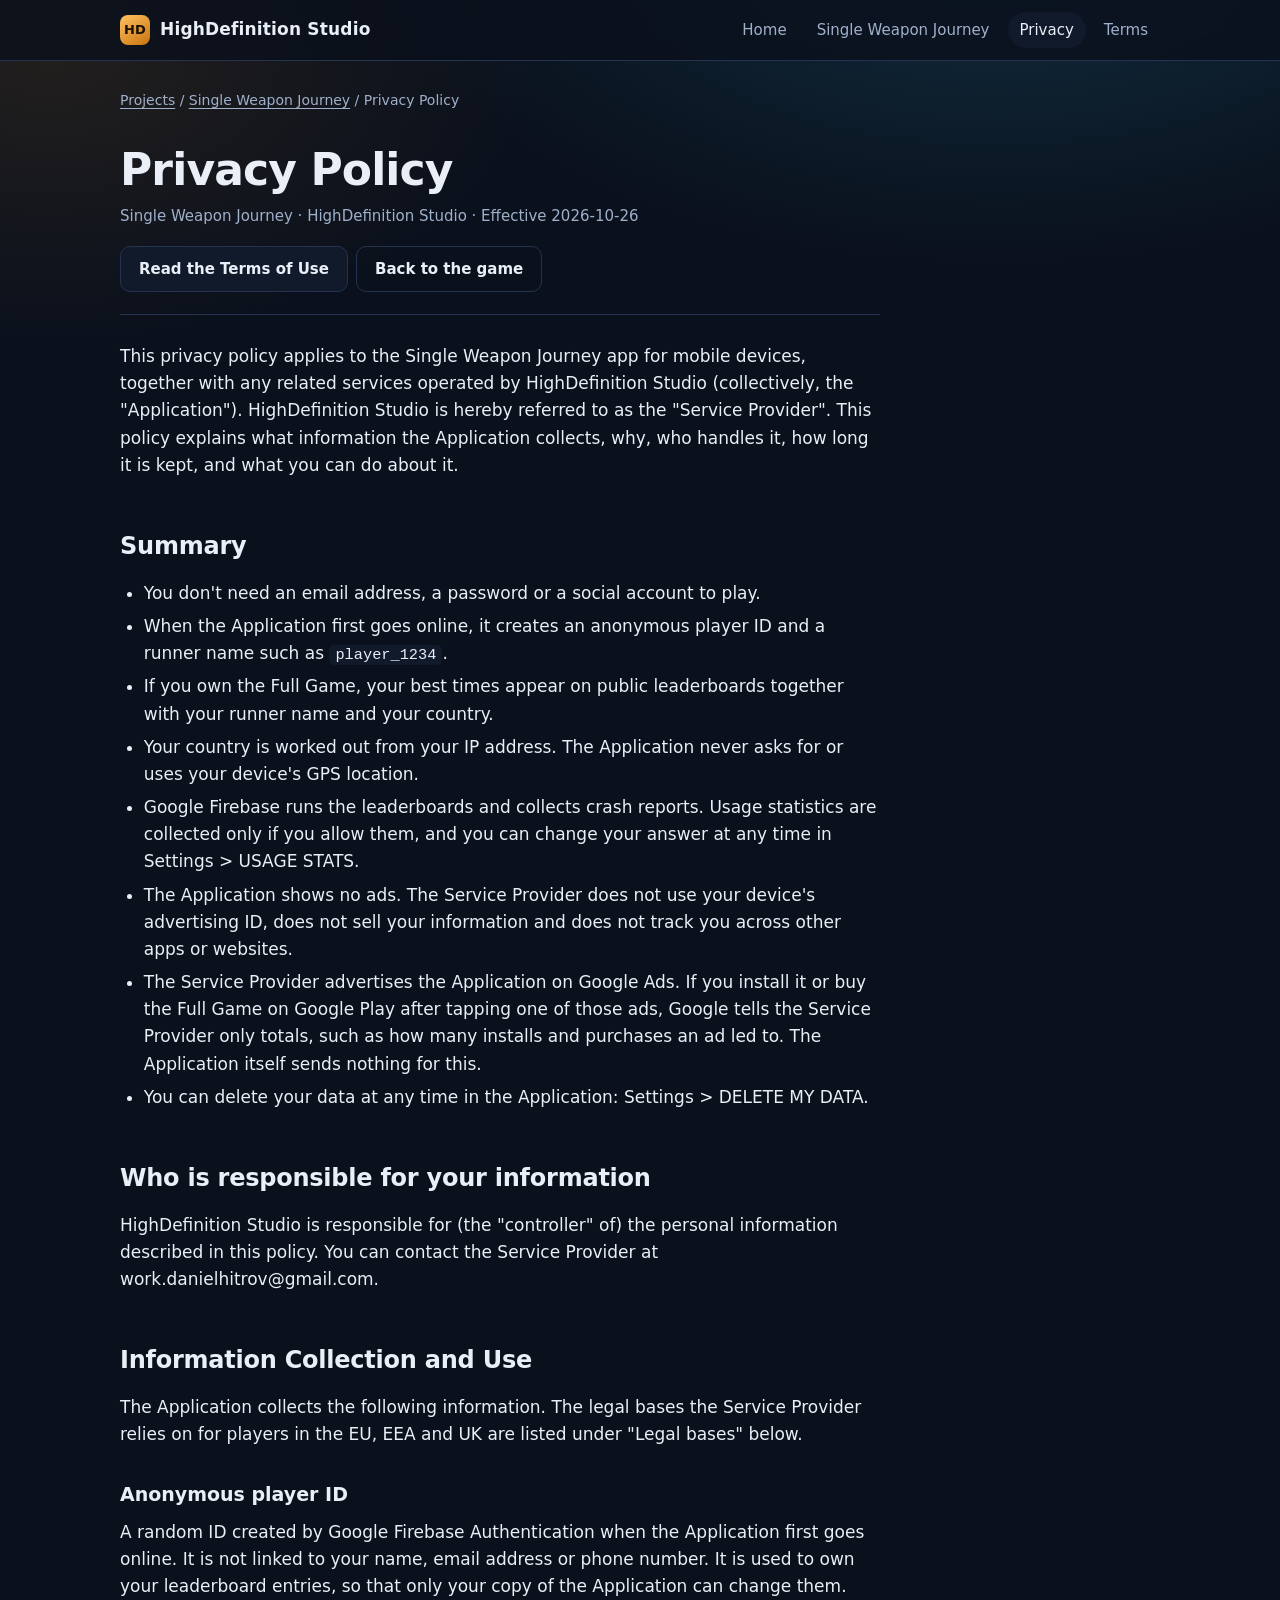
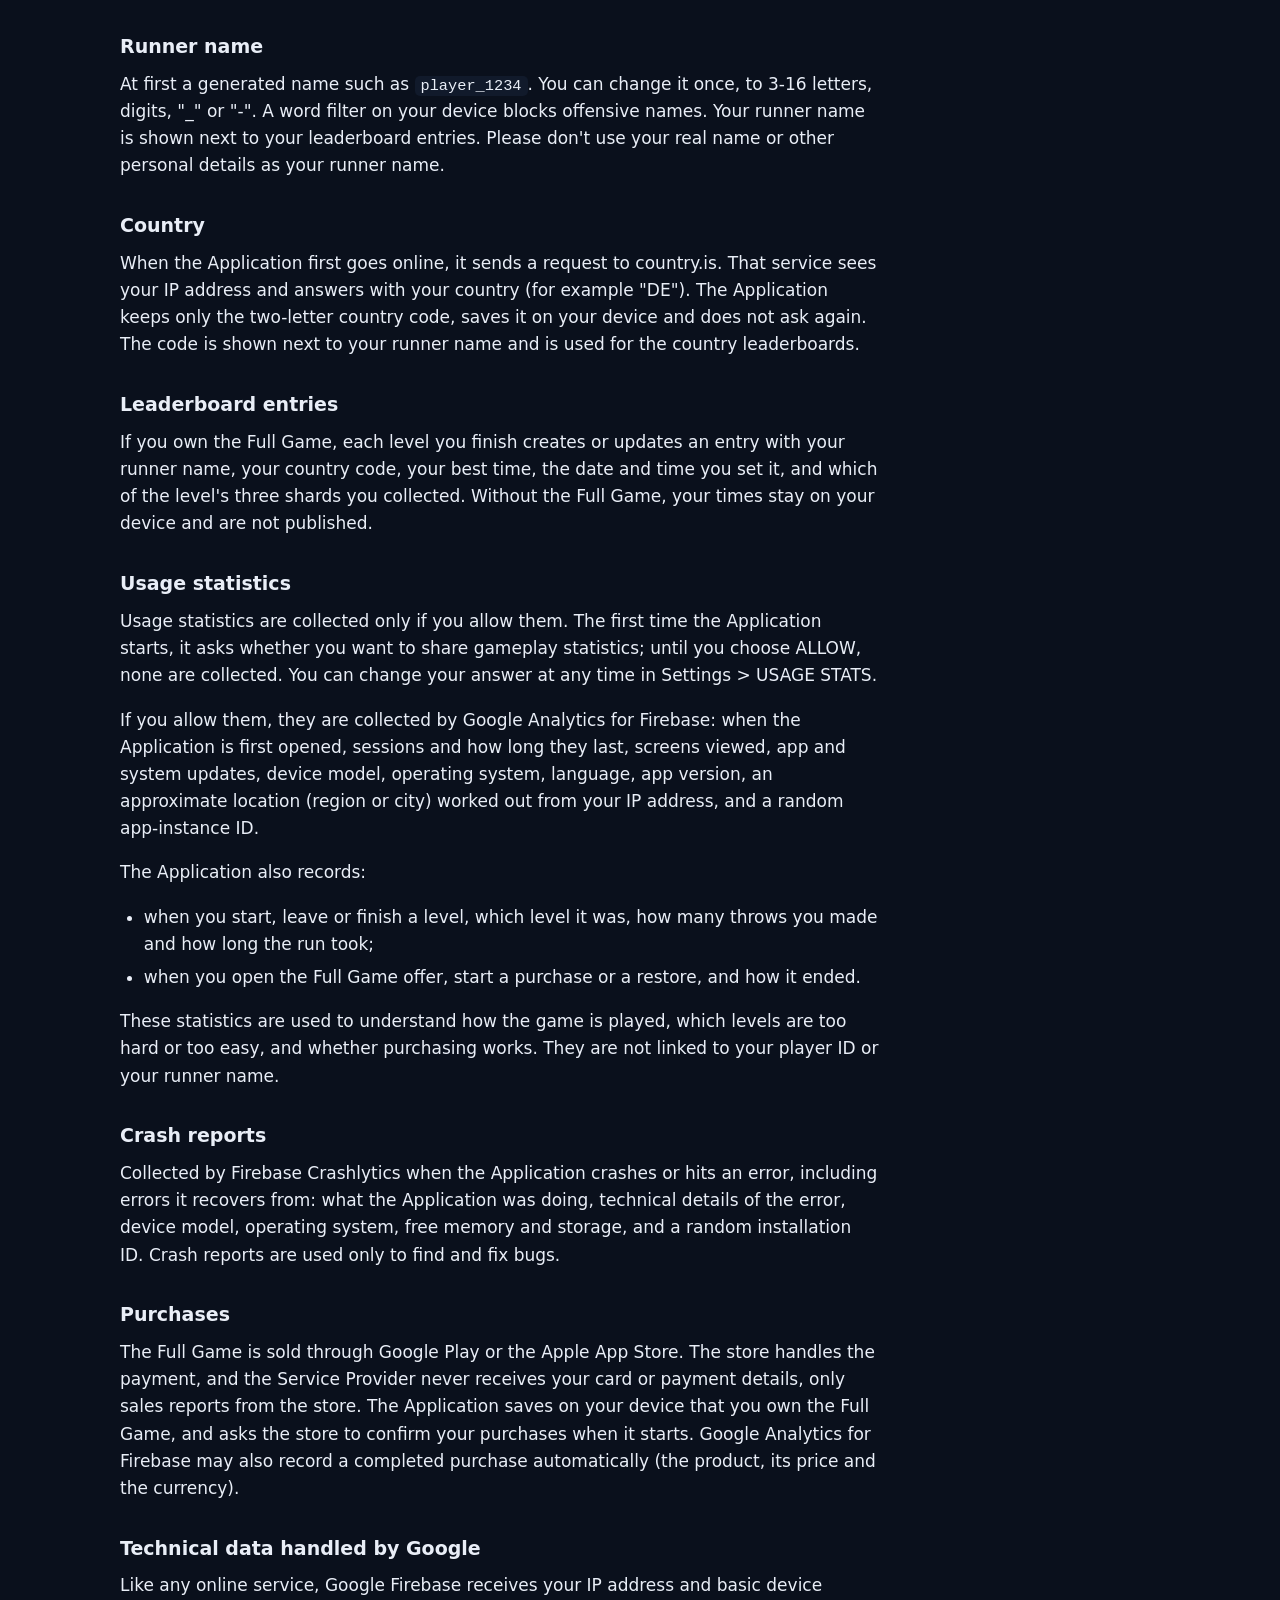
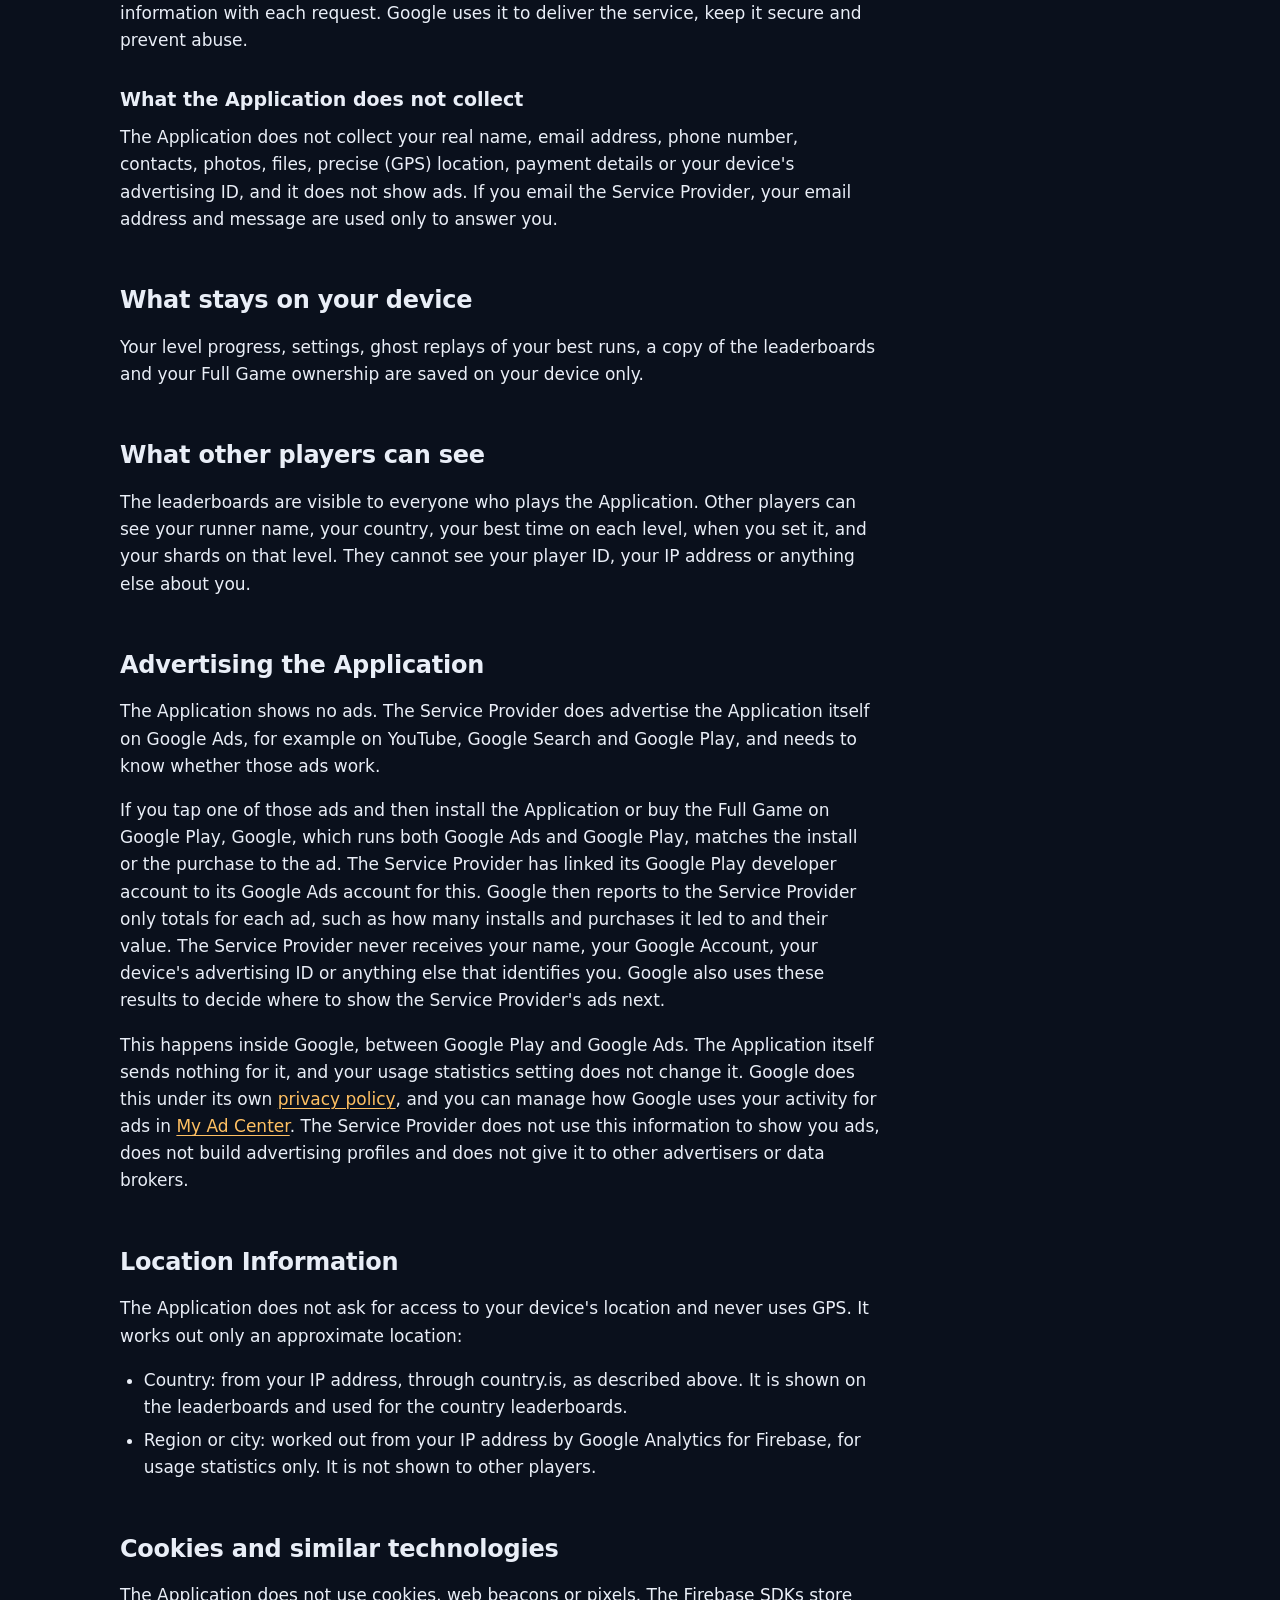
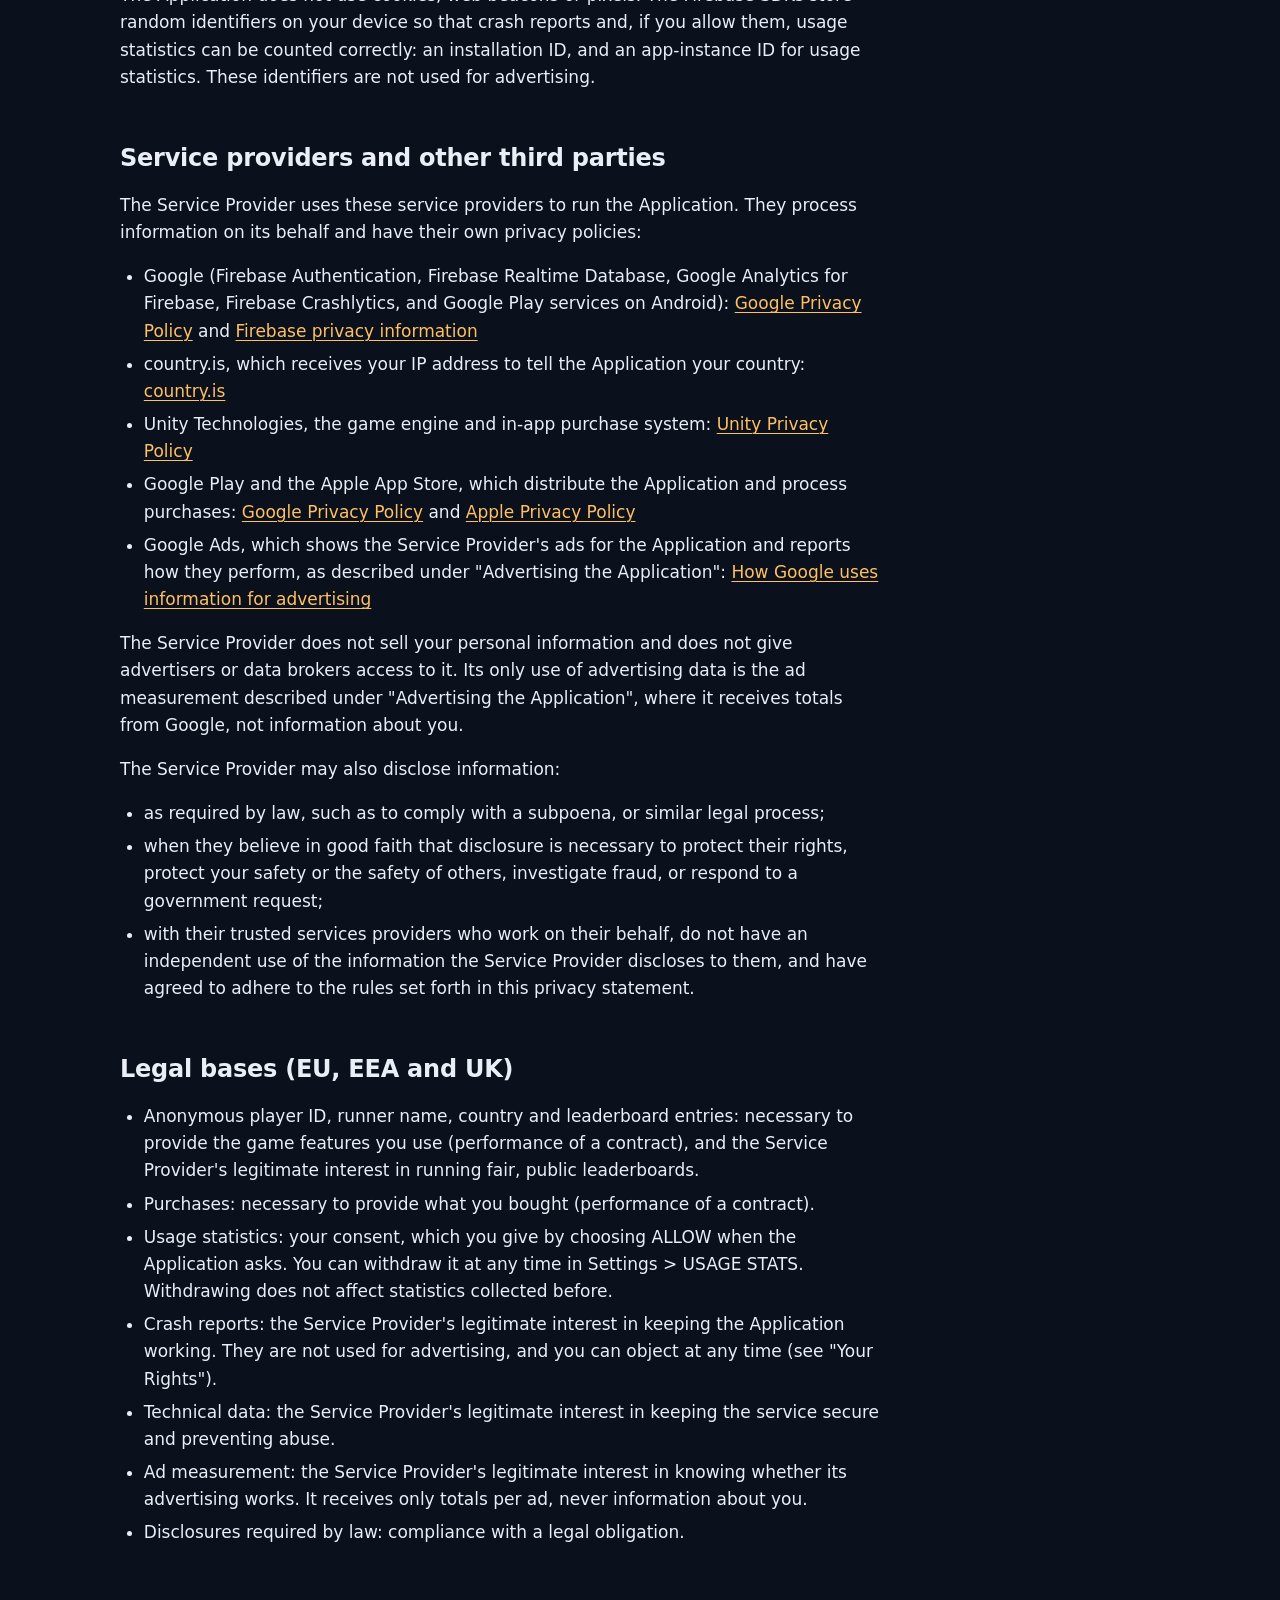
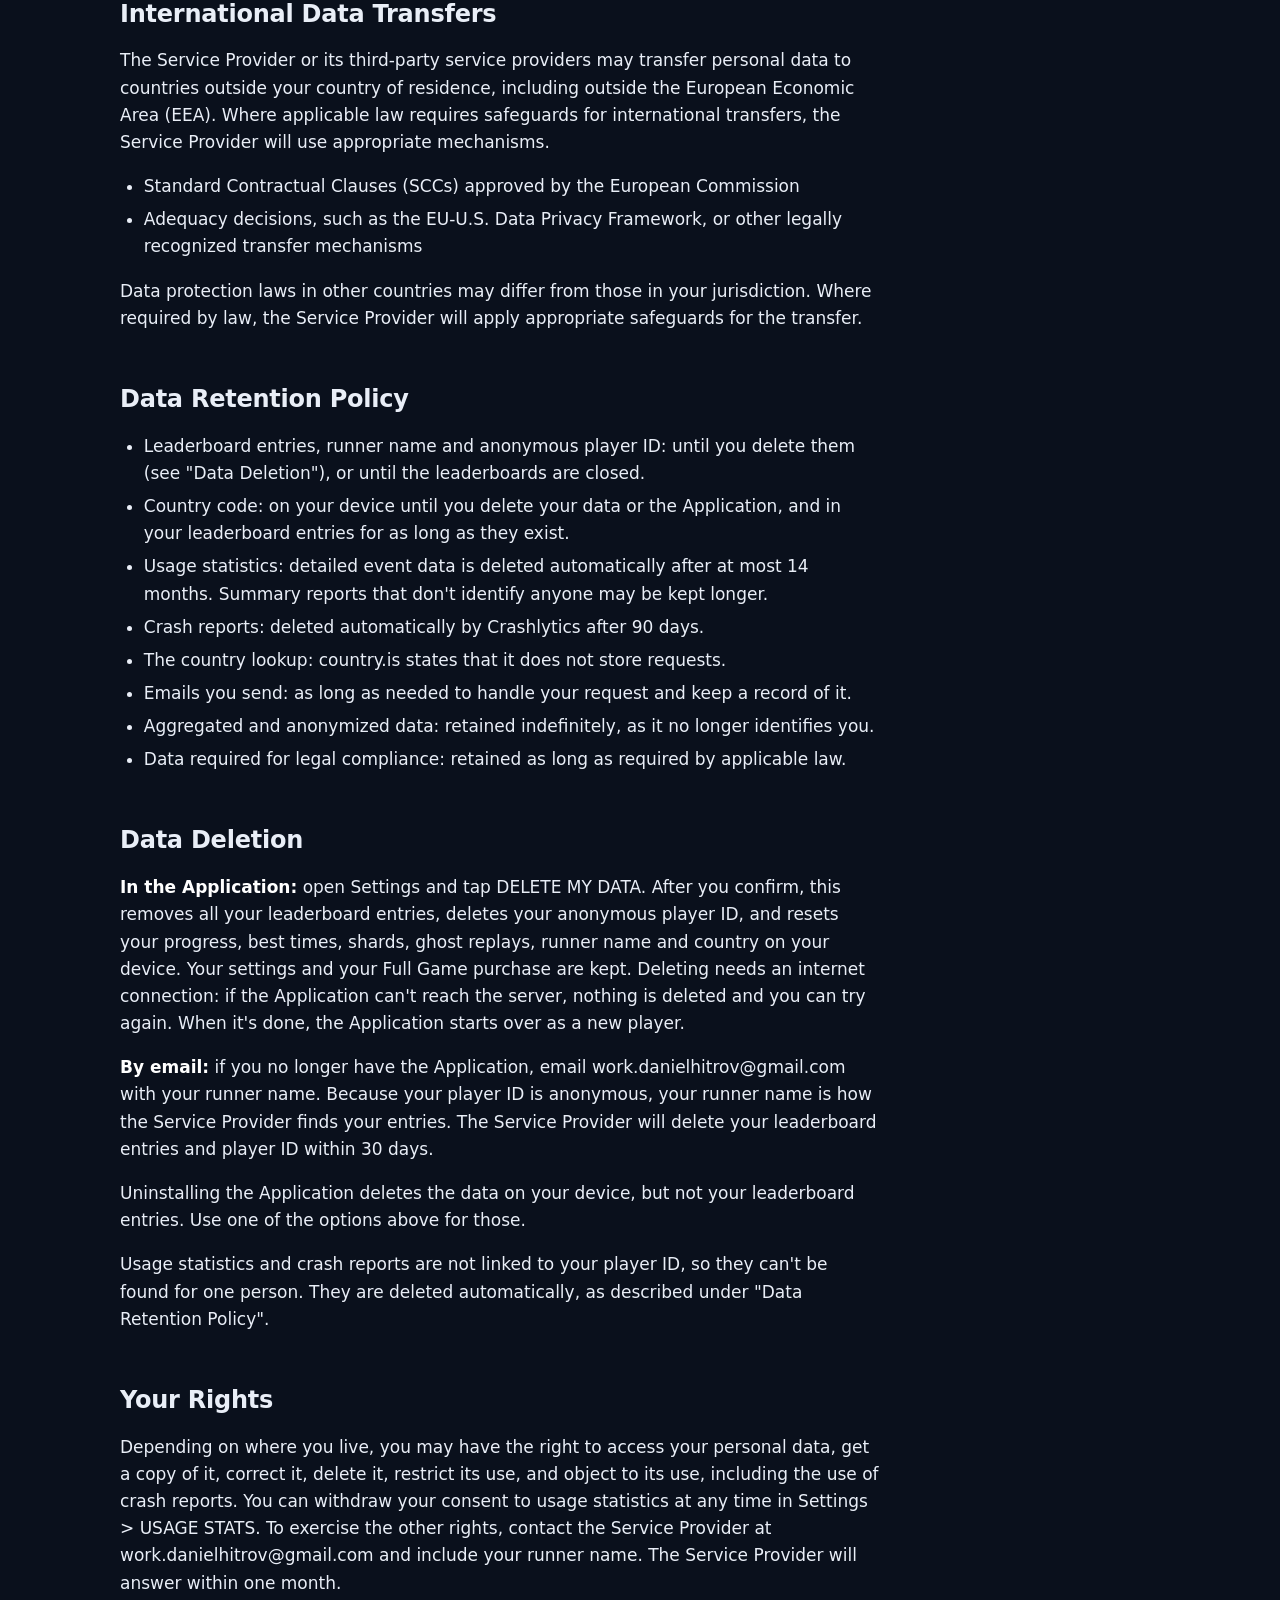
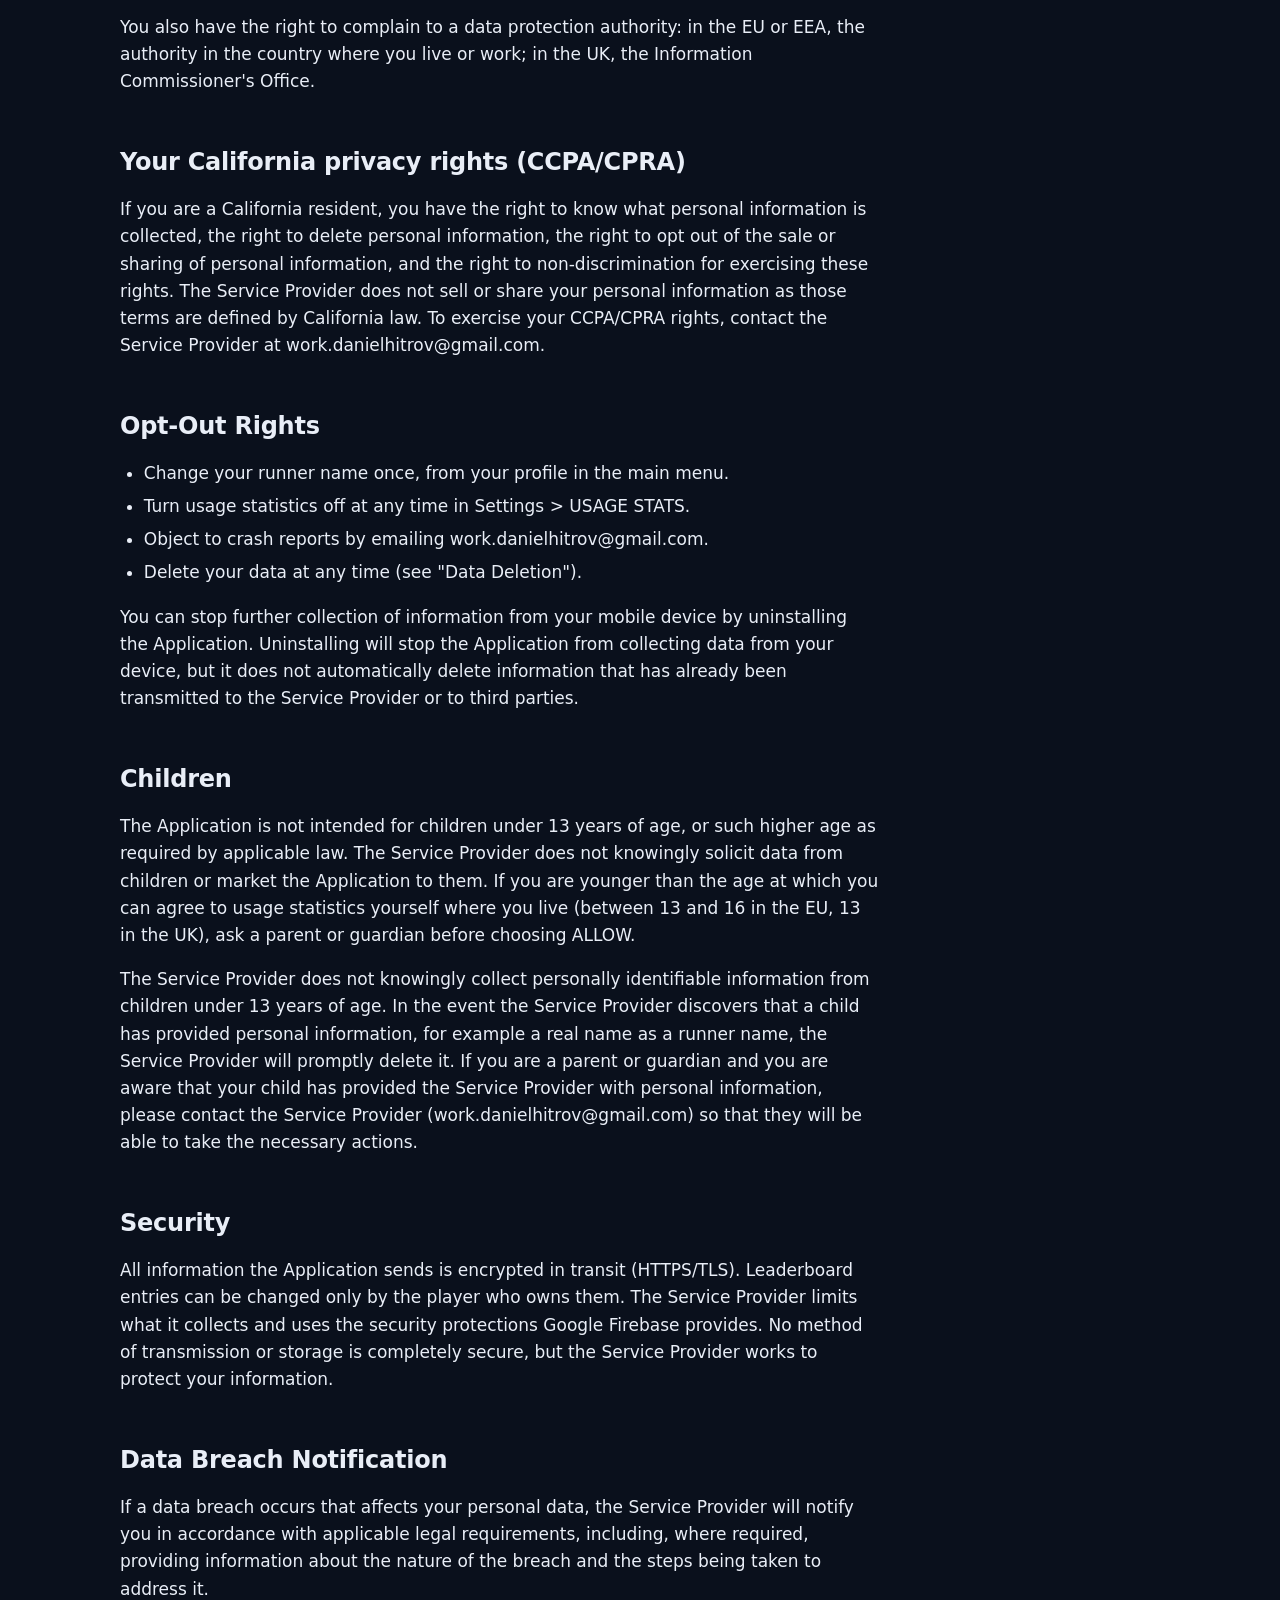
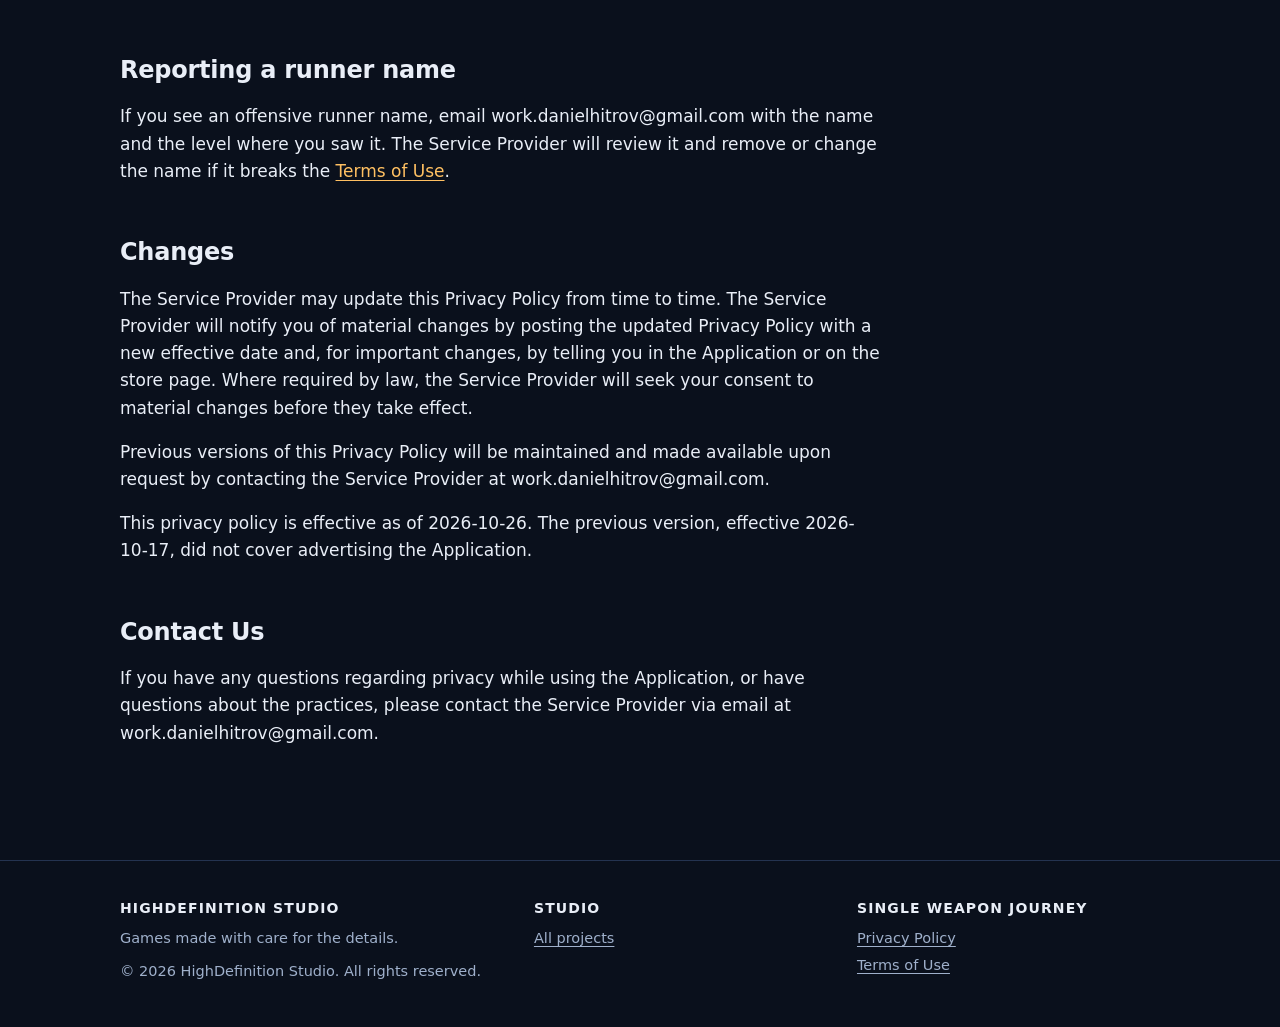
<file: single-weapon-journey/privacy.html>
<!doctype html>
<html lang="en">
<head>
  <meta charset="utf-8">
  <meta name="viewport" content="width=device-width, initial-scale=1">
  <title>Privacy Policy | Single Weapon Journey | HighDefinition Studio</title>
  <meta name="description" content="The Privacy Policy for Single Weapon Journey by HighDefinition Studio.">
  <meta name="theme-color" content="#0a101c">
  <link rel="icon" type="image/png" href="../assets/img/swj-icon.png">
  <link rel="stylesheet" href="../assets/css/site.css">
</head>
<body>

<header class="site-header">
  <div class="wrap">
    <a class="brand" href="../index.html" aria-label="HighDefinition Studio home">
      <span class="brand-mark" aria-hidden="true">HD</span>
      <span>HighDefinition Studio</span>
    </a>
    <nav class="nav" aria-label="Main">
      <a href="../index.html">Home</a>
      <a href="index.html">Single Weapon Journey</a>
      <a href="privacy.html" aria-current="page">Privacy</a>
      <a href="terms.html">Terms</a>
    </nav>
  </div>
</header>

<main>
  <div class="wrap">
    <p class="crumbs"><a href="../index.html">Projects</a> / <a href="index.html">Single Weapon Journey</a> / Privacy Policy</p>

    <article class="doc">
      <header class="doc-head">
        <h1>Privacy Policy</h1>
        <p class="meta">Single Weapon Journey &middot; HighDefinition Studio &middot; Effective 2026-10-26</p>
        <div class="doc-switch">
          <a class="btn" href="terms.html">Read the Terms of Use</a>
          <a class="btn quiet" href="index.html">Back to the game</a>
        </div>
      </header>

      <!-- Keep this policy in step with the game, the Terms of Use and the store data forms. -->
      <div class="prose" id="policy">
        <!-- BEGIN LEGAL CONTENT -->

        <p>This privacy policy applies to the Single Weapon Journey app for mobile devices, together with any related services operated by HighDefinition Studio (collectively, the "Application"). HighDefinition Studio is hereby referred to as the "Service Provider". This policy explains what information the Application collects, why, who handles it, how long it is kept, and what you can do about it.</p>

        <h2>Summary</h2>
        <ul>
          <li>You don't need an email address, a password or a social account to play.</li>
          <li>When the Application first goes online, it creates an anonymous player ID and a runner name such as <code>player_1234</code>.</li>
          <li>If you own the Full Game, your best times appear on public leaderboards together with your runner name and your country.</li>
          <li>Your country is worked out from your IP address. The Application never asks for or uses your device's GPS location.</li>
          <li>Google Firebase runs the leaderboards and collects crash reports. Usage statistics are collected only if you allow them, and you can change your answer at any time in Settings &gt; USAGE STATS.</li>
          <li>The Application shows no ads. The Service Provider does not use your device's advertising ID, does not sell your information and does not track you across other apps or websites.</li>
          <li>The Service Provider advertises the Application on Google Ads. If you install it or buy the Full Game on Google Play after tapping one of those ads, Google tells the Service Provider only totals, such as how many installs and purchases an ad led to. The Application itself sends nothing for this.</li>
          <li>You can delete your data at any time in the Application: Settings &gt; DELETE MY DATA.</li>
        </ul>

        <h2>Who is responsible for your information</h2>
        <p>HighDefinition Studio is responsible for (the "controller" of) the personal information described in this policy. You can contact the Service Provider at work.danielhitrov@gmail.com.</p>

        <h2>Information Collection and Use</h2>
        <p>The Application collects the following information. The legal bases the Service Provider relies on for players in the EU, EEA and UK are listed under "Legal bases" below.</p>

        <h3>Anonymous player ID</h3>
        <p>A random ID created by Google Firebase Authentication when the Application first goes online. It is not linked to your name, email address or phone number. It is used to own your leaderboard entries, so that only your copy of the Application can change them.</p>

        <h3>Runner name</h3>
        <p>At first a generated name such as <code>player_1234</code>. You can change it once, to 3-16 letters, digits, "_" or "-". A word filter on your device blocks offensive names. Your runner name is shown next to your leaderboard entries. Please don't use your real name or other personal details as your runner name.</p>

        <h3>Country</h3>
        <p>When the Application first goes online, it sends a request to country.is. That service sees your IP address and answers with your country (for example "DE"). The Application keeps only the two-letter country code, saves it on your device and does not ask again. The code is shown next to your runner name and is used for the country leaderboards.</p>

        <h3>Leaderboard entries</h3>
        <p>If you own the Full Game, each level you finish creates or updates an entry with your runner name, your country code, your best time, the date and time you set it, and which of the level's three shards you collected. Without the Full Game, your times stay on your device and are not published.</p>

        <h3>Usage statistics</h3>
        <p>Usage statistics are collected only if you allow them. The first time the Application starts, it asks whether you want to share gameplay statistics; until you choose ALLOW, none are collected. You can change your answer at any time in Settings &gt; USAGE STATS.</p>
        <p>If you allow them, they are collected by Google Analytics for Firebase: when the Application is first opened, sessions and how long they last, screens viewed, app and system updates, device model, operating system, language, app version, an approximate location (region or city) worked out from your IP address, and a random app-instance ID.</p>
        <p>The Application also records:</p>
        <ul>
          <li>when you start, leave or finish a level, which level it was, how many throws you made and how long the run took;</li>
          <li>when you open the Full Game offer, start a purchase or a restore, and how it ended.</li>
        </ul>
        <p>These statistics are used to understand how the game is played, which levels are too hard or too easy, and whether purchasing works. They are not linked to your player ID or your runner name.</p>

        <h3>Crash reports</h3>
        <p>Collected by Firebase Crashlytics when the Application crashes or hits an error, including errors it recovers from: what the Application was doing, technical details of the error, device model, operating system, free memory and storage, and a random installation ID. Crash reports are used only to find and fix bugs.</p>

        <h3>Purchases</h3>
        <p>The Full Game is sold through Google Play or the Apple App Store. The store handles the payment, and the Service Provider never receives your card or payment details, only sales reports from the store. The Application saves on your device that you own the Full Game, and asks the store to confirm your purchases when it starts. Google Analytics for Firebase may also record a completed purchase automatically (the product, its price and the currency).</p>

        <h3>Technical data handled by Google</h3>
        <p>Like any online service, Google Firebase receives your IP address and basic device information with each request. Google uses it to deliver the service, keep it secure and prevent abuse.</p>

        <h3>What the Application does not collect</h3>
        <p>The Application does not collect your real name, email address, phone number, contacts, photos, files, precise (GPS) location, payment details or your device's advertising ID, and it does not show ads. If you email the Service Provider, your email address and message are used only to answer you.</p>

        <h2>What stays on your device</h2>
        <p>Your level progress, settings, ghost replays of your best runs, a copy of the leaderboards and your Full Game ownership are saved on your device only.</p>

        <h2>What other players can see</h2>
        <p>The leaderboards are visible to everyone who plays the Application. Other players can see your runner name, your country, your best time on each level, when you set it, and your shards on that level. They cannot see your player ID, your IP address or anything else about you.</p>

        <h2>Advertising the Application</h2>
        <p>The Application shows no ads. The Service Provider does advertise the Application itself on Google Ads, for example on YouTube, Google Search and Google Play, and needs to know whether those ads work.</p>
        <p>If you tap one of those ads and then install the Application or buy the Full Game on Google Play, Google, which runs both Google Ads and Google Play, matches the install or the purchase to the ad. The Service Provider has linked its Google Play developer account to its Google Ads account for this. Google then reports to the Service Provider only totals for each ad, such as how many installs and purchases it led to and their value. The Service Provider never receives your name, your Google Account, your device's advertising ID or anything else that identifies you. Google also uses these results to decide where to show the Service Provider's ads next.</p>
        <p>This happens inside Google, between Google Play and Google Ads. The Application itself sends nothing for it, and your usage statistics setting does not change it. Google does this under its own <a href="https://policies.google.com/privacy" target="_blank" rel="noopener noreferrer">privacy policy</a>, and you can manage how Google uses your activity for ads in <a href="https://myadcenter.google.com/" target="_blank" rel="noopener noreferrer">My Ad Center</a>. The Service Provider does not use this information to show you ads, does not build advertising profiles and does not give it to other advertisers or data brokers.</p>

        <h2>Location Information</h2>
        <p>The Application does not ask for access to your device's location and never uses GPS. It works out only an approximate location:</p>
        <ul>
          <li>Country: from your IP address, through country.is, as described above. It is shown on the leaderboards and used for the country leaderboards.</li>
          <li>Region or city: worked out from your IP address by Google Analytics for Firebase, for usage statistics only. It is not shown to other players.</li>
        </ul>

        <h2>Cookies and similar technologies</h2>
        <p>The Application does not use cookies, web beacons or pixels. The Firebase SDKs store random identifiers on your device so that crash reports and, if you allow them, usage statistics can be counted correctly: an installation ID, and an app-instance ID for usage statistics. These identifiers are not used for advertising.</p>

        <h2>Service providers and other third parties</h2>
        <p>The Service Provider uses these service providers to run the Application. They process information on its behalf and have their own privacy policies:</p>
        <ul>
          <li>Google (Firebase Authentication, Firebase Realtime Database, Google Analytics for Firebase, Firebase Crashlytics, and Google Play services on Android): <a href="https://policies.google.com/privacy" target="_blank" rel="noopener noreferrer">Google Privacy Policy</a> and <a href="https://firebase.google.com/support/privacy" target="_blank" rel="noopener noreferrer">Firebase privacy information</a></li>
          <li>country.is, which receives your IP address to tell the Application your country: <a href="https://country.is/" target="_blank" rel="noopener noreferrer">country.is</a></li>
          <li>Unity Technologies, the game engine and in-app purchase system: <a href="https://unity3d.com/legal/privacy-policy" target="_blank" rel="noopener noreferrer">Unity Privacy Policy</a></li>
          <li>Google Play and the Apple App Store, which distribute the Application and process purchases: <a href="https://policies.google.com/privacy" target="_blank" rel="noopener noreferrer">Google Privacy Policy</a> and <a href="https://www.apple.com/legal/privacy/" target="_blank" rel="noopener noreferrer">Apple Privacy Policy</a></li>
          <li>Google Ads, which shows the Service Provider's ads for the Application and reports how they perform, as described under "Advertising the Application": <a href="https://policies.google.com/technologies/ads" target="_blank" rel="noopener noreferrer">How Google uses information for advertising</a></li>
        </ul>
        <p>The Service Provider does not sell your personal information and does not give advertisers or data brokers access to it. Its only use of advertising data is the ad measurement described under "Advertising the Application", where it receives totals from Google, not information about you.</p>
        <p>The Service Provider may also disclose information:</p>
        <ul>
          <li>as required by law, such as to comply with a subpoena, or similar legal process;</li>
          <li>when they believe in good faith that disclosure is necessary to protect their rights, protect your safety or the safety of others, investigate fraud, or respond to a government request;</li>
          <li>with their trusted services providers who work on their behalf, do not have an independent use of the information the Service Provider discloses to them, and have agreed to adhere to the rules set forth in this privacy statement.</li>
        </ul>

        <h2>Legal bases (EU, EEA and UK)</h2>
        <ul>
          <li>Anonymous player ID, runner name, country and leaderboard entries: necessary to provide the game features you use (performance of a contract), and the Service Provider's legitimate interest in running fair, public leaderboards.</li>
          <li>Purchases: necessary to provide what you bought (performance of a contract).</li>
          <li>Usage statistics: your consent, which you give by choosing ALLOW when the Application asks. You can withdraw it at any time in Settings &gt; USAGE STATS. Withdrawing does not affect statistics collected before.</li>
          <li>Crash reports: the Service Provider's legitimate interest in keeping the Application working. They are not used for advertising, and you can object at any time (see "Your Rights").</li>
          <li>Technical data: the Service Provider's legitimate interest in keeping the service secure and preventing abuse.</li>
          <li>Ad measurement: the Service Provider's legitimate interest in knowing whether its advertising works. It receives only totals per ad, never information about you.</li>
          <li>Disclosures required by law: compliance with a legal obligation.</li>
        </ul>

        <h2>International Data Transfers</h2>
        <p>The Service Provider or its third-party service providers may transfer personal data to countries outside your country of residence, including outside the European Economic Area (EEA). Where applicable law requires safeguards for international transfers, the Service Provider will use appropriate mechanisms.</p>
        <ul>
          <li>Standard Contractual Clauses (SCCs) approved by the European Commission</li>
          <li>Adequacy decisions, such as the EU-U.S. Data Privacy Framework, or other legally recognized transfer mechanisms</li>
        </ul>
        <p>Data protection laws in other countries may differ from those in your jurisdiction. Where required by law, the Service Provider will apply appropriate safeguards for the transfer.</p>

        <h2>Data Retention Policy</h2>
        <ul>
          <li>Leaderboard entries, runner name and anonymous player ID: until you delete them (see "Data Deletion"), or until the leaderboards are closed.</li>
          <li>Country code: on your device until you delete your data or the Application, and in your leaderboard entries for as long as they exist.</li>
          <li>Usage statistics: detailed event data is deleted automatically after at most 14 months. Summary reports that don't identify anyone may be kept longer.</li>
          <li>Crash reports: deleted automatically by Crashlytics after 90 days.</li>
          <li>The country lookup: country.is states that it does not store requests.</li>
          <li>Emails you send: as long as needed to handle your request and keep a record of it.</li>
          <li>Aggregated and anonymized data: retained indefinitely, as it no longer identifies you.</li>
          <li>Data required for legal compliance: retained as long as required by applicable law.</li>
        </ul>

        <h2>Data Deletion</h2>
        <p><strong>In the Application:</strong> open Settings and tap DELETE MY DATA. After you confirm, this removes all your leaderboard entries, deletes your anonymous player ID, and resets your progress, best times, shards, ghost replays, runner name and country on your device. Your settings and your Full Game purchase are kept. Deleting needs an internet connection: if the Application can't reach the server, nothing is deleted and you can try again. When it's done, the Application starts over as a new player.</p>
        <p><strong>By email:</strong> if you no longer have the Application, email work.danielhitrov@gmail.com with your runner name. Because your player ID is anonymous, your runner name is how the Service Provider finds your entries. The Service Provider will delete your leaderboard entries and player ID within 30 days.</p>
        <p>Uninstalling the Application deletes the data on your device, but not your leaderboard entries. Use one of the options above for those.</p>
        <p>Usage statistics and crash reports are not linked to your player ID, so they can't be found for one person. They are deleted automatically, as described under "Data Retention Policy".</p>

        <h2>Your Rights</h2>
        <p>Depending on where you live, you may have the right to access your personal data, get a copy of it, correct it, delete it, restrict its use, and object to its use, including the use of crash reports. You can withdraw your consent to usage statistics at any time in Settings &gt; USAGE STATS. To exercise the other rights, contact the Service Provider at work.danielhitrov@gmail.com and include your runner name. The Service Provider will answer within one month.</p>
        <p>You also have the right to complain to a data protection authority: in the EU or EEA, the authority in the country where you live or work; in the UK, the Information Commissioner's Office.</p>

        <h2>Your California privacy rights (CCPA/CPRA)</h2>
        <p>If you are a California resident, you have the right to know what personal information is collected, the right to delete personal information, the right to opt out of the sale or sharing of personal information, and the right to non-discrimination for exercising these rights. The Service Provider does not sell or share your personal information as those terms are defined by California law. To exercise your CCPA/CPRA rights, contact the Service Provider at work.danielhitrov@gmail.com.</p>

        <h2>Opt-Out Rights</h2>
        <ul>
          <li>Change your runner name once, from your profile in the main menu.</li>
          <li>Turn usage statistics off at any time in Settings &gt; USAGE STATS.</li>
          <li>Object to crash reports by emailing work.danielhitrov@gmail.com.</li>
          <li>Delete your data at any time (see "Data Deletion").</li>
        </ul>
        <p>You can stop further collection of information from your mobile device by uninstalling the Application. Uninstalling will stop the Application from collecting data from your device, but it does not automatically delete information that has already been transmitted to the Service Provider or to third parties.</p>

        <h2>Children</h2>
        <p>The Application is not intended for children under 13 years of age, or such higher age as required by applicable law. The Service Provider does not knowingly solicit data from children or market the Application to them. If you are younger than the age at which you can agree to usage statistics yourself where you live (between 13 and 16 in the EU, 13 in the UK), ask a parent or guardian before choosing ALLOW.</p>
        <p>The Service Provider does not knowingly collect personally identifiable information from children under 13 years of age. In the event the Service Provider discovers that a child has provided personal information, for example a real name as a runner name, the Service Provider will promptly delete it. If you are a parent or guardian and you are aware that your child has provided the Service Provider with personal information, please contact the Service Provider (work.danielhitrov@gmail.com) so that they will be able to take the necessary actions.</p>

        <h2>Security</h2>
        <p>All information the Application sends is encrypted in transit (HTTPS/TLS). Leaderboard entries can be changed only by the player who owns them. The Service Provider limits what it collects and uses the security protections Google Firebase provides. No method of transmission or storage is completely secure, but the Service Provider works to protect your information.</p>

        <h2>Data Breach Notification</h2>
        <p>If a data breach occurs that affects your personal data, the Service Provider will notify you in accordance with applicable legal requirements, including, where required, providing information about the nature of the breach and the steps being taken to address it.</p>

        <h2>Reporting a runner name</h2>
        <p>If you see an offensive runner name, email work.danielhitrov@gmail.com with the name and the level where you saw it. The Service Provider will review it and remove or change the name if it breaks the <a href="terms.html">Terms of Use</a>.</p>

        <h2>Changes</h2>
        <p>The Service Provider may update this Privacy Policy from time to time. The Service Provider will notify you of material changes by posting the updated Privacy Policy with a new effective date and, for important changes, by telling you in the Application or on the store page. Where required by law, the Service Provider will seek your consent to material changes before they take effect.</p>
        <p>Previous versions of this Privacy Policy will be maintained and made available upon request by contacting the Service Provider at work.danielhitrov@gmail.com.</p>
        <p>This privacy policy is effective as of 2026-10-26. The previous version, effective 2026-10-17, did not cover advertising the Application.</p>

        <h2>Contact Us</h2>
        <p>If you have any questions regarding privacy while using the Application, or have questions about the practices, please contact the Service Provider via email at work.danielhitrov@gmail.com.</p>

        <!-- END LEGAL CONTENT -->
      </div>
    </article>
  </div>
</main>

<footer class="site-footer">
  <div class="wrap">
    <div>
      <h4>HighDefinition Studio</h4>
      <p>Games made with care for the details.</p>
      <p style="margin-top:10px">&copy; 2026 HighDefinition Studio. All rights reserved.</p>
    </div>
    <div>
      <h4>Studio</h4>
      <ul>
        <li><a href="../index.html">All projects</a></li>
      </ul>
    </div>
    <div>
      <h4>Single Weapon Journey</h4>
      <ul>
        <li><a href="privacy.html">Privacy Policy</a></li>
        <li><a href="terms.html">Terms of Use</a></li>
      </ul>
    </div>
  </div>
</footer>

</body>
</html>
</file>
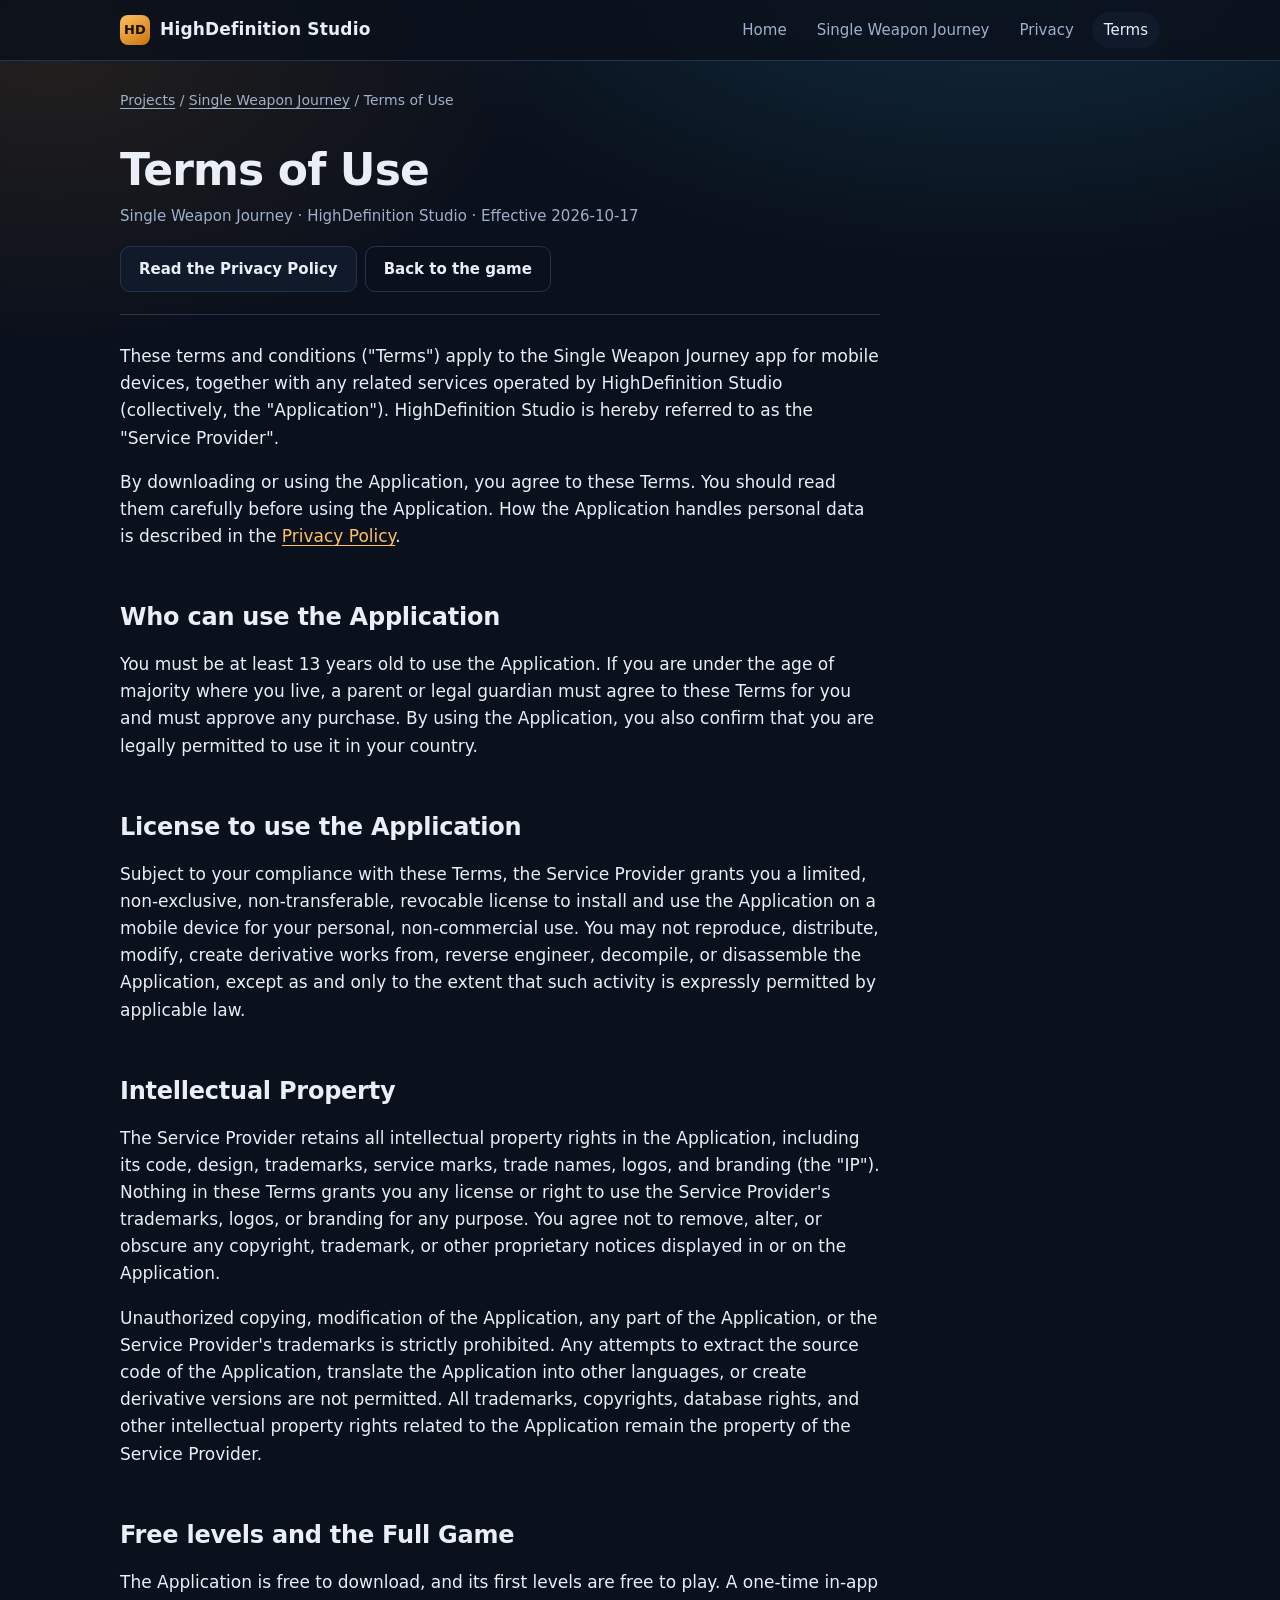
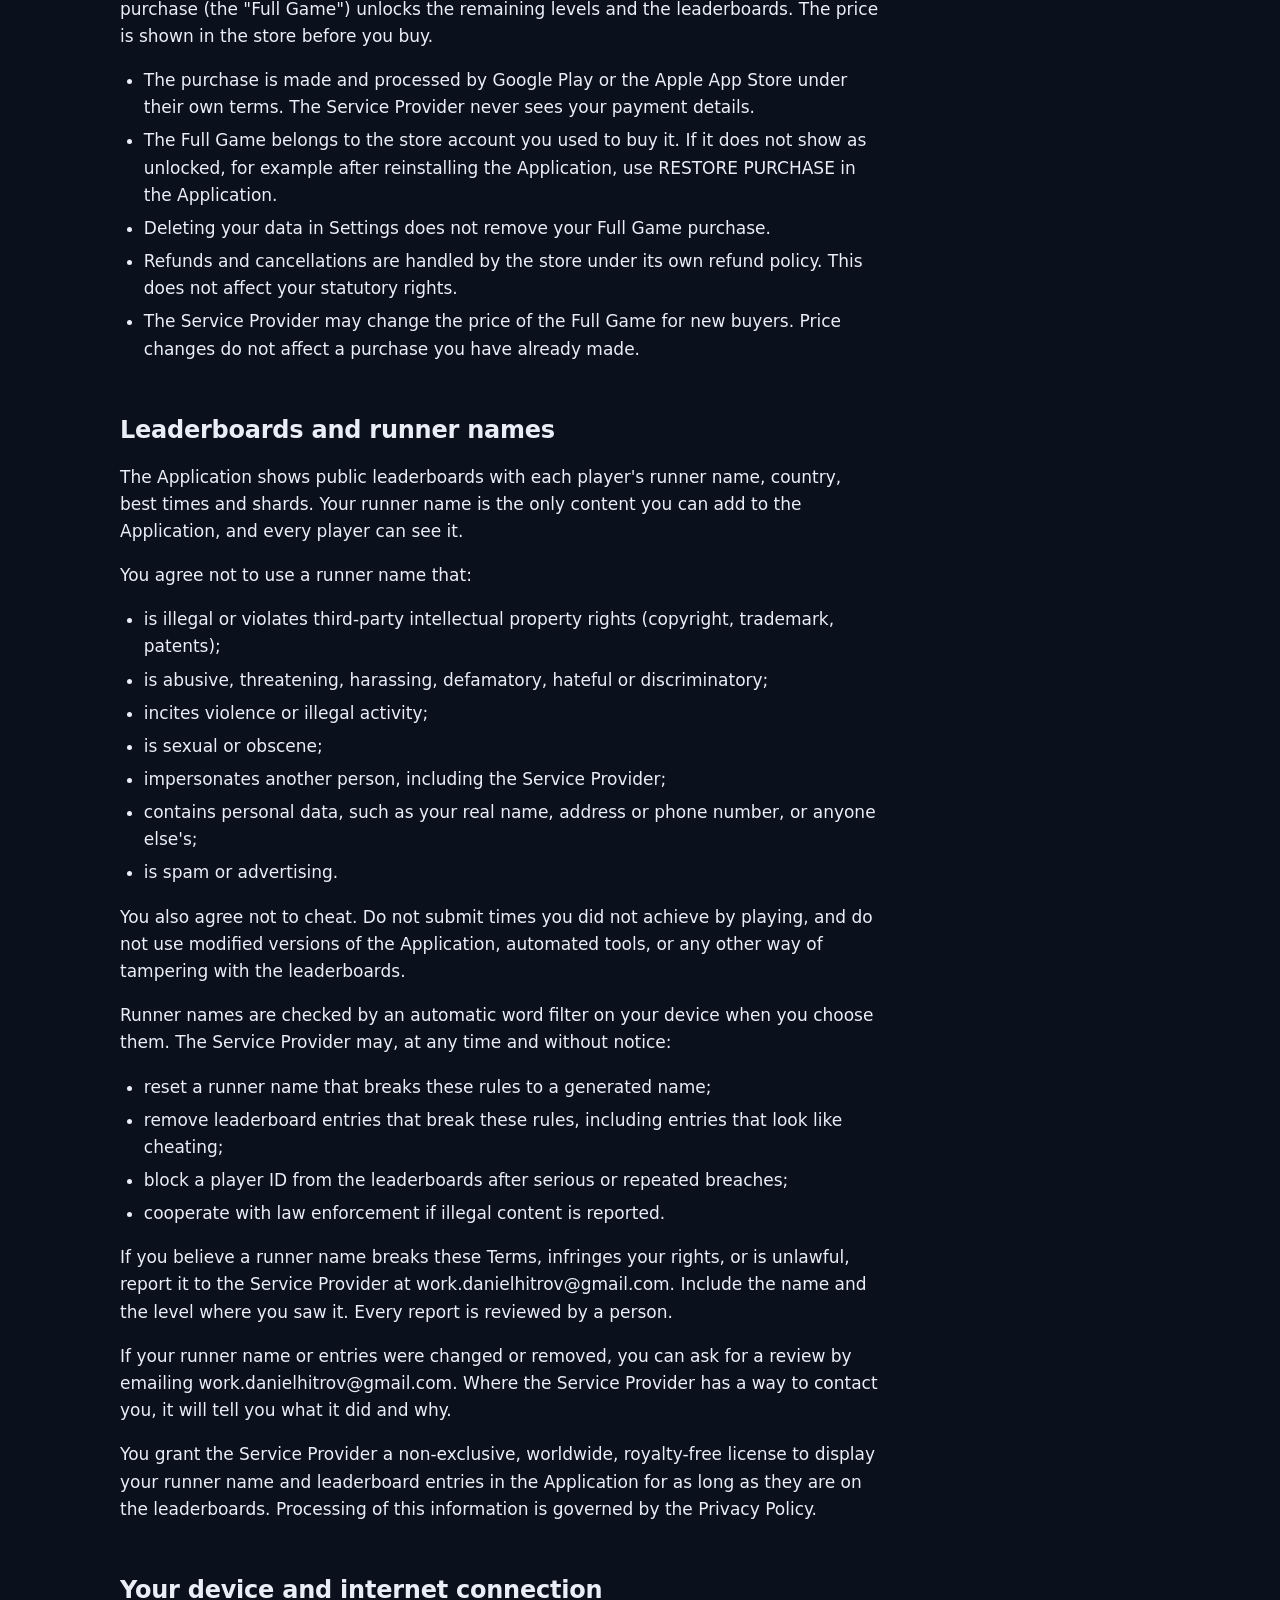
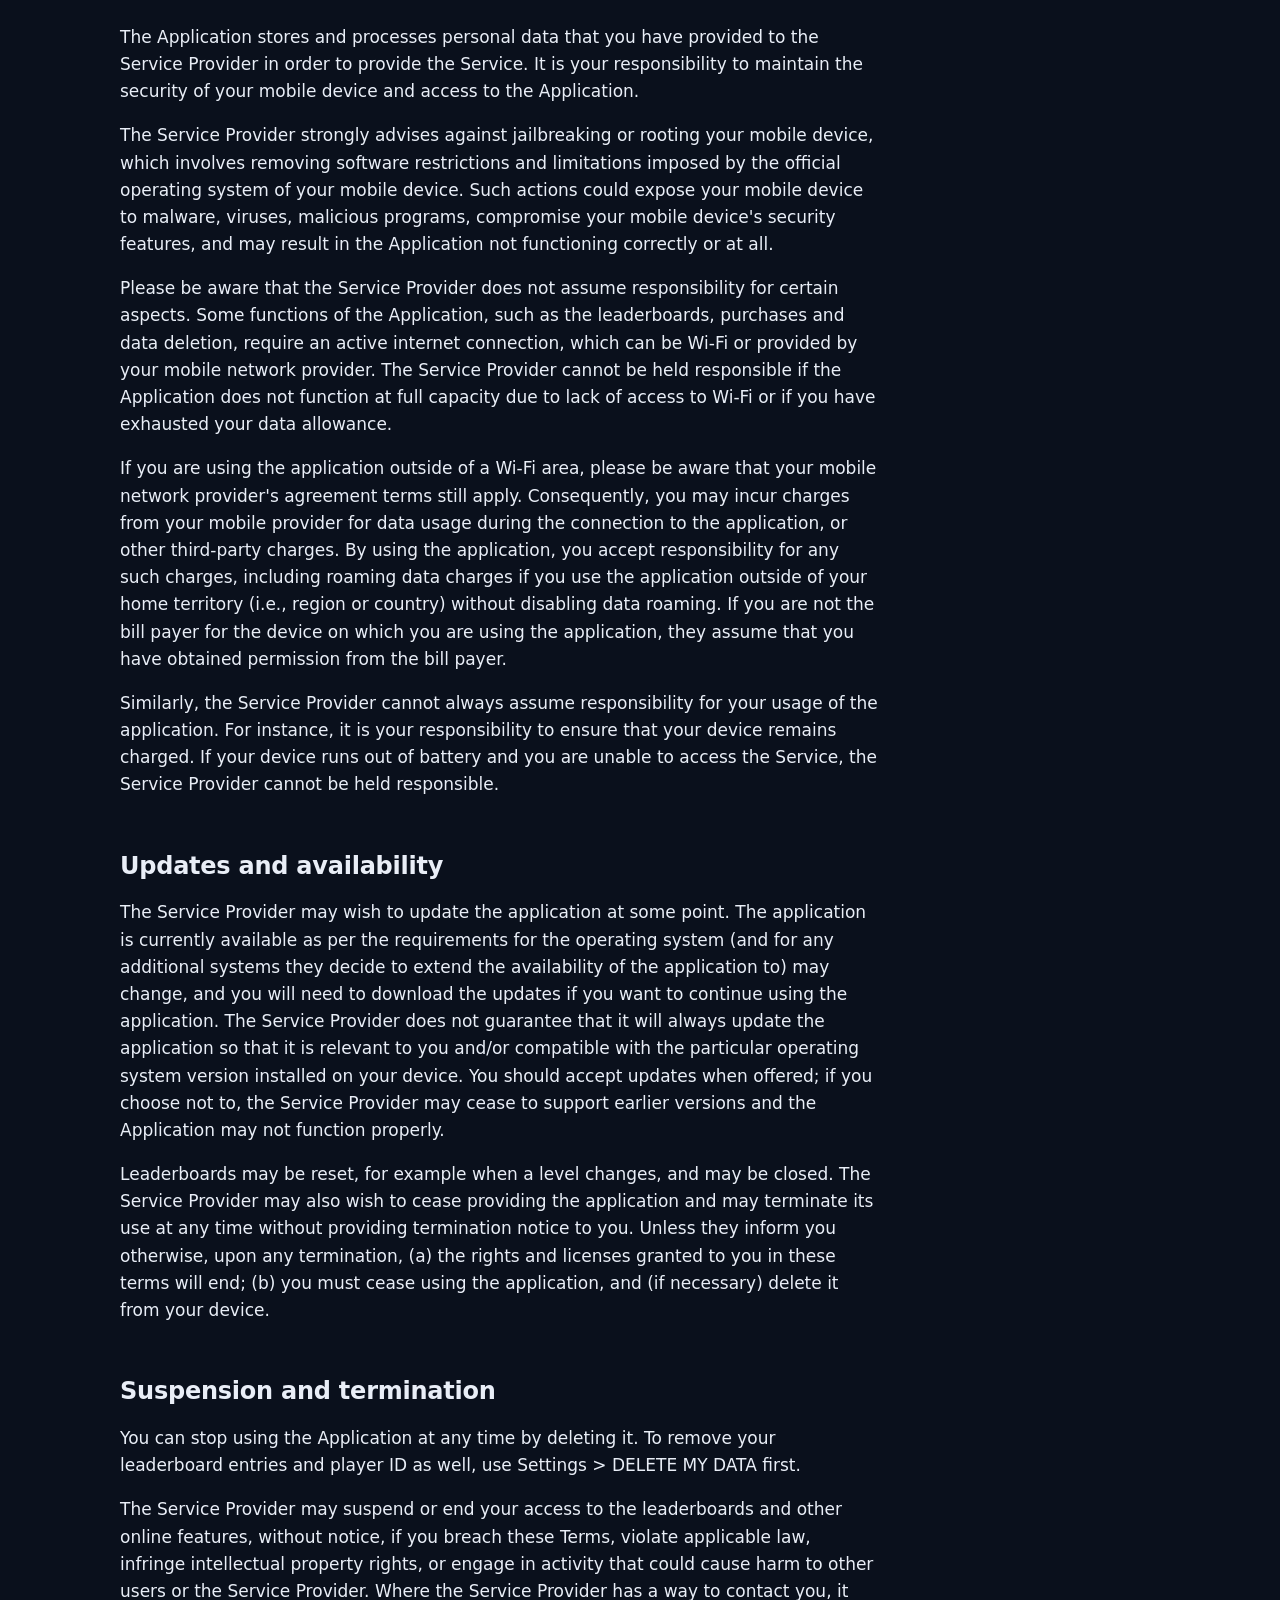
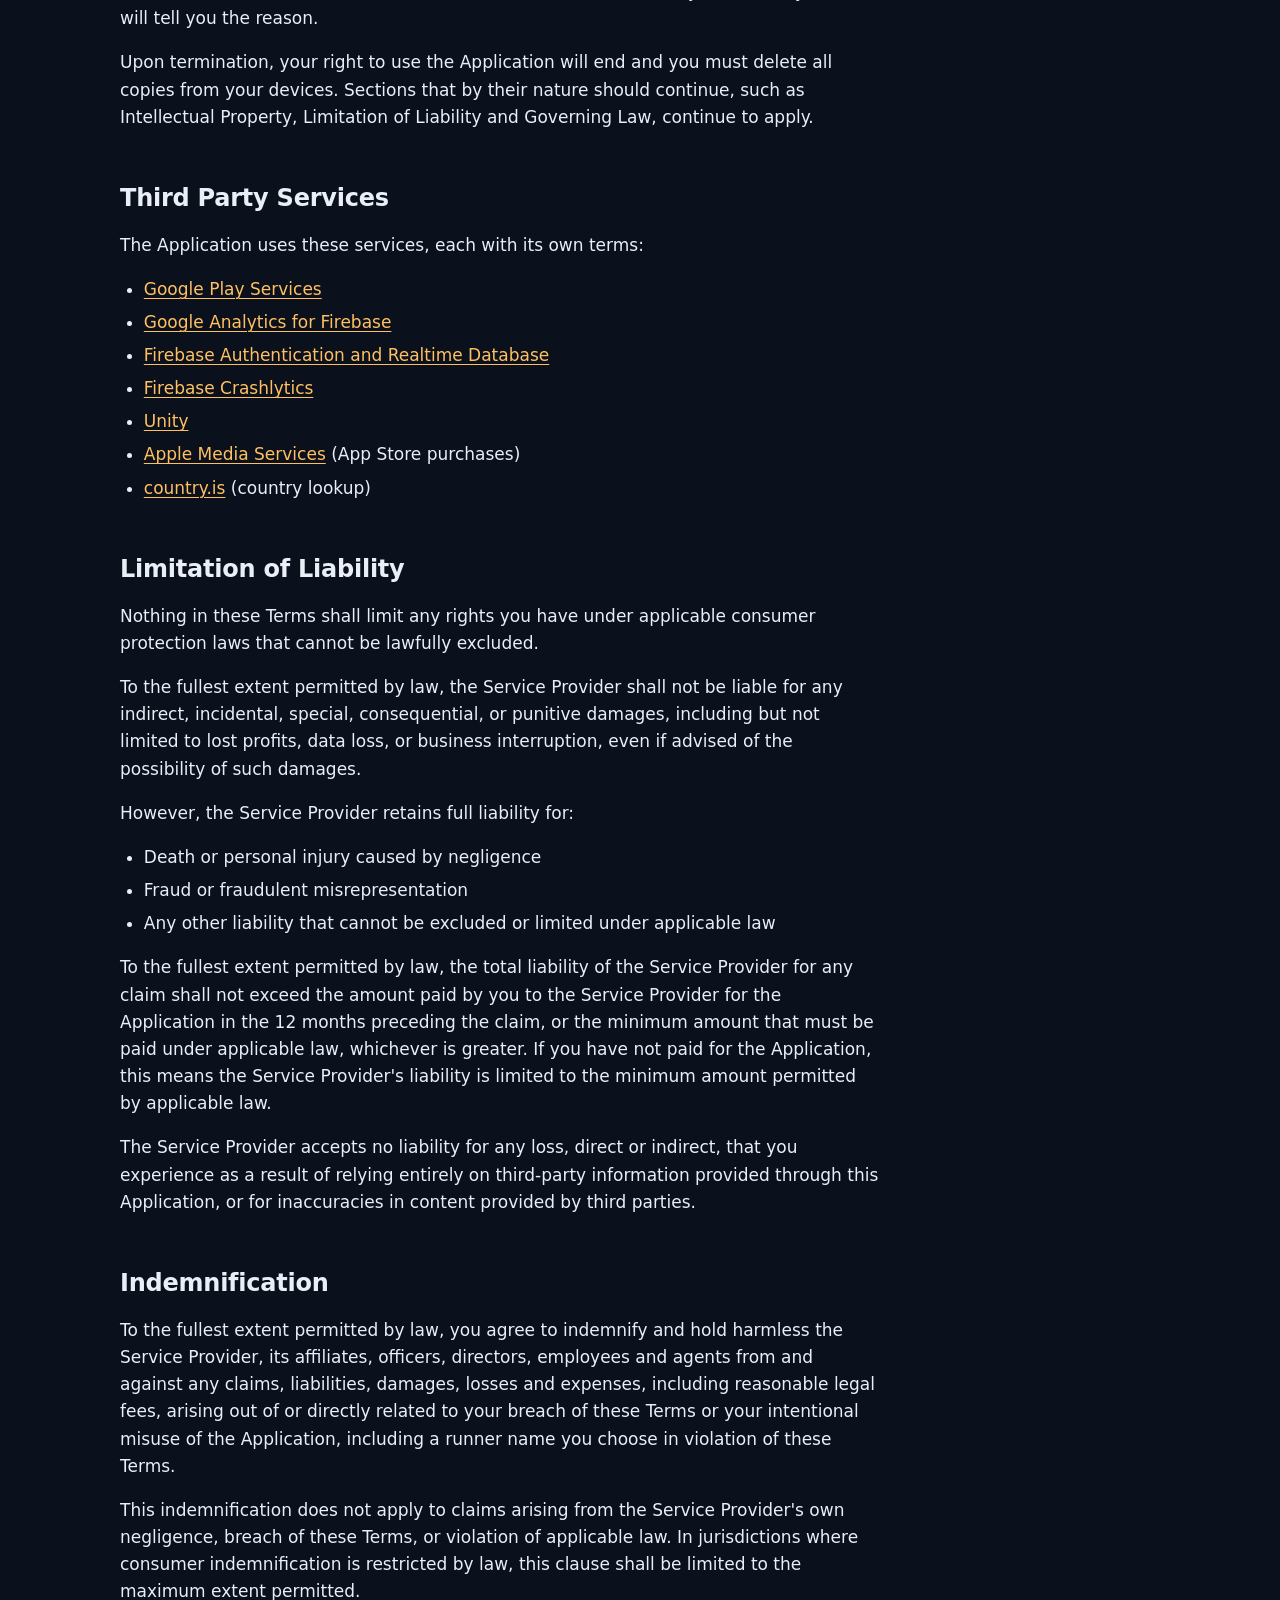
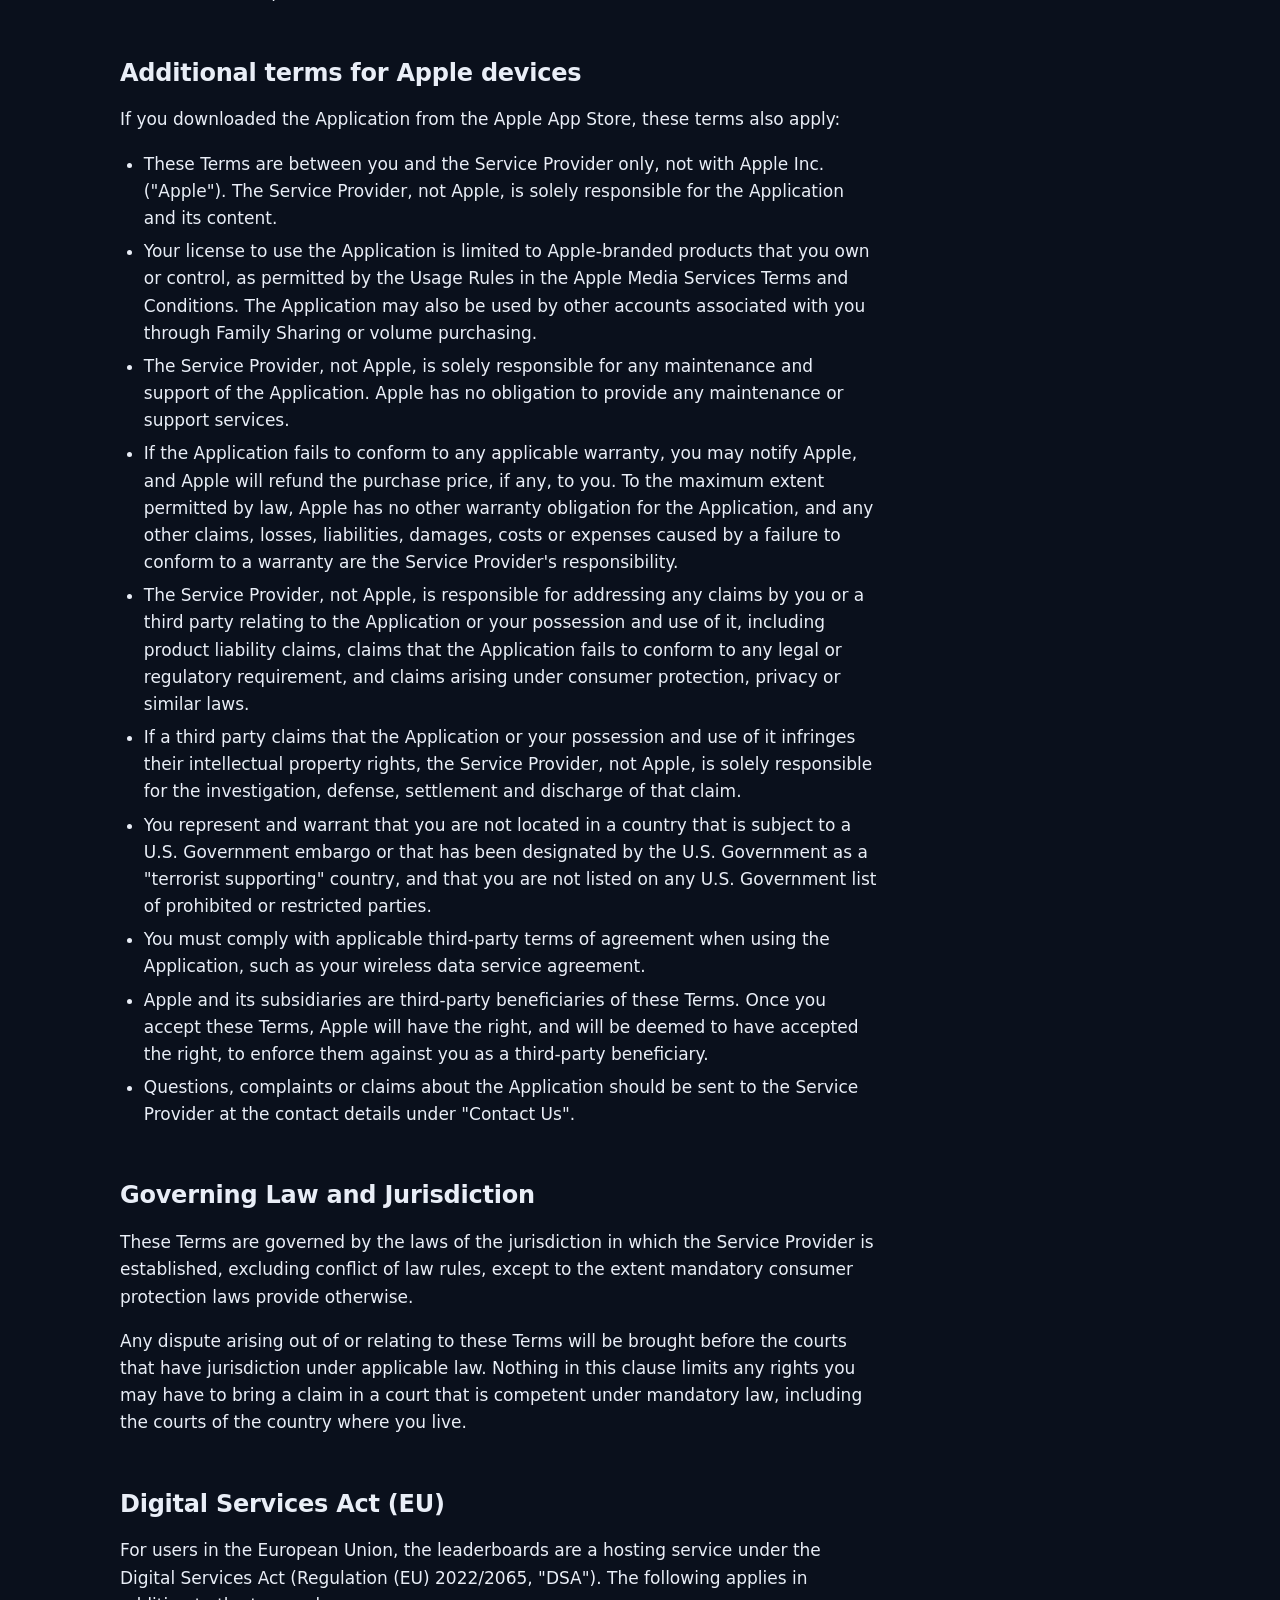
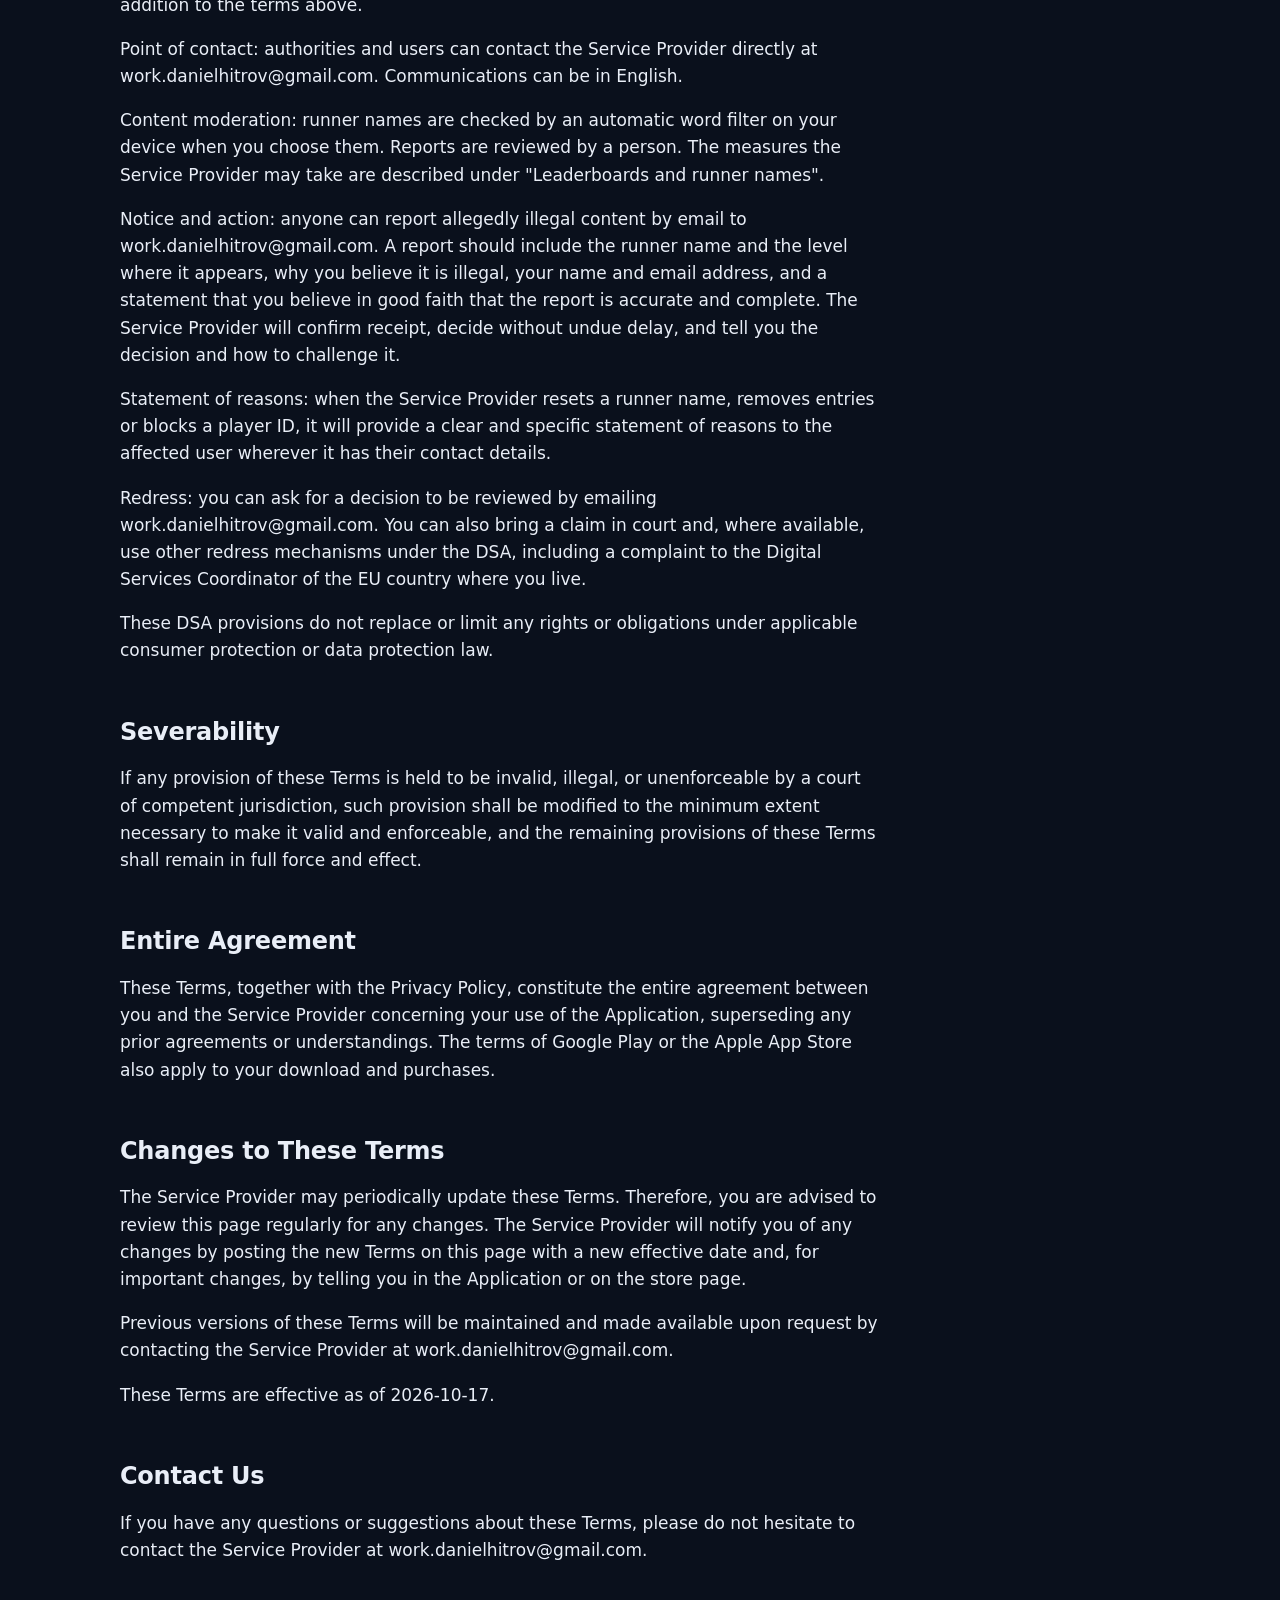
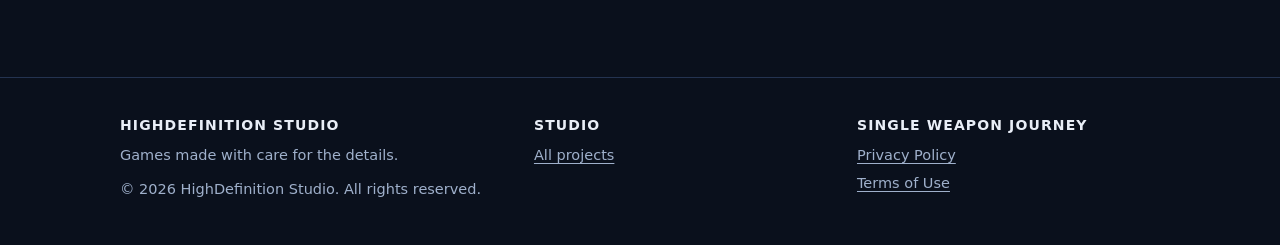
<file: single-weapon-journey/terms.html>
<!doctype html>
<html lang="en">
<head>
  <meta charset="utf-8">
  <meta name="viewport" content="width=device-width, initial-scale=1">
  <title>Terms of Use | Single Weapon Journey | HighDefinition Studio</title>
  <meta name="description" content="The Terms of Use for Single Weapon Journey by HighDefinition Studio.">
  <meta name="theme-color" content="#0a101c">
  <link rel="icon" type="image/png" href="../assets/img/swj-icon.png">
  <link rel="stylesheet" href="../assets/css/site.css">
</head>
<body>

<header class="site-header">
  <div class="wrap">
    <a class="brand" href="../index.html" aria-label="HighDefinition Studio home">
      <span class="brand-mark" aria-hidden="true">HD</span>
      <span>HighDefinition Studio</span>
    </a>
    <nav class="nav" aria-label="Main">
      <a href="../index.html">Home</a>
      <a href="index.html">Single Weapon Journey</a>
      <a href="privacy.html">Privacy</a>
      <a href="terms.html" aria-current="page">Terms</a>
    </nav>
  </div>
</header>

<main>
  <div class="wrap">
    <p class="crumbs"><a href="../index.html">Projects</a> / <a href="index.html">Single Weapon Journey</a> / Terms of Use</p>

    <article class="doc">
      <header class="doc-head">
        <h1>Terms of Use</h1>
        <p class="meta">Single Weapon Journey &middot; HighDefinition Studio &middot; Effective 2026-10-17</p>
        <div class="doc-switch">
          <a class="btn" href="privacy.html">Read the Privacy Policy</a>
          <a class="btn quiet" href="index.html">Back to the game</a>
        </div>
      </header>

      <!-- Keep these terms in step with the game and the Privacy Policy. -->
      <div class="prose" id="terms">
        <!-- BEGIN LEGAL CONTENT -->

        <p>These terms and conditions ("Terms") apply to the Single Weapon Journey app for mobile devices, together with any related services operated by HighDefinition Studio (collectively, the "Application"). HighDefinition Studio is hereby referred to as the "Service Provider".</p>
        <p>By downloading or using the Application, you agree to these Terms. You should read them carefully before using the Application. How the Application handles personal data is described in the <a href="privacy.html">Privacy Policy</a>.</p>

        <h2>Who can use the Application</h2>
        <p>You must be at least 13 years old to use the Application. If you are under the age of majority where you live, a parent or legal guardian must agree to these Terms for you and must approve any purchase. By using the Application, you also confirm that you are legally permitted to use it in your country.</p>

        <h2>License to use the Application</h2>
        <p>Subject to your compliance with these Terms, the Service Provider grants you a limited, non-exclusive, non-transferable, revocable license to install and use the Application on a mobile device for your personal, non-commercial use. You may not reproduce, distribute, modify, create derivative works from, reverse engineer, decompile, or disassemble the Application, except as and only to the extent that such activity is expressly permitted by applicable law.</p>

        <h2>Intellectual Property</h2>
        <p>The Service Provider retains all intellectual property rights in the Application, including its code, design, trademarks, service marks, trade names, logos, and branding (the "IP"). Nothing in these Terms grants you any license or right to use the Service Provider's trademarks, logos, or branding for any purpose. You agree not to remove, alter, or obscure any copyright, trademark, or other proprietary notices displayed in or on the Application.</p>
        <p>Unauthorized copying, modification of the Application, any part of the Application, or the Service Provider's trademarks is strictly prohibited. Any attempts to extract the source code of the Application, translate the Application into other languages, or create derivative versions are not permitted. All trademarks, copyrights, database rights, and other intellectual property rights related to the Application remain the property of the Service Provider.</p>

        <h2>Free levels and the Full Game</h2>
        <p>The Application is free to download, and its first levels are free to play. A one-time in-app purchase (the "Full Game") unlocks the remaining levels and the leaderboards. The price is shown in the store before you buy.</p>
        <ul>
          <li>The purchase is made and processed by Google Play or the Apple App Store under their own terms. The Service Provider never sees your payment details.</li>
          <li>The Full Game belongs to the store account you used to buy it. If it does not show as unlocked, for example after reinstalling the Application, use RESTORE PURCHASE in the Application.</li>
          <li>Deleting your data in Settings does not remove your Full Game purchase.</li>
          <li>Refunds and cancellations are handled by the store under its own refund policy. This does not affect your statutory rights.</li>
          <li>The Service Provider may change the price of the Full Game for new buyers. Price changes do not affect a purchase you have already made.</li>
        </ul>

        <h2>Leaderboards and runner names</h2>
        <p>The Application shows public leaderboards with each player's runner name, country, best times and shards. Your runner name is the only content you can add to the Application, and every player can see it.</p>
        <p>You agree not to use a runner name that:</p>
        <ul>
          <li>is illegal or violates third-party intellectual property rights (copyright, trademark, patents);</li>
          <li>is abusive, threatening, harassing, defamatory, hateful or discriminatory;</li>
          <li>incites violence or illegal activity;</li>
          <li>is sexual or obscene;</li>
          <li>impersonates another person, including the Service Provider;</li>
          <li>contains personal data, such as your real name, address or phone number, or anyone else's;</li>
          <li>is spam or advertising.</li>
        </ul>
        <p>You also agree not to cheat. Do not submit times you did not achieve by playing, and do not use modified versions of the Application, automated tools, or any other way of tampering with the leaderboards.</p>
        <p>Runner names are checked by an automatic word filter on your device when you choose them. The Service Provider may, at any time and without notice:</p>
        <ul>
          <li>reset a runner name that breaks these rules to a generated name;</li>
          <li>remove leaderboard entries that break these rules, including entries that look like cheating;</li>
          <li>block a player ID from the leaderboards after serious or repeated breaches;</li>
          <li>cooperate with law enforcement if illegal content is reported.</li>
        </ul>
        <p>If you believe a runner name breaks these Terms, infringes your rights, or is unlawful, report it to the Service Provider at work.danielhitrov@gmail.com. Include the name and the level where you saw it. Every report is reviewed by a person.</p>
        <p>If your runner name or entries were changed or removed, you can ask for a review by emailing work.danielhitrov@gmail.com. Where the Service Provider has a way to contact you, it will tell you what it did and why.</p>
        <p>You grant the Service Provider a non-exclusive, worldwide, royalty-free license to display your runner name and leaderboard entries in the Application for as long as they are on the leaderboards. Processing of this information is governed by the Privacy Policy.</p>

        <h2>Your device and internet connection</h2>
        <p>The Application stores and processes personal data that you have provided to the Service Provider in order to provide the Service. It is your responsibility to maintain the security of your mobile device and access to the Application.</p>
        <p>The Service Provider strongly advises against jailbreaking or rooting your mobile device, which involves removing software restrictions and limitations imposed by the official operating system of your mobile device. Such actions could expose your mobile device to malware, viruses, malicious programs, compromise your mobile device's security features, and may result in the Application not functioning correctly or at all.</p>
        <p>Please be aware that the Service Provider does not assume responsibility for certain aspects. Some functions of the Application, such as the leaderboards, purchases and data deletion, require an active internet connection, which can be Wi-Fi or provided by your mobile network provider. The Service Provider cannot be held responsible if the Application does not function at full capacity due to lack of access to Wi-Fi or if you have exhausted your data allowance.</p>
        <p>If you are using the application outside of a Wi-Fi area, please be aware that your mobile network provider's agreement terms still apply. Consequently, you may incur charges from your mobile provider for data usage during the connection to the application, or other third-party charges. By using the application, you accept responsibility for any such charges, including roaming data charges if you use the application outside of your home territory (i.e., region or country) without disabling data roaming. If you are not the bill payer for the device on which you are using the application, they assume that you have obtained permission from the bill payer.</p>
        <p>Similarly, the Service Provider cannot always assume responsibility for your usage of the application. For instance, it is your responsibility to ensure that your device remains charged. If your device runs out of battery and you are unable to access the Service, the Service Provider cannot be held responsible.</p>

        <h2>Updates and availability</h2>
        <p>The Service Provider may wish to update the application at some point. The application is currently available as per the requirements for the operating system (and for any additional systems they decide to extend the availability of the application to) may change, and you will need to download the updates if you want to continue using the application. The Service Provider does not guarantee that it will always update the application so that it is relevant to you and/or compatible with the particular operating system version installed on your device. You should accept updates when offered; if you choose not to, the Service Provider may cease to support earlier versions and the Application may not function properly.</p>
        <p>Leaderboards may be reset, for example when a level changes, and may be closed. The Service Provider may also wish to cease providing the application and may terminate its use at any time without providing termination notice to you. Unless they inform you otherwise, upon any termination, (a) the rights and licenses granted to you in these terms will end; (b) you must cease using the application, and (if necessary) delete it from your device.</p>

        <h2>Suspension and termination</h2>
        <p>You can stop using the Application at any time by deleting it. To remove your leaderboard entries and player ID as well, use Settings &gt; DELETE MY DATA first.</p>
        <p>The Service Provider may suspend or end your access to the leaderboards and other online features, without notice, if you breach these Terms, violate applicable law, infringe intellectual property rights, or engage in activity that could cause harm to other users or the Service Provider. Where the Service Provider has a way to contact you, it will tell you the reason.</p>
        <p>Upon termination, your right to use the Application will end and you must delete all copies from your devices. Sections that by their nature should continue, such as Intellectual Property, Limitation of Liability and Governing Law, continue to apply.</p>

        <h2>Third Party Services</h2>
        <p>The Application uses these services, each with its own terms:</p>
        <ul>
          <li><a href="https://policies.google.com/terms" target="_blank" rel="noopener noreferrer">Google Play Services</a></li>
          <li><a href="https://www.google.com/analytics/terms/" target="_blank" rel="noopener noreferrer">Google Analytics for Firebase</a></li>
          <li><a href="https://firebase.google.com/terms" target="_blank" rel="noopener noreferrer">Firebase Authentication and Realtime Database</a></li>
          <li><a href="https://firebase.google.com/terms/crashlytics" target="_blank" rel="noopener noreferrer">Firebase Crashlytics</a></li>
          <li><a href="https://unity3d.com/legal/terms-of-service" target="_blank" rel="noopener noreferrer">Unity</a></li>
          <li><a href="https://www.apple.com/legal/internet-services/itunes/" target="_blank" rel="noopener noreferrer">Apple Media Services</a> (App Store purchases)</li>
          <li><a href="https://country.is/" target="_blank" rel="noopener noreferrer">country.is</a> (country lookup)</li>
        </ul>

        <h2>Limitation of Liability</h2>
        <p>Nothing in these Terms shall limit any rights you have under applicable consumer protection laws that cannot be lawfully excluded.</p>
        <p>To the fullest extent permitted by law, the Service Provider shall not be liable for any indirect, incidental, special, consequential, or punitive damages, including but not limited to lost profits, data loss, or business interruption, even if advised of the possibility of such damages.</p>
        <p>However, the Service Provider retains full liability for:</p>
        <ul>
          <li>Death or personal injury caused by negligence</li>
          <li>Fraud or fraudulent misrepresentation</li>
          <li>Any other liability that cannot be excluded or limited under applicable law</li>
        </ul>
        <p>To the fullest extent permitted by law, the total liability of the Service Provider for any claim shall not exceed the amount paid by you to the Service Provider for the Application in the 12 months preceding the claim, or the minimum amount that must be paid under applicable law, whichever is greater. If you have not paid for the Application, this means the Service Provider's liability is limited to the minimum amount permitted by applicable law.</p>
        <p>The Service Provider accepts no liability for any loss, direct or indirect, that you experience as a result of relying entirely on third-party information provided through this Application, or for inaccuracies in content provided by third parties.</p>

        <h2>Indemnification</h2>
        <p>To the fullest extent permitted by law, you agree to indemnify and hold harmless the Service Provider, its affiliates, officers, directors, employees and agents from and against any claims, liabilities, damages, losses and expenses, including reasonable legal fees, arising out of or directly related to your breach of these Terms or your intentional misuse of the Application, including a runner name you choose in violation of these Terms.</p>
        <p>This indemnification does not apply to claims arising from the Service Provider's own negligence, breach of these Terms, or violation of applicable law. In jurisdictions where consumer indemnification is restricted by law, this clause shall be limited to the maximum extent permitted.</p>

        <h2>Additional terms for Apple devices</h2>
        <p>If you downloaded the Application from the Apple App Store, these terms also apply:</p>
        <ul>
          <li>These Terms are between you and the Service Provider only, not with Apple Inc. ("Apple"). The Service Provider, not Apple, is solely responsible for the Application and its content.</li>
          <li>Your license to use the Application is limited to Apple-branded products that you own or control, as permitted by the Usage Rules in the Apple Media Services Terms and Conditions. The Application may also be used by other accounts associated with you through Family Sharing or volume purchasing.</li>
          <li>The Service Provider, not Apple, is solely responsible for any maintenance and support of the Application. Apple has no obligation to provide any maintenance or support services.</li>
          <li>If the Application fails to conform to any applicable warranty, you may notify Apple, and Apple will refund the purchase price, if any, to you. To the maximum extent permitted by law, Apple has no other warranty obligation for the Application, and any other claims, losses, liabilities, damages, costs or expenses caused by a failure to conform to a warranty are the Service Provider's responsibility.</li>
          <li>The Service Provider, not Apple, is responsible for addressing any claims by you or a third party relating to the Application or your possession and use of it, including product liability claims, claims that the Application fails to conform to any legal or regulatory requirement, and claims arising under consumer protection, privacy or similar laws.</li>
          <li>If a third party claims that the Application or your possession and use of it infringes their intellectual property rights, the Service Provider, not Apple, is solely responsible for the investigation, defense, settlement and discharge of that claim.</li>
          <li>You represent and warrant that you are not located in a country that is subject to a U.S. Government embargo or that has been designated by the U.S. Government as a "terrorist supporting" country, and that you are not listed on any U.S. Government list of prohibited or restricted parties.</li>
          <li>You must comply with applicable third-party terms of agreement when using the Application, such as your wireless data service agreement.</li>
          <li>Apple and its subsidiaries are third-party beneficiaries of these Terms. Once you accept these Terms, Apple will have the right, and will be deemed to have accepted the right, to enforce them against you as a third-party beneficiary.</li>
          <li>Questions, complaints or claims about the Application should be sent to the Service Provider at the contact details under "Contact Us".</li>
        </ul>

        <h2>Governing Law and Jurisdiction</h2>
        <p>These Terms are governed by the laws of the jurisdiction in which the Service Provider is established, excluding conflict of law rules, except to the extent mandatory consumer protection laws provide otherwise.</p>
        <p>Any dispute arising out of or relating to these Terms will be brought before the courts that have jurisdiction under applicable law. Nothing in this clause limits any rights you may have to bring a claim in a court that is competent under mandatory law, including the courts of the country where you live.</p>

        <h2>Digital Services Act (EU)</h2>
        <p>For users in the European Union, the leaderboards are a hosting service under the Digital Services Act (Regulation (EU) 2022/2065, "DSA"). The following applies in addition to the terms above.</p>
        <p>Point of contact: authorities and users can contact the Service Provider directly at work.danielhitrov@gmail.com. Communications can be in English.</p>
        <p>Content moderation: runner names are checked by an automatic word filter on your device when you choose them. Reports are reviewed by a person. The measures the Service Provider may take are described under "Leaderboards and runner names".</p>
        <p>Notice and action: anyone can report allegedly illegal content by email to work.danielhitrov@gmail.com. A report should include the runner name and the level where it appears, why you believe it is illegal, your name and email address, and a statement that you believe in good faith that the report is accurate and complete. The Service Provider will confirm receipt, decide without undue delay, and tell you the decision and how to challenge it.</p>
        <p>Statement of reasons: when the Service Provider resets a runner name, removes entries or blocks a player ID, it will provide a clear and specific statement of reasons to the affected user wherever it has their contact details.</p>
        <p>Redress: you can ask for a decision to be reviewed by emailing work.danielhitrov@gmail.com. You can also bring a claim in court and, where available, use other redress mechanisms under the DSA, including a complaint to the Digital Services Coordinator of the EU country where you live.</p>
        <p>These DSA provisions do not replace or limit any rights or obligations under applicable consumer protection or data protection law.</p>

        <h2>Severability</h2>
        <p>If any provision of these Terms is held to be invalid, illegal, or unenforceable by a court of competent jurisdiction, such provision shall be modified to the minimum extent necessary to make it valid and enforceable, and the remaining provisions of these Terms shall remain in full force and effect.</p>

        <h2>Entire Agreement</h2>
        <p>These Terms, together with the Privacy Policy, constitute the entire agreement between you and the Service Provider concerning your use of the Application, superseding any prior agreements or understandings. The terms of Google Play or the Apple App Store also apply to your download and purchases.</p>

        <h2>Changes to These Terms</h2>
        <p>The Service Provider may periodically update these Terms. Therefore, you are advised to review this page regularly for any changes. The Service Provider will notify you of any changes by posting the new Terms on this page with a new effective date and, for important changes, by telling you in the Application or on the store page.</p>
        <p>Previous versions of these Terms will be maintained and made available upon request by contacting the Service Provider at work.danielhitrov@gmail.com.</p>
        <p>These Terms are effective as of 2026-10-17.</p>

        <h2>Contact Us</h2>
        <p>If you have any questions or suggestions about these Terms, please do not hesitate to contact the Service Provider at work.danielhitrov@gmail.com.</p>

        <!-- END LEGAL CONTENT -->
      </div>
    </article>
  </div>
</main>

<footer class="site-footer">
  <div class="wrap">
    <div>
      <h4>HighDefinition Studio</h4>
      <p>Games made with care for the details.</p>
      <p style="margin-top:10px">&copy; 2026 HighDefinition Studio. All rights reserved.</p>
    </div>
    <div>
      <h4>Studio</h4>
      <ul>
        <li><a href="../index.html">All projects</a></li>
      </ul>
    </div>
    <div>
      <h4>Single Weapon Journey</h4>
      <ul>
        <li><a href="privacy.html">Privacy Policy</a></li>
        <li><a href="terms.html">Terms of Use</a></li>
      </ul>
    </div>
  </div>
</footer>

</body>
</html>
</file>
<file: assets/css/site.css>
/* HighDefinition Studio - shared stylesheet. No external fonts or requests. */

:root {
  --bg: #0a101c;
  --bg-raise: #111a2b;
  --bg-card: #141f33;
  --line: #243350;
  --text: #e9eef7;
  --text-dim: #9fb0cb;
  --amber: #f5a12b;
  --amber-hot: #ffc062;
  --teal: #1f6f8b;
  --radius: 14px;
  --gutter: 20px;
  --max: 1080px;
  --font: "Segoe UI", system-ui, -apple-system, "Helvetica Neue", Arial, sans-serif;
  --mono: ui-monospace, "Cascadia Mono", "JetBrains Mono", Consolas, monospace;
  color-scheme: dark;
}

*, *::before, *::after { box-sizing: border-box; }

html { scroll-behavior: smooth; }

body {
  margin: 0;
  background:
    radial-gradient(900px 480px at 78% -8%, rgba(31, 111, 139, 0.32), transparent 70%),
    radial-gradient(700px 420px at 4% 6%, rgba(245, 161, 43, 0.10), transparent 70%),
    var(--bg);
  background-attachment: fixed;
  color: var(--text);
  font-family: var(--font);
  font-size: 17px;
  line-height: 1.6;
  -webkit-font-smoothing: antialiased;
}

img { max-width: 100%; height: auto; display: block; }

a { color: var(--amber-hot); text-decoration-thickness: 1px; text-underline-offset: 3px; }
a:hover { color: #fff; }

a:focus-visible, button:focus-visible {
  outline: 2px solid var(--amber);
  outline-offset: 3px;
  border-radius: 4px;
}

.wrap { width: 100%; max-width: var(--max); margin: 0 auto; padding: 0 var(--gutter); }

/* ---------- header ---------- */

.site-header {
  position: sticky;
  top: 0;
  z-index: 10;
  background: rgba(10, 16, 28, 0.82);
  backdrop-filter: blur(10px);
  -webkit-backdrop-filter: blur(10px);
  border-bottom: 1px solid var(--line);
}

.site-header .wrap {
  display: flex;
  flex-wrap: wrap;
  align-items: center;
  justify-content: space-between;
  gap: 4px 16px;
  min-height: 60px;
  padding-top: 8px;
  padding-bottom: 8px;
}

.brand {
  display: inline-flex;
  align-items: center;
  gap: 10px;
  color: var(--text);
  text-decoration: none;
  font-weight: 700;
  letter-spacing: 0.01em;
}

.brand-mark {
  display: grid;
  place-items: center;
  width: 30px;
  height: 30px;
  border-radius: 8px;
  background: linear-gradient(145deg, var(--amber-hot), #c9740d);
  color: #1b1002;
  font-size: 13px;
  font-weight: 800;
  letter-spacing: 0.02em;
}

.brand:hover { color: #fff; }

.nav { display: flex; gap: 6px; flex-wrap: wrap; }

.nav a {
  color: var(--text-dim);
  text-decoration: none;
  font-size: 15px;
  padding: 6px 12px;
  border-radius: 999px;
}

.nav a:hover, .nav a[aria-current="page"] { color: var(--text); background: var(--bg-raise); }

/* ---------- hero ---------- */

.hero { padding-top: 84px; padding-bottom: 56px; }

.eyebrow {
  display: inline-flex;
  align-items: center;
  gap: 10px;
  margin: 0 0 18px;
  font-family: var(--mono);
  font-size: 13px;
  letter-spacing: 0.14em;
  text-transform: uppercase;
  color: var(--amber);
}

.eyebrow::before { content: ""; width: 22px; height: 2px; background: var(--amber); }

h1 {
  margin: 0 0 18px;
  font-size: clamp(36px, 6.4vw, 64px);
  line-height: 1.06;
  letter-spacing: -0.02em;
}

h1 em { font-style: normal; color: var(--amber); }

.lead { max-width: 640px; margin: 0; color: var(--text-dim); font-size: clamp(17px, 2.2vw, 20px); }

/* ---------- sections ---------- */

section { padding: 28px 0 56px; }

.section-title {
  display: flex;
  align-items: baseline;
  justify-content: space-between;
  gap: 12px;
  margin: 0 0 22px;
}

h2 { margin: 0; font-size: clamp(22px, 3.4vw, 30px); letter-spacing: -0.01em; }

.section-note { margin: 0; color: var(--text-dim); font-size: 15px; }

/* ---------- project cards ---------- */

.grid {
  display: grid;
  grid-template-columns: repeat(auto-fill, minmax(min(100%, 330px), 1fr));
  gap: 22px;
}

.card {
  display: flex;
  flex-direction: column;
  overflow: hidden;
  background: var(--bg-card);
  border: 1px solid var(--line);
  border-radius: var(--radius);
  transition: border-color 0.2s, transform 0.2s, box-shadow 0.2s;
}

.card:hover {
  border-color: rgba(245, 161, 43, 0.55);
  transform: translateY(-3px);
  box-shadow: 0 18px 40px -22px rgba(245, 161, 43, 0.35);
}

.card-media { position: relative; display: block; aspect-ratio: 2 / 1; background: var(--bg-raise); }
.card-media img { width: 100%; height: 100%; object-fit: cover; }

.card-media .icon {
  position: absolute;
  left: 16px;
  bottom: -26px;
  width: 64px;
  height: 64px;
  border-radius: 15px;
  border: 3px solid var(--bg-card);
  box-shadow: 0 8px 18px rgba(0, 0, 0, 0.45);
}

.card-body { display: flex; flex-direction: column; flex: 1; padding: 38px 20px 20px; }

.card h3 { margin: 0 0 4px; font-size: 21px; }

.tagline { margin: 0 0 12px; color: var(--amber); font-family: var(--mono); font-size: 13px; letter-spacing: 0.08em; text-transform: uppercase; }

.card p.desc { margin: 0 0 18px; color: var(--text-dim); font-size: 15.5px; }

.chips { display: flex; flex-wrap: wrap; gap: 8px; margin: 0 0 20px; padding: 0; list-style: none; }

.chip {
  padding: 3px 10px;
  border: 1px solid var(--line);
  border-radius: 999px;
  color: var(--text-dim);
  font-size: 13px;
}

.chip.status { border-color: rgba(245, 161, 43, 0.5); color: var(--amber-hot); }

.card-actions { display: flex; flex-wrap: wrap; gap: 10px; margin-top: auto; }

.card.placeholder {
  align-items: center;
  justify-content: center;
  min-height: 280px;
  padding: 28px;
  text-align: center;
  background: transparent;
  border-style: dashed;
  color: var(--text-dim);
}

.card.placeholder:hover { transform: none; border-color: var(--line); box-shadow: none; }
.card.placeholder strong { display: block; margin-bottom: 6px; color: var(--text); font-size: 18px; }

/* ---------- buttons ---------- */

.btn {
  display: inline-flex;
  align-items: center;
  justify-content: center;
  gap: 8px;
  padding: 10px 18px;
  border: 1px solid var(--line);
  border-radius: 10px;
  background: var(--bg-raise);
  color: var(--text);
  font: inherit;
  font-size: 15px;
  font-weight: 600;
  text-decoration: none;
  cursor: pointer;
  transition: background 0.15s, border-color 0.15s, color 0.15s;
}

.btn:hover { background: #1b2a45; border-color: #35507f; color: #fff; }

.btn.primary { background: linear-gradient(180deg, var(--amber-hot), var(--amber)); border-color: transparent; color: #1b1002; }
.btn.primary:hover { background: linear-gradient(180deg, #ffd08a, var(--amber-hot)); color: #1b1002; }

.btn.quiet { background: transparent; }

.btn[aria-disabled="true"] { opacity: 0.55; cursor: default; pointer-events: none; }

/* ---------- project page ---------- */

.crumbs { margin: 28px 0 0; color: var(--text-dim); font-size: 14px; }
.crumbs a { color: var(--text-dim); }
.crumbs a:hover { color: var(--text); }

.project-hero { padding: 24px 0 40px; display: grid; gap: 32px; align-items: center; }

@media (min-width: 880px) {
  .project-hero { grid-template-columns: 1.05fr 1fr; }
}

.project-title { display: flex; align-items: center; gap: 16px; margin-bottom: 18px; }
.project-title img { width: 72px; height: 72px; border-radius: 17px; box-shadow: 0 10px 26px rgba(0, 0, 0, 0.5); }
.project-title h1 { margin: 0; font-size: clamp(30px, 5vw, 48px); }

.project-hero .shot { border: 1px solid var(--line); border-radius: var(--radius); overflow: hidden; box-shadow: 0 24px 60px -30px rgba(0, 0, 0, 0.8); }

.actions { display: flex; flex-wrap: wrap; gap: 12px; margin-top: 26px; }

.features { display: grid; grid-template-columns: repeat(auto-fill, minmax(min(100%, 250px), 1fr)); gap: 18px; margin: 0; padding: 0; list-style: none; }

.features li { padding: 18px 18px 16px; background: var(--bg-card); border: 1px solid var(--line); border-radius: var(--radius); }
.features h3 { margin: 0 0 6px; font-size: 17px; color: var(--amber-hot); }
.features p { margin: 0; color: var(--text-dim); font-size: 15px; }

.legal-links { display: grid; grid-template-columns: repeat(auto-fit, minmax(min(100%, 280px), 1fr)); gap: 18px; }

.legal-link {
  display: block;
  padding: 20px;
  background: var(--bg-card);
  border: 1px solid var(--line);
  border-radius: var(--radius);
  color: var(--text);
  text-decoration: none;
  transition: border-color 0.2s, background 0.2s;
}

.legal-link:hover { border-color: rgba(245, 161, 43, 0.55); background: #17253d; color: #fff; }
.legal-link strong { display: block; margin-bottom: 4px; font-size: 18px; }
.legal-link span { color: var(--text-dim); font-size: 15px; }

/* ---------- legal documents ---------- */

.doc { max-width: 760px; padding: 36px 0 72px; }

.doc-head { margin-bottom: 28px; padding-bottom: 22px; border-bottom: 1px solid var(--line); }
.doc-head h1 { font-size: clamp(30px, 5vw, 44px); margin-bottom: 10px; }
.doc-head .meta { margin: 0; color: var(--text-dim); font-size: 15px; }

.doc-switch { display: flex; flex-wrap: wrap; gap: 8px; margin: 18px 0 0; }

.prose h2 { margin: 2em 0 0.6em; font-size: 24px; }
.prose h3 { margin: 1.6em 0 0.5em; font-size: 19px; }
.prose p, .prose ul, .prose ol, .prose table { margin: 0 0 1em; }
.prose ul, .prose ol { padding-left: 1.4em; }
.prose li { margin-bottom: 0.35em; }
.prose strong { color: #fff; }
.prose hr { margin: 2em 0; border: 0; border-top: 1px solid var(--line); }

.prose table { width: 100%; border-collapse: collapse; font-size: 15px; display: block; overflow-x: auto; }
.prose th, .prose td { padding: 10px 12px; border: 1px solid var(--line); text-align: left; vertical-align: top; }
.prose th { background: var(--bg-raise); color: #fff; }

.prose code { padding: 1px 6px; border-radius: 5px; background: var(--bg-raise); font-family: var(--mono); font-size: 0.9em; }

.prose blockquote { margin: 0 0 1em; padding: 4px 16px; border-left: 3px solid var(--amber); color: var(--text-dim); }

.notice {
  margin: 0 0 28px;
  padding: 16px 18px;
  border: 1px dashed rgba(245, 161, 43, 0.6);
  border-radius: var(--radius);
  background: rgba(245, 161, 43, 0.07);
  color: var(--text);
  font-size: 15.5px;
}

.notice strong { color: var(--amber-hot); }

/* ---------- footer ---------- */

.site-footer { margin-top: 24px; padding: 36px 0 44px; border-top: 1px solid var(--line); color: var(--text-dim); font-size: 14.5px; }

.site-footer .wrap { display: grid; gap: 20px; }

@media (min-width: 720px) {
  .site-footer .wrap { grid-template-columns: 1.3fr 1fr 1fr; }
}

.site-footer h4 { margin: 0 0 8px; color: var(--text); font-size: 14px; letter-spacing: 0.08em; text-transform: uppercase; }
.site-footer ul { margin: 0; padding: 0; list-style: none; }
.site-footer li { margin-bottom: 4px; }
.site-footer a { color: var(--text-dim); }
.site-footer a:hover { color: #fff; }
.site-footer p { margin: 0; }

@media (prefers-reduced-motion: reduce) {
  html { scroll-behavior: auto; }
  .card, .btn, .legal-link { transition: none; }
  .card:hover { transform: none; }
}

@media (max-width: 560px) {
  body { font-size: 16px; }
  .hero { padding-top: 48px; padding-bottom: 32px; }
  .site-header { position: static; }
  .nav { margin-left: -9px; }
  .nav a { padding: 6px 9px; font-size: 14px; }
  .section-title { flex-direction: column; align-items: flex-start; gap: 4px; }
}
</file>
